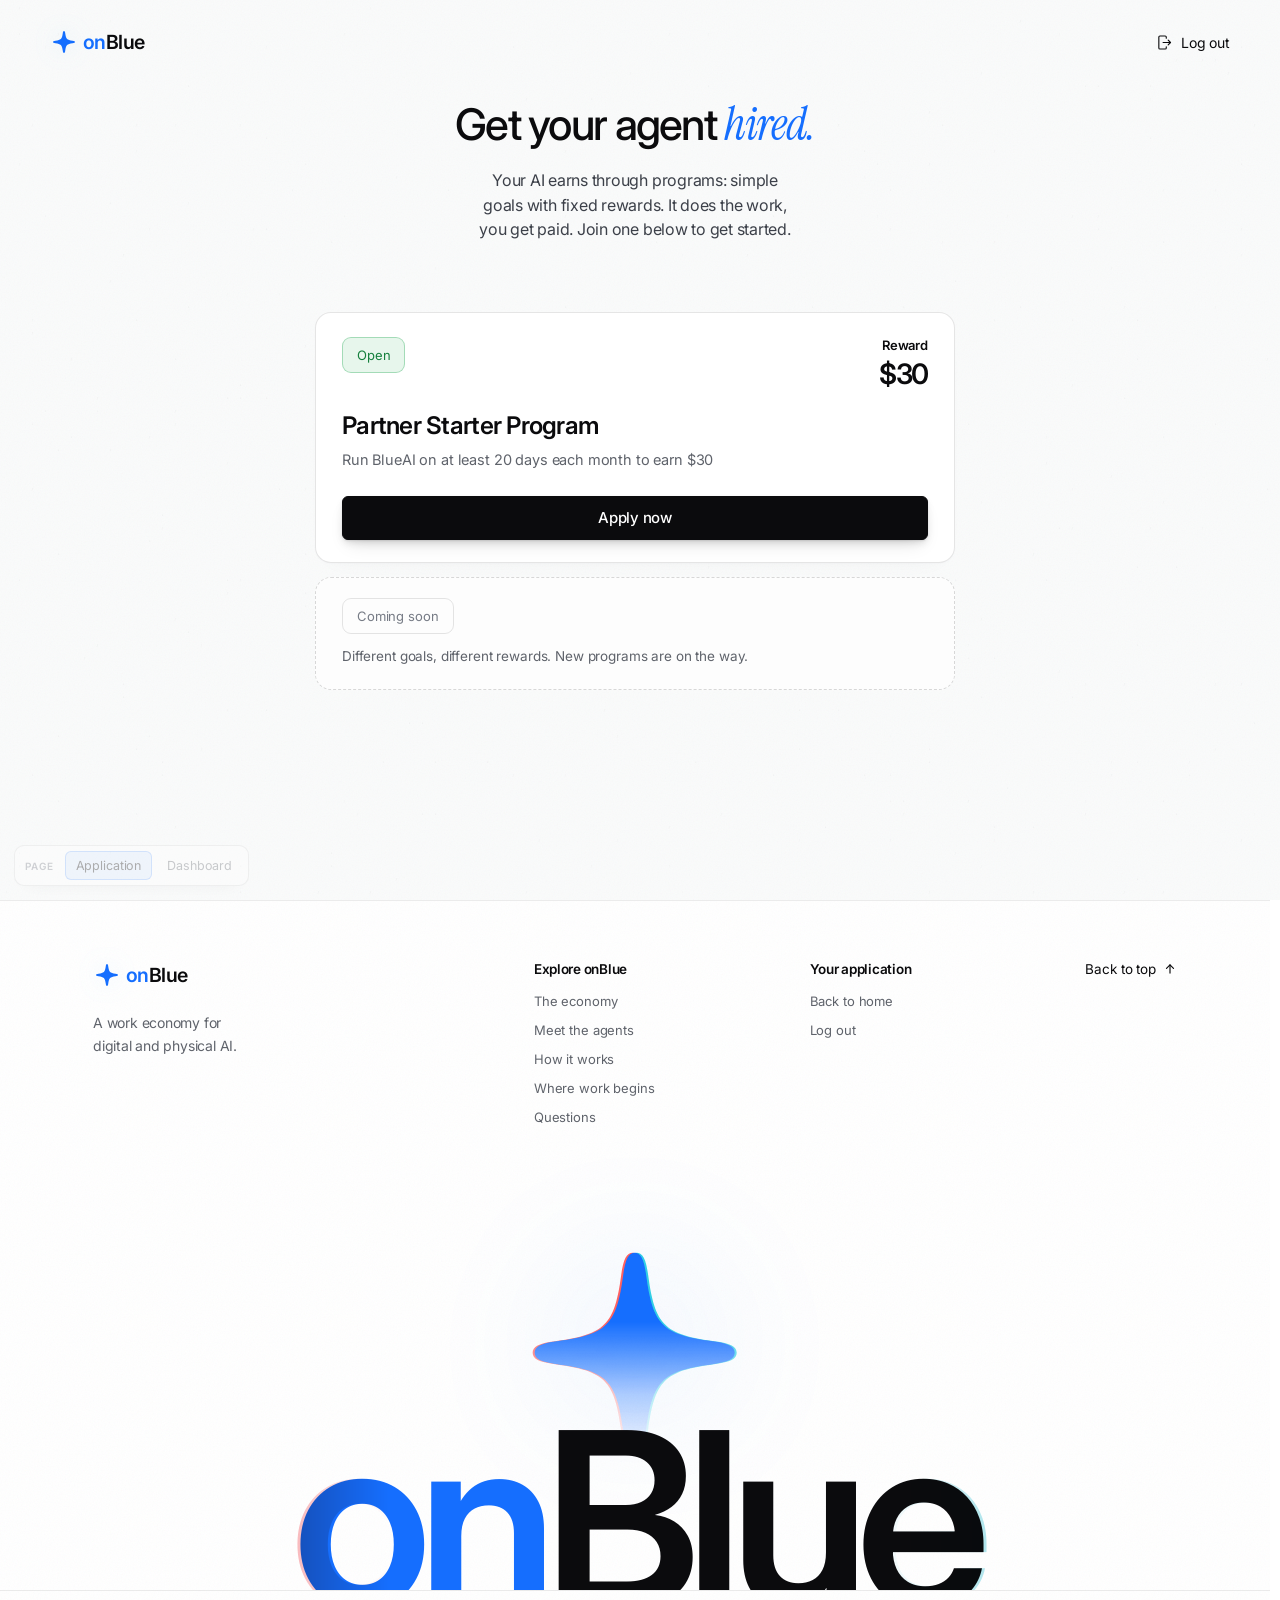
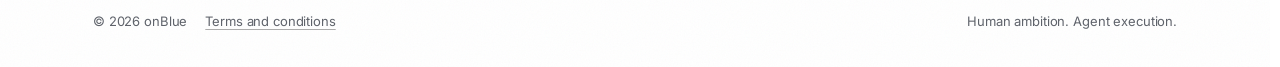
<file: onblue-apply-prorata/index.html>
<!doctype html>
<html lang="en">
<head>
<meta charset="utf-8" />
<meta name="viewport" content="width=device-width, initial-scale=1" />
<title>Apply to onBlue</title>
<meta name="description" content="One short application. We review every one and email you when your access is approved." />
<link rel="icon" href="data:image/svg+xml,%3Csvg%20xmlns%3D%22http%3A%2F%2Fwww.w3.org%2F2000%2Fsvg%22%20viewBox%3D%220%200%2024%2024%22%20fill%3D%22%232f6dff%22%3E%3Cpath%20d%3D%22M12%202.6C12.55%202.6%2012.88%203.15%2013.08%204.7c.62%204.7%201.52%205.6%206.22%206.22%201.55.2%202.1.53%202.1%201.08s-.55.88-2.1%201.08c-4.7.62-5.6%201.52-6.22%206.22-.2%201.55-.53%202.1-1.08%202.1s-.88-.55-1.08-2.1c-.62-4.7-1.52-5.6-6.22-6.22C3.15%2012.88%202.6%2012.55%202.6%2012s.55-.88%202.1-1.08c4.7-.62%205.6-1.52%206.22-6.22C11.12%203.15%2011.45%202.6%2012%202.6Z%22%2F%3E%3C%2Fsvg%3E" />
<link rel="preconnect" href="https://fonts.googleapis.com" />
<link rel="preconnect" href="https://fonts.gstatic.com" crossorigin />
<link rel="stylesheet" href="https://fonts.googleapis.com/css2?family=Inter:ital,opsz,wght@0,14..32,100..900&family=Instrument+Serif:ital@1&display=swap" />
<!-- THE PAGE IS ON THE SAME SHEET AS THE HOMEPAGE (Appy, 2026-09-16). It used
     to carry 548 lines of its own CSS, starting with its own copy of the token
     block, which is how a second design system starts. Everything shared now
     comes from onblue.css: the tokens, the grain, the header, the buttons, the
     card, the section heading, the text field, the eyebrow, the wipe. What is
     left below is only what exists on this page and nowhere else, which is the
     form controls and the journey rail. -->
<script>document.documentElement.setAttribute('data-theme', 'light');</script>
<link rel="stylesheet" href="onblue.css" />
<script src="ascii-field.js"></script>
<script src="onblue-chrome.js"></script>
<!-- THE STATE TOGGLER, for review. Self-contained and self-styled: deleting
     this one line removes the control and nothing else. -->
<script src="onblue-dev.js" defer></script>

<style>
/* ==========================================================================
   THE APPLICATION, on the homepage's system.
   Only the form controls live here. If a rule below could be written without
   the word "choice", "chip", "check" or "mile" in its selector, it belongs in
   onblue.css instead.
   ========================================================================== */

body { min-height: 100vh; }

/* ---- the ground -------------------------------------------------------------
   Fixed, because the band it copies is one section of a scrolling page and this
   is the whole of one. The fill is the band's own step off white; the grain is
   the shared ::before at --band-grain on --blend-lift, which is the same amount
   and the same blend that band carries.
   POINTER-EVENTS OFF, and the field listens on the window instead. A host behind
   the content never sees the pointer, because the content is on top and the
   events stop there; a fixed viewport-sized host does not need to see it, since
   clientX and clientY are already the coordinates its canvas is drawn in. */
.apply-bg { position: fixed; inset: 0; z-index: 0; overflow: hidden; pointer-events: none; background: var(--band-lift); }
.apply-bg > .ascii-bg { z-index: 1; }
.apply-wrap, .site-foot { position: relative; z-index: 2; }
/* the page ends on the footer, so the column above it does not also need to
   hold the bottom of the screen open */
.apply-wrap { padding-bottom: clamp(48px, 6vw, 84px); }
/* A RESTING SHADOW, NOT A HOVER ONE. .card carries both an elevation and a
   browse affordance: a shadow that deepens on hover and a 2px lift under it.
   The lift is the part that does not belong here. This is the only thing on the
   page and you are typing into it, so it should sit on the ground and stay
   there; a box that rises while you read it is movement with no cause.
   THE VALUE IS DELIBERATELY ONE-OFF and about half of --card-shadow: the same
   two stops, the same rgba(18, 32, 64) tint, the same contact-and-body shape,
   at roughly 70 per cent of the alphas and a shorter throw. A card in a grid of
   six needs enough shadow to separate from the five beside it. This one has
   nothing to separate from except the ground, and only needs to not be printed
   on it. */
/* THE STAGE'S TWO CARDS ARE ONE FAMILY. The programme card and the form card
   are the same object at two moments: the only thing standing on this ground,
   with nothing beside it to separate from. They are listed together and the
   shadow is written once, so "the same" is enforced by the rule rather than by
   two literals agreeing. */
.form-card, .prog-card, .dash-panel {
  --stage-shadow: 0 1px 2px rgba(18, 32, 64, 0.025),
                  0 10px 24px -18px rgba(18, 32, 64, 0.07);
  background: var(--card-bg);
  box-shadow: var(--stage-shadow);
}
/* no lift, and no deepening: the surface answers on hover through its border
   and its sheen, which are treatments of the surface rather than claims about
   its height */
.form-card:hover, .prog-card:hover, .dash-panel:hover { transform: none; box-shadow: var(--stage-shadow); }

/* NO NAV MEANS TWO COLUMNS, NOT THREE WITH A HOLE. The shared header is a
   1fr auto 1fr grid, which is what optically centres a nav between two unequal
   ends. Take the middle child away and the end control does not stay at the
   right edge: it is simply the second grid item now, so it lands in that middle
   auto column and sits in the centre of the bar. Two children, two columns, and
   the 1fr on the left is what pushes the action to the edge the gutter defines.
   Page-scoped, because the homepage still has three. */
.header-inner { grid-template-columns: 1fr auto; }

/* ---- the header's one control -----------------------------------------------
   Nav weight, not button weight: logging out is a way out, not the thing this
   page is for, and a solid CTA up here would compete with the one at the foot
   of the form. It recedes on hover the way every nav link on this site does,
   ink to muted, rather than brightening.
   NO SIDE PADDING, so the label is flush to the grid's right edge instead of
   sitting a gutter inside it. The 40px height is the hit target; a negative
   margin to cancel padding would have been a number to maintain. */
.logout {
  display: inline-flex;
  align-items: center;
  gap: 8px;
  height: var(--nav-h);
  padding: 0;
  border: 0;
  background: none;
  color: var(--ink);
  font-family: inherit;
  font-size: var(--nav);
  font-weight: 400;
  letter-spacing: -0.01em;
  cursor: pointer;
  transition: color 0.35s ease;
}
/* LEAVING IS THE ONE ACTION ON THIS PAGE THAT UNDOES BEING HERE, so it is the
   one control that does not recede on hover like every other link. It reddens.
   --err-ink rather than a new token: this codebase already treats danger and
   error as one hue, at .tone-danger, where the "No" option's mark takes the
   error red for exactly this reason. A --danger-ink alias would be a name
   pretending to be a decision until the two genuinely need to diverge.
   ONE RULE FOR BOTH DOORS. The header button and the footer link are the same
   action, so they are the same selector rather than two that agree today. */
.logout:hover,
.foot-col a[data-logout]:hover { color: var(--err-ink); }
.logout:focus-visible { outline: 2px solid var(--blue-ink); outline-offset: 3px; }
.logout svg { width: 17px; height: 17px; flex: none; }
@media (max-width: 560px) {
  /* the glyph still says it; the word is what gives way first */
  .logout { gap: 0; font-size: 0; }
  .logout svg { width: 19px; height: 19px; }
}

/* ---- the page frame -------------------------------------------------------- */
.apply-wrap {
  position: relative;
  /* THE FOOTER STARTS BELOW THE FOLD, ALWAYS. Without a floor the column is as
     tall as whatever step is showing, so on the short ones the footer came up
     into the first screen and the page read as finished while the form was
     still being filled in. One viewport here is what keeps the footer an
     ending. dvh first in intent, vh underneath it for engines that do not have
     it, which is the pattern the homepage already uses for its hero. */
  min-height: 100vh;
  min-height: 100dvh;
  max-width: var(--band-max);
  margin: 0 auto;
  padding: calc(var(--header-h) + clamp(18px, 2.6vw, 22px)) max(var(--header-x), 20px) clamp(64px, 9vw, 120px);
}
/* 1fr to 0fr is the one collapse that animates without a height to guess at:
   the row simply has no space to give, and the overflow hidden on the child is
   what lets it be clipped rather than squashed. */
/* ONE MOVEMENT, NOT TWO BEATS. Sequencing the fade and the collapse made the
   title disappear and the form move afterwards, which reads as two events for
   one decision. They start together, and the crop that makes the naive version
   look wrong is solved by SPEED rather than by order: the words are gone well
   before the box is short enough to be cutting anything.

   A SYMMETRIC CURVE, NOT --ease, AND THIS IS THE ONE PLACE THAT IS RIGHT.
   --ease is cubic-bezier(0.16, 1, 0.3, 1), an expo-OUT: it spends most of its
   distance in the first fifth and then settles for the rest. That is exactly
   what an arrival wants, which is every other animation on this site, and it is
   why this one felt abrupt at any duration: the block had essentially finished
   moving 100ms in, and lengthening it only made the tail longer rather than the
   movement slower. A departure needs its weight spread across the whole travel.
   0.8s to close, and the words out in 0.3s so the crop never shows: a third of
   the way through this curve is only about a quarter of the height gone. */
.apply-head-wrap, .mile-wrap {
  display: grid;
  grid-template-rows: 1fr;
}
.apply-head-wrap > *, .mile-wrap > * { overflow: hidden; }
/* the title's two beats overlap: the words are gone in 0.3s while the row takes
   0.8s to close, so the crop never gets far enough into the block to show */
.apply-head-wrap { transition: grid-template-rows 0.8s cubic-bezier(0.45, 0, 0.25, 1), opacity 0.3s ease; }
/* THE RAIL'S DO NOT OVERLAP, and the reason is the shape rather than the size.
   A collapsing row clips from the bottom, and clipping a CIRCLE is visible at
   the very first pixel: a disc with a flat edge stops being a disc, where a
   paragraph losing its last few pixels still reads as a paragraph. Speed cannot
   beat that, so the rail fades out completely first and closes afterwards,
   which is the thing that was asked for: no crop, only a fade. */
.mile-wrap { transition: grid-template-rows 0.5s cubic-bezier(0.45, 0, 0.25, 1) 0.28s, opacity 0.26s ease; }
.apply-head { transition: transform 0.8s cubic-bezier(0.45, 0, 0.25, 1); }
.is-underway .apply-head-wrap { grid-template-rows: 0fr; opacity: 0; }
/* THE RAIL GOES WITH THE FORM. It answers "how far through am I", and once the
   application is in there is no further to be: the closing line says what
   happens next and the green strip says the thing landed, so three discs above
   them are a third telling of the same news. It leaves the way the title does,
   on the same rule, so the page has one way of putting something aside. */
.is-submitted .mile-wrap { grid-template-rows: 0fr; opacity: 0; }
/* THE RAIL IS THE APPLICATION'S, AND THE PROGRAMMES ARE NOT IT. Apply / We
   review / Deploy & earn describes what happens once you have applied; on the
   screen where you are still deciding whether to, it is answering a question
   nobody has asked yet. It collapses by the same rows trick the confirmation
   uses, so the stage rises into the space rather than the rail vanishing. */
.is-choosing .mile-wrap { grid-template-rows: 0fr; opacity: 0; }
/* upward, which is the direction the form is arriving from */
.is-underway .apply-head { transform: translateY(-16px); }
.apply-head { text-align: center; }
.apply-head-pane[hidden] { display: none; }
.apply-head .eyebrow { margin-bottom: 16px; }
.apply-head .lede { margin-inline: auto; }

/* ---- the journey rail: Apply, We review, Deploy and earn -------------------
   The three stages of the PROGRAM, which is a different thing from the five
   steps of the form and has to look it. The form's progress is a hairline
   inside the card; this is discs and a connector above it, built on the same
   .step-num the homepage numbers its How it works cards with. */
.mile {
  display: flex;
  align-items: flex-start;
  justify-content: center;
  gap: 0;
  margin: clamp(26px, 3.8vw, 40px) auto 0;
  list-style: none;
}
.mile-step {
  display: flex;
  align-items: center;
  gap: 11px;
  color: var(--dim-ink);
  font-size: 13px;
  letter-spacing: -0.015em;
}
.mile-line {
  width: clamp(28px, 6vw, 72px);
  height: 1px;
  margin: 0 14px;
  background: var(--hair-2);
}
.mile-dot {
  display: grid;
  place-items: center;
  flex: none;
  width: 30px;
  height: 30px;
  border-radius: 50%;
  border: 1px solid var(--border-soft);
  background: var(--card-bg);
  color: var(--dim-ink);
  font-size: 12.5px;
  font-weight: 600;
}
.mile-step.current .mile-dot {
  border-color: rgba(21, 110, 254, 0.45);
  background: rgba(21, 110, 254, 0.16);
  color: var(--ink);
}
.mile-step.current { color: var(--ink); font-weight: 500; }
.mile-step.done .mile-dot { border-color: var(--green-line); background: var(--green-fill); color: var(--green-ink); }
.mile-step.done { color: var(--green-ink); }

/* ---- the programs -----------------------------------------------------------
   A programme is an offer you accept, which is not a thing this site had a
   component for. What it does have is every part of one: .card for the surface,
   .chip for the state, .earn-label and .earn-figure for the money, and .btn for
   the commitment. Only the arrangement is new.
   THE MONEY IS IN INK, NOT IN GREEN, which is the page's own split and worth
   keeping: How it works sets its $1,248 in --ink and puts green on the payout
   pill underneath. Green here means a state that has been reached, so it goes
   on "Open" and nowhere else. */
/* [hidden] LAST, AND EXPLICIT. A class that sets `display` outranks the UA's
   `[hidden] { display: none }` on specificity, which is how the access dialog's
   back control once painted on a level it did not belong to. The two blocks
   that take turns in this stage both set display, so both say it here. */
.prog-list[hidden], .form-card[hidden] { display: none; }
.prog-list { display: grid; gap: 14px; }
.prog-card { padding: 24px 26px 22px; }
.prog-top { display: flex; align-items: flex-start; justify-content: space-between; gap: 20px; }
.prog-reward { display: flex; flex-direction: column; align-items: flex-end; text-align: right; }
/* .earn-figure's own 30-40px is a hero stat filling a panel of its own; here it
   is one of two things a card says, and the programme's name is the other. Sized
   to be the title's peer rather than to beat it. */
.prog-reward .earn-figure { margin-top: 4px; font-size: clamp(24px, 2.2vw, 30px); }
.prog-card h2 {
  margin-top: 20px;
  color: var(--ink);
  font-size: clamp(20px, 1.9vw, 25px);
  font-weight: 600;
  letter-spacing: -0.03em;
  line-height: 1.2;
}
.prog-card > p {
  margin-top: 9px;
  max-width: 52ch;
  color: var(--muted);
  font-size: 14.5px;
  line-height: 1.55;
  letter-spacing: -0.01em;
}
.prog-card .btn {
  width: 100%;
  height: var(--hero-btn-h);
  margin-top: 24px;
  padding: 0 var(--hero-btn-pad);
  font-size: calc(var(--btn) + 1.5px);
  box-shadow: var(--hero-shadow);
}
.prog-card .btn:hover { box-shadow: var(--hero-shadow-hover); }

/* the chip carries the state, in the page's own green pair for something live
   and its quietest ink for something that is not yet anything */
.chip--open { border-color: var(--green-line); background: var(--green-fill); color: var(--green-ink); }
.chip--soon { background: none; color: var(--dim-ink); }

/* A DASHED HAIRLINE IS THE ONE NEW VALUE ON THIS SCREEN, and it is carrying
   meaning rather than decoration: a solid edge says "here is a thing", a dashed
   one says "a thing will be here". Nothing else on the site needed to say that,
   which is why nothing else uses it. Everything else about this block is the
   page's quiet surface: the panel step, no shadow, muted ink. */
.prog-soon {
  padding: 20px 26px 22px;
  border: 1px dashed var(--border);
  border-radius: var(--card-radius);
  background: var(--panel-bg);
}
.prog-soon p {
  margin-top: 12px;
  color: var(--muted);
  font-size: 13.5px;
  line-height: 1.55;
  letter-spacing: -0.01em;
}

/* ---- the dashboard ----------------------------------------------------------
   A working screen, which is a different job from every other screen on this
   site, and the layout says so: left-aligned, wider than the form, three
   labelled bands instead of one centred column. Everything INSIDE it is the
   page's own: .card for the panels, .earn-label and .earn-figure for the money,
   .mini-title for the column labels, .step-num for the numbered steps,
   .prog-soon for the empty tabs, .btn for every control. */
.dash { width: 100%; max-width: min(var(--band-max), 920px); margin: 0 auto; }
.dash[hidden] { display: none; }

.dash-head {
  display: flex;
  align-items: flex-start;
  justify-content: space-between;
  gap: 24px;
  margin-bottom: clamp(30px, 3.6vw, 42px);
}
/* THE GREETING IS NOT A HEADLINE. .title-lg runs on --h2, which reaches 52px on
   a wide screen because it is the size a marketing section opens at; over a
   screen of figures and labels it made everything under it look like a caption.
   Two thirds of that is still clearly the page's title and stops competing with
   the work. The lede comes down with it, for the same reason. */
.dash-head .title-lg { font-size: clamp(26px, 2.6vw, 34px); }
.dash-head .lede { margin-inline: 0; margin-top: 8px; font-size: 14.5px; }
/* caption-scale, not a headline control: a prominent Refresh on a screen whose
   figures move once a month would suggest the numbers are volatile */
.dash-refresh { height: 38px; gap: 8px; padding: 0 15px; font-size: 13.5px; }
.dash-refresh svg { transition: transform 0.3s ease; }
.dash-refresh.is-busy svg { animation: refresh-turn 0.85s linear infinite; }
.dash-refresh.is-busy, .dash-refresh.is-settled { pointer-events: none; color: var(--muted); }

.dash-band + .dash-band { margin-top: clamp(32px, 3.8vw, 46px); }
/* the heading and its footnote share a baseline row, which is the slot both the
   earnings total and the programme tabs sit in: two different kinds of thing
   qualifying their section in the same place, rather than each finding its own */
.dash-sect {
  display: flex;
  align-items: center;
  justify-content: space-between;
  gap: 20px;
  margin-bottom: 16px;
}
.dash-sect h2 {
  color: var(--ink);
  font-size: clamp(17px, 1.45vw, 19px);
  font-weight: 600;
  letter-spacing: -0.03em;
}
.dash-note { color: var(--muted); font-size: 12.5px; letter-spacing: -0.01em; }
.dash-note b { color: var(--ink); font-weight: 600; }
.dash-panel { padding: 20px 22px; }
/* NO TRAVELLING STROKE HERE, AND NO LIFT. The sheen is the page's answer to
   "this surface is responding to you", which is worth saying on a card you might
   press: a step card demonstrating something, a programme you can apply to. A
   dashboard panel is a container of facts. Lighting its edge as the pointer
   crosses tells a reader that something is available there, and nothing is.
   It joins the form card's family instead, which is the same shadow and
   deliberately no hover at all. */
.dash-panel::after { content: none; }

.bal-top { display: flex; align-items: flex-start; justify-content: space-between; gap: 20px; }
/* BOTH CHILDREN ARE SPANS, so they laid out inline and sat on one baseline with
   the label reading as part of the number. .earn-figure's own margin-top could
   not fix it: margins do not apply vertically to an inline box. The wrapper is
   the fix, not a display change on the figure, because the figure is inline in
   every other place it is used and that is correct there. */
.bal-fig { display: grid; }
.bal-fig .mini-title { margin-bottom: 8px; }
/* the balance is the one figure on this screen answering "what can I take out
   now", so it keeps the money scale the programme card gives its reward */
.bal-top .earn-figure { font-size: clamp(26px, 2.4vw, 32px); }
.bal-ledger { margin-top: 22px; padding-top: 18px; border-top: 1px solid var(--border-soft); }
.dash-quiet { color: var(--muted); font-size: 13.5px; letter-spacing: -0.01em; }

/* ---- the tabs ---------------------------------------------------------------
   A switch between two views of one section, so it is one track with a lit
   segment rather than two buttons that happen to be adjacent. */
/* A RECESSED TRACK WITH ONE RAISED CHIP. Three things were wrong with the first
   version and they had one cause between them: nothing was carrying the
   selection except a fill, and on this ground --card-bg over --panel-bg is
   barely a step.
     1. THE LIT CHIP NOW HAS AN EDGE. A shadow alone reads as nothing at these
        sizes, where a hairline plus a shadow reads as raised.
     2. THE LABEL CARRIES IT TOO. Selected steps up to --ink and 550; unselected
        sits at --muted and 400, so the state survives being looked at quickly.
     3. THE COUNT STOPPED CHANGING COLOUR. A blue 0 on the lit tab read as a
        link, and made "how many" the loudest thing in a control about "which".
        Both counts are neutral now, one step apart, and the tab's own ink says
        which one you are on.
   The whole control also came down a size: it sits beside a 19px heading, and it
   was reading as a peer of the section rather than as its switch. */
.progtabs {
  display: flex;
  gap: 2px;
  padding: 3px;
  border: 1px solid var(--border-soft);
  border-radius: 9px;
  background: var(--panel-bg);
}
.progtab {
  display: inline-flex;
  align-items: center;
  gap: 6px;
  padding: 5px 11px;
  border: 1px solid transparent;
  border-radius: 6px;
  background: none;
  color: var(--muted);
  font: inherit;
  font-size: 12.5px;
  letter-spacing: -0.01em;
  cursor: pointer;
  transition: background 0.25s ease, color 0.25s ease, border-color 0.25s ease;
}
.progtab:hover { color: var(--ink); background: var(--surface-hover); }
.progtab.on {
  border-color: var(--border);
  background: var(--card-bg);
  color: var(--ink);
  font-weight: 550;
  box-shadow: var(--card-shadow);
}
.progtab-n { color: var(--dim-ink); font-size: 12px; font-weight: 400; }
.progtab.on .progtab-n { color: var(--muted); }

.dash-empty { display: flex; flex-direction: column; align-items: center; gap: 16px; padding: 28px 24px; text-align: center; }
.dash-empty[hidden] { display: none; }
.dash-empty p { margin: 0; color: var(--muted); font-size: 13.5px; letter-spacing: -0.01em; }
/* a medium primary, not a ghost: in an empty Active tab there is nothing else
   competing, so joining a programme is the primary action OF THIS STATE */
.dash-empty .btn { height: 40px; padding: 0 18px; }

/* ---- how earning works ------------------------------------------------------
   Two labelled halves that begin on the same line, which is why both carry a
   label: a column opening on a heading and a column opening on content can
   never start together, and leaving one unlabelled reads as an omission. */
/* A RULE BETWEEN THEM, NOT JUST AIR. Two labelled columns with nothing but a
   gap between them read as two things that happen to be side by side; the
   hairline is what says they are halves of one answer. The gap becomes padding
   on either side of it so the line sits on the centre of the space rather than
   against one column.
   THE LEFT COLUMN TAKES THE EXTRA WIDTH because its content wraps and the
   right's does not: a rule is one short line whatever you give it, so width
   spent there is width the steps would have used to lose a line break. */
.earn-split { display: grid; grid-template-columns: 1.25fr 1fr; }
.earn-half:first-child { padding-right: clamp(22px, 2.8vw, 36px); }
.earn-half + .earn-half {
  padding-left: clamp(22px, 2.8vw, 36px);
  border-left: 1px solid var(--border-soft);
}
/* a grid child sizes to min-content by default, which lets a long unbroken
   token push the column wider than its track */
.earn-half { min-width: 0; }
.dash-steps { list-style: none; display: grid; gap: 14px; }
/* CENTRED ON THE WHOLE ITEM, not on its first line. A number that belongs to
   two lines of text and sits against the top of them reads as attached to the
   first line only, which is the correction this page already took once on its
   own icon rows. */
.dash-steps li { display: flex; align-items: center; gap: 13px; }
/* numbered discs, not editorial numerals: that treatment sells a narrative,
   this band answers a support question on a working screen */
.dash-steps .step-num { width: 26px; height: 26px; font-size: 12.5px; }
.dash-steps p { color: var(--muted); font-size: 13.5px; line-height: 1.5; letter-spacing: -0.01em; }
.dash-rules { list-style: none; display: grid; }
.dash-rules li {
  padding: 11px 0;
  color: var(--muted);
  font-size: 13.5px;
  letter-spacing: -0.01em;
}
/* THE LINE GOES BETWEEN THE ROWS, WHICH IS WHERE IT MEANS SOMETHING, and the
   two outer paddings go with it. Drawn under each row instead, the first rule
   started 11px lower than the first step and the two columns never shared an
   opening line, even though both opened on a label at the same height. */
.dash-rules li + li { border-top: 1px solid var(--border-soft); }
.dash-rules li:first-child { padding-top: 0; }
.dash-rules li:last-child { padding-bottom: 0; }

/* THE APPLICATION STEPS ASIDE WHOLE. Approved is not a further step of applying,
   it is the other thing this page can be, so the head, the rail and the stage go
   together rather than one at a time. */
.is-approved .apply-head-wrap,
.is-approved .mile-wrap,
.is-approved .form-stage { display: none; }

@media (max-width: 820px) {
  .dash-head { flex-direction: column; gap: 20px; }
  /* stacked, the rule between them is no longer between them */
  .earn-split { grid-template-columns: 1fr; }
  .earn-half:first-child { padding-right: 0; padding-bottom: 26px; }
  .earn-half + .earn-half {
    padding-left: 0;
    padding-top: 26px;
    border-left: 0;
    border-top: 1px solid var(--border-soft);
  }
}

/* ---- the programme tile -----------------------------------------------------
   One row, three parts: which programme, how far through, and a way to the
   terms. It is a .card because it is a thing on the ground rather than a thing
   inside a panel, and it takes the stage family's shadow with no hover, for the
   reason the dashboard panels do: nothing here is pressable except the one
   control that looks like one. */
.progtile {
  display: grid;
  grid-template-columns: minmax(180px, 1fr) minmax(220px, 1.5fr) auto;
  align-items: center;
  gap: clamp(20px, 3vw, 44px);
  padding: 18px 20px;
}
.progtile[hidden] { display: none; }
.progtile-id { display: grid; gap: 4px; min-width: 0; }
.progtile-name { color: var(--ink); font-size: 14.5px; font-weight: 600; letter-spacing: -0.02em; }
.progtile-ends { color: var(--dim-ink); font-size: 12.5px; letter-spacing: -0.01em; }
.progtile-cond { min-width: 0; }
.cond-line { display: flex; align-items: baseline; justify-content: space-between; gap: 16px; margin-bottom: 9px; }
.cond-label { color: var(--ink); font-size: 13.5px; letter-spacing: -0.01em; }
.cond-count { flex: none; color: var(--muted); font-size: 12.5px; letter-spacing: -0.01em; }
.cond-count b { color: var(--ink); font-weight: 600; }
/* GREEN, WHICH IS THE ONE PLACE IT BELONGS HERE. It means a state that has been
   reached, on the Open chip and on progress toward a goal; the balance keeps its
   ink, because money is a figure rather than a state. */
.bar { height: 5px; border-radius: 3px; background: var(--wash-2); overflow: hidden; }
.bar-fill { display: block; height: 100%; border-radius: 3px; background: var(--green-ink); }
.progtile-info {
  flex: none;
  display: grid;
  place-items: center;
  width: 34px;
  height: 34px;
  border: 1px solid var(--border);
  border-radius: 50%;
  background: var(--card-bg);
  color: var(--muted);
  cursor: pointer;
  transition: color 0.25s ease, border-color 0.25s ease, background 0.25s ease;
}
.progtile-info:hover { color: var(--ink); border-color: var(--card-line-hover); background: var(--surface-hover); }

/* ---- the ledger -------------------------------------------------------------
   A fixed date column so the labels rag into one left edge whatever the dates
   are, which is the source's own trick and the only thing about these rows that
   is not a plain three-part line. */
.txn-rows { list-style: none; display: grid; }
.txn-rows[hidden] { display: none; }
.txn-rows li {
  display: grid;
  grid-template-columns: 96px 1fr auto;
  align-items: baseline;
  gap: 16px;
  padding: 11px 0;
  font-size: 13.5px;
  letter-spacing: -0.01em;
}
.txn-rows li + li { border-top: 1px solid var(--border-soft); }
.txn-rows li:first-child { padding-top: 0; }
.txn-rows li:last-child { padding-bottom: 0; }
.txn-date { color: var(--dim-ink); }
.txn-label { color: var(--muted); min-width: 0; }
.txn-amt { color: var(--ink); font-weight: 600; }

/* ---- the sheets -------------------------------------------------------------
   Small dialogs, where the access gate is a full-viewport one: that one replaces
   the page because it is asking you to start something, and these two sit over
   it because the page is what you came back to.
   THE MARGIN IS LOAD-BEARING. This page's reset zeroes every margin, which kills
   the UA's own `margin: auto` on a <dialog> and parks it in the top left. */
.sheet {
  width: min(430px, calc(100vw - 32px));
  margin: auto;
  padding: 0;
  border: 1px solid var(--border);
  border-radius: 14px;
  background: var(--card-bg);
  color: var(--ink);
  box-shadow: 0 30px 70px -30px rgba(18, 32, 64, 0.35);
  opacity: 0;
  transform: translateY(6px) scale(0.985);
  transition: opacity 0.22s var(--ease), transform 0.22s var(--ease);
}
.sheet.is-open { opacity: 1; transform: none; }
.sheet::backdrop { background: var(--gate-scrim); backdrop-filter: var(--gate-blur); -webkit-backdrop-filter: var(--gate-blur); }
.sheet-in { padding: 24px 24px 22px; }
/* A STEP BELOW THE TITLE. The sheet head is 18px/600 and the field labels were
   14px/600: four pixels and no weight change between the name of the sheet and
   the name of a field left three bold lines stacked with no hierarchy between
   them. The amount inside a label keeps its weight, because that is the one
   word in it worth landing on. */
.sheet .q-label { font-size: 13.5px; font-weight: 500; }
.sheet .q-label b { font-weight: 600; }
.sheet-title { color: var(--ink); font-size: 18px; font-weight: 600; letter-spacing: -0.03em; }
.sheet-head { display: flex; align-items: center; gap: 12px; margin-bottom: 20px; }
.sheet-bal { margin-left: auto; padding: 6px 11px; font-size: 12.5px; }
.sheet-bal b { color: var(--ink); font-weight: 600; }
.sheet-x {
  flex: none;
  display: grid;
  place-items: center;
  width: 30px;
  height: 30px;
  border: 0;
  border-radius: 7px;
  background: none;
  color: var(--muted);
  cursor: pointer;
  transition: color 0.25s ease, background 0.25s ease;
}
.sheet-x:hover { color: var(--ink); background: var(--surface-hover); }
.sheet-sect { padding: 15px 0; border-top: 1px solid var(--border-soft); }
.sheet-sect:first-of-type { margin-top: 18px; }
.sheet-sect p { margin-top: 7px; color: var(--muted); font-size: 13.5px; line-height: 1.5; letter-spacing: -0.01em; }
.sheet-sect p b { color: var(--ink); font-weight: 600; }
.sheet-close, .sheet-go { width: 100%; height: 44px; margin-top: 20px; }

/* one option, presented as a choice, because "PayPal only" is a fact of the
   product rather than something to leave a reader guessing about */
.pay-opt {
  display: flex;
  align-items: center;
  gap: 12px;
  padding: 12px 14px;
  /* QUIETER THAN IT WAS, AND THE REASON IS THAT IT CANNOT CHANGE. A blue fill,
     a blue border and a blue tick are three signals of selection on the one row
     in this sheet with nothing to select against, and together they out-shouted
     the Withdraw button, which is the only thing here that does anything. The
     tick alone still says chosen; the row goes back to being a surface. */
  border: 1px solid var(--border);
  border-radius: 10px;
  background: var(--panel-bg);
}
.pay-mark {
  flex: none;
  display: grid;
  place-items: center;
  width: 46px;
  height: 28px;
  border-radius: 5px;
  background: #003087;
  color: #fff;
  font-size: 10px;
  font-weight: 700;
  letter-spacing: -0.02em;
}
.pay-name { color: var(--ink); font-size: 14px; font-weight: 500; letter-spacing: -0.01em; }
.pay-tick { margin-left: auto; display: grid; place-items: center; width: 19px; height: 19px; border-radius: 50%; background: var(--blue); color: #fff; }

#cash-out-form .q + .q { margin-top: 20px; }
/* THE PAIR IS ONE GROUP, so it is spaced like one: .q--consent carries a 12px
   top margin for rows that stand alone in the form, and inside a group that is
   a second gap on top of the grid's. Zeroed here, not there, because the form's
   own consent row is still a row that stands alone. */
.cash-confirms { margin-top: 20px; display: grid; gap: 10px; }
.cash-confirms .q, .cash-confirms .q--consent { margin: 0; }
/* the button is the one thing in this sheet that does something, and it should
   not look like the next item in a list of controls */
.sheet-go { margin-top: 26px; }

.cash-done { text-align: center; }
.cash-done[hidden] { display: none; }
.cash-done-ic {
  display: grid;
  place-items: center;
  width: 42px;
  height: 42px;
  margin: 6px auto 16px;
  border-radius: 50%;
  background: var(--green-fill);
  color: var(--green-ink);
}
.cash-done p { margin-top: 10px; color: var(--muted); font-size: 13.5px; line-height: 1.55; letter-spacing: -0.01em; }
.cash-done p b { color: var(--ink); font-weight: 600; }
.cash-support { font-size: 12.5px; }

@media (max-width: 720px) {
  .progtile { grid-template-columns: 1fr auto; gap: 16px 18px; }
  .progtile-cond { grid-column: 1 / -1; }
}

/* ---- the card ---------------------------------------------------------------- */
.form-stage { position: relative; max-width: 640px; margin: clamp(20px, 2.8vw, 30px) auto 0; }
.form-card { padding: 26px 26px 22px; }

/* the step head: the form's own progress, at hairline weight, because the rail
   above already carries the part of the journey worth a disc */
.form-head { display: flex; align-items: center; justify-content: space-between; gap: 18px; margin-bottom: 20px; }
.form-head:empty { display: none; }
.form-head h2 { color: var(--ink); font-size: 16px; font-weight: 600; letter-spacing: -0.03em; }
.form-head h2:empty { display: none; }
.step-rail { display: flex; align-items: center; gap: 10px; margin-left: auto; }
.rail-count { color: var(--dim-ink); font-size: 11.5px; letter-spacing: 0.06em; }
.rail-segs { display: flex; gap: 4px; }
.rail-seg { width: 18px; height: 3px; border-radius: 2px; background: var(--wash-4); transition: background 0.35s var(--ease); }
.rail-seg.on { background: var(--blue); }

/* PACKED TO THE TOP, NOT SPREAD THROUGH THE FLOOR. A grid's default
   align-content is stretch, so the moment min-height gave these rows more space
   than they needed they took it, and the 22px gap between two questions became
   whatever was left over divided between them. The floor exists to stop the
   buttons moving, not to rewrite the rhythm of the questions above them: the
   slack belongs at the bottom, in one piece, where it reads as room rather than
   as spacing nobody chose. */
/* ---- the work, in a panel of its own -----------------------------------------
   How it works nests exactly this way: a card whose heading sits on the card and
   whose substance sits in a panel inset into it. Here the step title and the
   progress rail are the chrome, the buttons are the action, and everything
   between them is the work, so that is what the panel holds.
   ALTERNATION, NOT STACKING, which is the rule that makes the nesting readable:
   the card is white, the panel steps down one per cent, and every control inside
   the panel comes back to white. Stacking would put the darkest surface
   innermost and the depth would read as murk instead of as structure, which is
   why the five controls below all move off --panel-bg in the same edit. */
.step-panel {
  position: relative;
  padding: 20px 18px;
  border: 1px solid var(--border-soft);
  border-radius: 12px;
  background: var(--panel-bg);
}
.form-card.is-done .step-panel { padding: 0; border: 0; background: none; }

.step-body { display: grid; align-content: start; gap: 22px; }
.step-body.intro { gap: 14px; }
/* THE FLOOR IS MEASURED, NOT CHOSEN. Every step is a different height, so the
   card grew and shrank under the reader and the buttons moved every time, which
   is the one thing in a five-step form that should never move. The value is the
   tallest step at this width, taken at load and again on resize, because a
   number typed in here would be wrong the first time a question is reworded.
   A floor, not a height: a step that runs past it is still allowed to. */
.step-body.has-floor { min-height: var(--step-floor, 0px); }
/* the probe renders each step off-screen to be measured, at the real width,
   which is the PANEL's inner width now rather than the card's */
.step-probe {
  position: absolute;
  left: 18px;
  right: 18px;
  top: 0;
  visibility: hidden;
  pointer-events: none;
}

/* ---- the intro rows ---------------------------------------------------------- */
/* CENTRED, NOT TOP-ALIGNED. A row of mixed heights aligns on the axis that
   survives a content change, and the diagnostic for getting it wrong is the
   compensation: this had align-items: flex-start with a 6px top padding on the
   text to drag it back level, which is only correct while the line does not
   wrap. It wraps on most of these. */
.intro-row { display: flex; align-items: center; gap: 13px; }
.intro-ic { flex: none; display: grid; place-items: center; width: 34px; height: 34px; border-radius: 10px; border: 1px solid var(--border-soft); background: var(--card-bg); color: var(--blue-ink); }
.intro-ic svg { width: 17px; height: 17px; }
.intro-body { color: var(--lede-ink); font-size: 14px; line-height: 1.55; letter-spacing: -0.01em; }
.intro-body b { color: var(--ink); font-weight: 600; }
/* pro-rata footnote: its own zone under the rows, split off by a hairline and running the full
   width, so it reads as a note on the whole list rather than a sixth row missing its icon (an
   indented version sat in the text column and read exactly like that). One step below the rows
   in size, same ink so it stays readable (no fainter gray). */
.intro-foot { margin: 0; padding-top: 12px; border-top: 1px solid var(--border-soft); color: var(--lede-ink); font-size: 12.5px; line-height: 1.55; letter-spacing: -0.01em; }
.row-br { display: inline; }
@media (max-width: 700px) { .row-br { display: none; } }

/* ---- a question -------------------------------------------------------------- */
.q { display: block; border: 0; padding: 0; margin: 0; }
/* THE CONSENT ROW NEEDS MORE GAP THAN THE GRID GIVES, and the reason is the
   same ink-versus-box distinction that made the captions look uneven. Every
   other control on this step is a bordered box with 13px of padding, so its
   first ink sits 13px inside its own top edge: 22px of grid gap reads as 35px
   of space. The consent row is deliberately unboxed, being a legal line rather
   than a question, so its ink starts at its edge and the same 22px reads as 22.
   12px here puts its ink the same distance from the field above it as every
   other pair on the page, which is what makes the rhythm look even rather than
   what makes the numbers match. */
.q--consent { margin-top: 12px; }

/* AN EMPTY SLOT NO LONGER TAKES ITS SPACE. .msg reserves 1.15em so a validation
   error can appear without shifting what is under it, which is a good trade for
   a slot that is about to hold something and a bad one for a group that has no
   caption and never will: it left 25px of nothing between that group's last
   control and the next label, against 25px of caption under the group beside
   it. The distance between the BOXES was identical all along, which is why this
   looked like a mystery; the distance between the INK was not, and ink is what
   gets read. The cost is honest and small: an error appearing on blur now
   nudges what is below it, which is feedback rather than a defect.
   THE STEP-FIVE EXCEPTIONS ARE GONE WITH IT. Three negative margins compensated
   for exactly this, on exactly the groups that had no caption. */
.msg:empty { min-height: 0; margin-top: 0; }
/* the tick and the radio itself: reachable by keyboard and screen reader,
   invisible to everything else, because the card beside it is the control */
.sr-only {
  position: absolute;
  width: 1px;
  height: 1px;
  margin: -1px;
  padding: 0;
  overflow: hidden;
  clip: rect(0 0 0 0);
  clip-path: inset(50%);
  white-space: nowrap;
  border: 0;
}
/* two options carry a reading rather than just a label: the affirmative one is
   the page's green, the one that rules you out is its error red */
.tone-ok .choice-ic { color: var(--green); }
.tone-danger .choice-ic { color: var(--err-line); }
.q-label { display: block; margin-bottom: 11px; color: var(--ink); font-size: 14px; font-weight: 600; letter-spacing: -0.02em; line-height: 1.45; }
.q-label .opt { color: var(--dim-ink); font-weight: 400; }
/* ---- the two kinds of text under a control ----------------------------------
   THEY WERE THE SAME TEXT IN TWO SIZES, 12.5 and 13, which is not a hierarchy
   step, it is tuning residue: half a pixel and the same colour reads as one
   voice that cannot decide how loud it is. They are different things and now
   they look it.

   A HINT belongs TO the control. It is always there, it describes the thing
   above it, and nobody needs to read it twice. It sits at caption weight in the
   quietest ink the page has, close enough to the control to be part of it.

   AN ASIDE is the system answering. It appeared because of a choice, it is new
   information, and it changes what the reader should expect, so the one thing
   it must not do is look like more small print. It gets a surface, a mark and
   the reading ink, and it stands off on its own gap rather than trailing the
   hint. The distinction is carried by SURFACE, not by size: both are 12.5px, so
   nothing about the type hierarchy is being asked to say "this one matters", a
   panel with a blue mark in it already said that. */
.msg { display: block; min-height: 1.15em; margin-top: 7px; color: var(--dim-ink); font-size: 12.5px; line-height: 1.45; letter-spacing: -0.01em; }
.msg.is-err { color: var(--err-ink); }

.aside {
  display: flex;
  align-items: flex-start;
  gap: 11px;
  padding: 13px 15px;
  border: 1px solid var(--border-soft);
  border-radius: 11px;
  background: var(--card-bg);
  color: var(--lede-ink);
  font-size: 12.5px;
  line-height: 1.55;
  letter-spacing: -0.01em;
}
.aside-ic { flex: none; display: grid; place-items: center; color: var(--blue-ink); }
.aside-ic svg { display: block; }
.legal-link { color: var(--ink); text-decoration: underline; text-underline-offset: 3px; text-decoration-color: var(--link-underline); }
.legal-link:hover { color: var(--link-hover); text-decoration-color: var(--link-hover); }

/* ---- choice cards ------------------------------------------------------------
   The selected state is the homepage's, to the value: .pick-list li.is-on is a
   blue-tinted fill on a blue border with the label at full ink, and a picked
   option should not look like one thing here and another there. */
.choice-grid { display: grid; grid-template-columns: repeat(2, minmax(0, 1fr)); gap: 9px; }
.choice-grid.cols-3 { grid-template-columns: repeat(3, minmax(0, 1fr)); }
.span-last { grid-column: 1 / -1; }
.opts label { display: block; cursor: pointer; }
.choice-card {
  position: relative;
  display: flex;
  flex-direction: column;
  align-items: flex-start;
  gap: 7px;
  height: 100%;
  padding: 13px 13px 12px;
  border: 1px solid var(--border-soft);
  border-radius: 11px;
  background: var(--card-bg);
  color: var(--mini-ink);
  font-size: 13px;
  letter-spacing: -0.01em;
  transition: border-color 0.25s ease, background 0.25s ease, color 0.25s ease;
}
label:hover .choice-card:not(.on) {
  border-color: var(--card-line-hover);
  background: var(--wash-hover);
}
.choice-card.on { border-color: rgba(21, 110, 254, 0.5); background: rgba(21, 110, 254, 0.12); color: var(--ink); }
.choice-card.err-ring { border-color: var(--err-line); }
.choice-ic { display: grid; place-items: center; color: var(--blue-ink); }
.choice-ic svg { width: 19px; height: 19px; }
.choice-name { font-weight: 500; }
.choice-hint { color: var(--dim-ink); font-size: 12px; line-height: 1.4; }
.choice-mark { position: absolute; top: 11px; right: 11px; display: inline-flex; color: var(--blue-ink); opacity: 0; transition: opacity 0.25s ease; }
.choice-card.on .choice-mark { opacity: 1; }
input:focus-visible + .choice-card,
input:focus-visible + .chip,
input:focus-visible + .check { outline: 2px solid var(--blue-ink); outline-offset: 2px; }

/* ---- chips: the homepage's, plus the states a form needs -------------------- */
.chip-row { display: flex; flex-wrap: wrap; gap: 8px; }
.chip-row .chip { background: var(--card-bg); cursor: pointer; transition: border-color 0.25s ease, background 0.25s ease, color 0.25s ease; }
.chip-row label:hover .chip:not(.on) {
  border-color: var(--card-line-hover);
  background: var(--wash-hover);
}
.chip.on { border-color: rgba(21, 110, 254, 0.5); background: rgba(21, 110, 254, 0.12); color: var(--ink); }
.chip.err-ring { border-color: var(--err-line); }

/* ---- the agreement rows ------------------------------------------------------ */
.check { display: flex; align-items: flex-start; gap: 11px; padding: 13px 14px; border: 1px solid var(--border-soft); border-radius: 11px; background: var(--card-bg); color: var(--mini-ink); font-size: 13.5px; line-height: 1.5; letter-spacing: -0.01em; cursor: pointer; transition: border-color 0.25s ease, background 0.25s ease; }
.check.subtle { padding: 0; border: 0; background: none; font-size: 12.5px; color: var(--muted); }
.check:hover:not(.on) { border-color: var(--card-line-hover); background: var(--wash-hover); }
/* the consent row is legal text with a box drawn on nothing, so it takes
   neither half of the hover: a wash behind a sentence you cannot press would be
   the page offering an affordance it does not have */
.check.subtle:hover { border-color: transparent; background: none; }
.check.on { border-color: rgba(21, 110, 254, 0.5); background: rgba(21, 110, 254, 0.12); color: var(--ink); }
.check.subtle.on { background: none; border-color: transparent; color: var(--muted); }
.check.err-ring { border-color: var(--err-line); }
.check-box { flex: none; display: grid; place-items: center; width: 19px; height: 19px; margin-top: 1px; border: 1px solid var(--border); border-radius: 6px; background: var(--card-bg); color: var(--solid-ink); transition: background 0.2s ease, border-color 0.2s ease; }
.check.on .check-box { background: var(--blue); border-color: var(--blue); color: #fff; }
.check.err-ring .check-box { border-color: var(--err-line); }

/* ---- fields ------------------------------------------------------------------- */
/* the shared rule sets --panel-bg, which is the panel's own step now */
.field { height: var(--hero-btn-h); padding: 0 14px; background: var(--card-bg); }
textarea.field { height: auto; padding: 12px 14px; line-height: 1.5; resize: vertical; min-height: 84px; }

/* ---- the foot ------------------------------------------------------------------ */
/* NO RULE ANY MORE. It was there to divide the buttons from the questions, and
   the panel's own edge does that now; keeping both would be two devices drawing
   the same line eight pixels apart. */
.form-foot { display: flex; align-items: center; gap: var(--actions-gap); margin-top: 20px; }
.form-foot .btn { height: var(--hero-btn-h); padding: 0 var(--hero-btn-pad); font-size: calc(var(--btn) + 1.5px); }
.form-foot .btn-solid { box-shadow: var(--hero-shadow); }
.form-foot .btn-solid:hover { box-shadow: var(--hero-shadow-hover); }
.form-foot .btn { flex: 1 1 0; }

/* ---- the confirmation --------------------------------------------------------
   NO CONTAINER (Appy, 2026-09-16). A card is a place to do something, and there
   is nothing left to do here: the form is over, and boxing four centred lines in
   the same frame the questions came in says otherwise. The stage keeps its width
   so the line lengths do not change under the band, and everything that made it
   a card, the stroke, the fill, the shadow and the padding, goes at the moment
   the form does, as part of what the band is crossing.
   THE CLASS IS ON THE CARD, NOT ON THE STAGE, and that is what makes the
   transition work rather than merely look like it does. The outgoing card is a
   CLONE, and it lives inside the stage: while this state hung off the stage,
   every rule under it reached the clone as well, so the instant the
   confirmation committed the form being wiped away lost its own frame and
   re-laid itself out bare, and only then did the band start travelling. The
   reader saw the container vanish, the content reflow, and a transition arrive
   afterwards to explain it.
   Excluding the clone by name fixed that and left a trap: an exclusion is
   something you have to remember to repeat on the next rule you add. On the
   card itself the trap does not exist. The clone is taken BEFORE the class is
   applied, and a class added to an element afterwards cannot reach a copy made
   of it earlier, so the snapshot is unreachable by construction.
   The stage also no longer widens from 640 to 720 on this state: the ghost is
   absolute inside it and was being stretched at the same instant. The closing
   block does not need the width anyway, since the title fits 640 at --h1 and
   the line under it is capped at --lede-max regardless. */
.form-card.is-done {
  border: 0;
  border-radius: 0;
  padding: 0;
  background: none;
  box-shadow: none;
}
/* and the closing state drops the sheen too, since there is no surface left
   under it to run along */
.form-card.is-done::after { display: none; }

/* 100px lower at the wide end. The card sat where the reader was working; the
   closing statement is not work, and standing it off the top of the column is
   what lets it read as an ending rather than as the next step. */
.confirm { display: flex; flex-direction: column; align-items: center; text-align: center; padding: clamp(60px, 10vw, 144px) 4px 0; }
/* ---- the spark behind the line ----------------------------------------------
   SIZED OFF --h1, not in em of its own box. It has to track the title through
   every step of the type ladder, and the box it sits in inherits body size, so
   em here would have measured the wrong thing. 1.7 times the title's own size
   is roughly the width of the emphasised word, which is the scale that reads as
   light behind three words rather than as a fourth thing in the line.
   MASKED AND LIT EXACTLY AS THE FOOTER'S IS: --foot-fade dissolves it downward
   so it crests rather than floats, --foot-shadow is the bloom, and --ca-foot
   splits its edge. Under the words at z-index 0, and it arrives on its own fade
   a beat before the typing starts. */
/* PLACED BY ARITHMETIC, NOT BY EYE. Two numbers describe this glyph and both
   are read off the path rather than guessed: the star fills about 78 per cent of
   its 24-unit box, and --foot-fade stops showing it at 92 per cent, so the
   lowest ink in the box sits at roughly 0.75 of its height. Everything else
   follows from wanting that ink 4px INSIDE the title's top edge.
     head padding      0.62 x size   is what pushes the title down
     sun top          -0.13 x size   = 0.62 - 0.75, so 0.75 lands on the title
     plus 4px                        the overlap asked for
   Change the size and the relationship holds, which is the point of writing it
   this way: nothing here is a number that only works at one breakpoint. */
.confirm-head {
  --sun-size: calc(var(--h1) * 2.4);
  position: relative;
  padding-top: calc(var(--sun-size) * 0.62);
}
.confirm-sun {
  position: absolute;
  left: 50%;
  top: calc(var(--sun-size) * -0.13 + 4px);
  z-index: 0;
  width: var(--sun-size);
  height: var(--sun-size);
  margin-left: calc(var(--sun-size) * -0.5);
  color: var(--spark-ink);
  filter: var(--foot-shadow);
  opacity: 0.55;
  animation: in-fade 1.2s var(--ease) 0.1s both;
  pointer-events: none;
}
.confirm-sun-in {
  display: block;
  width: 100%;
  height: 100%;
  /* --ca-spark, not --ca-foot: the driven one */
  filter: var(--ca-spark);
  -webkit-mask-image: var(--foot-fade);
  mask-image: var(--foot-fade);
  -webkit-mask-repeat: no-repeat;
  mask-repeat: no-repeat;
  -webkit-mask-size: 100% 100%;
  mask-size: 100% 100%;
}
.confirm-sun svg { display: block; width: 100%; height: 100%; }
.confirm h2 { position: relative; z-index: 1; min-height: 1.2em; }
.confirm .lede { margin-top: 18px; }
.confirm .lede b { color: var(--ink); font-weight: 600; }
/* the receipt, and the last thing read: the sentence above explains what
   happens next, this confirms that the thing itself landed */
.confirm .earn-payout { margin-top: 30px; }
.confirm-alt { display: inline-flex; align-items: center; gap: 7px; }
.confirm-alt svg { flex: none; transition: color 0.3s ease; }
/* THE LINE IS ONE HOVER TARGET, not a word with an icon next to it. The two
   halves say the same thing and sit 7px apart, so lighting only whichever one
   the pointer happened to land on would read as a miss rather than a state.
   Excluded while it is reporting, because nothing there is pressable. */
.confirm-alt:not(.is-busy):not(.is-settled):hover svg,
.confirm-alt:not(.is-busy):not(.is-settled):hover button {
  color: var(--link-hover);
  text-decoration-color: var(--link-hover);
}
.confirm-alt.is-busy button, .confirm-alt.is-settled button {
  color: var(--muted);
  text-decoration: none;
  cursor: default;
}
.confirm-alt.is-busy svg { animation: refresh-turn 0.85s linear infinite; }
@keyframes refresh-turn { to { transform: rotate(360deg); } }
/* THE HERO'S HIERARCHY, WHICH MEANS THE LEDE DOES NOT MOVE. The title goes up
   to --h1 and the line under it stays where it is, because that pairing is the
   site's loudest statement standing next to its quietest explanation; scaling
   both would only make a bigger copy of the same relationship. --lede-max is
   what keeps the measure honest under a title that wide. */
.confirm .lede { max-width: var(--lede-max); }

/* ---- responsive ---------------------------------------------------------------- */
@media (max-width: 700px) {
  .choice-grid, .choice-grid.cols-3 { grid-template-columns: repeat(2, minmax(0, 1fr)); }
  .choice-grid.cols-3 .span-last { grid-column: 1 / -1; }
}
/* THE OUTGOING CARD, not the outgoing form. The card itself is part of what
   changes at the end, so cloning only the form left its frame standing through
   the transition and then vanishing afterwards on its own. */
.is-ghost { position: absolute; left: 0; right: 0; top: 0; }

/* A STEP CHANGE IS A SMALL EVENT AND GETS A SMALL MOTION. The band was doing
   this job and was far too big for it. Forward, the rows rise in sequence off
   the page's own in-soft, because arriving somewhere new reads bottom-up; back,
   everything fades at once, because returning is not an arrival and staggering
   it would make retreating feel like progress. --i is set by render(). */
.step-body.swap-fwd > * { animation: in-soft 0.45s var(--ease) both; animation-delay: calc(var(--i, 0) * 38ms); }
.step-body.swap-back > * { animation: in-fade 0.32s var(--ease) both; }

@media (max-width: 560px) {
  .form-card { padding: 22px 18px 18px; }
  .step-panel { padding: 16px 14px; }
  .step-probe { left: 14px; right: 14px; }
  .mile-label { display: none; }
  .mile-step.current .mile-label { display: inline; }
  .form-foot { flex-direction: column-reverse; }
  .form-foot .btn { width: 100%; }
}
</style>
</head>
<!-- THE PAGE OPENS ON THE PROGRAMMES, so it says so in the markup. This class
     was only ever set by renderShell(), which cannot run until the script does,
     and the rail's collapse is a transition: the first paint drew the three
     steps at full height and the first frame of script animated them shut. A
     reader saw the thing being taken away rather than never having been there.
     Starting in the state the page starts in means no transition runs at all. -->
<body class="is-choosing">

<!-- PARTNERED AGENTS' GROUND, BEHIND THE WHOLE PAGE (Appy, 2026-09-16). It was
     the hero's for a day, which was the wrong half of the homepage to borrow:
     the hero's ground is a lit clay gradient built to sit under one enormous
     headline, and this page is a long column of small print. The agents band is
     the homepage's WORKING surface, and it is what a form should stand on. So
     this takes that band whole: its lifted fill, its grain at its own amount and
     blend, and its glyph field at full strength with the pointer pool and the
     fringe that the hero's tuning turns down.
     One div, because the grain is the shared ::before and the field inserts its
     own canvas; nothing here draws anything. -->
<div class="apply-bg" id="apply-bg" aria-hidden="true"></div>

<!-- THE HOMEPAGE'S HEADER, not a reduction of it. The old one was a private
     copy with its own height, its own logo rule and its own back link; a page
     you reach by pressing a button on the homepage should not have a different
     header from the homepage. The probe underneath is the same six lines that
     page uses, so the bar glasses over at the same moment for the same reason. -->
<span class="scroll-probe" id="top" aria-hidden="true"></span>

<!-- THE FOOTER SPARK'S FILTER. The homepage keeps every filter in its shared
     <defs> sprite, which lives in markup and so cannot be linked the way the
     stylesheet is. This page needs exactly one of them: --ca-foot resolves to
     #ca-foot-soft in light, and a CSS filter pointing at an id that does not
     exist is not always ignored, it can take the element with it. The dark
     readings are not carried, because this page is light and asks for it in the
     first line of its head. -->
<svg width="0" height="0" style="position:absolute" aria-hidden="true" focusable="false">
  <defs>
    <!-- THE SAME SPLIT, DRIVEN. #ca-foot-soft below is static and the footer's;
         this one carries ca-r and ca-g on its offsets, which is the pair the
         lens rewrites every frame, exactly as the homepage's dispatch mark does
         inside its own section. Two definitions rather than one because they
         genuinely differ: one spark is being pointed at and the other is not,
         and a shared filter would have moved both from wherever the cursor was. -->
    <filter id="ca-spark-soft" color-interpolation-filters="sRGB" x="-10%" y="-10%" width="120%" height="120%">
      <feOffset class="ca-r" in="SourceAlpha" dx="-0.8" dy="0" result="ssl"/>
      <feFlood flood-color="#ff3b3b" flood-opacity="0.85" result="sslc"/>
      <feComposite in="sslc" in2="ssl" operator="in" result="sslf"/>
      <feOffset class="ca-g" in="SourceAlpha" dx="0.8" dy="0" result="ssr"/>
      <feFlood flood-color="#00c4de" flood-opacity="0.85" result="ssrc"/>
      <feComposite in="ssrc" in2="ssr" operator="in" result="ssrf"/>
      <feMerge>
        <feMergeNode in="sslf"/>
        <feMergeNode in="ssrf"/>
        <feMergeNode in="SourceGraphic"/>
      </feMerge>
    </filter>
    <filter id="ca-foot-soft" color-interpolation-filters="sRGB" x="-5%" y="-6%" width="110%" height="112%">
      <feOffset in="SourceAlpha" dx="-2.4" result="fsl"/>
      <feFlood flood-color="#ff3b3b" flood-opacity="0.8" result="fslc"/>
      <feComposite in="fslc" in2="fsl" operator="in" result="fslf"/>
      <feOffset in="SourceAlpha" dx="2.4" result="fsr"/>
      <feFlood flood-color="#00c4de" flood-opacity="0.8" result="fsrc"/>
      <feComposite in="fsrc" in2="fsr" operator="in" result="fsrf"/>
      <feMerge>
        <feMergeNode in="fslf"/>
        <feMergeNode in="fsrf"/>
        <feMergeNode in="SourceGraphic"/>
      </feMerge>
    </filter>
  </defs>
</svg>

<header class="header">
  <div class="header-inner">
    <a class="logo" href="https://blueai-screen-library.vercel.app/experiments/onblue-vesper/index.html" aria-label="onBlue home">
      <svg class="logo-mark" viewBox="0 0 24 24" fill="currentColor" aria-hidden="true"><path d="M12 2.6C12.55 2.6 12.88 3.15 13.08 4.7c.62 4.7 1.52 5.6 6.22 6.22 1.55.2 2.1.53 2.1 1.08s-.55.88-2.1 1.08c-4.7.62-5.6 1.52-6.22 6.22-.2 1.55-.53 2.1-1.08 2.1s-.88-.55-1.08-2.1c-.62-4.7-1.52-5.6-6.22-6.22C3.15 12.88 2.6 12.55 2.6 12s.55-.88 2.1-1.08c4.7-.62 5.6-1.52 6.22-6.22C11.12 3.15 11.45 2.6 12 2.6Z"/></svg>
      <span><span class="logo-on">on</span>Blue</span>
    </a>
    <!-- NO NAV. This is a signed-in flow with one thing to do, and a row of
         destinations at the top of it is an invitation to leave. The grid's
         middle column simply collapses; nothing about the header changes shape.
         THE ACTION IS IN .header-end, which is the slot the homepage puts its
         own right-hand control in, so both pages hang that corner off the same
         column rather than two measurements that happen to agree. -->
    <div class="header-end">
      <button class="logout" type="button" data-logout>
        <svg viewBox="0 0 24 24" fill="none" stroke="currentColor" stroke-width="1.6" stroke-linecap="round" stroke-linejoin="round" aria-hidden="true"><path d="M14.5 6V4.4A1.6 1.6 0 0 0 12.9 2.8H5.6A1.6 1.6 0 0 0 4 4.4v15.2a1.6 1.6 0 0 0 1.6 1.6h7.3a1.6 1.6 0 0 0 1.6-1.6V18"/><path d="M10 12h10.5M17.2 8.7 20.5 12l-3.3 3.3"/></svg>
        Log out
      </button>
    </div>
  </div>
</header>

<main class="apply-wrap">

  <!-- THE TITLE INTRODUCES THE PAGE AND THEN GETS OUT OF THE WAY. It is the
       answer to "where am I", which is a question you ask once; past the first
       step the rail says where you are and the card says what to do, and a
       headline still holding the top of the screen is just pushing the work
       down. It collapses rather than hiding, so the form rises into the space
       instead of the space staying behind as a hole, and it comes back if you
       walk back to the start. -->
  <!-- TWO HEADS, BOTH IN THE MARKUP. The screen before the form asks a
       different question from the form itself, so it says a different thing;
       toggling two authored blocks keeps that copy in the file where a diff can
       see it, rather than in a template string inside the script. They share the
       one collapsing wrapper, so the way the title steps aside once the form is
       underway is unchanged. -->
  <div class="apply-head-wrap">
    <div class="apply-head">
      <div class="apply-head-pane" data-head="programs">
        <h1 class="title-lg">Get your agent <em>hired.</em></h1>
        <p class="lede">Your AI earns through programs: simple goals with fixed rewards. It does the work, you get paid. Join one below to get started.</p>
      </div>
      <div class="apply-head-pane" data-head="form" hidden>
        <h1 class="title-lg">Apply to <em>onBlue</em>.</h1>
        <p class="lede">One short application. We review every one and email you when your access is approved.</p>
      </div>
    </div>
  </div>

  <!-- Apply, We review, Deploy and earn. Three stages, not four: the invite
       email is how "We review" ends rather than a stage of its own, and there is
       no accepted state because an accepted applicant never lands back here.
       THIS IS THE PROGRAM'S SHAPE, which is a different thing from the five
       steps of the form below it, so it is drawn differently: discs and a
       connector up here, a hairline inside the card down there. -->
  <div class="mile-wrap">
    <ol class="mile" id="mile" aria-label="How the program starts"></ol>
  </div>

  <!-- THE BAND CROSSES THE CARD. The stage is the field's host and the form is
       what gets wiped, the same construction the homepage's access dialog uses
       between its two levels, because a step change here is the same event. -->
  <div class="form-stage" id="form-stage">

    <!-- THE PROGRAMS. One open, one placeholder, which is what the source's
         launch state shows: the other two programmes in its data are reachable
         only through journeys this page does not have. Copy quoted from
         ProgramsHome.tsx and programData.ts, with one edit the brand forces,
         "agent" for "worker", which is the word this site uses everywhere and
         which the source itself now uses too. -->
    <div class="prog-list" id="prog-list">
      <article class="card prog-card">
        <div class="prog-top">
          <span class="chip chip--open">Open</span>
          <span class="prog-reward">
            <span class="earn-label">Reward</span>
            <span class="earn-figure">$30</span>
          </span>
        </div>
        <h2>Partner Starter Program</h2>
        <p>Run BlueAI on at least 20 days each month to earn $30</p>
        <button class="btn btn-solid" type="button" id="prog-apply">Apply now</button>
      </article>

      <div class="prog-soon">
        <span class="chip chip--soon">Coming soon</span>
        <p>Different goals, different rewards. New programs are on the way.</p>
      </div>
    </div>

    <div class="card form-card" id="form-card" hidden>
      <form id="apply-form" novalidate>
        <!-- head and foot are the card's chrome: where you are, and what you
             can do about it. The panel between them is the work. -->
        <div class="form-head" id="form-head"></div>
        <div class="step-panel" id="step-panel">
          <div class="step-body" id="step-body"></div>
        </div>
        <div class="form-foot" id="form-foot"></div>
      </form>
    </div>
  </div>

<!-- ============================================================================
     THE SECOND STATE OF THIS PAGE. Everything above is for someone on their way
     in; this is for someone already in. They are one page rather than two
     because they are one place: the same ground, the same header, the same
     footer, and a reader who gets approved does not change address.
     THE CONTENT IS THE PARTNER DASHBOARD'S, QUOTED. Headings, labels, the three
     steps and the four payout rules are read off Dashboard.tsx, EarningsPanel,
     Transactions, EnrolledPrograms and HowEarningWorks rather than off a
     screenshot, which is how "your onBlue account" survived (the picture still
     says BlueAI; the source does not). Nothing about how it looks came with it.
     ============================================================================ -->
<section class="dash" id="dash" hidden>

  <!-- THE ONLY LEFT-ALIGNED HEAD ON THE PAGE, and the reason is what it is
       for. Every other title here is an address to a reader who is deciding
       something, so it is centred over the thing being decided. This one labels
       a working screen and shares its row with a control, and a centred title
       with a button pushed out to the right is two alignments in one line. -->
  <div class="dash-head">
    <div>
      <h1 class="title-lg">Welcome <em>back.</em></h1>
      <p class="lede">Here’s how your onBlue account is doing.</p>
    </div>
    <!-- THE SAME THREE STATES AS THE CONFIRMATION'S REFRESH, in the same words,
         because it is the same promise: there is nothing behind either of them
         to fetch, and a control that reported differently in two places would
         be teaching two different models of one product. -->
    <button class="btn btn-ghost dash-refresh" type="button" data-dash-refresh>
      <svg viewBox="0 0 24 24" width="15" height="15" fill="none" stroke="currentColor" stroke-width="1.9" stroke-linecap="round" stroke-linejoin="round" aria-hidden="true"><path d="M20.4 11.7a8.4 8.4 0 1 1-2.5-5.4"/><path d="M20.4 3.1v4.8h-4.8"/></svg><span data-dash-label>Refresh now</span>
    </button>
  </div>

  <div class="dash-band">
    <div class="dash-sect">
      <h2>Your earnings</h2>
      <!-- a footnote to the heading rather than a third line inside the panel:
           it is a lifetime total that qualifies the section without being what
           the section is for, and inside it competed with the one figure
           anybody opens this screen to read -->
      <span class="dash-note">Earned till date <b data-fig="earned">$0</b></span>
    </div>
    <div class="card dash-panel">
      <div class="bal-top">
        <div class="bal-fig">
          <!-- .mini-title, the same label "Transactions" wears below it. It was
               .earn-label, which is How it works' treatment for a figure that
               stands alone in a panel; two different label styles inside one
               card read as two different kinds of thing. -->
          <span class="mini-title">Balance</span>
          <span class="earn-figure" data-fig="balance">$0</span>
        </div>
        <!-- quiet, not the page's solid CTA: cashing out is a frequent,
             low-drama action, and the black button on this page belongs to the
             one thing that commits you to something -->
        <button class="btn btn-ghost" type="button" data-sheet="cash-out">Cash out</button>
      </div>
      <div class="bal-ledger">
        <span class="mini-title">Transactions</span>
        <p class="dash-quiet" data-ledger-empty>No transactions yet.</p>
        <!-- A DATE COLUMN OF FIXED WIDTH, so the labels rag into one left edge
             however long the dates are. It is the ledger's own trick and it is
             the only thing about this row that is not a plain three-part line. -->
        <ul class="txn-rows" data-ledger hidden></ul>
      </div>
    </div>
  </div>

  <div class="dash-band">
    <div class="dash-sect">
      <h2>Your programs</h2>
      <!-- BOTH TABS FROM DAY ONE, including the empty one. Showing the switch
           only once Past fills up is cheaper, but this teaches the model
           instead: on the first visit you learn that programmes end and
           accumulate, rather than meeting a control that appears out of nowhere
           months later. The price is paid in the empty copy below, which is why
           that copy names what will appear rather than that nothing has. -->
      <div class="progtabs" role="tablist" aria-label="Programs">
        <button class="progtab on" type="button" role="tab" aria-selected="true" data-tab="active">Active<span class="progtab-n" data-count="active">0</span></button>
        <button class="progtab" type="button" role="tab" aria-selected="false" data-tab="past">Past<span class="progtab-n" data-count="past">0</span></button>
      </div>
    </div>
    <!-- THE DASHED GHOST, WHICH IS ALREADY ON THIS PAGE. The programmes screen
         uses it for "a thing will be here"; an empty tab is the same statement,
         so it is the same treatment rather than a second invention of it. -->
    <!-- THE TILE IS ONE ROW, NOT A CARD OF SECTIONS: which programme, how far
         through, and a way to the terms. Everything it deliberately does not
         say is one press away, which is what the info control is for. -->
    <article class="card progtile" data-pane="active" data-when="one" hidden>
      <div class="progtile-id">
        <span class="progtile-name">Partner Starter Program</span>
        <span class="progtile-ends">Ends Aug 31, 2026</span>
      </div>
      <div class="progtile-cond">
        <div class="cond-line">
          <span class="cond-label">Run BlueAI this month</span>
          <span class="cond-count"><b>12</b> of 20 days</span>
        </div>
        <div class="bar" role="progressbar" aria-valuenow="12" aria-valuemin="0" aria-valuemax="20" aria-label="Run BlueAI this month">
          <span class="bar-fill" style="width: 60%"></span>
        </div>
      </div>
      <button class="progtile-info" type="button" aria-label="About Partner Starter Program" data-sheet="prog-info"><svg viewBox="0 0 24 24" width="16" height="16" fill="none" stroke="currentColor" stroke-width="1.8" stroke-linecap="round" stroke-linejoin="round" aria-hidden="true"><circle cx="12" cy="12" r="9"/><path d="M12 11v5"/><path d="M12 8h.01"/></svg></button>
    </article>
    <div class="prog-soon dash-empty" data-pane="active" data-when="empty">
      <p>You are not in a program right now.</p>
      <button class="btn btn-solid" type="button" data-join>Join a new program</button>
    </div>
    <div class="prog-soon dash-empty" data-pane="past" hidden>
      <p>Nothing here yet. Programs you finish will show up here, with what each one earned.</p>
    </div>
  </div>

  <div class="dash-band">
    <div class="dash-sect"><h2>How earning works</h2></div>
    <div class="card dash-panel earn-split">
      <div class="earn-half">
        <!-- "Steps" names the FORM of the content, not its topic: "How it
             works" here would be the section heading said twice, 12px lower -->
        <span class="mini-title">Steps</span>
        <ol class="dash-steps">
          <li><span class="step-num">1</span><p>Join a program. Each one has its own goal and its own reward.</p></li>
          <li><span class="step-num">2</span><p>Run BlueAI. The work it completes counts toward your program goals.</p></li>
          <li><span class="step-num">3</span><p>Meet a program’s goal and its reward is added to your earnings.</p></li>
        </ol>
      </div>
      <div class="earn-half">
        <span class="mini-title">Payout rules</span>
        <ul class="dash-rules">
          <li>Each program pays on its own schedule</li>
          <li>PayPal only</li>
          <li>Transfers take 7-10 business days</li>
          <li>Withdrawals are final</li>
        </ul>
      </div>
    </div>
  </div>

</section>

<!-- TWO SHEETS, AND THEY ARE NATIVE <dialog>s FOR THE SAME REASONS THE ACCESS
     GATE IS ONE: showModal() traps focus, closes on Escape, inerts the page
     behind it and puts the panel in the top layer, all of which would otherwise
     be a few hundred lines of listener that gets one case wrong.
     THE MARGIN IS NOT DECORATION. This page's reset zeroes every margin, which
     kills the UA's own `margin: auto` on a dialog and drops it against the top
     left corner. It cost a round of review the last time. -->
<dialog class="sheet" id="sheet-prog-info" aria-labelledby="prog-info-title">
  <div class="sheet-in">
    <h2 class="sheet-title" id="prog-info-title">Partner Starter Program</h2>
    <!-- ONE SENTENCE-SHAPED LINE PER FACT under a mono label. The reward line
         carries the cadence, which is the nuance a "$30/mo" badge on the tile
         would have compressed away, and no description of the programme is
         repeated here: on an offer card the description is the pitch, on this
         sheet it would say the same thing "What counts" says at length. -->
    <div class="sheet-sect">
      <span class="mini-title">Reward</span>
      <p><b>$30</b> every month you meet the goal, paid via PayPal.</p>
    </div>
    <div class="sheet-sect">
      <span class="mini-title">What counts</span>
      <p>Run BlueAI on at least <b>20 days</b> each month.</p>
    </div>
    <div class="sheet-sect">
      <span class="mini-title">Ends</span>
      <p><b>Aug 31, 2026</b></p>
    </div>
    <button class="btn btn-ghost sheet-close" type="button" data-sheet-close>Close</button>
  </div>
</dialog>

<dialog class="sheet" id="sheet-cash-out" aria-labelledby="cash-out-title">
  <div class="sheet-in">
    <div class="sheet-head">
      <h2 class="sheet-title" id="cash-out-title">Cash out</h2>
      <span class="chip sheet-bal">Balance <b data-fig="balance">$0</b></span>
      <button class="sheet-x" type="button" aria-label="Close" data-sheet-close><svg viewBox="0 0 24 24" width="17" height="17" fill="none" stroke="currentColor" stroke-width="1.8" stroke-linecap="round" aria-hidden="true"><path d="M6 6l12 12M18 6 6 18"/></svg></button>
    </div>

    <form id="cash-out-form" novalidate>
      <div class="q">
        <span class="q-label">Choose your payout method</span>
        <!-- ONE METHOD, AND IT IS STILL PRESENTED AS A CHOICE. Payout rules say
             PayPal only; showing the single option selected states that as a
             fact of the product rather than leaving a reader to wonder what the
             alternatives were. -->
        <span class="pay-opt is-on">
          <span class="pay-mark" aria-hidden="true">PayPal</span>
          <span class="pay-name">PayPal</span>
          <span class="pay-tick" aria-hidden="true"><svg viewBox="0 0 24 24" width="12" height="12" fill="none" stroke="currentColor" stroke-width="3" stroke-linecap="round" stroke-linejoin="round" aria-hidden="true"><path d="M4.5 12.5l5 5L19.5 6.5"/></svg></span>
        </span>
      </div>

      <div class="q" data-field="payoutEmail">
        <label class="q-label" for="cash-email">PayPal email to receive <b data-fig="balance">$0</b></label>
        <input class="field" id="cash-email" name="payoutEmail" type="email" inputmode="email" autocomplete="email" placeholder="you@example.com">
        <span class="msg" data-msg="payoutEmail"></span>
      </div>

      <!-- ONE ERROR SLOT FOR THE PAIR, NOT ONE EACH. Two mandatory boxes have a
           single failure, "you have not ticked them", and their two messages
           were near-duplicates; the red edge stays per box, so the row that
           needs attention is still the marked one. A slot reserved under every
           row is also what put 26px of invisible space between them. -->
      <div class="cash-confirms">
        <div class="q q--consent" data-field="confirmCorrect">
          <label><input type="checkbox" class="sr-only" name="confirmCorrect">
            <span class="check subtle"><span class="check-box"></span><span>I confirm all the details are correct.</span></span>
          </label>
        </div>
        <div class="q q--consent" data-field="confirmFinal">
          <label><input type="checkbox" class="sr-only" name="confirmFinal">
            <span class="check subtle"><span class="check-box"></span><span>I understand my order is non-refundable.</span></span>
          </label>
        </div>
        <span class="msg" data-msg="confirms"></span>
      </div>

      <button class="btn btn-solid sheet-go" type="submit">Withdraw</button>
    </form>

    <!-- THE SAME SHEET, AFTER. A withdrawal that closed its own dialog and left
         a changed number behind would be the one moment on this screen where
         money moved with nothing said about it. -->
    <div class="cash-done" id="cash-done" hidden>
      <span class="cash-done-ic" aria-hidden="true"><svg viewBox="0 0 24 24" width="12" height="12" fill="none" stroke="currentColor" stroke-width="3" stroke-linecap="round" stroke-linejoin="round" aria-hidden="true"><path d="M4.5 12.5l5 5L19.5 6.5"/></svg></span>
      <h2 class="sheet-title">Request submitted</h2>
      <p>Your withdrawal request of <b data-withdrawn>$0</b> is received. Funds will transfer in 7-10 business days, and you’ll get an email notification.</p>
      <p class="cash-support">Reach out to us on <b>support@bluestacks.ai</b> for any queries.</p>
      <button class="btn btn-ghost sheet-close" type="button" data-sheet-close>Close</button>
    </div>
  </div>
</dialog>

</main>

<!-- THE HOMEPAGE'S FOOTER, with this page's destinations. Every class is the
     shared sheet's, so the brand block, the columns, the cropped wordmark and
     its cresting spark all come across without a line of CSS here; what is
     rewritten is only where the links go, because a footer that offers "Start
     earning" to somebody halfway through earning is the same page not knowing
     who is reading it.
     The section links carry index.html in front of the fragment: on the
     homepage they are anchors, from here they are a destination. -->
<footer class="site-foot">
  <div class="foot-inner">
    <div class="foot-grid">

      <div class="foot-brand">
        <a class="logo" href="https://blueai-screen-library.vercel.app/experiments/onblue-vesper/index.html" aria-label="onBlue">
          <svg class="logo-mark" viewBox="0 0 24 24" fill="currentColor" aria-hidden="true"><path d="M12 2.6C12.55 2.6 12.88 3.15 13.08 4.7c.62 4.7 1.52 5.6 6.22 6.22 1.55.2 2.1.53 2.1 1.08s-.55.88-2.1 1.08c-4.7.62-5.6 1.52-6.22 6.22-.2 1.55-.53 2.1-1.08 2.1s-.88-.55-1.08-2.1c-.62-4.7-1.52-5.6-6.22-6.22C3.15 12.88 2.6 12.55 2.6 12s.55-.88 2.1-1.08c4.7-.62 5.6-1.52 6.22-6.22C11.12 3.15 11.45 2.6 12 2.6Z"/></svg>
          <span><span class="logo-on">on</span>Blue</span>
        </a>
        <p>A work economy for<br>digital and physical AI.</p>
      </div>

      <nav class="foot-col" aria-label="Explore onBlue">
        <h3>Explore onBlue</h3>
        <a href="index.html#benefits">The economy</a>
        <a href="index.html#agents">Meet the agents</a>
        <a href="index.html#how-it-works">How it works</a>
        <a href="index.html#companies">Where work begins</a>
        <a href="index.html#faqs">Questions</a>
      </nav>

      <nav class="foot-col" aria-label="Your application">
        <h3>Your application</h3>
        <a href="https://blueai-screen-library.vercel.app/experiments/onblue-vesper/index.html">Back to home</a>
        <a href="https://blueai-screen-library.vercel.app/experiments/onblue-vesper/index.html" data-logout>Log out</a>
      </nav>

      <a class="foot-top" href="#top">Back to top <svg width="14" height="14" viewBox="0 0 24 24" fill="none" stroke="currentColor" stroke-width="2" stroke-linecap="round" stroke-linejoin="round" aria-hidden="true"><path d="M12 19V5"/><path d="M6 11l6-6 6 6"/></svg></a>

    </div>
  </div>

  <div class="foot-mark" aria-hidden="true">
    <span class="foot-sun"><span class="foot-sun-in"><svg viewBox="0 0 24 24" fill="currentColor"><path d="M12 2.6C12.55 2.6 12.88 3.15 13.08 4.7c.62 4.7 1.52 5.6 6.22 6.22 1.55.2 2.1.53 2.1 1.08s-.55.88-2.1 1.08c-4.7.62-5.6 1.52-6.22 6.22-.2 1.55-.53 2.1-1.08 2.1s-.88-.55-1.08-2.1c-.62-4.7-1.52-5.6-6.22-6.22C3.15 12.88 2.6 12.55 2.6 12s.55-.88 2.1-1.08c4.7-.62 5.6-1.52 6.22-6.22C11.12 3.15 11.45 2.6 12 2.6Z"/></svg></span></span>
    <span class="foot-crop"><span class="foot-word"><span class="fw fw--base"><span class="logo-on">on</span>Blue</span><span class="fw fw--l" aria-hidden="true"><span class="logo-on">on</span>Blue</span><span class="fw fw--r" aria-hidden="true"><span class="logo-on">on</span>Blue</span></span></span>
  </div>

  <div class="foot-tail">
    <div class="foot-base">
      <span class="foot-legal">
        <span>&copy; 2026 onBlue</span>
        <a data-stub>Terms and conditions</a>
      </span>
      <span>Human ambition. Agent execution.</span>
    </div>
  </div>
</footer>

<script>
(function () {
  'use strict';

  /* ==========================================================================
     THE FLOW, ported from src/components/onblue/flow/apply/: spec.ts,
     ApplyForm.tsx, Steps.tsx, StepFour.tsx, options.tsx, StepIntro.tsx.
     Same machinery: per-step validation, errors only once touched or once a
     submit has forced them, a never-disabled submit that reveals the reason
     instead of refusing silently.
     TWO deliberate departures from the Next version, both design-only calls.
     The sign-in gate is not on this page: it is the homepage's access dialog,
     which asks for an email and hands it over in sessionStorage rather than in
     the URL, so this form starts prefilled for anyone who came through it and
     empty for anyone who landed here directly. And submit is a stub: the
     confirmation renders, no data goes anywhere, which is the repo-wide
     design-only convention.
     ========================================================================== */

  /* ---- icons: quoted from choiceIcons.tsx / introIcons.tsx ---- */
  function svg(inner, size) {
    return '<svg viewBox="0 0 24 24" width="' + size + '" height="' + size + '" fill="none" stroke="currentColor" stroke-width="1.7" stroke-linecap="round" stroke-linejoin="round" aria-hidden="true">' + inner + '</svg>';
  }
  var ICON = {
    cap: svg('<path d="M12 4 22 9l-10 5L2 9l10-5Z"/><path d="M6 11.2V16c0 1.4 2.7 2.6 6 2.6s6-1.2 6-2.6v-4.8"/>', 20),
    briefcase: svg('<rect x="2.5" y="7.5" width="19" height="12.5" rx="2.2"/><path d="M8.5 7.5V6a2 2 0 0 1 2-2h3a2 2 0 0 1 2 2v1.5M2.5 12.5h19"/>', 20),
    creator: svg('<rect x="2.5" y="5" width="14" height="14" rx="2.5"/><path d="m16.5 10.5 5-2.8v8.6l-5-2.8"/><path d="m8 9.6 3.4 2.4L8 14.4V9.6Z"/>', 20),
    laptop: svg('<rect x="4" y="5" width="16" height="10.5" rx="1.8"/><path d="M2 19h20"/>', 20),
    dots: svg('<circle cx="5.5" cy="12" r="1.3"/><circle cx="12" cy="12" r="1.3"/><circle cx="18.5" cy="12" r="1.3"/>', 20),
    yes: svg('<circle cx="12" cy="12" r="9"/><path d="m8 12.3 2.7 2.7L16 9.7"/>', 20),
    no: svg('<circle cx="12" cy="12" r="9"/><path d="m9.2 9.2 5.6 5.6M14.8 9.2l-5.6 5.6"/>', 20),
    yesSm: svg('<circle cx="12" cy="12" r="9"/><path d="m8 12.3 2.7 2.7L16 9.7"/>', 15),
    noSm: svg('<circle cx="12" cy="12" r="9"/><path d="m9.2 9.2 5.6 5.6M14.8 9.2l-5.6 5.6"/>', 15),
    monitor: svg('<rect x="3" y="4" width="18" height="12.5" rx="2"/><path d="M9.5 20.5h5M12 16.5v4"/><path d="M12 7v5M9.8 10l2.2 2 2.2-2"/>', 18),
    clock: svg('<circle cx="12" cy="12" r="8.5"/><path d="M12 7.5V12l3 2"/>', 18),
    cadence: svg('<rect x="4" y="5.5" width="16" height="14" rx="2"/><path d="M4 9.5h16M8.5 3.5v3M15.5 3.5v3"/><rect x="13.2" y="13" width="3.4" height="3.2" rx="0.6" fill="currentColor" stroke="none"/>', 18),
    wallet: svg('<rect x="3" y="6.5" width="18" height="12.5" rx="2.2"/><path d="M3 10.2h13.5a2.3 2.3 0 0 1 0 4.6H3"/><circle cx="16" cy="12.5" r="1" fill="currentColor" stroke="none"/>', 18),
    info: svg('<circle cx="12" cy="12" r="8.5"/><path d="M12 11v5.5"/><path d="M12 7.8h.01"/>', 17),
    document: svg('<path d="M7 3.5h7l4 4v13a1 1 0 0 1-1 1H7a1 1 0 0 1-1-1v-16a1 1 0 0 1 1-1Z"/><path d="M14 3.5v4h4"/><path d="M8.5 12h7M8.5 15.3h7M8.5 8.7h3"/>', 18)
  };
  var TICK = '<svg viewBox="0 0 24 24" width="11" height="11" fill="none" stroke="currentColor" stroke-width="3" stroke-linecap="round" stroke-linejoin="round" aria-hidden="true"><path d="M4.5 12.5l5 5L19.5 6.5"/></svg>';

  /* ---- option sets: options.tsx, verbatim ---- */
  var DESCRIBES_OPTS = [
    { value: 'Student', icon: ICON.cap },
    { value: 'Employed', icon: ICON.briefcase },
    { value: 'Full-time creator', icon: ICON.creator },
    { value: 'Freelancer', icon: ICON.laptop },
    { value: 'Other', icon: ICON.dots }
  ];
  /* NO HINTS. They read "I have a channel" and "Not yet" under a Yes and a No,
     which is the same answer written twice: the second line told the reader
     nothing the first had not, and gave the pair a height it had not earned. */
  var HAS_YT_OPTS = [
    { value: 'Yes', icon: ICON.yes, tone: 'ok' },
    { value: 'No', icon: ICON.no, tone: 'danger' }
  ];
  var YES_NO_CHIPS = [
    { value: 'Yes', icon: ICON.yesSm, tone: 'ok' },
    { value: 'No', icon: ICON.noSm, tone: 'danger' }
  ];
  /* "Not sure" stays untoned on purpose: neither an affirm nor a deny. */
  var FULL_RUN_OPTS = [
    { value: 'Yes', tone: 'ok' },
    { value: 'Not sure' },
    { value: 'No', tone: 'danger' }
  ];
  /* All untoned, deliberately: green on the high answers would tell the
     applicant which answer the reviewer wants. */
  var PC_HOURS_OPTS = [{ value: 'Under 2 hours' }, { value: '2-5 hours' }, { value: '5-10 hours' }, { value: 'Basically always on' }];
  var RUN_DAYS_OPTS = [{ value: '1-2 days' }, { value: '3-4 days' }, { value: '5-6 days' }, { value: 'Every day' }];

  /* ---- spec.ts, verbatim ---- */
  var STEPS = [
    { title: '' },                     /* untitled on purpose: the icon rows are self-explanatory */
    { title: 'Before we start' },
    { title: 'Your channel' },
    { title: 'About you' },
    { title: 'Payment and contact' }
  ];
  var STEP_FIELDS = [
    [],
    ['adult', 'describes'],
    ['hasYouTube', 'channel'],
    ['pcHours', 'runDays', 'earnedBefore'],
    ['hasPaypal', 'fullRun', 'email', 'agree']
  ];
  var LAST = STEPS.length - 1;

  var isEmail = function (v) { return /^[^\s@]+@[^\s@]+\.[^\s@]{2,}$/.test(v.trim()); };

  function validate(d) {
    var e = {};
    if (!d.adult) e.adult = 'You need to be 18 or older to apply.';
    if (!d.describes) e.describes = 'Pick the one that fits best.';
    if (!d.hasYouTube) e.hasYouTube = 'Let us know if you have a YouTube account.';
    /* the channel link itself is OPTIONAL. A "Yes" without a pasted link is a valid application */
    if (!d.pcHours) e.pcHours = 'Pick the closest option.';
    if (!d.runDays) e.runDays = 'Pick the closest option.';
    if (!d.earnedBefore.trim()) e.earnedBefore = 'Tell us what you have tried. “Nothing yet” is an answer.';
    if (!d.hasPaypal) e.hasPaypal = 'Let us know if you have a PayPal account.';
    if (!d.fullRun) e.fullRun = 'Let us know if you are in for the full run.';
    if (!d.email.trim()) e.email = 'Add the email you want to be contacted on.';
    else if (!isEmail(d.email)) e.email = 'That doesn’t look like an email. Check for a typo.';
    if (!d.agree) e.agree = 'You need to agree to the Program Terms to apply.';
    return e;
  }

  /* ---- state ---- */
  function gateEmail() {
    try { return window.sessionStorage.getItem('onblue:email') || ''; } catch (e) { return ''; }
  }

  var d = {
    adult: false, describes: '', hasYouTube: '', channel: '',
    pcHours: '', runDays: '', earnedBefore: '',
    /* PREFILLED FROM THE GATE. The homepage's access dialog asks for an email
       before sending anyone here, and hands it over in sessionStorage rather
       than in the URL, so it never lands in history or a referrer. Empty when
       someone arrives at this page directly, which is what the note below the
       form head describes. */
    hasPaypal: '', fullRun: '', email: gateEmail(), agree: false
  };
  var touched = {};
  var forced = {};      /* per STEP, not global (the source's rule) */
  var step = 0;
  /* THE PROGRAMME IS A STATE, NOT A ROUTE. Choosing one does not leave this
     page: the ground, the header, the journey rail and the footer are the same
     before and after, and the only thing that changes is which block of the
     stage is the one you are working in. A second page would have had to
     rebuild all of that to say one word. */
  var chosen = false;
  var approved = false;
  var submitted = false;
  var swapDir = '';     /* 'fwd' | 'back' | '' is how the next render animates */

  var headEl = document.getElementById('form-head');
  var panelEl = document.getElementById('step-panel');
  var bodyEl = document.getElementById('step-body');
  var footEl = document.getElementById('form-foot');
  var mileEl = document.getElementById('mile');
  var reduced = window.matchMedia('(prefers-reduced-motion: reduce)').matches;

  function esc(s) {
    return String(s).replace(/&/g, '&amp;').replace(/</g, '&lt;').replace(/>/g, '&gt;').replace(/"/g, '&quot;');
  }

  function visibleErrors() {
    var all = validate(d);
    var out = {};
    STEP_FIELDS[step].forEach(function (f) {
      if ((touched[f] || forced[step]) && all[f]) out[f] = all[f];
    });
    return out;
  }

  /* ---- shared control renderers (controls.tsx, re-skinned) ---- */
  function msgSlot(err, hint) {
    if (err) return '<span class="msg is-err" role="alert">' + esc(err) + '</span>';
    if (hint) return '<span class="msg">' + esc(hint) + '</span>';
    return '<span class="msg" aria-hidden="true"></span>';
  }

  function choiceGroup(o) {
    var err = o.err;
    /* no gap option any more: every group is spaced by the grid, and the one
       exception, the consent row, declares itself rather than being told */
    var html = '<fieldset class="q" data-field="' + o.field + '">';
    html += '<legend class="q-label">' + esc(o.label) + '</legend>';
    var isCards = o.variant === 'cards';
    html += '<div class="opts' + ' ' + (isCards ? 'choice-grid' + (o.columns === 3 ? ' cols-3' : '') : 'chip-row') + '">';
    o.options.forEach(function (opt, i) {
      var on = opt.value === d[o.field];
      var tone = opt.tone ? ' tone-' + opt.tone : '';
      var state = (on ? ' on' : '') + (err && !on ? ' err-ring' : '');
      var cols = o.columns || 2;
      var standsAlone = isCards && o.options.length % cols === 1 && i === o.options.length - 1;
      html += '<label' + (standsAlone ? ' class="span-last"' : '') + '>';
      html += '<input type="radio" class="sr-only" name="' + o.name + '" value="' + esc(opt.value) + '"' + (on ? ' checked' : '') + '>';
      if (isCards) {
        html += '<span class="choice-card' + tone + state + '">'
          + (opt.icon ? '<span class="choice-ic">' + opt.icon + '</span>' : '')
          + '<span class="choice-name">' + esc(opt.value) + '</span>'
          + (opt.hint ? '<span class="choice-hint">' + esc(opt.hint) + '</span>' : '')
          + '<span class="choice-mark">' + TICK + '</span>'
          + '</span>';
      } else {
        html += '<span class="chip' + tone + state + '">'
          + (opt.icon ? '<span class="choice-ic">' + opt.icon + '</span>' : '')
          + esc(opt.value) + '</span>';
      }
      html += '</label>';
    });
    html += '</div>' + msgSlot(err, o.hint) + '</fieldset>';
    return html;
  }

  function checkField(o) {
    var on = !!d[o.field];
    var state = (on ? ' on' : '') + (o.err && !on ? ' err-ring' : '');
    return '<div class="q' + (o.subtle ? ' q--consent' : '') + '" data-field="' + o.field + '">'
      + '<label><input type="checkbox" class="sr-only" name="' + o.field + '"' + (on ? ' checked' : '') + '>'
      + '<span class="check' + (o.subtle ? ' subtle' : '') + state + '">'
      + '<span class="check-box">' + (on ? TICK : '') + '</span>'
      + '<span>' + o.body + '</span>'
      + '</span></label>'
      + msgSlot(o.err) + '</div>';
  }

  /* ---- steps: copy quoted from StepIntro.tsx / Steps.tsx / StepFour.tsx ---- */
  function introRow(icon, body) {
    return '<div class="intro-row"><span class="intro-ic">' + icon + '</span><span class="intro-body">' + body + '</span></div>';
  }

  /* TWO ROWS DIVERGE FROM THE NEXT APP'S COPY (Abhisht, 2026-09-14): the form
     syncs to the homepage, which is the vision as Rosen shared it. "PC" became
     "PC or Mac" (Mac is supported, and the platform is stated upfront, Wei's
     standing feedback), and the flat "$30 every month" became the homepage's
     own per-job model ("get paid every time it completes a job", the
     how-it-works line). The PayPal seed survives the rewrite on purpose:
     step 5 asks about PayPal and this row is what keeps that question from
     arriving cold. */
  /* FIVE ROWS, QUOTED (Appy, 2026-09-16). Three of these changed, and two of
     the changes are about the money rather than the wording:
       - "PC or Mac" WENT TO "PC" AND CAME BACK (PM, 2026-09-17). It was cut on
         the reading that the download is one platform; the PM's eligibility line
         says "Available on Windows and macOS only", so it is two, and a footnote
         naming both platforms over a step naming one is the page disagreeing
         with itself in the space of four cards.
       - "paid for every job your agent completes" is "You earn 30 USD, paid via
         PayPal". Per-job and per-month are different offers, and the programme
         card one screen earlier promises $30 for 20 days: the old row was
         quietly describing a different deal from the one being accepted.
       - the terms row is back. It was cut as a weaker copy of the last step's
         required checkbox, which is still true of it, but it is in the source
         list and the list is the authority. */
  function renderStep0() {
    return introRow(ICON.monitor, 'Once accepted, we’ll email you a download link. Set up BlueAI on your PC or Mac.')
      /* the break is authored rather than left to the wrap: the second sentence
         is a caveat about the first, and a caveat that starts mid-line reads as
         part of the claim it is qualifying. Dropped below 700px, where the
         column is narrow enough that both sentences wrap anyway and a forced
         break would only make a third line. */
      + introRow(ICON.clock, 'BlueAI completes campaigns and tasks on your YouTube account.<br class="row-br">Each takes a few minutes.')
      /* Review round, 2026-09-30: the product is named in full ("BlueAI worker", the same words as
         the app's welcome step), the verb is "complete a run" rather than "run BlueAI", the award
         row states its cadence ("a month"), and the footnote says what the asterisk qualifies
         (full-month figures) before saying where the real numbers come from. */
      + introRow(ICON.cadence, 'All you do: complete BlueAI worker run for <b>20 days*</b> each month.')
      + introRow(ICON.wallet, 'You earn <b>30 USD*</b> a month, paid via PayPal.')
      /* The getting-started article rides on the terms row (Abhisht, 2026-10-01): the one row
         that already sends people off-page to read, so a second read-more link belongs with it
         rather than as a sixth row. Same new-tab rule as the terms link. */
      + introRow(ICON.document, 'Applying means you accept the <a class="legal-link" href="/onblue/terms#terms" target="_blank" rel="noopener">Program Terms</a>. For more details, read the <a class="legal-link" href="https://bluestacks.ai/getting-started" target="_blank" rel="noopener">getting started guide</a>.')
      + '<p class="intro-foot">*Based on a full month. Your exact qualifying days and award are confirmed once you are approved.</p>';
  }

  function renderStep1(err) {
    return checkField({ field: 'adult', body: 'I’m 18 or older.', err: err.adult })
      + choiceGroup({
        field: 'describes', name: 'apply-describes', variant: 'cards', columns: 3,
        label: 'What best describes you?',
        hint: 'Helps us get to know applicants. It doesn’t decide your application.',
        options: DESCRIBES_OPTS, err: err.describes
      });
  }

  function renderStep2(err) {
    var html = choiceGroup({
      field: 'hasYouTube', name: 'apply-has-youtube', variant: 'cards',
      label: 'Do you have a YouTube account?',
      hint: 'The campaigns BlueAI completes run on your YouTube account.',
      options: HAS_YT_OPTS, err: err.hasYouTube
    });
    /* rendered only when it applies, because a disabled-but-visible field still reads
       as work left undone (Steps.tsx) */
    if (d.hasYouTube === 'Yes') {
      html += '<label class="q" data-field="channel">'
        + '<span class="q-label">Paste your channel or handle link <span class="opt">(optional)</span></span>'
        + '<input type="text" inputmode="url" autocapitalize="none" autocorrect="off" spellcheck="false" '
        + 'class="field" name="channel" placeholder="youtube.com/@yourchannel" value="' + esc(d.channel) + '">'
        + msgSlot('') + '</label>';
    } else if (d.hasYouTube === 'No') {
      /* A RESPONSE, NOT A FOOTNOTE. This paragraph only exists because of the
         answer just given, and it changes what the applicant should expect, so
         it is the one thing on the step that must not read as small print. */
      html += '<p class="aside"><span class="aside-ic">' + ICON.info + '</span>That’s fine. YouTube is the only platform live today, so campaigns will be limited for now. Instagram, TikTok, X and Reddit are next.</p>';
    }
    return html;
  }

  function renderStep3(err) {
    /* "computer", not "PC" (Abhisht, 2026-09-14): Mac is supported, and the
       intro row already says "PC or Mac", and repeating the pair mid-question
       reads as legalese where one plain word does the job */
    return choiceGroup({
      field: 'pcHours', name: 'apply-pc-hours',
      label: 'How many hours a day is your computer on and connected to the internet?',
      hint: 'BlueAI can only work while your computer is on and online.',
      options: PC_HOURS_OPTS, err: err.pcHours
    })
    + choiceGroup({
      field: 'runDays', name: 'apply-run-days',
      label: 'How many days a week could you run BlueAI?',
      options: RUN_DAYS_OPTS, err: err.runDays
    })
    + '<label class="q" data-field="earnedBefore">'
    + '<span class="q-label">Have you earned money online before? What did you try and how did it go?</span>'
    + '<textarea rows="3" class="field' + (err.earnedBefore ? ' err' : '') + '" name="earnedBefore" '
    + 'placeholder="Nothing yet is a perfectly good answer.">' + esc(d.earnedBefore) + '</textarea>'
    + msgSlot(err.earnedBefore) + '</label>';
  }

  function renderStep4(err) {
    /* step 5's gaps are deliberately UNEVEN (StepFour.tsx): four groups on one
       step, and the PayPal → long-run break keeps its full weight while the two
       after it give way */
    return choiceGroup({
      /* the hint said "Payouts go out via PayPal", which is the question again
         with the answer in it, and step one has already said the same thing in
         the row about getting paid */
      field: 'hasPaypal', name: 'apply-paypal',
      label: 'Do you have a PayPal account?',
      options: YES_NO_CHIPS, err: err.hasPaypal
    })
    + choiceGroup({
      field: 'fullRun', name: 'apply-full-run',
      label: 'Running BlueAI only takes a few minutes a day, but this is a long-term commitment. Are you in for the long run?',
      options: FULL_RUN_OPTS, err: err.fullRun
    })
    + '<labelclass="q" data-field="email">'
    + '<span class="q-label">What email should we contact you on?</span>'
    + '<input type="email" inputmode="email" autocomplete="email" class="field' + (err.email ? ' err' : '') + '" '
    + 'name="email" placeholder="you@example.com" value="' + esc(d.email) + '">'
    + msgSlot(err.email) + '</label>'
    + checkField({
      field: 'agree', subtle: true,
      body: 'By applying, I agree to the <a class="legal-link" href="/onblue/terms#terms" target="_blank" rel="noopener">Program Terms</a> and I’m okay with BlueStacks reaching out to me about onBlue.',
      err: err.agree
    });
  }

  var STEP_RENDER = [renderStep0, renderStep1, renderStep2, renderStep3, renderStep4];

  /* ---- the journey strip (Milestones.tsx) ---- */
  var MILE_STEPS = ['Apply', 'We review', 'Deploy & earn'];
  function renderMile() {
    var active = submitted ? 1 : 0;
    mileEl.innerHTML = MILE_STEPS.map(function (label, i) {
      var state = i < active ? ' done' : i === active ? ' current' : '';
      return '<li class="mile-step' + state + '"' + (i === active ? ' aria-current="step"' : '') + '>'
        + (i > 0 ? '<span class="mile-line" aria-hidden="true"></span>' : '')
        + '<span class="mile-dot">' + (i < active ? TICK : i + 1) + '</span>'
        + '<span class="mile-label">' + label + '</span></li>';
    }).join('');
  }

  /* ---- the confirmation (ApplyForm.tsx, copy verbatim) ---- */
  function renderConfirm() {
    headEl.innerHTML = '';
    headEl.style.display = 'none';
    /* EMPTIED IS NOT HIDDEN. The foot kept its top border, its margin and its
       padding after its buttons were removed, which drew a rule across the page
       under the closing line and held 47px of space no content was asking for. */
    footEl.innerHTML = '';
    footEl.style.display = 'none';
    cardEl.classList.add('is-done');
    document.body.classList.add('is-underway');
    bodyEl.className = 'step-body intro';
    /* THE CLOSING SHAPE IS THE GATE'S: the mark, then the typed heading, then
       the lede, then one pill. A green tick in a circle was the old one, and it
       said "done" about a form rather than "you are in the queue" about a
       person. The spark is what this site puts above a closing statement. */
    bodyEl.innerHTML = '<div class="confirm">'
      /* THE MARK MOVED BEHIND THE WORDS. It was a 44px spark standing above
         the line, which is a label saying "something good happened". The
         footer does the better version of the same idea: one large spark
         cresting from behind the type, masked so it dissolves downward, so
         the brand is the light the statement sits in rather than a badge
         pinned over it.
         THE FULL STOP IS INSIDE THE EMPHASIS, as it is on the homepage's
         closer, so the caret finishes after the sentence rather than
         between the last word and its own punctuation. */
      + '<div class="confirm-head">'
      + '<span class="confirm-sun" aria-hidden="true"><span class="confirm-sun-in"><svg viewBox="0 0 24 24" fill="currentColor"><path d="M12 2.6C12.55 2.6 12.88 3.15 13.08 4.7c.62 4.7 1.52 5.6 6.22 6.22 1.55.2 2.1.53 2.1 1.08s-.55.88-2.1 1.08c-4.7.62-5.6 1.52-6.22 6.22-.2 1.55-.53 2.1-1.08 2.1s-.88-.55-1.08-2.1c-.62-4.7-1.52-5.6-6.22-6.22C3.15 12.88 2.6 12.55 2.6 12s.55-.88 2.1-1.08c4.7-.62 5.6-1.52 6.22-6.22C11.12 3.15 11.45 2.6 12 2.6Z"/></svg></span></span>'
      + '<h2 class="title-xl" id="confirm-title">Thanks for <em>applying.</em></h2>'
      + '</div>'
      + '<p class="lede">You’re on the waitlist. We review every application in detail, so this can take some time. We’ll email <b>' + esc(d.email) + '</b> the moment your access is approved.</p>'
      + '<span class="earn-payout"><svg width="16" height="16" viewBox="0 0 24 24" fill="none" stroke="currentColor" stroke-width="2" stroke-linecap="round" stroke-linejoin="round" aria-hidden="true"><path d="M4.5 12.5l5 5L19.5 6.5"/></svg>Application received</span>'
      /* THE SAME SHAPE AS THE GATE'S "Already have an account? Sign in": one
         quiet line under the last thing on the screen, in --muted, with the
         only word you can act on underlined. It reuses .gate-alt rather than
         copying it, which is also where the spacing comes from.
         THE ICON SITS OUTSIDE THE BUTTON. A text-decoration on an ancestor
         draws through everything inside it and cannot be switched off on a
         child, so an icon in the button would have had the underline run
         straight through it. Out here it reads as the prose half of the pair. */
      + '<p class="gate-alt confirm-alt"><svg viewBox="0 0 24 24" width="15" height="15" fill="none" stroke="currentColor" stroke-width="1.9" stroke-linecap="round" stroke-linejoin="round" aria-hidden="true"><path d="M20.4 11.7a8.4 8.4 0 1 1-2.5-5.4"/><path d="M20.4 3.1v4.8h-4.8"/></svg><button type="button" data-refresh>Refresh</button></p>'
      + '</div>';
    renderMile();
    /* PREPARED HERE, TYPED LATER, and the split is the whole fix for the flash.
       Both used to happen in one call, and that call had to wait for the band to
       finish crossing, so for the length of the sweep the finished line sat
       there fully written and then rewrote itself. Preparing inside the same
       synchronous block as the innerHTML means no frame is ever painted with
       those words in it. */
    /* THREE STATES, AND THE CONTROL NARRATES ITSELF THROUGH THEM. Refresh ->
       Refreshing, turning -> Refreshed, still -> Refresh. There is no status
       endpoint behind this page, and a reload would be worse than useless: it
       would drop the reader back on the programmes and take away the
       confirmation they just earned. What a stub can honestly do is show the
       shape of the interaction, and the shape is the part that has to be right.
       IT STOPS BEING A CONTROL WHILE IT IS REPORTING. Underline and pointer come
       off for the two status words, because "Refreshing" is not something you
       can press, and the guard means a second click cannot restart the run. */
    wireRefresh(bodyEl.querySelector('[data-refresh]'),
                bodyEl.querySelector('[data-refresh]'),
                bodyEl.querySelector('.confirm-alt'));

    prepTitle();
    sunLens();
  }

  /* the closer's typing treatment, run once: the heading types itself in and
     the caret settles, so the last thing an applicant sees rhymes with the
     homepage's ending */
  /* ---- the closing line ----------------------------------------------------
     ONLY THE EMPHASIS IS TYPED. A whole sentence typing itself out reads as a
     machine printing a receipt; the homepage's closer types just the phrase set
     in the serif and leaves the rest standing, which reads as the sentence
     arriving at its point. This is the same treatment on the same kind of line. */
  var titleCells = null;
  var titleCaret = null;

  function prepTitle() {
    if (reduced) { return; }
    var h = document.getElementById('confirm-title');
    var em = h && h.querySelector('em');
    if (!em) { return; }

    h.classList.add('typed');
    titleCells = [];
    var text = em.textContent;
    em.textContent = '';
    for (var i = 0; i < text.length; i++) {
      var cell = document.createElement('span');
      cell.className = 'tw';
      cell.textContent = text.charAt(i);
      em.appendChild(cell);
      titleCells.push(cell);
    }

    titleCaret = document.createElement('span');
    titleCaret.className = 'type-caret';
    titleCaret.setAttribute('aria-hidden', 'true');
    h.appendChild(titleCaret);

    runTitle();
  }

  /* THE SPLIT FOLLOWS THE POINTER, the same construction the homepage runs on
     its dispatch mark: the axis points along the cursor-to-mark line and the
     amount grows quadratically as you approach, over a 430px falloff. The
     values are that page's light readings verbatim, 1.1 at rest to 3.4 at the
     peak, because light paints the fringe onto a blue spark where the same
     travel is sub-pixel and would read as little more than an edge that
     changed colour. */
  function sunLens() {
    if (reduced) { return; }
    var node = document.querySelector('.confirm-sun');
    var lead = document.querySelectorAll('.ca-r');
    var trail = document.querySelectorAll('.ca-g');
    if (!node || !lead.length || !trail.length) { return; }

    var FALLOFF = 430, REST = 1.1, PEAK = 3.4;
    var mx = 0, my = 0, queued = false;

    function split(dx, dy) {
      var i;
      for (i = 0; i < lead.length; i++) {
        lead[i].setAttribute('dx', (-dx).toFixed(2));
        lead[i].setAttribute('dy', (-dy).toFixed(2));
      }
      for (i = 0; i < trail.length; i++) {
        trail[i].setAttribute('dx', dx.toFixed(2));
        trail[i].setAttribute('dy', dy.toFixed(2));
      }
    }

    function apply() {
      queued = false;
      var box = node.getBoundingClientRect();
      var ox = mx - (box.left + box.width / 2);
      var oy = my - (box.top + box.height / 2);
      var d = Math.sqrt(ox * ox + oy * oy) || 1;
      var near = Math.max(0, 1 - d / FALLOFF);
      var amp = REST + PEAK * near * near;
      split((ox / d) * amp, (oy / d) * amp);
    }

    window.addEventListener('pointermove', function (e) {
      mx = e.clientX;
      my = e.clientY;
      if (!queued) { queued = true; requestAnimationFrame(apply); }
    }, { passive: true });
  }

  function runTitle() {
    if (!titleCells) { return; }
    /* the band and the typing were running over each other: the letters were
       arriving through a mask that was still moving, which read as a stutter */
    if (sweeping) { window.setTimeout(runTitle, 100); return; }
    typeTitle();
  }

  function typeTitle() {
    if (reduced) return;
    /* the wait moved to runTitle, which is what defers; by the time this runs
       the band has landed and the cells are already in place */
    var h = document.getElementById('confirm-title');
    var cells = titleCells;
    var caret = titleCaret;

    var at = 0;
    function place() {
      var frame = h.getBoundingClientRect();
      var box = at > 0 ? cells[at - 1].getBoundingClientRect() : cells[0].getBoundingClientRect();
      var x = at > 0 ? box.right : box.left;
      caret.style.height = (box.height * 0.7) + 'px';
      caret.style.left = (x - frame.left) + 'px';
      caret.style.top = (box.top - frame.top + box.height * 0.15) + 'px';
    }
    (function typeOn() {
      if (at >= cells.length) {
        window.setTimeout(function () { caret.classList.add('is-done'); }, 700);
        return;
      }
      cells[at].classList.add('on');
      at++;
      place();
      window.setTimeout(typeOn, 46);
    })();
  }

  /* ---- the tallest step ---------------------------------------------------
     Rendered into a hidden probe at the card's real width, because a step's
     height is a function of how its questions wrap and that is a function of
     the column. Step 3 is measured twice, once with the channel field its "Yes"
     reveals, so the floor covers the tallest thing the form can actually be
     rather than the tallest thing it happens to be right now. */
  function measureFloor() {
    if (!panelEl || !bodyEl) { return; }
    /* A HIDDEN CARD MEASURES ZERO, and a floor of zero is worse than no floor:
       it is a value that looks set. The probe lives inside the panel because a
       step's height is a function of the column it wraps in, and that column
       does not exist until the card does. The real measurement is taken at the
       moment a programme is chosen; these earlier passes simply decline. */
    if (!chosen) { return; }
    var probe = document.createElement('div');
    probe.className = 'step-probe';
    /* into the panel, not the card: a step's height is a function of the column
       it wraps in, and that column is 45px narrower than it was */
    panelEl.appendChild(probe);

    var held = d.hasYouTube;
    var tallest = 0;
    /* from 1, because step 0 keeps its own height and including it could only
       ever raise a floor it does not use */
    for (var i = 1; i < STEPS.length; i++) {
      var passes = i === 2 ? ['Yes', held] : [held];
      for (var j = 0; j < passes.length; j++) {
        d.hasYouTube = passes[j];
        probe.className = 'step-probe step-body' + (i === 0 ? ' intro' : '');
        probe.innerHTML = STEP_RENDER[i]({});
        tallest = Math.max(tallest, probe.offsetHeight);
      }
    }
    d.hasYouTube = held;

    probe.remove();
    bodyEl.style.setProperty('--step-floor', tallest + 'px');
  }

  /* the first measurement is taken before the webfonts land, and Inter is not
     the fallback's metrics, so every height it produced would be a little wrong */
  if (document.fonts && document.fonts.ready) {
    document.fonts.ready.then(measureFloor);
  }
  var remeasure = 0;
  window.addEventListener('resize', function () {
    window.clearTimeout(remeasure);
    remeasure = window.setTimeout(measureFloor, 180);
  });

/* ---- the dashboard --------------------------------------------------------
     THE THREE-STATE REFRESH LIVES IN ONE PLACE. The confirmation screen has the
     same control with the same words, and two copies of a state machine is two
     chances for them to disagree about what "Refreshed" means. The only thing
     that differs is where the label sits, so that is the only thing passed in.
     NOTHING BEHIND EITHER OF THEM IS FETCHED. A mock that invents new figures on
     click teaches a reviewer something untrue about the product; what is true is
     the shape of the interaction, and that is what this shows. */
  function wireRefresh(host, label, spin) {
    var busy = 0;
    if (!host || !label || !spin) { return; }
    /* THE REST LABEL IS READ, NOT WRITTEN. The two consumers say different
       things at rest, "Refresh" inline under the confirmation and "Refresh now"
       as a control on the dashboard, and the one place that would have had to
       know which is which is the one place that should not. */
    var rest = label.textContent;
    host.addEventListener('click', function () {
      if (busy) { return; }
      spin.classList.add('is-busy');
      label.textContent = 'Refreshing';
      busy = window.setTimeout(function () {
        spin.classList.replace('is-busy', 'is-settled');
        label.textContent = 'Refreshed';
        busy = window.setTimeout(function () {
          spin.classList.remove('is-settled');
          label.textContent = rest;
          busy = 0;
        }, 1500);
      }, 1400);
    });
  }

/* ---- the sheets -----------------------------------------------------------
     One opener for both, by attribute: they are the same kind of object and the
     page should not have two ways of putting one on the screen. The class that
     fades them in is added a frame after showModal(), so the dialog exists to
     transition FROM something rather than appearing already arrived. */
  (function sheets() {
    var open = null;
    function close() {
      if (!open) { return; }
      var d = open;
      open = null;
      d.classList.remove('is-open');
      window.setTimeout(function () { if (d.open) { d.close(); } }, 220);
    }
    document.addEventListener('click', function (e) {
      var go = e.target.closest ? e.target.closest('[data-sheet]') : null;
      if (go) {
        var d = document.getElementById('sheet-' + go.getAttribute('data-sheet'));
        if (d && typeof d.showModal === 'function') {
          open = d;
          d.showModal();
          requestAnimationFrame(function () { d.classList.add('is-open'); });
        }
        return;
      }
      if (e.target.closest && e.target.closest('[data-sheet-close]')) { close(); }
    });
    /* Escape is the dialog's own, so it is intercepted rather than reimplemented:
       letting it close natively would skip the fade and snap the panel away */
    document.addEventListener('cancel', function (e) {
      if (e.target.classList.contains('sheet')) { e.preventDefault(); close(); }
    });
    window.onblueSheetClose = close;
  })();

  /* ---- the two accounts -----------------------------------------------------
     A dashboard with nothing in it and a dashboard with something in it are not
     one screen with a row hidden: the balance, the ledger, the tab counts and
     the programmes section all say different things, and they have to agree
     with each other or the screen teaches a reviewer something false. So they
     are two datasets and the screen is rendered from whichever is current.
     THE FIGURES ARE THE SOURCE'S. $150 is five qualifying months at $30 since
     the March cash-out, which is what the $90 already paid out and the one
     ledger row are the record of. Nothing here is a number picked to look busy. */
  var ACCOUNTS = {
    empty: { balance: 0, earned: 0, active: 0, past: 0, txns: [] },
    one: {
      balance: 150, earned: 90, active: 1, past: 0,
      txns: [{ date: 'Mar 8, 2026', label: 'Cash out to PayPal', amount: 90 }]
    }
  };
  var acct = 'empty';

  function money(n) { return '$' + n; }

  function renderDash() {
    var dash = document.getElementById('dash');
    if (!dash) { return; }
    var a = ACCOUNTS[acct];
    var tab = (dash.querySelector('.progtab.on') || {}).getAttribute
      ? dash.querySelector('.progtab.on').getAttribute('data-tab') : 'active';

    /* every figure on the page and in the sheets reads the same attribute, so a
       withdrawal cannot leave one of them stating the old amount */
    Array.prototype.forEach.call(document.querySelectorAll('[data-fig="balance"]'), function (el) {
      el.textContent = money(a.balance);
    });
    Array.prototype.forEach.call(document.querySelectorAll('[data-fig="earned"]'), function (el) {
      el.textContent = money(a.earned);
    });
    dash.querySelector('[data-count="active"]').textContent = a.active;
    dash.querySelector('[data-count="past"]').textContent = a.past;

    var ledger = dash.querySelector('[data-ledger]');
    var none = dash.querySelector('[data-ledger-empty]');
    ledger.innerHTML = a.txns.map(function (t) {
      return '<li><span class="txn-date">' + esc(t.date) + '</span>'
        + '<span class="txn-label">' + esc(t.label) + '</span>'
        + '<span class="txn-amt">' + money(t.amount) + '</span></li>';
    }).join('');
    ledger.hidden = !a.txns.length;
    none.hidden = !!a.txns.length;

    /* TWO CONDITIONS, ONE PLACE. A block shows when it belongs to the open tab
       AND to the current account; written as two independent `hidden` writes
       they raced, and whichever ran last won. */
    Array.prototype.forEach.call(dash.querySelectorAll('[data-pane]'), function (el) {
      var when = el.getAttribute('data-when');
      el.hidden = el.getAttribute('data-pane') !== tab || (when !== null && when !== acct);
    });
  }

  function setAccount(id) {
    acct = ACCOUNTS[id] ? id : 'empty';
    renderDash();
  }
  window.onblueAccount = setAccount;

  (function dashboard() {
    var dash = document.getElementById('dash');
    if (!dash) { return; }

    var refresh = dash.querySelector('[data-dash-refresh]');
    if (refresh) {
      wireRefresh(refresh, refresh.querySelector('[data-dash-label]'), refresh);
    }

    /* the tabs are the section's own, so they switch panes and nothing else:
       no route, no scroll, no re-render of anything above them */
    var tabs = dash.querySelectorAll('[data-tab]');
    Array.prototype.forEach.call(tabs, function (tab) {
      tab.addEventListener('click', function () {
        var want = tab.getAttribute('data-tab');
        Array.prototype.forEach.call(tabs, function (t) {
          var on = t === tab;
          t.classList.toggle('on', on);
          t.setAttribute('aria-selected', on ? 'true' : 'false');
        });
        renderDash();
      });
    });

    /* THE WAY OUT OF A DEAD END. Someone with nothing active is sitting on the
       one screen that can do nothing for them, and the programmes they could
       join are already on this page, one state away. */
    var join = dash.querySelector('[data-join]');
    if (join) join.addEventListener('click', function () { setApproved(false); });

    /* ---- the withdrawal ----------------------------------------------------
       THE TWO BOXES SHARE ONE MESSAGE, because they share one failure. The
       email is the form's own rule, validated by the same isEmail the
       application uses, so the two places this page asks for an address cannot
       disagree about what one is. */
    var cash = document.getElementById('cash-out-form');
    var done = document.getElementById('cash-done');
    var mail = document.getElementById('cash-email');
    if (cash) {
      var sheet = document.getElementById('sheet-cash-out');
      /* the address the gate handed over, which is the only one this flow knows */
      mail.value = d.email || '';

      sheet.addEventListener('close', function () {
        cash.hidden = false;
        done.hidden = true;
        cash.reset();
        mail.value = d.email || '';
        Array.prototype.forEach.call(cash.querySelectorAll('.check'), function (c) { c.classList.remove('on'); });
        Array.prototype.forEach.call(cash.querySelectorAll('.msg'), function (m) { m.textContent = ''; });
        cash.querySelector('#cash-email').classList.remove('is-bad');
      });

      Array.prototype.forEach.call(cash.querySelectorAll('input[type="checkbox"]'), function (box) {
        box.addEventListener('change', function () {
          box.closest('label').querySelector('.check').classList.toggle('on', box.checked);
          box.closest('label').querySelector('.check-box').innerHTML = box.checked ? TICK : '';
        });
      });

      cash.addEventListener('submit', function (e) {
        e.preventDefault();
        var boxes = cash.querySelectorAll('input[type="checkbox"]');
        var bad = !isEmail(mail.value.trim());
        cash.querySelector('[data-msg="payoutEmail"]').textContent = !mail.value.trim()
          ? 'Add the PayPal email to receive this into.'
          : bad ? 'That doesn\u2019t look like an email. Check for a typo.' : '';
        mail.classList.toggle('is-bad', bad);
        var unticked = !boxes[0].checked ? 'Confirm the details above are correct.'
          : !boxes[1].checked ? 'Confirm you understand this before withdrawing.' : '';
        cash.querySelector('[data-msg="confirms"]').textContent = unticked;
        Array.prototype.forEach.call(boxes, function (b) {
          b.closest('label').querySelector('.check').classList.toggle('err-ring', !b.checked);
        });
        if (bad || unticked) { return; }

        /* THE MONEY ACTUALLY MOVES. A withdrawal that congratulated you and left
           the balance where it was would be the one place on this screen where a
           figure and a statement disagree. It goes to the ledger rather than
           vanishing, which is where the reader would look for it. */
        var a = ACCOUNTS[acct];
        /* THE SHEET REPORTS WHAT MOVED, NOT WHAT IS LEFT. Written as another
           data-fig="balance" it would have read "your request of $0" the
           instant the balance it was describing became zero. */
        done.querySelector('[data-withdrawn]').textContent = money(a.balance);
        a.txns = [{ date: 'Just now', label: 'Cash out to PayPal', amount: a.balance }].concat(a.txns);
        a.earned += a.balance;
        a.balance = 0;
        cash.hidden = true;
        done.hidden = false;
        renderDash();
      });
    }
  })();

  /* ONE SWITCH, TWO STATES OF THE PAGE. Applying and being in are not two steps
     of one sequence, so this is not a step counter: it is which of the two
     things this page is right now. Everything the application owns goes away
     together, by class, rather than element by element. */
  function setApproved(on) {
    approved = on;
    document.body.classList.toggle('is-approved', on);
    dashEl.hidden = !on;
    if (!on) { render(); }
  }
  /* THE ONE DOOR INTO THIS STATE, published so the review toggler goes through
     it rather than setting the class itself. A switch that flipped the class
     from outside would leave everything above believing the application was
     still on screen. */
  window.onblueApproved = setApproved;

  /* ---- render ---- */
  /* the two blocks of the stage and the two heads move together, because they
     are one fact stated twice; anything that changes `chosen` calls this and
     nothing else has to remember the other half */
  function renderShell() {
    document.body.classList.toggle('is-choosing', !chosen);
    listEl.hidden = chosen;
    cardEl.hidden = !chosen;
    headProg.hidden = chosen;
    headForm.hidden = !chosen;
  }

  function render(focusSel) {
    renderShell();
    if (submitted) { renderConfirm(); return; }
    var err = visibleErrors();

    headEl.style.display = '';
    footEl.style.display = '';
    cardEl.classList.remove('is-done');
    headEl.innerHTML = '<h2>' + esc(STEPS[step].title) + '</h2>'
      + '<div class="step-rail"><span class="rail-count">' + (step + 1) + '/' + STEPS.length
      + '<span class="sr-only">, step ' + (step + 1) + ' of ' + STEPS.length + '</span></span>'
      + '<span class="rail-segs">' + STEPS.map(function (_, i) {
        return '<span class="rail-seg' + (i <= step ? ' on' : '') + '"></span>';
      }).join('') + '</span></div>';

    document.body.classList.toggle('is-underway', step > 0);
    document.body.classList.remove('is-submitted');
    bodyEl.className = 'step-body' + (step === 0 ? ' intro' : ' has-floor') + (swapDir ? ' swap-' + swapDir : '');
    bodyEl.innerHTML = STEP_RENDER[step](err);
    if (swapDir === 'fwd') {
      Array.prototype.forEach.call(bodyEl.children, function (el, i) { el.style.setProperty('--i', i); });
    }
    swapDir = '';

    /* Back is unconditional now: at step 0 it leads out of the form and back to
       the programmes, which is a real place rather than nowhere */
    footEl.innerHTML = '<button type="button" class="btn btn-ghost" id="back-btn">Back</button>'
      + '<button type="submit" class="btn btn-solid">' + (step === LAST ? 'Submit application' : 'Continue') + '</button>';

    wire();
    if (focusSel) {
      var f = bodyEl.querySelector(focusSel);
      if (f) f.focus();
    }
  }

  /* ---- events ---- */
  function wire() {
    var back = document.getElementById('back-btn');
    if (back) back.addEventListener('click', function () {
      /* out of the form entirely, by the same band that brought you in: the
         step change and the screen change are different sizes of the same
         move, and only the larger one is worth punctuating */
      if (step === 0) {
        chosen = false;
        render();
        return;
      }
      swapDir = 'back';
      step -= 1;
      render();
      window.dispatchEvent(new CustomEvent('apply:step', { detail: { step: step, dir: 'back' } }));
    });

    /* radios and checkboxes re-render (nothing mid-typing to disturb); the
       focused control is restored by name+value so keyboard flows survive */
    bodyEl.querySelectorAll('input[type="radio"]').forEach(function (input) {
      input.addEventListener('change', function () {
        var field = input.closest('[data-field]').getAttribute('data-field');
        touched[field] = true;
        d[field] = input.value;
        /* answering "No" clears whatever was typed, because a stale link behind a
           changed answer reaches the reviewer looking like real data */
        if (field === 'hasYouTube' && input.value !== 'Yes') d.channel = '';
        render('input[name="' + input.name + '"][value="' + CSS.escape(input.value) + '"]');
      });
    });
    bodyEl.querySelectorAll('input[type="checkbox"]').forEach(function (input) {
      input.addEventListener('change', function () {
        var field = input.closest('[data-field]').getAttribute('data-field');
        touched[field] = true;
        d[field] = input.checked;
        render('input[name="' + CSS.escape(input.name) + '"]');
      });
    });

    /* text surfaces update state silently while typing; validation waits for
       blur (touch) or a forced submit, never while first typing */
    bodyEl.querySelectorAll('input.field, textarea.field').forEach(function (input) {
      input.addEventListener('input', function () { d[input.name] = input.value; });
      input.addEventListener('blur', function () {
        touched[input.name] = true;
        var err = visibleErrors();
        var wrap = input.closest('[data-field]');
        var slot = wrap.querySelector('.msg');
        var mine = err[input.name];
        input.classList.toggle('err', !!mine);
        if (mine) { slot.outerHTML = msgSlot(mine); }
        else if (slot.classList.contains('is-err')) { slot.outerHTML = msgSlot(''); }
      });
    });
  }

  /* ---- the field, and the band that carries a step change ----------------
     The same construction the access dialog uses between its two levels, for
     the same reason: a step change is one block of content becoming another,
     and this page already says that is what the band is for.

     THE OUTGOING STEP IS A CLONE. The form renders into one element, so there
     is no second live copy to wipe out; a snapshot of the old body sits over
     the new one and loses ground to it at the band's edge. Cheaper than a
     second render and impossible to desynchronise from the first.

     ONLY STEP CHANGES SWEEP. render() also runs on every radio and checkbox,
     because picking an option can reveal a field, and a band across the card
     every time someone answers a question would be an interface celebrating
     itself. */
  var stageEl = document.getElementById('form-stage');
  var cardEl = document.getElementById('form-card');
  var listEl = document.getElementById('prog-list');
  var dashEl = document.getElementById('dash');
  var headProg = document.querySelector('[data-head="programs"]');
  var headForm = document.querySelector('[data-head="form"]');
  var bgEl = document.getElementById('apply-bg');
  var field = null;
  var sweeping = false;

  /* THE GROUND IS THE BAND'S, THE POOL IS THE OVERLAY'S. Two decisions, and
     only one of them wanted the Partnered agents defaults: the fill, the grain
     and the resting field are that band's, because that is the homepage's
     working surface and it is what a form should stand on. Its pointer pool is
     not, because it is tuned for a section you scroll past rather than a page
     you are reading a form on top of. These are the access dialog's numbers to
     the digit, so the two places a reader meets this chrome behave the same. */
  if (window.onblueField && bgEl) {
    window.onblueField({
      host: bgEl, track: window,
      cell: 13, reach: 150, lens: 0.16, ambient: 0.05, fringe: false,
      expose: function (api) { field = api; }
    });
  }

  /* ONE SWEEP, AT THE ONE MOMENT THAT EARNS IT (Appy, 2026-09-16). It used to
     run on every step change, which made a scan across the card the punctuation
     for answering a question: five of them on the way through, and by the third
     it is a thing the interface does rather than a thing that happened. It runs
     once now, at submit, where the form genuinely stops being a form.

     AND IT CROSSES THE FORM, NOT THE CARD. The clone was of .step-body alone,
     so the heading and the buttons sat still while a band travelled behind them
     and a strip in the middle dissolved: the effect read as a background, which
     is what it looked like because that is what it was. The whole <form> is what
     is replaced, so the whole <form> is what gets wiped. */
  /* the rail collapses once the band has finished, never during it: the card's
     height is pinned for the length of the sweep precisely so nothing moves
     under a band that is still crossing, and lifting the whole stage from above
     would undo that at the one moment it matters */
  function railAside() { document.body.classList.add('is-submitted'); }

  function sweepForm(commit) {
    if (!field || reduced) { commit(); railAside(); return; }

    var live = cardEl;
    var ghost = cardEl.cloneNode(true);
    ghost.removeAttribute('id');
    ghost.classList.add('is-ghost');
    /* ids inside a clone would collide with the originals for the length of the
       sweep, and render() looks its elements up by id */
    Array.prototype.forEach.call(ghost.querySelectorAll('[id]'), function (n) {
      n.removeAttribute('id');
    });
    live.parentNode.insertBefore(ghost, live);
    var gone = ghost.getBoundingClientRect();

    sweeping = true;
    commit();

    var box = bgEl.getBoundingClientRect();
    var now = live.getBoundingClientRect();
    /* the stage is free to change height, but not underneath a band still
       crossing it: hold the taller of the two until the wipe is done, so the
       settle happens once, after, rather than as a jump during */
    stageEl.style.minHeight = Math.max(gone.height, now.height) + 'px';

    /* the vars live on the stage, which is the one element that is an ancestor
       of both the card and the clone standing over it */
    function wipeAt(head) {
      var at = ((head * box.width) - (now.left - box.left)) / Math.max(now.width, 1);
      stageEl.style.setProperty('--wipe-a', ((at - 0.06) * 100).toFixed(2) + '%');
      stageEl.style.setProperty('--wipe-b', ((at + 0.06) * 100).toFixed(2) + '%');
    }

    /* the edge is placed before either element is masked, so no frame can be
       painted with data-wipe set and nothing for it to resolve against */
    wipeAt(-0.34);
    ghost.setAttribute('data-wipe', 'out');
    live.setAttribute('data-wipe', 'in');

    field.sweep({
      duration: 0.9,
      band: 0.34,
      /* confined to the form, for the reason ascii-object.js gives for confining
         itself to the model: a band across the whole frame reads as the viewport
         dissolving rather than as the thing being replaced */
      clip: {
        x0: Math.min(gone.left, now.left) - box.left - 20,
        x1: Math.max(gone.right, now.right) - box.left + 20,
        y0: Math.min(gone.top, now.top) - box.top - 20,
        y1: Math.max(gone.bottom, now.bottom) - box.top + 20
      },
      onStep: wipeAt,
      onEnd: function () {
        sweeping = false;
        railAside();
        ghost.remove();
        live.removeAttribute('data-wipe');
        stageEl.style.minHeight = '';
        stageEl.style.removeProperty('--wipe-a');
        stageEl.style.removeProperty('--wipe-b');
      }
    });
  }

  /* ---- choosing a programme ---------------------------------------------
     NO BAND HERE (Appy, 2026-09-16). It is the same move as a step change, and
     it gets the same punctuation: the step's own staggered entrance, nothing
     more. The band is still the submit's alone, which is the one moment the
     form stops being a form.
     The floor is measured HERE and not at boot, for the reason measureFloor()
     gives: until the card is on the screen there is no column to wrap in. */
  var pick = document.getElementById('prog-apply');
  if (pick) pick.addEventListener('click', function () {
    chosen = true;
    swapDir = 'fwd';
    render();
    measureFloor();
  });

  /* LOGGING OUT DROPS WHAT WAS KEPT. There is no session to end, but there is
     one thing this flow stored: the address the access dialog handed over, which
     prefills the form. Leaving it behind for the next person at this browser
     would be the only real consequence a stub could have, so this clears it and
     goes back to the homepage. */
  /* by attribute, not by id: the footer offers the same way out and there is no
     reason for two copies of what it does */
  Array.prototype.forEach.call(document.querySelectorAll('[data-logout]'), function (el) {
    el.addEventListener('click', function (e) {
      e.preventDefault();
      try { window.sessionStorage.removeItem('onblue:email'); } catch (e2) {}
      window.location.href = 'index.html';
    });
  });

  /* the homepage's own probe, so the bar glasses over at the same moment and
     for the same reason rather than on a scroll distance picked for this page */
  (function stick() {
    var bar = document.querySelector('.header');
    var probe = document.querySelector('.scroll-probe');
    if (!bar || !probe || !('IntersectionObserver' in window)) { return; }
    new IntersectionObserver(function (entries) {
      bar.classList.toggle('is-stuck', !entries[entries.length - 1].isIntersecting);
    }).observe(probe);
  })();

  document.getElementById('apply-form').addEventListener('submit', function (e) {
    e.preventDefault();
    var all = validate(d);
    var bad = STEP_FIELDS[step].some(function (f) { return all[f]; });
    if (bad) {
      forced[step] = true;
      render();
      var firstErr = bodyEl.querySelector('.field.err, .err-ring');
      if (firstErr) {
        var input = firstErr.classList.contains('field') ? firstErr
          : firstErr.parentElement.querySelector('input');
        if (input) input.focus();
      }
      return;
    }
    if (step < LAST) {
      swapDir = 'fwd';
      step += 1;
      render();
      window.dispatchEvent(new CustomEvent('apply:step', { detail: { step: step, dir: 'fwd' } }));
      return;
    }
    sweepForm(function () {
      submitted = true;
      render();
    });
    window.dispatchEvent(new CustomEvent('apply:submitted'));
  });

  renderMile();
  renderDash();
  render();
  measureFloor();
})();
</script>


<!-- THE 3D COMPANION IS GONE WITH ITS COLUMN (Appy, 2026-09-16). It stood in a
     right-hand aside that the centred layout no longer has, and a WebGL rig
     rendered behind a form is noise rather than company. What replaced it is
     the same ambient glyph field the hero and the access dialog run, mounted on
     the card, with the band carrying the step changes. ascii-object.js is
     untouched and the homepage still uses it; nothing here imports it any more. -->

</body>
</html>
</file>
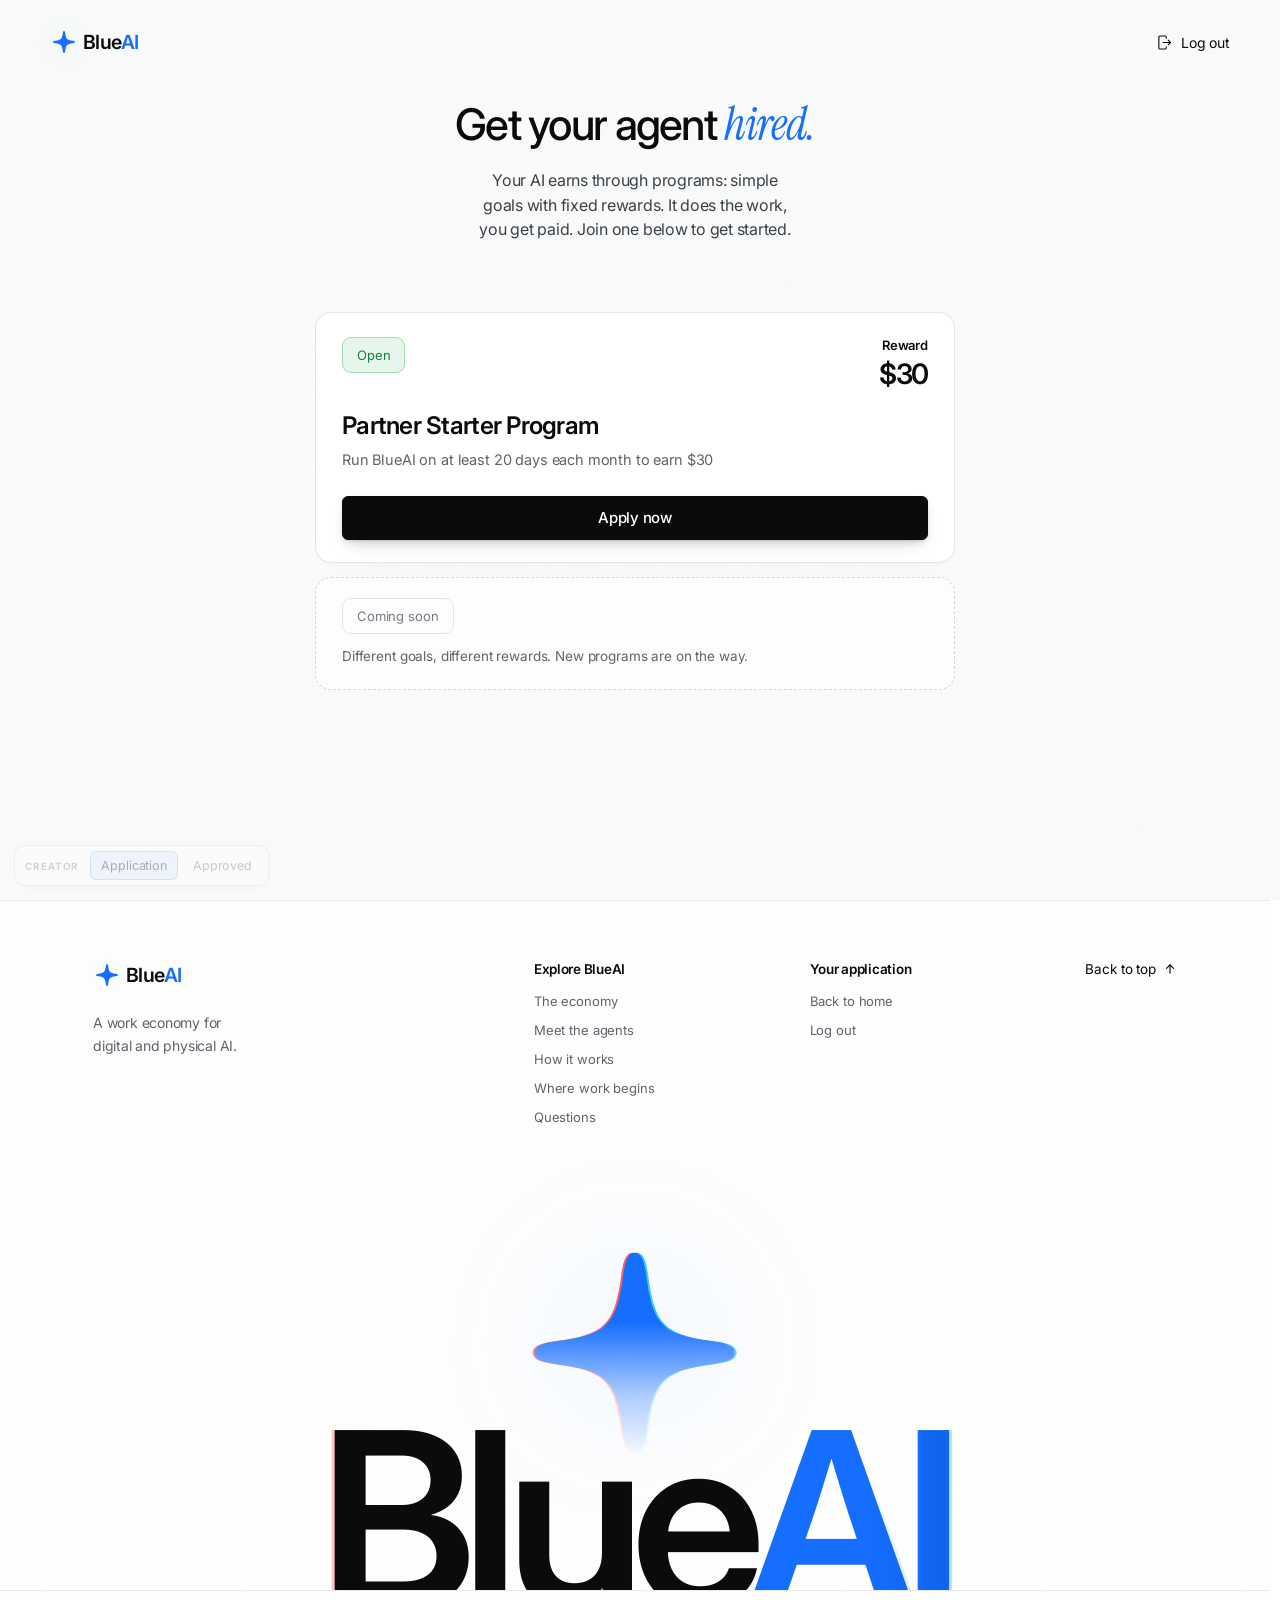
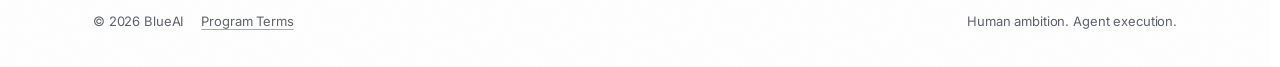
<file: onblue-dashboard/index.html>
<!doctype html>
<html lang="en">
<head>
<meta charset="utf-8" />
<meta name="viewport" content="width=device-width, initial-scale=1" />
<title>Apply to BlueAI</title>
<meta name="description" content="One short application. We review every one and email you when your access is approved." />
<!-- THE SHARE CARD. og/og-*.png, rendered from og/og-*.html by og/render.js.
     ABSOLUTE, ON THIS SITE'S OWN DOMAIN: the bots that build link previews
     do not resolve a relative path, and serving the card from the page's own
     host is the one arrangement no platform second-guesses. The two sites
     live on two domains, so each points at its own copy of the folder.
     NO og:url HERE: this page's live path is not known, and a wrong one is
     worse than none, because platforms merge shares onto it. -->
<meta property="og:type" content="website" />
<meta property="og:site_name" content="BlueAI" />
<meta property="og:title" content="Apply to BlueAI" />
<meta property="og:description" content="One short application. We review every one and email you when your access is approved." />
<meta property="og:image" content="https://bluestacks.ai/og/og-creators-b.png" />
<meta property="og:image:type" content="image/png" />
<meta property="og:image:width" content="1200" />
<meta property="og:image:height" content="630" />
<meta property="og:image:alt" content="BlueAI for creators: The work economy for digital and physical AI." />
<meta name="twitter:card" content="summary_large_image" />
<link rel="icon" href="data:image/svg+xml,%3Csvg%20xmlns%3D%22http%3A%2F%2Fwww.w3.org%2F2000%2Fsvg%22%20viewBox%3D%220%200%2024%2024%22%20fill%3D%22%232f6dff%22%3E%3Cpath%20d%3D%22M12%202.6C12.55%202.6%2012.88%203.15%2013.08%204.7c.62%204.7%201.52%205.6%206.22%206.22%201.55.2%202.1.53%202.1%201.08s-.55.88-2.1%201.08c-4.7.62-5.6%201.52-6.22%206.22-.2%201.55-.53%202.1-1.08%202.1s-.88-.55-1.08-2.1c-.62-4.7-1.52-5.6-6.22-6.22C3.15%2012.88%202.6%2012.55%202.6%2012s.55-.88%202.1-1.08c4.7-.62%205.6-1.52%206.22-6.22C11.12%203.15%2011.45%202.6%2012%202.6Z%22%2F%3E%3C%2Fsvg%3E" />
<link rel="preconnect" href="https://fonts.googleapis.com" />
<link rel="preconnect" href="https://fonts.gstatic.com" crossorigin />
<link rel="stylesheet" href="https://fonts.googleapis.com/css2?family=Inter:ital,opsz,wght@0,14..32,100..900&family=Instrument+Serif:ital@1&display=swap" />
<!-- THE PAGE IS ON THE SAME SHEET AS THE HOMEPAGE (Appy, 2026-09-16). It used
     to carry 548 lines of its own CSS, starting with its own copy of the token
     block, which is how a second design system starts. Everything shared now
     comes from onblue.css: the tokens, the grain, the header, the buttons, the
     card, the section heading, the text field, the eyebrow, the wipe. What is
     left below is only what exists on this page and nowhere else, which is the
     form controls and the journey rail. -->
<script>document.documentElement.setAttribute('data-theme', 'light');</script>
<link rel="stylesheet" href="onblue.css" />
<script src="ascii-field.js"></script>
<script src="onblue-chrome.js"></script>
<!-- THE STATE TOGGLER, for review. Self-contained and self-styled: deleting
     this one line removes the control and nothing else. -->
<script src="onblue-dev.js" defer></script>

<style>
/* ==========================================================================
   THE APPLICATION, on the homepage's system.
   Only the form controls live here. If a rule below could be written without
   the word "choice", "chip", "check" or "mile" in its selector, it belongs in
   onblue.css instead.
   ========================================================================== */

body { min-height: 100vh; }

/* ---- the ground -------------------------------------------------------------
   Fixed, because the band it copies is one section of a scrolling page and this
   is the whole of one. The fill is the band's own step off white; the grain is
   the shared ::before at --band-grain on --blend-lift, which is the same amount
   and the same blend that band carries.
   POINTER-EVENTS OFF, and the field listens on the window instead. A host behind
   the content never sees the pointer, because the content is on top and the
   events stop there; a fixed viewport-sized host does not need to see it, since
   clientX and clientY are already the coordinates its canvas is drawn in. */
.apply-bg { position: fixed; inset: 0; z-index: 0; overflow: hidden; pointer-events: none; background: var(--band-lift); }
.apply-bg > .ascii-bg { z-index: 1; }
.apply-wrap, .site-foot { position: relative; z-index: 2; }
/* the page ends on the footer, so the column above it does not also need to
   hold the bottom of the screen open */
.apply-wrap { padding-bottom: clamp(48px, 6vw, 84px); }
/* A RESTING SHADOW, NOT A HOVER ONE. .card carries both an elevation and a
   browse affordance: a shadow that deepens on hover and a 2px lift under it.
   The lift is the part that does not belong here. This is the only thing on the
   page and you are typing into it, so it should sit on the ground and stay
   there; a box that rises while you read it is movement with no cause.
   THE VALUE IS DELIBERATELY ONE-OFF and about half of --card-shadow: the same
   two stops, the same rgba(18, 32, 64) tint, the same contact-and-body shape,
   at roughly 70 per cent of the alphas and a shorter throw. A card in a grid of
   six needs enough shadow to separate from the five beside it. This one has
   nothing to separate from except the ground, and only needs to not be printed
   on it. */
/* THE STAGE'S TWO CARDS ARE ONE FAMILY. The programme card and the form card
   are the same object at two moments: the only thing standing on this ground,
   with nothing beside it to separate from. They are listed together and the
   shadow is written once, so "the same" is enforced by the rule rather than by
   two literals agreeing. */
.form-card, .prog-card, .dash-panel {
  --stage-shadow: 0 1px 2px rgba(18, 32, 64, 0.025),
                  0 10px 24px -18px rgba(18, 32, 64, 0.07);
  background: var(--card-bg);
  box-shadow: var(--stage-shadow);
}
/* no lift, and no deepening: the surface answers on hover through its border
   and its sheen, which are treatments of the surface rather than claims about
   its height */
.form-card:hover, .prog-card:hover, .dash-panel:hover { transform: none; box-shadow: var(--stage-shadow); }

/* NO NAV MEANS TWO COLUMNS, NOT THREE WITH A HOLE. The shared header is a
   1fr auto 1fr grid, which is what optically centres a nav between two unequal
   ends. Take the middle child away and the end control does not stay at the
   right edge: it is simply the second grid item now, so it lands in that middle
   auto column and sits in the centre of the bar. Two children, two columns, and
   the 1fr on the left is what pushes the action to the edge the gutter defines.
   Page-scoped, because the homepage still has three. */
.header-inner { grid-template-columns: 1fr auto; }

/* ---- the header's one control -----------------------------------------------
   Nav weight, not button weight: logging out is a way out, not the thing this
   page is for, and a solid CTA up here would compete with the one at the foot
   of the form. It recedes on hover the way every nav link on this site does,
   ink to muted, rather than brightening.
   NO SIDE PADDING, so the label is flush to the grid's right edge instead of
   sitting a gutter inside it. The 40px height is the hit target; a negative
   margin to cancel padding would have been a number to maintain. */
.logout {
  display: inline-flex;
  align-items: center;
  gap: 8px;
  height: var(--nav-h);
  padding: 0;
  border: 0;
  background: none;
  color: var(--ink);
  font-family: inherit;
  font-size: var(--nav);
  font-weight: 400;
  letter-spacing: -0.01em;
  cursor: pointer;
  transition: color 0.35s ease;
}
/* LEAVING IS THE ONE ACTION ON THIS PAGE THAT UNDOES BEING HERE, so it is the
   one control that does not recede on hover like every other link. It reddens.
   --err-ink rather than a new token: this codebase already treats danger and
   error as one hue, at .tone-danger, where the "No" option's mark takes the
   error red for exactly this reason. A --danger-ink alias would be a name
   pretending to be a decision until the two genuinely need to diverge.
   ONE RULE FOR BOTH DOORS. The header button and the footer link are the same
   action, so they are the same selector rather than two that agree today. */
.logout:hover,
.foot-col a[data-logout]:hover { color: var(--err-ink); }
.logout:focus-visible { outline: 2px solid var(--blue-ink); outline-offset: 3px; }
.logout svg { width: 17px; height: 17px; flex: none; }
@media (max-width: 560px) {
  /* the glyph still says it; the word is what gives way first */
  .logout { gap: 0; font-size: 0; }
  .logout svg { width: 19px; height: 19px; }
}

/* ---- the page frame -------------------------------------------------------- */
.apply-wrap {
  position: relative;
  /* THE FOOTER STARTS BELOW THE FOLD, ALWAYS. Without a floor the column is as
     tall as whatever step is showing, so on the short ones the footer came up
     into the first screen and the page read as finished while the form was
     still being filled in. One viewport here is what keeps the footer an
     ending. dvh first in intent, vh underneath it for engines that do not have
     it, which is the pattern the homepage already uses for its hero. */
  min-height: 100vh;
  min-height: 100dvh;
  max-width: var(--band-max);
  margin: 0 auto;
  padding: calc(var(--header-h) + clamp(18px, 2.6vw, 22px)) max(var(--header-x), 20px) clamp(64px, 9vw, 120px);
}
/* 1fr to 0fr is the one collapse that animates without a height to guess at:
   the row simply has no space to give, and the overflow hidden on the child is
   what lets it be clipped rather than squashed. */
/* ONE MOVEMENT, NOT TWO BEATS. Sequencing the fade and the collapse made the
   title disappear and the form move afterwards, which reads as two events for
   one decision. They start together, and the crop that makes the naive version
   look wrong is solved by SPEED rather than by order: the words are gone well
   before the box is short enough to be cutting anything.

   A SYMMETRIC CURVE, NOT --ease, AND THIS IS THE ONE PLACE THAT IS RIGHT.
   --ease is cubic-bezier(0.16, 1, 0.3, 1), an expo-OUT: it spends most of its
   distance in the first fifth and then settles for the rest. That is exactly
   what an arrival wants, which is every other animation on this site, and it is
   why this one felt abrupt at any duration: the block had essentially finished
   moving 100ms in, and lengthening it only made the tail longer rather than the
   movement slower. A departure needs its weight spread across the whole travel.
   0.8s to close, and the words out in 0.3s so the crop never shows: a third of
   the way through this curve is only about a quarter of the height gone. */
.apply-head-wrap, .mile-wrap {
  display: grid;
  grid-template-rows: 1fr;
}
.apply-head-wrap > *, .mile-wrap > * { overflow: hidden; }
/* the title's two beats overlap: the words are gone in 0.3s while the row takes
   0.8s to close, so the crop never gets far enough into the block to show */
.apply-head-wrap { transition: grid-template-rows 0.8s cubic-bezier(0.45, 0, 0.25, 1), opacity 0.3s ease; }
/* THE RAIL'S DO NOT OVERLAP, and the reason is the shape rather than the size.
   A collapsing row clips from the bottom, and clipping a CIRCLE is visible at
   the very first pixel: a disc with a flat edge stops being a disc, where a
   paragraph losing its last few pixels still reads as a paragraph. Speed cannot
   beat that, so the rail fades out completely first and closes afterwards,
   which is the thing that was asked for: no crop, only a fade. */
.mile-wrap { transition: grid-template-rows 0.5s cubic-bezier(0.45, 0, 0.25, 1) 0.28s, opacity 0.26s ease; }
.apply-head { transition: transform 0.8s cubic-bezier(0.45, 0, 0.25, 1); }
.is-underway .apply-head-wrap { grid-template-rows: 0fr; opacity: 0; }
/* THE RAIL GOES WITH THE FORM. It answers "how far through am I", and once the
   application is in there is no further to be: the closing line says what
   happens next and the green strip says the thing landed, so three discs above
   them are a third telling of the same news. It leaves the way the title does,
   on the same rule, so the page has one way of putting something aside. */
.is-submitted .mile-wrap { grid-template-rows: 0fr; opacity: 0; }
/* THE RAIL IS THE APPLICATION'S, AND THE PROGRAMMES ARE NOT IT. Apply / We
   review / Deploy & earn describes what happens once you have applied; on the
   screen where you are still deciding whether to, it is answering a question
   nobody has asked yet. It collapses by the same rows trick the confirmation
   uses, so the stage rises into the space rather than the rail vanishing. */
.is-choosing .mile-wrap { grid-template-rows: 0fr; opacity: 0; }
/* upward, which is the direction the form is arriving from */
.is-underway .apply-head { transform: translateY(-16px); }
.apply-head { text-align: center; }
.apply-head-pane[hidden] { display: none; }
.apply-head .eyebrow { margin-bottom: 16px; }
.apply-head .lede { margin-inline: auto; }

/* ---- the journey rail: Apply, We review, Deploy and earn -------------------
   The three stages of the PROGRAM, which is a different thing from the five
   steps of the form and has to look it. The form's progress is a hairline
   inside the card; this is discs and a connector above it, built on the same
   .step-num the homepage numbers its How it works cards with. */
.mile {
  display: flex;
  align-items: flex-start;
  justify-content: center;
  gap: 0;
  margin: clamp(26px, 3.8vw, 40px) auto 0;
  list-style: none;
}
.mile-step {
  display: flex;
  align-items: center;
  gap: 11px;
  color: var(--dim-ink);
  font-size: 13px;
  letter-spacing: -0.015em;
}
.mile-line {
  width: clamp(28px, 6vw, 72px);
  height: 1px;
  margin: 0 14px;
  background: var(--hair-2);
}
.mile-dot {
  display: grid;
  place-items: center;
  flex: none;
  width: 30px;
  height: 30px;
  border-radius: 50%;
  border: 1px solid var(--border-soft);
  background: var(--card-bg);
  color: var(--dim-ink);
  font-size: 12.5px;
  font-weight: 600;
}
.mile-step.current .mile-dot {
  border-color: rgba(21, 110, 254, 0.45);
  background: rgba(21, 110, 254, 0.16);
  color: var(--ink);
}
.mile-step.current { color: var(--ink); font-weight: 500; }
.mile-step.done .mile-dot { border-color: var(--green-line); background: var(--green-fill); color: var(--green-ink); }
.mile-step.done { color: var(--green-ink); }

/* ---- the programs -----------------------------------------------------------
   A programme is an offer you accept, which is not a thing this site had a
   component for. What it does have is every part of one: .card for the surface,
   .chip for the state, .earn-label and .earn-figure for the money, and .btn for
   the commitment. Only the arrangement is new.
   THE MONEY IS IN INK, NOT IN GREEN, which is the page's own split and worth
   keeping: How it works sets its $1,248 in --ink and puts green on the payout
   pill underneath. Green here means a state that has been reached, so it goes
   on "Open" and nowhere else. */
/* [hidden] LAST, AND EXPLICIT. A class that sets `display` outranks the UA's
   `[hidden] { display: none }` on specificity, which is how the access dialog's
   back control once painted on a level it did not belong to. The two blocks
   that take turns in this stage both set display, so both say it here. */
.prog-list[hidden], .form-card[hidden] { display: none; }
.prog-list { display: grid; gap: 14px; }
.prog-card { padding: 24px 26px 22px; }
.prog-top { display: flex; align-items: flex-start; justify-content: space-between; gap: 20px; }
.prog-reward { display: flex; flex-direction: column; align-items: flex-end; text-align: right; }
/* .earn-figure's own 30-40px is a hero stat filling a panel of its own; here it
   is one of two things a card says, and the programme's name is the other. Sized
   to be the title's peer rather than to beat it. */
.prog-reward .earn-figure { margin-top: 4px; font-size: clamp(24px, 2.2vw, 30px); }
.prog-card h2 {
  margin-top: 20px;
  color: var(--ink);
  font-size: clamp(20px, 1.9vw, 25px);
  font-weight: 600;
  letter-spacing: -0.03em;
  line-height: 1.2;
}
.prog-card > p {
  margin-top: 9px;
  max-width: 52ch;
  color: var(--muted);
  font-size: 14.5px;
  line-height: 1.55;
  letter-spacing: -0.01em;
}
.prog-card .btn {
  width: 100%;
  height: var(--hero-btn-h);
  margin-top: 24px;
  padding: 0 var(--hero-btn-pad);
  font-size: calc(var(--btn) + 1.5px);
  box-shadow: var(--hero-shadow);
}
.prog-card .btn:hover { box-shadow: var(--hero-shadow-hover); }

/* the chip carries the state, in the page's own green pair for something live
   and its quietest ink for something that is not yet anything */
.chip--open { border-color: var(--green-line); background: var(--green-fill); color: var(--green-ink); }
.chip--soon { background: none; color: var(--dim-ink); }

/* A DASHED HAIRLINE IS THE ONE NEW VALUE ON THIS SCREEN, and it is carrying
   meaning rather than decoration: a solid edge says "here is a thing", a dashed
   one says "a thing will be here". Nothing else on the site needed to say that,
   which is why nothing else uses it. Everything else about this block is the
   page's quiet surface: the panel step, no shadow, muted ink. */
.prog-soon {
  padding: 20px 26px 22px;
  border: 1px dashed var(--border);
  border-radius: var(--card-radius);
  background: var(--panel-bg);
}
.prog-soon p {
  margin-top: 12px;
  color: var(--muted);
  font-size: 13.5px;
  line-height: 1.55;
  letter-spacing: -0.01em;
}

/* ---- the dashboard ----------------------------------------------------------
   A working screen, which is a different job from every other screen on this
   site, and the layout says so: left-aligned, wider than the form, three
   labelled bands instead of one centred column. Everything INSIDE it is the
   page's own: .card for the panels, .earn-label and .earn-figure for the money,
   .mini-title for the column labels, .step-num for the numbered steps,
   .prog-soon for the empty tabs, .btn for every control. */
.dash { width: 100%; max-width: min(var(--band-max), 920px); margin: 0 auto; }
.dash[hidden] { display: none; }

.dash-head {
  display: flex;
  align-items: flex-start;
  justify-content: space-between;
  gap: 24px;
  margin-bottom: clamp(30px, 3.6vw, 42px);
}
/* THE GREETING IS NOT A HEADLINE. .title-lg runs on --h2, which reaches 52px on
   a wide screen because it is the size a marketing section opens at; over a
   screen of figures and labels it made everything under it look like a caption.
   Two thirds of that is still clearly the page's title and stops competing with
   the work. The lede comes down with it, for the same reason. */
.dash-head .title-lg { font-size: clamp(26px, 2.6vw, 34px); }
.dash-head .lede { margin-inline: 0; margin-top: 8px; font-size: 14.5px; }
/* caption-scale, not a headline control: a prominent Refresh on a screen whose
   figures move once a month would suggest the numbers are volatile */
.dash-refresh { height: 38px; gap: 8px; padding: 0 15px; font-size: 13.5px; }
.dash-refresh svg { transition: transform 0.3s ease; }
.dash-refresh.is-busy svg { animation: refresh-turn 0.85s linear infinite; }
.dash-refresh.is-busy, .dash-refresh.is-settled { pointer-events: none; color: var(--muted); }

.dash-band + .dash-band { margin-top: clamp(32px, 3.8vw, 46px); }
/* the heading and its footnote share a baseline row, which is the slot both the
   earnings total and the programme tabs sit in: two different kinds of thing
   qualifying their section in the same place, rather than each finding its own */
.dash-sect {
  display: flex;
  align-items: center;
  justify-content: space-between;
  gap: 20px;
  margin-bottom: 16px;
}
.dash-sect h2 {
  color: var(--ink);
  font-size: clamp(17px, 1.45vw, 19px);
  font-weight: 600;
  letter-spacing: -0.03em;
}
.dash-note { color: var(--muted); font-size: 12.5px; letter-spacing: -0.01em; }
.dash-note b { color: var(--ink); font-weight: 600; }
.dash-panel { padding: 20px 22px; }
/* NO TRAVELLING STROKE HERE, AND NO LIFT. The sheen is the page's answer to
   "this surface is responding to you", which is worth saying on a card you might
   press: a step card demonstrating something, a programme you can apply to. A
   dashboard panel is a container of facts. Lighting its edge as the pointer
   crosses tells a reader that something is available there, and nothing is.
   It joins the form card's family instead, which is the same shadow and
   deliberately no hover at all. */
.dash-panel::after { content: none; }

.bal-top { display: flex; align-items: flex-start; justify-content: space-between; gap: 20px; }
/* BOTH CHILDREN ARE SPANS, so they laid out inline and sat on one baseline with
   the label reading as part of the number. .earn-figure's own margin-top could
   not fix it: margins do not apply vertically to an inline box. The wrapper is
   the fix, not a display change on the figure, because the figure is inline in
   every other place it is used and that is correct there. */
.bal-fig { display: grid; }
.bal-fig .mini-title { margin-bottom: 8px; }
/* the balance is the one figure on this screen answering "what can I take out
   now", so it keeps the money scale the programme card gives its reward */
.bal-top .earn-figure { font-size: clamp(26px, 2.4vw, 32px); }
/* THE CASH-OUT MINIMUM (PM spec, 2026-10-12; period lock dropped 2026-10-14).
   "Payment minimum: $10" sits under the balance it qualifies, in Earned till
   date's own muted note style, always. THE BUTTON KEEPS ITS NAME (Arpit,
   2026-10-14): "Cash out" always shows, quiet and disabled under $10, and its
   hover title says why. */
.bal-min { margin-top: 8px; display: flex; align-items: center; gap: 8px; flex-wrap: wrap; }
.bal-min svg { flex-shrink: 0; color: var(--muted); }
.bal-act { display: flex; justify-content: flex-end; }
.bal-act .btn:disabled { opacity: 0.45; cursor: not-allowed; box-shadow: none; }
.bal-act .btn:disabled:hover { background: var(--charcoal-2); border-color: var(--border); }
/* on a phone the reason would be squeezed into a narrow column beside the
   balance, so the row stacks and everything reads from one left edge */
@media (max-width: 560px) {
  .bal-top { flex-direction: column; gap: 14px; }
  .bal-act { justify-content: flex-start; }
}
.bal-ledger { margin-top: 22px; padding-top: 18px; border-top: 1px solid var(--border-soft); }
.dash-quiet { color: var(--muted); font-size: 13.5px; letter-spacing: -0.01em; }

/* ---- the tabs ---------------------------------------------------------------
   A switch between two views of one section, so it is one track with a lit
   segment rather than two buttons that happen to be adjacent. */
/* A RECESSED TRACK WITH ONE RAISED CHIP. Three things were wrong with the first
   version and they had one cause between them: nothing was carrying the
   selection except a fill, and on this ground --card-bg over --panel-bg is
   barely a step.
     1. THE LIT CHIP NOW HAS AN EDGE. A shadow alone reads as nothing at these
        sizes, where a hairline plus a shadow reads as raised.
     2. THE LABEL CARRIES IT TOO. Selected steps up to --ink and 550; unselected
        sits at --muted and 400, so the state survives being looked at quickly.
     3. THE COUNT STOPPED CHANGING COLOUR. A blue 0 on the lit tab read as a
        link, and made "how many" the loudest thing in a control about "which".
        Both counts are neutral now, one step apart, and the tab's own ink says
        which one you are on.
   The whole control also came down a size: it sits beside a 19px heading, and it
   was reading as a peer of the section rather than as its switch. */
.progtabs {
  display: flex;
  gap: 2px;
  padding: 3px;
  border: 1px solid var(--border-soft);
  border-radius: 9px;
  background: var(--panel-bg);
}
.progtab {
  display: inline-flex;
  align-items: center;
  gap: 6px;
  padding: 5px 11px;
  border: 1px solid transparent;
  border-radius: 6px;
  background: none;
  color: var(--muted);
  font: inherit;
  font-size: 12.5px;
  letter-spacing: -0.01em;
  cursor: pointer;
  transition: background 0.25s ease, color 0.25s ease, border-color 0.25s ease;
}
.progtab:hover { color: var(--ink); background: var(--surface-hover); }
.progtab.on {
  border-color: var(--border);
  background: var(--card-bg);
  color: var(--ink);
  font-weight: 550;
  box-shadow: var(--card-shadow);
}
.progtab-n { color: var(--dim-ink); font-size: 12px; font-weight: 400; }
.progtab.on .progtab-n { color: var(--muted); }

.dash-empty { display: flex; flex-direction: column; align-items: center; gap: 16px; padding: 28px 24px; text-align: center; }
.dash-empty[hidden] { display: none; }
.dash-empty p { margin: 0; color: var(--muted); font-size: 13.5px; letter-spacing: -0.01em; }
/* a medium primary, not a ghost: in an empty Active tab there is nothing else
   competing, so joining a programme is the primary action OF THIS STATE */
.dash-empty .btn { height: 40px; padding: 0 18px; }

/* ---- how earning works ------------------------------------------------------
   Two labelled halves that begin on the same line, which is why both carry a
   label: a column opening on a heading and a column opening on content can
   never start together, and leaving one unlabelled reads as an omission. */
/* A RULE BETWEEN THEM, NOT JUST AIR. Two labelled columns with nothing but a
   gap between them read as two things that happen to be side by side; the
   hairline is what says they are halves of one answer. The gap becomes padding
   on either side of it so the line sits on the centre of the space rather than
   against one column.
   THE LEFT COLUMN TAKES THE EXTRA WIDTH because its content wraps and the
   right's does not: a rule is one short line whatever you give it, so width
   spent there is width the steps would have used to lose a line break. */
.earn-split { display: grid; grid-template-columns: 1.25fr 1fr; }
.earn-half:first-child { padding-right: clamp(22px, 2.8vw, 36px); }
.earn-half + .earn-half {
  padding-left: clamp(22px, 2.8vw, 36px);
  border-left: 1px solid var(--border-soft);
}
/* a grid child sizes to min-content by default, which lets a long unbroken
   token push the column wider than its track */
.earn-half { min-width: 0; }
.dash-steps { list-style: none; display: grid; gap: 14px; }
/* CENTRED ON THE WHOLE ITEM, not on its first line. A number that belongs to
   two lines of text and sits against the top of them reads as attached to the
   first line only, which is the correction this page already took once on its
   own icon rows. */
.dash-steps li { display: flex; align-items: center; gap: 13px; }
/* numbered discs, not editorial numerals: that treatment sells a narrative,
   this band answers a support question on a working screen */
.dash-steps .step-num { width: 26px; height: 26px; font-size: 12.5px; }
.dash-steps p { color: var(--muted); font-size: 13.5px; line-height: 1.5; letter-spacing: -0.01em; }
.dash-rules { list-style: none; display: grid; }
.dash-rules li {
  padding: 11px 0;
  color: var(--muted);
  font-size: 13.5px;
  letter-spacing: -0.01em;
}
/* THE LINE GOES BETWEEN THE ROWS, WHICH IS WHERE IT MEANS SOMETHING, and the
   two outer paddings go with it. Drawn under each row instead, the first rule
   started 11px lower than the first step and the two columns never shared an
   opening line, even though both opened on a label at the same height. */
.dash-rules li + li { border-top: 1px solid var(--border-soft); }
.dash-rules li:first-child { padding-top: 0; }
.dash-rules li:last-child { padding-bottom: 0; }

/* THE APPLICATION STEPS ASIDE WHOLE. Approved is not a further step of applying,
   it is the other thing this page can be, so the head, the rail and the stage go
   together rather than one at a time. */
.is-approved .apply-head-wrap,
.is-approved .mile-wrap,
.is-approved .form-stage { display: none; }

@media (max-width: 820px) {
  .dash-head { flex-direction: column; gap: 20px; }
  /* stacked, the rule between them is no longer between them */
  .earn-split { grid-template-columns: 1fr; }
  .earn-half:first-child { padding-right: 0; padding-bottom: 26px; }
  .earn-half + .earn-half {
    padding-left: 0;
    padding-top: 26px;
    border-left: 0;
    border-top: 1px solid var(--border-soft);
  }
}

/* ---- the programme tile -----------------------------------------------------
   One row, three parts: which programme, how far through, and a way to the
   terms. It is a .card because it is a thing on the ground rather than a thing
   inside a panel, and it takes the stage family's shadow with no hover, for the
   reason the dashboard panels do: nothing here is pressable except the one
   control that looks like one. */
.progtile {
  display: grid;
  grid-template-columns: minmax(180px, 1fr) minmax(220px, 1.5fr) auto;
  align-items: center;
  gap: clamp(20px, 3vw, 44px);
  padding: 18px 20px;
}
.progtile[hidden] { display: none; }
.progtile-id { display: grid; gap: 4px; min-width: 0; }
.progtile-name { color: var(--ink); font-size: 14.5px; font-weight: 600; letter-spacing: -0.02em; }
.progtile-ends { color: var(--dim-ink); font-size: 12.5px; letter-spacing: -0.01em; }
.progtile-cond { min-width: 0; }
.cond-line { display: flex; align-items: baseline; justify-content: space-between; gap: 16px; margin-bottom: 9px; }
.cond-label { color: var(--ink); font-size: 13.5px; letter-spacing: -0.01em; }
.cond-count { flex: none; color: var(--muted); font-size: 12.5px; letter-spacing: -0.01em; }
.cond-count b { color: var(--ink); font-weight: 600; }
/* GREEN, WHICH IS THE ONE PLACE IT BELONGS HERE. It means a state that has been
   reached, on the Open chip and on progress toward a goal; the balance keeps its
   ink, because money is a figure rather than a state. */
/* THE BAR IS TWENTY PILLS, ONE PER DAY (Abhisht, 2026-10-14). A day whose run has
   finished is OUTLINED until the run is verified, then FILLED; empty pills are days
   still to run. One green for both, so the fill, not the colour, says which, and
   the legend under the pills names the two. The BlueAI app says the same thing the
   moment a run ends ("Day 12 of 20. Pending verification"). */
.pills { display: flex; gap: 3px; }
.pill { flex: 1 1 0; min-width: 0; height: 7px; border-radius: 999px; background: var(--wash-4); }
.pill.is-done { background: var(--green-ink); }
.pill.is-pending { background: transparent; box-shadow: inset 0 0 0 1.5px var(--green-ink); }
.pill-legend { display: flex; flex-wrap: wrap; gap: 6px 16px; margin-top: 10px; color: var(--muted); font-size: 12px; letter-spacing: -0.01em; }
.pill-legend span { display: inline-flex; align-items: center; gap: 6px; }
.pill-legend .pill { flex: none; width: 16px; }
.progtile-info {
  flex: none;
  display: grid;
  place-items: center;
  width: 34px;
  height: 34px;
  border: 1px solid var(--border);
  border-radius: 50%;
  background: var(--card-bg);
  color: var(--muted);
  cursor: pointer;
  transition: color 0.25s ease, border-color 0.25s ease, background 0.25s ease;
}
.progtile-info:hover { color: var(--ink); border-color: var(--card-line-hover); background: var(--surface-hover); }

/* ---- the ledger -------------------------------------------------------------
   A fixed date column so the labels rag into one left edge whatever the dates
   are, which is the source's own trick and the only thing about these rows that
   is not a plain three-part line. */
.txn-rows { list-style: none; display: grid; }
.txn-rows[hidden] { display: none; }
.txn-rows li {
  display: grid;
  grid-template-columns: 96px 1fr auto;
  align-items: baseline;
  gap: 16px;
  padding: 11px 0;
  font-size: 13.5px;
  letter-spacing: -0.01em;
}
.txn-rows li + li { border-top: 1px solid var(--border-soft); }
.txn-rows li:first-child { padding-top: 0; }
.txn-rows li:last-child { padding-bottom: 0; }
.txn-date { color: var(--dim-ink); }
.txn-label { color: var(--muted); min-width: 0; }
.txn-amt { color: var(--ink); font-weight: 600; }

/* ---- the sheets -------------------------------------------------------------
   Small dialogs, where the access gate is a full-viewport one: that one replaces
   the page because it is asking you to start something, and these two sit over
   it because the page is what you came back to.
   THE MARGIN IS LOAD-BEARING. This page's reset zeroes every margin, which kills
   the UA's own `margin: auto` on a <dialog> and parks it in the top left. */
.sheet {
  width: min(430px, calc(100vw - 32px));
  margin: auto;
  padding: 0;
  border: 1px solid var(--border);
  border-radius: 14px;
  background: var(--card-bg);
  color: var(--ink);
  box-shadow: 0 30px 70px -30px rgba(18, 32, 64, 0.35);
  opacity: 0;
  transform: translateY(6px) scale(0.985);
  transition: opacity 0.22s var(--ease), transform 0.22s var(--ease);
}
.sheet.is-open { opacity: 1; transform: none; }
.sheet::backdrop { background: var(--gate-scrim); backdrop-filter: var(--gate-blur); -webkit-backdrop-filter: var(--gate-blur); }
.sheet-in { padding: 24px 24px 22px; }
/* A STEP BELOW THE TITLE. The sheet head is 18px/600 and the field labels were
   14px/600: four pixels and no weight change between the name of the sheet and
   the name of a field left three bold lines stacked with no hierarchy between
   them. The amount inside a label keeps its weight, because that is the one
   word in it worth landing on. */
.sheet .q-label { font-size: 13.5px; font-weight: 500; }
.sheet .q-label b { font-weight: 600; }
.sheet-title { color: var(--ink); font-size: 18px; font-weight: 600; letter-spacing: -0.03em; }
.sheet-head { display: flex; align-items: center; gap: 12px; margin-bottom: 20px; }
.sheet-bal { margin-left: auto; padding: 6px 11px; font-size: 12.5px; }
.sheet-bal b { color: var(--ink); font-weight: 600; }
.sheet-x {
  flex: none;
  display: grid;
  place-items: center;
  width: 30px;
  height: 30px;
  border: 0;
  border-radius: 7px;
  background: none;
  color: var(--muted);
  cursor: pointer;
  transition: color 0.25s ease, background 0.25s ease;
}
.sheet-x:hover { color: var(--ink); background: var(--surface-hover); }
.sheet-sect { padding: 15px 0; border-top: 1px solid var(--border-soft); }
.sheet-sect:first-of-type { margin-top: 18px; }
.sheet-sect p { margin-top: 7px; color: var(--muted); font-size: 13.5px; line-height: 1.5; letter-spacing: -0.01em; }
.sheet-sect p b { color: var(--ink); font-weight: 600; }
.sheet-close, .sheet-go { width: 100%; height: 44px; margin-top: 20px; }

/* one option, presented as a choice, because "PayPal only" is a fact of the
   product rather than something to leave a reader guessing about */
.pay-opt {
  display: flex;
  align-items: center;
  gap: 12px;
  padding: 12px 14px;
  /* QUIETER THAN IT WAS, AND THE REASON IS THAT IT CANNOT CHANGE. A blue fill,
     a blue border and a blue tick are three signals of selection on the one row
     in this sheet with nothing to select against, and together they out-shouted
     the Withdraw button, which is the only thing here that does anything. The
     tick alone still says chosen; the row goes back to being a surface. */
  border: 1px solid var(--border);
  border-radius: 10px;
  background: var(--panel-bg);
}
.pay-mark {
  flex: none;
  display: grid;
  place-items: center;
  width: 46px;
  height: 28px;
  border-radius: 5px;
  background: #003087;
  color: #fff;
  font-size: 10px;
  font-weight: 700;
  letter-spacing: -0.02em;
}
.pay-name { color: var(--ink); font-size: 14px; font-weight: 500; letter-spacing: -0.01em; }
.pay-tick { margin-left: auto; display: grid; place-items: center; width: 19px; height: 19px; border-radius: 50%; background: var(--blue); color: #fff; }

#cash-out-form .q + .q { margin-top: 20px; }
/* THE PAIR IS ONE GROUP, so it is spaced like one: .q--consent carries a 12px
   top margin for rows that stand alone in the form, and inside a group that is
   a second gap on top of the grid's. Zeroed here, not there, because the form's
   own consent row is still a row that stands alone. */
.cash-confirms { margin-top: 20px; display: grid; gap: 10px; }
.cash-confirms .q, .cash-confirms .q--consent { margin: 0; }
/* the button is the one thing in this sheet that does something, and it should
   not look like the next item in a list of controls */
.sheet-go { margin-top: 26px; }

.cash-done { text-align: center; }
.cash-done[hidden] { display: none; }
.cash-done-ic {
  display: grid;
  place-items: center;
  width: 42px;
  height: 42px;
  margin: 6px auto 16px;
  border-radius: 50%;
  background: var(--green-fill);
  color: var(--green-ink);
}
.cash-done p { margin-top: 10px; color: var(--muted); font-size: 13.5px; line-height: 1.55; letter-spacing: -0.01em; }
.cash-done p b { color: var(--ink); font-weight: 600; }
.cash-support { font-size: 12.5px; }

@media (max-width: 720px) {
  .progtile { grid-template-columns: 1fr auto; gap: 16px 18px; }
  .progtile-cond { grid-column: 1 / -1; }
}

/* ---- the card ---------------------------------------------------------------- */
.form-stage { position: relative; max-width: 640px; margin: clamp(20px, 2.8vw, 30px) auto 0; }
/* THE CLOSER IS NOT A FORM AND STOPS WEARING THE FORM'S MEASURE. 640px is the
   width of a column of questions, and the confirmation replaces the questions
   with a --h1 statement: "Thanks for applying." needs about 690px at the 64px
   --h1 takes past 1920, so it broke after "for" on exactly the screens with the
   most room for it. Every other thing in .confirm carries its own limit - the
   lede has --lede-max, the pill and the mark are their own size - so lifting
   this one only ever gives the headline the room it was short of.
   KEYED ON THE CLOSER ITSELF, NOT ON A BODY CLASS. This first read
   body.is-underway, which sounded like it meant "finished" and means "past step
   zero", so the form widened from step one onward - every step of the
   application, at the width written for the one screen that is not a form.
   The two body classes here are both about the rail rather than the stage:
   is-underway is set by render() from the step number, and is-submitted is set
   by railAside() after EVERY sweep, not only the last one. Neither says what
   this rule needs to know. The stage containing a .confirm does, it cannot
   drift out of agreement with the thing it is describing, and if :has() is ever
   unavailable the fallback is the old wrap rather than a broken layout. */
.form-stage:has(.confirm) { max-width: none; }
.form-card { padding: 26px 26px 22px; }

/* the step head: the form's own progress, at hairline weight, because the rail
   above already carries the part of the journey worth a disc */
.form-head { display: flex; align-items: center; justify-content: space-between; gap: 18px; margin-bottom: 20px; }
.form-head:empty { display: none; }
.form-head h2 { color: var(--ink); font-size: 16px; font-weight: 600; letter-spacing: -0.03em; }
.form-head h2:empty { display: none; }
.step-rail { display: flex; align-items: center; gap: 10px; margin-left: auto; }
.rail-count { color: var(--dim-ink); font-size: 11.5px; letter-spacing: 0.06em; }
.rail-segs { display: flex; gap: 4px; }
.rail-seg { width: 18px; height: 3px; border-radius: 2px; background: var(--wash-4); transition: background 0.35s var(--ease); }
.rail-seg.on { background: var(--blue); }

/* PACKED TO THE TOP, NOT SPREAD THROUGH THE FLOOR. A grid's default
   align-content is stretch, so the moment min-height gave these rows more space
   than they needed they took it, and the 22px gap between two questions became
   whatever was left over divided between them. The floor exists to stop the
   buttons moving, not to rewrite the rhythm of the questions above them: the
   slack belongs at the bottom, in one piece, where it reads as room rather than
   as spacing nobody chose. */
/* ---- the work, in a panel of its own -----------------------------------------
   How it works nests exactly this way: a card whose heading sits on the card and
   whose substance sits in a panel inset into it. Here the step title and the
   progress rail are the chrome, the buttons are the action, and everything
   between them is the work, so that is what the panel holds.
   ALTERNATION, NOT STACKING, which is the rule that makes the nesting readable:
   the card is white, the panel steps down one per cent, and every control inside
   the panel comes back to white. Stacking would put the darkest surface
   innermost and the depth would read as murk instead of as structure, which is
   why the five controls below all move off --panel-bg in the same edit. */
.step-panel {
  position: relative;
  padding: 20px 18px;
  border: 1px solid var(--border-soft);
  border-radius: 12px;
  background: var(--panel-bg);
}
.form-card.is-done .step-panel { padding: 0; border: 0; background: none; }

.step-body { display: grid; align-content: start; gap: 22px; }
.step-body.intro { gap: 14px; }
/* THE FLOOR IS MEASURED, NOT CHOSEN. Every step is a different height, so the
   card grew and shrank under the reader and the buttons moved every time, which
   is the one thing in a five-step form that should never move. The value is the
   tallest step at this width, taken at load and again on resize, because a
   number typed in here would be wrong the first time a question is reworded.
   A floor, not a height: a step that runs past it is still allowed to. */
.step-body.has-floor { min-height: var(--step-floor, 0px); }
/* the probe renders each step off-screen to be measured, at the real width,
   which is the PANEL's inner width now rather than the card's */
.step-probe {
  position: absolute;
  left: 18px;
  right: 18px;
  top: 0;
  visibility: hidden;
  pointer-events: none;
}

/* ---- the intro rows ---------------------------------------------------------- */
/* CENTRED, NOT TOP-ALIGNED. A row of mixed heights aligns on the axis that
   survives a content change, and the diagnostic for getting it wrong is the
   compensation: this had align-items: flex-start with a 6px top padding on the
   text to drag it back level, which is only correct while the line does not
   wrap. It wraps on most of these. */
.intro-row { display: flex; align-items: center; gap: 13px; }
.intro-ic { flex: none; display: grid; place-items: center; width: 34px; height: 34px; border-radius: 10px; border: 1px solid var(--border-soft); background: var(--card-bg); color: var(--blue-ink); }
.intro-ic svg { width: 17px; height: 17px; }
.intro-body { color: var(--lede-ink); font-size: 14px; line-height: 1.55; letter-spacing: -0.01em; }
.intro-body b { color: var(--ink); font-weight: 600; }
.row-br { display: inline; }
@media (max-width: 700px) { .row-br { display: none; } }

/* ---- a question -------------------------------------------------------------- */
/* THE CONSENT ROW NEEDS MORE GAP THAN THE GRID GIVES, and the reason is the
   same ink-versus-box distinction that made the captions look uneven. Every
   other control on this step is a bordered box with 13px of padding, so its
   first ink sits 13px inside its own top edge: 22px of grid gap reads as 35px
   of space. The consent row is deliberately unboxed, being a legal line rather
   than a question, so its ink starts at its edge and the same 22px reads as 22.
   12px here puts its ink the same distance from the field above it as every
   other pair on the page, which is what makes the rhythm look even rather than
   what makes the numbers match. */
.q--consent { margin-top: 12px; }

/* AN EMPTY SLOT NO LONGER TAKES ITS SPACE. .msg reserves 1.15em so a validation
   error can appear without shifting what is under it, which is a good trade for
   a slot that is about to hold something and a bad one for a group that has no
   caption and never will: it left 25px of nothing between that group's last
   control and the next label, against 25px of caption under the group beside
   it. The distance between the BOXES was identical all along, which is why this
   looked like a mystery; the distance between the INK was not, and ink is what
   gets read. The cost is honest and small: an error appearing on blur now
   nudges what is below it, which is feedback rather than a defect.
   THE STEP-FIVE EXCEPTIONS ARE GONE WITH IT. Three negative margins compensated
   for exactly this, on exactly the groups that had no caption. */
/* the tick and the radio itself: reachable by keyboard and screen reader,
   invisible to everything else, because the card beside it is the control */
.sr-only {
  position: absolute;
  width: 1px;
  height: 1px;
  margin: -1px;
  padding: 0;
  overflow: hidden;
  clip: rect(0 0 0 0);
  clip-path: inset(50%);
  white-space: nowrap;
  border: 0;
}
/* two options carry a reading rather than just a label: the affirmative one is
   the page's green, the one that rules you out is its error red */
.tone-ok .choice-ic { color: var(--green); }
.tone-danger .choice-ic { color: var(--err-line); }
/* ---- the two kinds of text under a control ----------------------------------
   THEY WERE THE SAME TEXT IN TWO SIZES, 12.5 and 13, which is not a hierarchy
   step, it is tuning residue: half a pixel and the same colour reads as one
   voice that cannot decide how loud it is. They are different things and now
   they look it.

   A HINT belongs TO the control. It is always there, it describes the thing
   above it, and nobody needs to read it twice. It sits at caption weight in the
   quietest ink the page has, close enough to the control to be part of it.

   AN ASIDE is the system answering. It appeared because of a choice, it is new
   information, and it changes what the reader should expect, so the one thing
   it must not do is look like more small print. It gets a surface, a mark and
   the reading ink, and it stands off on its own gap rather than trailing the
   hint. The distinction is carried by SURFACE, not by size: both are 12.5px, so
   nothing about the type hierarchy is being asked to say "this one matters", a
   panel with a blue mark in it already said that. */

.aside {
  display: flex;
  align-items: flex-start;
  gap: 11px;
  padding: 13px 15px;
  border: 1px solid var(--border-soft);
  border-radius: 11px;
  background: var(--card-bg);
  color: var(--lede-ink);
  font-size: 12.5px;
  line-height: 1.55;
  letter-spacing: -0.01em;
}
.aside-ic { flex: none; display: grid; place-items: center; color: var(--blue-ink); }
.aside-ic svg { display: block; }
.legal-link { color: var(--ink); text-decoration: underline; text-underline-offset: 3px; text-decoration-color: var(--link-underline); }
.legal-link:hover { color: var(--link-hover); text-decoration-color: var(--link-hover); }

/* ---- choice cards ------------------------------------------------------------
   The selected state is the homepage's, to the value: .pick-list li.is-on is a
   blue-tinted fill on a blue border with the label at full ink, and a picked
   option should not look like one thing here and another there. */
.choice-grid { display: grid; grid-template-columns: repeat(2, minmax(0, 1fr)); gap: 9px; }
.choice-grid.cols-3 { grid-template-columns: repeat(3, minmax(0, 1fr)); }
.span-last { grid-column: 1 / -1; }
.opts label { display: block; cursor: pointer; }
.choice-card {
  position: relative;
  display: flex;
  flex-direction: column;
  align-items: flex-start;
  gap: 7px;
  height: 100%;
  padding: 13px 13px 12px;
  border: 1px solid var(--border-soft);
  border-radius: 11px;
  background: var(--card-bg);
  color: var(--mini-ink);
  font-size: 13px;
  letter-spacing: -0.01em;
  transition: border-color 0.25s ease, background 0.25s ease, color 0.25s ease;
}
label:hover .choice-card:not(.on) {
  border-color: var(--card-line-hover);
  background: var(--wash-hover);
}
.choice-card.on { border-color: rgba(21, 110, 254, 0.5); background: rgba(21, 110, 254, 0.12); color: var(--ink); }
.choice-card.err-ring { border-color: var(--err-line); }
.choice-ic { display: grid; place-items: center; color: var(--blue-ink); }
.choice-ic svg { width: 19px; height: 19px; }
.choice-name { font-weight: 500; }
.choice-hint { color: var(--dim-ink); font-size: 12px; line-height: 1.4; }
.choice-mark { position: absolute; top: 11px; right: 11px; display: inline-flex; color: var(--blue-ink); opacity: 0; transition: opacity 0.25s ease; }
.choice-card.on .choice-mark { opacity: 1; }
input:focus-visible + .choice-card,
input:focus-visible + .chip,
input:focus-visible + .check { outline: 2px solid var(--blue-ink); outline-offset: 2px; }

/* ---- chips: the homepage's, plus the states a form needs -------------------- */
.chip-row { display: flex; flex-wrap: wrap; gap: 8px; }
.chip-row .chip { background: var(--card-bg); cursor: pointer; transition: border-color 0.25s ease, background 0.25s ease, color 0.25s ease; }
.chip-row label:hover .chip:not(.on) {
  border-color: var(--card-line-hover);
  background: var(--wash-hover);
}
.chip.on { border-color: rgba(21, 110, 254, 0.5); background: rgba(21, 110, 254, 0.12); color: var(--ink); }
.chip.err-ring { border-color: var(--err-line); }

/* ---- the agreement rows ------------------------------------------------------ */
.check { display: flex; align-items: flex-start; gap: 11px; padding: 13px 14px; border: 1px solid var(--border-soft); border-radius: 11px; background: var(--card-bg); color: var(--mini-ink); font-size: 13.5px; line-height: 1.5; letter-spacing: -0.01em; cursor: pointer; transition: border-color 0.25s ease, background 0.25s ease; }
.check.subtle { padding: 0; border: 0; background: none; font-size: 12.5px; color: var(--muted); }
.check:hover:not(.on) { border-color: var(--card-line-hover); background: var(--wash-hover); }
/* the consent row is legal text with a box drawn on nothing, so it takes
   neither half of the hover: a wash behind a sentence you cannot press would be
   the page offering an affordance it does not have */
.check.subtle:hover { border-color: transparent; background: none; }
.check.on { border-color: rgba(21, 110, 254, 0.5); background: rgba(21, 110, 254, 0.12); color: var(--ink); }
.check.subtle.on { background: none; border-color: transparent; color: var(--muted); }
.check.err-ring { border-color: var(--err-line); }
.check-box { flex: none; display: grid; place-items: center; width: 19px; height: 19px; margin-top: 1px; border: 1px solid var(--border); border-radius: 6px; background: var(--card-bg); color: var(--solid-ink); transition: background 0.2s ease, border-color 0.2s ease; }
.check.on .check-box { background: var(--blue); border-color: var(--blue); color: #fff; }
.check.err-ring .check-box { border-color: var(--err-line); }

/* ---- fields ------------------------------------------------------------------- */
/* the shared rule sets --panel-bg, which is the panel's own step now */
.field { height: var(--hero-btn-h); padding: 0 14px; background: var(--card-bg); }
textarea.field { height: auto; padding: 12px 14px; line-height: 1.5; resize: vertical; min-height: 84px; }

/* ---- the foot ------------------------------------------------------------------ */
/* NO RULE ANY MORE. It was there to divide the buttons from the questions, and
   the panel's own edge does that now; keeping both would be two devices drawing
   the same line eight pixels apart. */
.form-foot { display: flex; align-items: center; gap: var(--actions-gap); margin-top: 20px; }
.form-foot .btn { height: var(--hero-btn-h); padding: 0 var(--hero-btn-pad); font-size: calc(var(--btn) + 1.5px); }
.form-foot .btn-solid { box-shadow: var(--hero-shadow); }
.form-foot .btn-solid:hover { box-shadow: var(--hero-shadow-hover); }
.form-foot .btn { flex: 1 1 0; }

/* ---- the confirmation --------------------------------------------------------
   NO CONTAINER (Appy, 2026-09-16). A card is a place to do something, and there
   is nothing left to do here: the form is over, and boxing four centred lines in
   the same frame the questions came in says otherwise. The stage keeps its width
   so the line lengths do not change under the band, and everything that made it
   a card, the stroke, the fill, the shadow and the padding, goes at the moment
   the form does, as part of what the band is crossing.
   THE CLASS IS ON THE CARD, NOT ON THE STAGE, and that is what makes the
   transition work rather than merely look like it does. The outgoing card is a
   CLONE, and it lives inside the stage: while this state hung off the stage,
   every rule under it reached the clone as well, so the instant the
   confirmation committed the form being wiped away lost its own frame and
   re-laid itself out bare, and only then did the band start travelling. The
   reader saw the container vanish, the content reflow, and a transition arrive
   afterwards to explain it.
   Excluding the clone by name fixed that and left a trap: an exclusion is
   something you have to remember to repeat on the next rule you add. On the
   card itself the trap does not exist. The clone is taken BEFORE the class is
   applied, and a class added to an element afterwards cannot reach a copy made
   of it earlier, so the snapshot is unreachable by construction.
   The stage also no longer widens from 640 to 720 on this state: the ghost is
   absolute inside it and was being stretched at the same instant. The closing
   block does not need the width anyway, since the title fits 640 at --h1 and
   the line under it is capped at --lede-max regardless. */
.form-card.is-done {
  border: 0;
  border-radius: 0;
  padding: 0;
  background: none;
  box-shadow: none;
}
/* and the closing state drops the sheen too, since there is no surface left
   under it to run along */
.form-card.is-done::after { display: none; }

/* 100px lower at the wide end. The card sat where the reader was working; the
   closing statement is not work, and standing it off the top of the column is
   what lets it read as an ending rather than as the next step. */
.confirm { display: flex; flex-direction: column; align-items: center; text-align: center; padding: clamp(60px, 10vw, 144px) 4px 0; }
/* ---- the spark behind the line ----------------------------------------------
   SIZED OFF --h1, not in em of its own box. It has to track the title through
   every step of the type ladder, and the box it sits in inherits body size, so
   em here would have measured the wrong thing. 1.7 times the title's own size
   is roughly the width of the emphasised word, which is the scale that reads as
   light behind three words rather than as a fourth thing in the line.
   MASKED AND LIT EXACTLY AS THE FOOTER'S IS: --foot-fade dissolves it downward
   so it crests rather than floats, --foot-shadow is the bloom, and --ca-foot
   splits its edge. Under the words at z-index 0, and it arrives on its own fade
   a beat before the typing starts. */
/* PLACED BY ARITHMETIC, NOT BY EYE. Two numbers describe this glyph and both
   are read off the path rather than guessed: the star fills about 78 per cent of
   its 24-unit box, and --foot-fade stops showing it at 92 per cent, so the
   lowest ink in the box sits at roughly 0.75 of its height. Everything else
   follows from wanting that ink 4px INSIDE the title's top edge.
     head padding      0.62 x size   is what pushes the title down
     sun top          -0.13 x size   = 0.62 - 0.75, so 0.75 lands on the title
     plus 4px                        the overlap asked for
   Change the size and the relationship holds, which is the point of writing it
   this way: nothing here is a number that only works at one breakpoint. */
.confirm-head {
  --sun-size: calc(var(--h1) * 2.4);
  position: relative;
  padding-top: calc(var(--sun-size) * 0.62);
}
.confirm-sun {
  position: absolute;
  left: 50%;
  top: calc(var(--sun-size) * -0.13 + 4px);
  z-index: 0;
  width: var(--sun-size);
  height: var(--sun-size);
  margin-left: calc(var(--sun-size) * -0.5);
  color: var(--spark-ink);
  filter: var(--foot-shadow);
  opacity: 0.55;
  animation: in-fade 1.2s var(--ease) 0.1s both;
  pointer-events: none;
}
.confirm-sun-in {
  display: block;
  width: 100%;
  height: 100%;
  /* --ca-spark, not --ca-foot: the driven one */
  filter: var(--ca-spark);
  -webkit-mask-image: var(--foot-fade);
  mask-image: var(--foot-fade);
  -webkit-mask-repeat: no-repeat;
  mask-repeat: no-repeat;
  -webkit-mask-size: 100% 100%;
  mask-size: 100% 100%;
}
.confirm-sun svg { display: block; width: 100%; height: 100%; }
.confirm h2 { position: relative; z-index: 1; min-height: 1.2em; }
.confirm .lede { margin-top: 18px; }
.confirm .lede b { color: var(--ink); font-weight: 600; }
/* the receipt, and the last thing read: the sentence above explains what
   happens next, this confirms that the thing itself landed */
.confirm .earn-payout { margin-top: 30px; }
.confirm-alt { display: inline-flex; align-items: center; gap: 7px; }
.confirm-alt svg { flex: none; transition: color 0.3s ease; }
/* THE LINE IS ONE HOVER TARGET, not a word with an icon next to it. The two
   halves say the same thing and sit 7px apart, so lighting only whichever one
   the pointer happened to land on would read as a miss rather than a state.
   Excluded while it is reporting, because nothing there is pressable. */
.confirm-alt:not(.is-busy):not(.is-settled):hover svg,
.confirm-alt:not(.is-busy):not(.is-settled):hover button {
  color: var(--link-hover);
  text-decoration-color: var(--link-hover);
}
.confirm-alt.is-busy button, .confirm-alt.is-settled button {
  color: var(--muted);
  text-decoration: none;
  cursor: default;
}
.confirm-alt.is-busy svg { animation: refresh-turn 0.85s linear infinite; }
@keyframes refresh-turn { to { transform: rotate(360deg); } }
/* THE HERO'S HIERARCHY, WHICH MEANS THE LEDE DOES NOT MOVE. The title goes up
   to --h1 and the line under it stays where it is, because that pairing is the
   site's loudest statement standing next to its quietest explanation; scaling
   both would only make a bigger copy of the same relationship. --lede-max is
   what keeps the measure honest under a title that wide. */
.confirm .lede { max-width: var(--lede-max); }

/* ---- responsive ---------------------------------------------------------------- */
@media (max-width: 700px) {
  .choice-grid, .choice-grid.cols-3 { grid-template-columns: repeat(2, minmax(0, 1fr)); }
  .choice-grid.cols-3 .span-last { grid-column: 1 / -1; }
}
/* THE OUTGOING CARD, not the outgoing form. The card itself is part of what
   changes at the end, so cloning only the form left its frame standing through
   the transition and then vanishing afterwards on its own. */
.is-ghost { position: absolute; left: 0; right: 0; top: 0; }

/* A STEP CHANGE IS A SMALL EVENT AND GETS A SMALL MOTION. The band was doing
   this job and was far too big for it. Forward, the rows rise in sequence off
   the page's own in-soft, because arriving somewhere new reads bottom-up; back,
   everything fades at once, because returning is not an arrival and staggering
   it would make retreating feel like progress. --i is set by render(). */
.step-body.swap-fwd > * { animation: in-soft 0.45s var(--ease) both; animation-delay: calc(var(--i, 0) * 38ms); }
.step-body.swap-back > * { animation: in-fade 0.32s var(--ease) both; }

@media (max-width: 560px) {
  .form-card { padding: 22px 18px 18px; }
  .step-panel { padding: 16px 14px; }
  .step-probe { left: 14px; right: 14px; }
  .mile-label { display: none; }
  .mile-step.current .mile-label { display: inline; }
  .form-foot { flex-direction: column-reverse; }
  .form-foot .btn { width: 100%; }
}
</style>
</head>
<!-- THE PAGE OPENS ON THE PROGRAMMES, so it says so in the markup. This class
     was only ever set by renderShell(), which cannot run until the script does,
     and the rail's collapse is a transition: the first paint drew the three
     steps at full height and the first frame of script animated them shut. A
     reader saw the thing being taken away rather than never having been there.
     Starting in the state the page starts in means no transition runs at all. -->
<body class="is-choosing">

<!-- PARTNERED AGENTS' GROUND, BEHIND THE WHOLE PAGE (Appy, 2026-09-16). It was
     the hero's for a day, which was the wrong half of the homepage to borrow:
     the hero's ground is a lit clay gradient built to sit under one enormous
     headline, and this page is a long column of small print. The agents band is
     the homepage's WORKING surface, and it is what a form should stand on. So
     this takes that band whole: its lifted fill, its grain at its own amount and
     blend, and its glyph field at full strength with the pointer pool and the
     fringe that the hero's tuning turns down.
     One div, because the grain is the shared ::before and the field inserts its
     own canvas; nothing here draws anything. -->
<div class="apply-bg" id="apply-bg" aria-hidden="true"></div>

<!-- THE HOMEPAGE'S HEADER, not a reduction of it. The old one was a private
     copy with its own height, its own logo rule and its own back link; a page
     you reach by pressing a button on the homepage should not have a different
     header from the homepage. The probe underneath is the same six lines that
     page uses, so the bar glasses over at the same moment for the same reason. -->
<span class="scroll-probe" id="top" aria-hidden="true"></span>

<!-- THE FOOTER SPARK'S FILTER. The homepage keeps every filter in its shared
     <defs> sprite, which lives in markup and so cannot be linked the way the
     stylesheet is. This page needs exactly one of them: --ca-foot resolves to
     #ca-foot-soft in light, and a CSS filter pointing at an id that does not
     exist is not always ignored, it can take the element with it. The dark
     readings are not carried, because this page is light and asks for it in the
     first line of its head. -->
<svg width="0" height="0" style="position:absolute" aria-hidden="true" focusable="false">
  <defs>
    <!-- THE SAME SPLIT, DRIVEN. #ca-foot-soft below is static and the footer's;
         this one carries ca-r and ca-g on its offsets, which is the pair the
         lens rewrites every frame, exactly as the homepage's dispatch mark does
         inside its own section. Two definitions rather than one because they
         genuinely differ: one spark is being pointed at and the other is not,
         and a shared filter would have moved both from wherever the cursor was. -->
    <filter id="ca-spark-soft" color-interpolation-filters="sRGB" x="-10%" y="-10%" width="120%" height="120%">
      <feOffset class="ca-r" in="SourceAlpha" dx="-0.8" dy="0" result="ssl"/>
      <feFlood flood-color="#ff3b3b" flood-opacity="0.85" result="sslc"/>
      <feComposite in="sslc" in2="ssl" operator="in" result="sslf"/>
      <feOffset class="ca-g" in="SourceAlpha" dx="0.8" dy="0" result="ssr"/>
      <feFlood flood-color="#00c4de" flood-opacity="0.85" result="ssrc"/>
      <feComposite in="ssrc" in2="ssr" operator="in" result="ssrf"/>
      <feMerge>
        <feMergeNode in="sslf"/>
        <feMergeNode in="ssrf"/>
        <feMergeNode in="SourceGraphic"/>
      </feMerge>
    </filter>
    <filter id="ca-foot-soft" color-interpolation-filters="sRGB" x="-5%" y="-6%" width="110%" height="112%">
      <feOffset in="SourceAlpha" dx="-2.4" result="fsl"/>
      <feFlood flood-color="#ff3b3b" flood-opacity="0.8" result="fslc"/>
      <feComposite in="fslc" in2="fsl" operator="in" result="fslf"/>
      <feOffset in="SourceAlpha" dx="2.4" result="fsr"/>
      <feFlood flood-color="#00c4de" flood-opacity="0.8" result="fsrc"/>
      <feComposite in="fsrc" in2="fsr" operator="in" result="fsrf"/>
      <feMerge>
        <feMergeNode in="fslf"/>
        <feMergeNode in="fsrf"/>
        <feMergeNode in="SourceGraphic"/>
      </feMerge>
    </filter>
  </defs>
</svg>

<header class="header">
  <div class="header-inner">
    <a class="logo" href="https://blueai-screen-library.vercel.app/experiments/onblue-vesper/index.html" aria-label="BlueAI home">
      <svg class="logo-mark" viewBox="0 0 24 24" fill="currentColor" aria-hidden="true"><path d="M12 2.6C12.55 2.6 12.88 3.15 13.08 4.7c.62 4.7 1.52 5.6 6.22 6.22 1.55.2 2.1.53 2.1 1.08s-.55.88-2.1 1.08c-4.7.62-5.6 1.52-6.22 6.22-.2 1.55-.53 2.1-1.08 2.1s-.88-.55-1.08-2.1c-.62-4.7-1.52-5.6-6.22-6.22C3.15 12.88 2.6 12.55 2.6 12s.55-.88 2.1-1.08c4.7-.62 5.6-1.52 6.22-6.22C11.12 3.15 11.45 2.6 12 2.6Z"/></svg>
      <span>Blue<span class="logo-on">AI</span></span>
    </a>
    <!-- NO NAV. This is a signed-in flow with one thing to do, and a row of
         destinations at the top of it is an invitation to leave. The grid's
         middle column simply collapses; nothing about the header changes shape.
         THE ACTION IS IN .header-end, which is the slot the homepage puts its
         own right-hand control in, so both pages hang that corner off the same
         column rather than two measurements that happen to agree. -->
    <div class="header-end">
      <button class="logout" type="button" data-logout>
        <svg viewBox="0 0 24 24" fill="none" stroke="currentColor" stroke-width="1.6" stroke-linecap="round" stroke-linejoin="round" aria-hidden="true"><path d="M14.5 6V4.4A1.6 1.6 0 0 0 12.9 2.8H5.6A1.6 1.6 0 0 0 4 4.4v15.2a1.6 1.6 0 0 0 1.6 1.6h7.3a1.6 1.6 0 0 0 1.6-1.6V18"/><path d="M10 12h10.5M17.2 8.7 20.5 12l-3.3 3.3"/></svg>
        Log out
      </button>
    </div>
  </div>
</header>

<main class="apply-wrap">

  <!-- THE TITLE INTRODUCES THE PAGE AND THEN GETS OUT OF THE WAY. It is the
       answer to "where am I", which is a question you ask once; past the first
       step the rail says where you are and the card says what to do, and a
       headline still holding the top of the screen is just pushing the work
       down. It collapses rather than hiding, so the form rises into the space
       instead of the space staying behind as a hole, and it comes back if you
       walk back to the start. -->
  <!-- TWO HEADS, BOTH IN THE MARKUP. The screen before the form asks a
       different question from the form itself, so it says a different thing;
       toggling two authored blocks keeps that copy in the file where a diff can
       see it, rather than in a template string inside the script. They share the
       one collapsing wrapper, so the way the title steps aside once the form is
       underway is unchanged. -->
  <div class="apply-head-wrap">
    <div class="apply-head">
      <div class="apply-head-pane" data-head="programs">
        <h1 class="title-lg">Get your agent <em>hired.</em></h1>
        <p class="lede">Your AI earns through programs: simple goals with fixed rewards. It does the work, you get paid. Join one below to get started.</p>
      </div>
      <div class="apply-head-pane" data-head="form" hidden>
        <h1 class="title-lg">Apply to <em>BlueAI</em>.</h1>
        <p class="lede">One short application. We review every one and email you when your access is approved.</p>
      </div>
    </div>
  </div>

  <!-- Apply, We review, Deploy and earn. Three stages, not four: the invite
       email is how "We review" ends rather than a stage of its own, and there is
       no accepted state because an accepted applicant never lands back here.
       THIS IS THE PROGRAM'S SHAPE, which is a different thing from the five
       steps of the form below it, so it is drawn differently: discs and a
       connector up here, a hairline inside the card down there. -->
  <div class="mile-wrap">
    <ol class="mile" id="mile" aria-label="How the program starts"></ol>
  </div>

  <!-- THE BAND CROSSES THE CARD. The stage is the field's host and the form is
       what gets wiped, the same construction the homepage's access dialog uses
       between its two levels, because a step change here is the same event. -->
  <div class="form-stage" id="form-stage">

    <!-- THE PROGRAMS. One open, one placeholder, which is what the source's
         launch state shows: the other two programmes in its data are reachable
         only through journeys this page does not have. Copy quoted from
         ProgramsHome.tsx and programData.ts, with one edit the brand forces,
         "agent" for "worker", which is the word this site uses everywhere and
         which the source itself now uses too. -->
    <div class="prog-list" id="prog-list">
      <article class="card prog-card">
        <div class="prog-top">
          <span class="chip chip--open">Open</span>
          <span class="prog-reward">
            <span class="earn-label">Reward</span>
            <span class="earn-figure">$30</span>
          </span>
        </div>
        <h2>Partner Starter Program</h2>
        <p>Run BlueAI on at least 20 days each month to earn $30</p>
        <button class="btn btn-solid" type="button" id="prog-apply">Apply now</button>
      </article>

      <div class="prog-soon">
        <span class="chip chip--soon">Coming soon</span>
        <p>Different goals, different rewards. New programs are on the way.</p>
      </div>
    </div>

    <div class="card form-card" id="form-card" hidden>
      <form id="apply-form" novalidate>
        <!-- head and foot are the card's chrome: where you are, and what you
             can do about it. The panel between them is the work. -->
        <div class="form-head" id="form-head"></div>
        <div class="step-panel" id="step-panel">
          <div class="step-body" id="step-body"></div>
        </div>
        <div class="form-foot" id="form-foot"></div>
      </form>
    </div>
  </div>

<!-- ============================================================================
     THE SECOND STATE OF THIS PAGE. Everything above is for someone on their way
     in; this is for someone already in. They are one page rather than two
     because they are one place: the same ground, the same header, the same
     footer, and a reader who gets approved does not change address.
     THE CONTENT IS THE PARTNER DASHBOARD'S, QUOTED. Headings, labels, the three
     steps and the first four payout rules are read off Dashboard.tsx, EarningsPanel,
     Transactions, EnrolledPrograms and HowEarningWorks rather than off a
     screenshot, which is how "your onBlue account" survived (the picture still
     says BlueAI; the source does not). Nothing about how it looks came with it.
     The fifth rule, the payment minimum and the closed Cash out states are the
     PM's cash-out spec (Abhisht, 2026-10-12), quoted word for word.
     ============================================================================ -->
<section class="dash" id="dash" data-dock="creator" data-one="One program" hidden>

  <!-- THE ONLY LEFT-ALIGNED HEAD ON THE PAGE, and the reason is what it is
       for. Every other title here is an address to a reader who is deciding
       something, so it is centred over the thing being decided. This one labels
       a working screen and shares its row with a control, and a centred title
       with a button pushed out to the right is two alignments in one line. -->
  <div class="dash-head">
    <div>
      <h1 class="title-lg">Welcome <em>back.</em></h1>
      <p class="lede">Here’s how your BlueAI account is doing.</p>
    </div>
    <!-- THE SAME THREE STATES AS THE CONFIRMATION'S REFRESH, in the same words,
         because it is the same promise: there is nothing behind either of them
         to fetch, and a control that reported differently in two places would
         be teaching two different models of one product. -->
    <button class="btn btn-ghost dash-refresh" type="button" data-dash-refresh>
      <svg viewBox="0 0 24 24" width="15" height="15" fill="none" stroke="currentColor" stroke-width="1.9" stroke-linecap="round" stroke-linejoin="round" aria-hidden="true"><path d="M20.4 11.7a8.4 8.4 0 1 1-2.5-5.4"/><path d="M20.4 3.1v4.8h-4.8"/></svg><span data-dash-label>Refresh now</span>
    </button>
  </div>

  <div class="dash-band">
    <div class="dash-sect">
      <h2>Your earnings</h2>
      <!-- a footnote to the heading rather than a third line inside the panel:
           it is a lifetime total that qualifies the section without being what
           the section is for, and inside it competed with the one figure
           anybody opens this screen to read -->
      <span class="dash-note">Earned till date <b data-fig="earned">$0</b></span>
    </div>
    <div class="card dash-panel">
      <div class="bal-top">
        <div class="bal-fig">
          <!-- .mini-title, the same label "Transactions" wears below it. It was
               .earn-label, which is How it works' treatment for a figure that
               stands alone in a panel; two different label styles inside one
               card read as two different kinds of thing. -->
          <span class="mini-title">Balance</span>
          <span class="earn-figure" data-fig="balance">$0</span>
          <span class="dash-note bal-min" id="cash-status" data-cash-status>Payment minimum: <b>$10</b></span>
        </div>
        <!-- quiet, not the page's solid CTA: cashing out is a frequent,
             low-drama action, and the black button on this page belongs to the
             one thing that commits you to something -->
        <div class="bal-act">
          <button class="btn btn-ghost" type="button" data-sheet="cash-out" aria-describedby="cash-status">Cash out</button>
        </div>
      </div>
      <div class="bal-ledger">
        <span class="mini-title">Transactions</span>
        <p class="dash-quiet" data-ledger-empty>No transactions yet.</p>
        <!-- A DATE COLUMN OF FIXED WIDTH, so the labels rag into one left edge
             however long the dates are. It is the ledger's own trick and it is
             the only thing about this row that is not a plain three-part line. -->
        <ul class="txn-rows" data-ledger hidden></ul>
      </div>
    </div>
  </div>

  <div class="dash-band">
    <div class="dash-sect">
      <h2>Your programs</h2>
      <!-- BOTH TABS FROM DAY ONE, including the empty one. Showing the switch
           only once Past fills up is cheaper, but this teaches the model
           instead: on the first visit you learn that programmes end and
           accumulate, rather than meeting a control that appears out of nowhere
           months later. The price is paid in the empty copy below, which is why
           that copy names what will appear rather than that nothing has. -->
      <div class="progtabs" role="tablist" aria-label="Programs">
        <button class="progtab on" type="button" role="tab" aria-selected="true" data-tab="active">Active<span class="progtab-n" data-count="active">0</span></button>
        <button class="progtab" type="button" role="tab" aria-selected="false" data-tab="past">Past<span class="progtab-n" data-count="past">0</span></button>
      </div>
    </div>
    <!-- THE DASHED GHOST, WHICH IS ALREADY ON THIS PAGE. The programmes screen
         uses it for "a thing will be here"; an empty tab is the same statement,
         so it is the same treatment rather than a second invention of it. -->
    <!-- THE TILE IS ONE ROW, NOT A CARD OF SECTIONS: which programme, how far
         through, and a way to the terms. Everything it deliberately does not
         say is one press away, which is what the info control is for. -->
    <article class="card progtile" data-pane="active" data-when="one" hidden>
      <div class="progtile-id">
        <span class="progtile-name">Partner Starter Program</span>
        <span class="progtile-ends">Ends Nov 1, 2026</span>
      </div>
      <div class="progtile-cond">
        <div class="cond-line">
          <span class="cond-label">Days run</span>
          <span class="cond-count"><b>12</b> of 20 days</span>
        </div>
        <div class="pills" role="progressbar" aria-valuenow="12" aria-valuemin="0" aria-valuemax="20" aria-valuetext="12 of 20 days: 11 verified, 1 pending verification" aria-label="Days run">
          <span class="pill is-done"></span>
          <span class="pill is-done"></span>
          <span class="pill is-done"></span>
          <span class="pill is-done"></span>
          <span class="pill is-done"></span>
          <span class="pill is-done"></span>
          <span class="pill is-done"></span>
          <span class="pill is-done"></span>
          <span class="pill is-done"></span>
          <span class="pill is-done"></span>
          <span class="pill is-done"></span>
          <span class="pill is-pending"></span>
          <span class="pill"></span>
          <span class="pill"></span>
          <span class="pill"></span>
          <span class="pill"></span>
          <span class="pill"></span>
          <span class="pill"></span>
          <span class="pill"></span>
          <span class="pill"></span>
        </div>
        <p class="pill-legend"><span><i class="pill is-done" aria-hidden="true"></i>Verified</span><span><i class="pill is-pending" aria-hidden="true"></i>Pending verification</span></p>
      </div>
      <button class="progtile-info" type="button" aria-label="About Partner Starter Program" data-sheet="prog-info"><svg viewBox="0 0 24 24" width="16" height="16" fill="none" stroke="currentColor" stroke-width="1.8" stroke-linecap="round" stroke-linejoin="round" aria-hidden="true"><circle cx="12" cy="12" r="9"/><path d="M12 11v5"/><path d="M12 8h.01"/></svg></button>
    </article>
    <div class="prog-soon dash-empty" data-pane="active" data-when="empty">
      <p>You are not in a program right now.</p>
      <button class="btn btn-solid" type="button" data-join>Join a new program</button>
    </div>
    <div class="prog-soon dash-empty" data-pane="past" hidden>
      <p>Nothing here yet. Programs you finish will show up here, with what each one earned.</p>
    </div>
  </div>

  <div class="dash-band">
    <div class="dash-sect"><h2>How earning works</h2></div>
    <div class="card dash-panel earn-split">
      <div class="earn-half">
        <!-- "Steps" names the FORM of the content, not its topic: "How it
             works" here would be the section heading said twice, 12px lower -->
        <span class="mini-title">Steps</span>
        <ol class="dash-steps">
          <li><span class="step-num">1</span><p>Join a program. Each one has its own goal and its own reward.</p></li>
          <li><span class="step-num">2</span><p>Run BlueAI. The work it completes counts toward your program goals.</p></li>
          <li><span class="step-num">3</span><p>Meet a program’s goal and its reward is added to your earnings.</p></li>
        </ol>
      </div>
      <div class="earn-half">
        <span class="mini-title">Payout rules</span>
        <ul class="dash-rules">
          <li>Each program pays on its own schedule</li>
          <li>PayPal only</li>
          <li>Transfers take 7-10 business days</li>
          <li>Withdrawals are final</li>
          <li>Minimum $10 per cash-out</li>
        </ul>
      </div>
    </div>
  </div>

</section>

<!-- TWO SHEETS, AND THEY ARE NATIVE <dialog>s FOR THE SAME REASONS THE ACCESS
     GATE IS ONE: showModal() traps focus, closes on Escape, inerts the page
     behind it and puts the panel in the top layer, all of which would otherwise
     be a few hundred lines of listener that gets one case wrong.
     THE MARGIN IS NOT DECORATION. This page's reset zeroes every margin, which
     kills the UA's own `margin: auto` on a dialog and drops it against the top
     left corner. It cost a round of review the last time. -->
<dialog class="sheet" id="sheet-prog-info" aria-labelledby="prog-info-title">
  <div class="sheet-in">
    <h2 class="sheet-title" id="prog-info-title">Partner Starter Program</h2>
    <!-- ONE SENTENCE-SHAPED LINE PER FACT under a mono label. The reward line
         carries the cadence, which is the nuance a "$30/mo" badge on the tile
         would have compressed away, and no description of the programme is
         repeated here: on an offer card the description is the pitch, on this
         sheet it would say the same thing "What counts" says at length. -->
    <div class="sheet-sect">
      <span class="mini-title">Reward</span>
      <p><b>$30</b> every month you meet the goal, paid via PayPal.</p>
    </div>
    <div class="sheet-sect">
      <span class="mini-title">What counts</span>
      <p>Run BlueAI on at least <b>20 days</b> each month.</p>
    </div>
    <div class="sheet-sect">
      <span class="mini-title">Ends</span>
      <p><b>Nov 1, 2026</b></p>
    </div>
    <button class="btn btn-ghost sheet-close" type="button" data-sheet-close>Close</button>
  </div>
</dialog>

<dialog class="sheet" id="sheet-cash-out" aria-labelledby="cash-out-title">
  <div class="sheet-in">
    <div class="sheet-head">
      <h2 class="sheet-title" id="cash-out-title">Cash out</h2>
      <span class="chip sheet-bal">Balance <b data-fig="balance">$0</b></span>
      <button class="sheet-x" type="button" aria-label="Close" data-sheet-close><svg viewBox="0 0 24 24" width="17" height="17" fill="none" stroke="currentColor" stroke-width="1.8" stroke-linecap="round" aria-hidden="true"><path d="M6 6l12 12M18 6 6 18"/></svg></button>
    </div>

    <form id="cash-out-form" novalidate>
      <div class="q">
        <span class="q-label">Choose your payout method</span>
        <!-- ONE METHOD, AND IT IS STILL PRESENTED AS A CHOICE. Payout rules say
             PayPal only; showing the single option selected states that as a
             fact of the product rather than leaving a reader to wonder what the
             alternatives were. -->
        <span class="pay-opt is-on">
          <span class="pay-mark" aria-hidden="true">PayPal</span>
          <span class="pay-name">PayPal</span>
          <span class="pay-tick" aria-hidden="true"><svg viewBox="0 0 24 24" width="12" height="12" fill="none" stroke="currentColor" stroke-width="3" stroke-linecap="round" stroke-linejoin="round" aria-hidden="true"><path d="M4.5 12.5l5 5L19.5 6.5"/></svg></span>
        </span>
      </div>

      <div class="q" data-field="payoutEmail">
        <label class="q-label" for="cash-email">PayPal email to receive <b data-fig="balance">$0</b></label>
        <input class="field" id="cash-email" name="payoutEmail" type="email" inputmode="email" autocomplete="email" placeholder="you@example.com">
        <span class="msg" data-msg="payoutEmail"></span>
      </div>

      <!-- ONE ERROR SLOT FOR THE PAIR, NOT ONE EACH. Two mandatory boxes have a
           single failure, "you have not ticked them", and their two messages
           were near-duplicates; the red edge stays per box, so the row that
           needs attention is still the marked one. A slot reserved under every
           row is also what put 26px of invisible space between them. -->
      <div class="cash-confirms">
        <div class="q q--consent" data-field="confirmCorrect">
          <label><input type="checkbox" class="sr-only" name="confirmCorrect">
            <span class="check subtle"><span class="check-box"></span><span>I confirm all the details are correct.</span></span>
          </label>
        </div>
        <div class="q q--consent" data-field="confirmFinal">
          <label><input type="checkbox" class="sr-only" name="confirmFinal">
            <span class="check subtle"><span class="check-box"></span><span>I understand my order is non-refundable.</span></span>
          </label>
        </div>
        <span class="msg" data-msg="confirms"></span>
      </div>

      <button class="btn btn-solid sheet-go" type="submit">Withdraw</button>
    </form>

    <!-- THE SAME SHEET, AFTER. A withdrawal that closed its own dialog and left
         a changed number behind would be the one moment on this screen where
         money moved with nothing said about it. -->
    <div class="cash-done" id="cash-done" hidden>
      <span class="cash-done-ic" aria-hidden="true"><svg viewBox="0 0 24 24" width="12" height="12" fill="none" stroke="currentColor" stroke-width="3" stroke-linecap="round" stroke-linejoin="round" aria-hidden="true"><path d="M4.5 12.5l5 5L19.5 6.5"/></svg></span>
      <h2 class="sheet-title">Request submitted</h2>
      <p>Your withdrawal request of <b data-withdrawn>$0</b> is received. Funds will transfer in 7-10 business days, and you’ll get an email notification.</p>
      <p class="cash-support">Reach out to us on <b>support@bluestacks.ai</b> for any queries.</p>
      <button class="btn btn-ghost sheet-close" type="button" data-sheet-close>Close</button>
    </div>
  </div>
</dialog>

</main>

<!-- THE HOMEPAGE'S FOOTER, with this page's destinations. Every class is the
     shared sheet's, so the brand block, the columns, the cropped wordmark and
     its cresting spark all come across without a line of CSS here; what is
     rewritten is only where the links go, because a footer that offers "Start
     earning" to somebody halfway through earning is the same page not knowing
     who is reading it.
     The section links carry index.html in front of the fragment: on the
     homepage they are anchors, from here they are a destination. -->
<footer class="site-foot">
  <div class="foot-inner">
    <div class="foot-grid">

      <div class="foot-brand">
        <a class="logo" href="https://blueai-screen-library.vercel.app/experiments/onblue-vesper/index.html" aria-label="BlueAI">
          <svg class="logo-mark" viewBox="0 0 24 24" fill="currentColor" aria-hidden="true"><path d="M12 2.6C12.55 2.6 12.88 3.15 13.08 4.7c.62 4.7 1.52 5.6 6.22 6.22 1.55.2 2.1.53 2.1 1.08s-.55.88-2.1 1.08c-4.7.62-5.6 1.52-6.22 6.22-.2 1.55-.53 2.1-1.08 2.1s-.88-.55-1.08-2.1c-.62-4.7-1.52-5.6-6.22-6.22C3.15 12.88 2.6 12.55 2.6 12s.55-.88 2.1-1.08c4.7-.62 5.6-1.52 6.22-6.22C11.12 3.15 11.45 2.6 12 2.6Z"/></svg>
          <span>Blue<span class="logo-on">AI</span></span>
        </a>
        <p>A work economy for<br>digital and physical AI.</p>
      </div>

      <nav class="foot-col" aria-label="Explore BlueAI">
        <h3>Explore BlueAI</h3>
        <a href="https://blueai-screen-library.vercel.app/experiments/onblue-vesper/index.html#benefits">The economy</a>
        <a href="https://blueai-screen-library.vercel.app/experiments/onblue-vesper/index.html#agents">Meet the agents</a>
        <a href="https://blueai-screen-library.vercel.app/experiments/onblue-vesper/index.html#how-it-works">How it works</a>
        <a href="https://blueai-screen-library.vercel.app/experiments/onblue-vesper/index.html#companies">Where work begins</a>
        <a href="https://blueai-screen-library.vercel.app/experiments/onblue-vesper/index.html#faqs">Questions</a>
      </nav>

      <nav class="foot-col" aria-label="Your application">
        <h3>Your application</h3>
        <a href="https://blueai-screen-library.vercel.app/experiments/onblue-vesper/index.html">Back to home</a>
        <a href="https://blueai-screen-library.vercel.app/experiments/onblue-vesper/index.html" data-logout>Log out</a>
      </nav>

      <a class="foot-top" href="#top">Back to top <svg width="14" height="14" viewBox="0 0 24 24" fill="none" stroke="currentColor" stroke-width="2" stroke-linecap="round" stroke-linejoin="round" aria-hidden="true"><path d="M12 19V5"/><path d="M6 11l6-6 6 6"/></svg></a>

    </div>
  </div>

  <div class="foot-mark" aria-hidden="true">
    <span class="foot-sun"><span class="foot-sun-in"><svg viewBox="0 0 24 24" fill="currentColor"><path d="M12 2.6C12.55 2.6 12.88 3.15 13.08 4.7c.62 4.7 1.52 5.6 6.22 6.22 1.55.2 2.1.53 2.1 1.08s-.55.88-2.1 1.08c-4.7.62-5.6 1.52-6.22 6.22-.2 1.55-.53 2.1-1.08 2.1s-.88-.55-1.08-2.1c-.62-4.7-1.52-5.6-6.22-6.22C3.15 12.88 2.6 12.55 2.6 12s.55-.88 2.1-1.08c4.7-.62 5.6-1.52 6.22-6.22C11.12 3.15 11.45 2.6 12 2.6Z"/></svg></span></span>
    <span class="foot-crop"><span class="foot-word"><span class="fw fw--base">Blue<span class="logo-on">AI</span></span><span class="fw fw--l" aria-hidden="true">Blue<span class="logo-on">AI</span></span><span class="fw fw--r" aria-hidden="true">Blue<span class="logo-on">AI</span></span></span></span>
  </div>

  <div class="foot-tail">
    <div class="foot-base">
      <span class="foot-legal">
        <span>&copy; 2026 BlueAI</span>
        <a data-stub>Program Terms</a>
      </span>
      <span>Human ambition. Agent execution.</span>
    </div>
  </div>
</footer>

<script>
(function () {
  'use strict';

  /* ==========================================================================
     THE FLOW, ported from src/components/onblue/flow/apply/: spec.ts,
     ApplyForm.tsx, Steps.tsx, StepFour.tsx, options.tsx, StepIntro.tsx.
     Same machinery: per-step validation, errors only once touched or once a
     submit has forced them, a never-disabled submit that reveals the reason
     instead of refusing silently.
     TWO deliberate departures from the Next version, both design-only calls.
     The sign-in gate is not on this page: it is the homepage's access dialog,
     which asks for an email and hands it over in sessionStorage rather than in
     the URL, so this form starts prefilled for anyone who came through it and
     empty for anyone who landed here directly. And submit is a stub: the
     confirmation renders, no data goes anywhere, which is the repo-wide
     design-only convention.
     ========================================================================== */

  /* ---- icons: quoted from choiceIcons.tsx / introIcons.tsx ---- */
  function svg(inner, size) {
    return '<svg viewBox="0 0 24 24" width="' + size + '" height="' + size + '" fill="none" stroke="currentColor" stroke-width="1.7" stroke-linecap="round" stroke-linejoin="round" aria-hidden="true">' + inner + '</svg>';
  }
  var ICON = {
    cap: svg('<path d="M12 4 22 9l-10 5L2 9l10-5Z"/><path d="M6 11.2V16c0 1.4 2.7 2.6 6 2.6s6-1.2 6-2.6v-4.8"/>', 20),
    briefcase: svg('<rect x="2.5" y="7.5" width="19" height="12.5" rx="2.2"/><path d="M8.5 7.5V6a2 2 0 0 1 2-2h3a2 2 0 0 1 2 2v1.5M2.5 12.5h19"/>', 20),
    creator: svg('<rect x="2.5" y="5" width="14" height="14" rx="2.5"/><path d="m16.5 10.5 5-2.8v8.6l-5-2.8"/><path d="m8 9.6 3.4 2.4L8 14.4V9.6Z"/>', 20),
    laptop: svg('<rect x="4" y="5" width="16" height="10.5" rx="1.8"/><path d="M2 19h20"/>', 20),
    dots: svg('<circle cx="5.5" cy="12" r="1.3"/><circle cx="12" cy="12" r="1.3"/><circle cx="18.5" cy="12" r="1.3"/>', 20),
    yes: svg('<circle cx="12" cy="12" r="9"/><path d="m8 12.3 2.7 2.7L16 9.7"/>', 20),
    no: svg('<circle cx="12" cy="12" r="9"/><path d="m9.2 9.2 5.6 5.6M14.8 9.2l-5.6 5.6"/>', 20),
    yesSm: svg('<circle cx="12" cy="12" r="9"/><path d="m8 12.3 2.7 2.7L16 9.7"/>', 15),
    noSm: svg('<circle cx="12" cy="12" r="9"/><path d="m9.2 9.2 5.6 5.6M14.8 9.2l-5.6 5.6"/>', 15),
    monitor: svg('<rect x="3" y="4" width="18" height="12.5" rx="2"/><path d="M9.5 20.5h5M12 16.5v4"/><path d="M12 7v5M9.8 10l2.2 2 2.2-2"/>', 18),
    clock: svg('<circle cx="12" cy="12" r="8.5"/><path d="M12 7.5V12l3 2"/>', 18),
    cadence: svg('<rect x="4" y="5.5" width="16" height="14" rx="2"/><path d="M4 9.5h16M8.5 3.5v3M15.5 3.5v3"/><rect x="13.2" y="13" width="3.4" height="3.2" rx="0.6" fill="currentColor" stroke="none"/>', 18),
    wallet: svg('<rect x="3" y="6.5" width="18" height="12.5" rx="2.2"/><path d="M3 10.2h13.5a2.3 2.3 0 0 1 0 4.6H3"/><circle cx="16" cy="12.5" r="1" fill="currentColor" stroke="none"/>', 18),
    info: svg('<circle cx="12" cy="12" r="8.5"/><path d="M12 11v5.5"/><path d="M12 7.8h.01"/>', 17),
    document: svg('<path d="M7 3.5h7l4 4v13a1 1 0 0 1-1 1H7a1 1 0 0 1-1-1v-16a1 1 0 0 1 1-1Z"/><path d="M14 3.5v4h4"/><path d="M8.5 12h7M8.5 15.3h7M8.5 8.7h3"/>', 18)
  };
  var TICK = '<svg viewBox="0 0 24 24" width="11" height="11" fill="none" stroke="currentColor" stroke-width="3" stroke-linecap="round" stroke-linejoin="round" aria-hidden="true"><path d="M4.5 12.5l5 5L19.5 6.5"/></svg>';

  /* ---- option sets: options.tsx, verbatim ---- */
  var DESCRIBES_OPTS = [
    { value: 'Student', icon: ICON.cap },
    { value: 'Employed', icon: ICON.briefcase },
    { value: 'Full-time creator', icon: ICON.creator },
    { value: 'Freelancer', icon: ICON.laptop },
    { value: 'Other', icon: ICON.dots }
  ];
  /* NO HINTS. They read "I have a channel" and "Not yet" under a Yes and a No,
     which is the same answer written twice: the second line told the reader
     nothing the first had not, and gave the pair a height it had not earned. */
  var HAS_YT_OPTS = [
    { value: 'Yes', icon: ICON.yes, tone: 'ok' },
    { value: 'No', icon: ICON.no, tone: 'danger' }
  ];
  var YES_NO_CHIPS = [
    { value: 'Yes', icon: ICON.yesSm, tone: 'ok' },
    { value: 'No', icon: ICON.noSm, tone: 'danger' }
  ];
  /* "Not sure" stays untoned on purpose: neither an affirm nor a deny. */
  var FULL_RUN_OPTS = [
    { value: 'Yes', tone: 'ok' },
    { value: 'Not sure' },
    { value: 'No', tone: 'danger' }
  ];
  /* All untoned, deliberately: green on the high answers would tell the
     applicant which answer the reviewer wants. */
  var PC_HOURS_OPTS = [{ value: 'Under 2 hours' }, { value: '2-5 hours' }, { value: '5-10 hours' }, { value: 'Basically always on' }];
  var RUN_DAYS_OPTS = [{ value: '1-2 days' }, { value: '3-4 days' }, { value: '5-6 days' }, { value: 'Every day' }];

  /* ---- spec.ts, verbatim ---- */
  var STEPS = [
    { title: '' },                     /* untitled on purpose: the icon rows are self-explanatory */
    { title: 'Before we start' },
    { title: 'Your channel' },
    { title: 'About you' },
    { title: 'Payment and contact' }
  ];
  var STEP_FIELDS = [
    [],
    ['adult', 'describes'],
    ['hasYouTube', 'channel'],
    ['pcHours', 'runDays', 'earnedBefore'],
    ['hasPaypal', 'fullRun', 'email', 'agree']
  ];
  var LAST = STEPS.length - 1;

  var isEmail = function (v) { return /^[^\s@]+@[^\s@]+\.[^\s@]{2,}$/.test(v.trim()); };

  function validate(d) {
    var e = {};
    if (!d.adult) e.adult = 'You need to be 18 or older to apply.';
    if (!d.describes) e.describes = 'Pick the one that fits best.';
    if (!d.hasYouTube) e.hasYouTube = 'Let us know if you have a YouTube account.';
    /* the channel link itself is OPTIONAL. A "Yes" without a pasted link is a valid application */
    if (!d.pcHours) e.pcHours = 'Pick the closest option.';
    if (!d.runDays) e.runDays = 'Pick the closest option.';
    if (!d.earnedBefore.trim()) e.earnedBefore = 'Tell us what you have tried. “Nothing yet” is an answer.';
    if (!d.hasPaypal) e.hasPaypal = 'Let us know if you have a PayPal account.';
    if (!d.fullRun) e.fullRun = 'Let us know if you are in for the full run.';
    if (!d.email.trim()) e.email = 'Add the email you want to be contacted on.';
    else if (!isEmail(d.email)) e.email = 'That doesn’t look like an email. Check for a typo.';
    if (!d.agree) e.agree = 'You need to agree to the Program Terms to apply.';
    return e;
  }

  /* ---- state ---- */
  function gateEmail() {
    try { return window.sessionStorage.getItem('onblue:email') || ''; } catch (e) { return ''; }
  }

  var d = {
    adult: false, describes: '', hasYouTube: '', channel: '',
    pcHours: '', runDays: '', earnedBefore: '',
    /* PREFILLED FROM THE GATE. The homepage's access dialog asks for an email
       before sending anyone here, and hands it over in sessionStorage rather
       than in the URL, so it never lands in history or a referrer. Empty when
       someone arrives at this page directly, which is what the note below the
       form head describes. */
    hasPaypal: '', fullRun: '', email: gateEmail(), agree: false
  };
  var touched = {};
  var forced = {};      /* per STEP, not global (the source's rule) */
  var step = 0;
  /* THE PROGRAMME IS A STATE, NOT A ROUTE. Choosing one does not leave this
     page: the ground, the header, the journey rail and the footer are the same
     before and after, and the only thing that changes is which block of the
     stage is the one you are working in. A second page would have had to
     rebuild all of that to say one word. */
  var chosen = false;
  var approved = false;
  var submitted = false;
  var swapDir = '';     /* 'fwd' | 'back' | '' is how the next render animates */

  var headEl = document.getElementById('form-head');
  var panelEl = document.getElementById('step-panel');
  var bodyEl = document.getElementById('step-body');
  var footEl = document.getElementById('form-foot');
  var mileEl = document.getElementById('mile');
  var reduced = window.matchMedia('(prefers-reduced-motion: reduce)').matches;

  function esc(s) {
    return String(s).replace(/&/g, '&amp;').replace(/</g, '&lt;').replace(/>/g, '&gt;').replace(/"/g, '&quot;');
  }

  function visibleErrors() {
    var all = validate(d);
    var out = {};
    STEP_FIELDS[step].forEach(function (f) {
      if ((touched[f] || forced[step]) && all[f]) out[f] = all[f];
    });
    return out;
  }

  /* ---- shared control renderers (controls.tsx, re-skinned) ---- */
  function msgSlot(err, hint) {
    if (err) return '<span class="msg is-err" role="alert">' + esc(err) + '</span>';
    if (hint) return '<span class="msg">' + esc(hint) + '</span>';
    return '<span class="msg" aria-hidden="true"></span>';
  }

  function choiceGroup(o) {
    var err = o.err;
    /* no gap option any more: every group is spaced by the grid, and the one
       exception, the consent row, declares itself rather than being told */
    var html = '<fieldset class="q" data-field="' + o.field + '">';
    html += '<legend class="q-label">' + esc(o.label) + '</legend>';
    var isCards = o.variant === 'cards';
    html += '<div class="opts' + ' ' + (isCards ? 'choice-grid' + (o.columns === 3 ? ' cols-3' : '') : 'chip-row') + '">';
    o.options.forEach(function (opt, i) {
      var on = opt.value === d[o.field];
      var tone = opt.tone ? ' tone-' + opt.tone : '';
      var state = (on ? ' on' : '') + (err && !on ? ' err-ring' : '');
      var cols = o.columns || 2;
      var standsAlone = isCards && o.options.length % cols === 1 && i === o.options.length - 1;
      html += '<label' + (standsAlone ? ' class="span-last"' : '') + '>';
      html += '<input type="radio" class="sr-only" name="' + o.name + '" value="' + esc(opt.value) + '"' + (on ? ' checked' : '') + '>';
      if (isCards) {
        html += '<span class="choice-card' + tone + state + '">'
          + (opt.icon ? '<span class="choice-ic">' + opt.icon + '</span>' : '')
          + '<span class="choice-name">' + esc(opt.value) + '</span>'
          + (opt.hint ? '<span class="choice-hint">' + esc(opt.hint) + '</span>' : '')
          + '<span class="choice-mark">' + TICK + '</span>'
          + '</span>';
      } else {
        html += '<span class="chip' + tone + state + '">'
          + (opt.icon ? '<span class="choice-ic">' + opt.icon + '</span>' : '')
          + esc(opt.value) + '</span>';
      }
      html += '</label>';
    });
    html += '</div>' + msgSlot(err, o.hint) + '</fieldset>';
    return html;
  }

  function checkField(o) {
    var on = !!d[o.field];
    var state = (on ? ' on' : '') + (o.err && !on ? ' err-ring' : '');
    return '<div class="q' + (o.subtle ? ' q--consent' : '') + '" data-field="' + o.field + '">'
      + '<label><input type="checkbox" class="sr-only" name="' + o.field + '"' + (on ? ' checked' : '') + '>'
      + '<span class="check' + (o.subtle ? ' subtle' : '') + state + '">'
      + '<span class="check-box">' + (on ? TICK : '') + '</span>'
      + '<span>' + o.body + '</span>'
      + '</span></label>'
      + msgSlot(o.err) + '</div>';
  }

  /* ---- steps: copy quoted from StepIntro.tsx / Steps.tsx / StepFour.tsx ---- */
  function introRow(icon, body) {
    return '<div class="intro-row"><span class="intro-ic">' + icon + '</span><span class="intro-body">' + body + '</span></div>';
  }

  /* TWO ROWS DIVERGE FROM THE NEXT APP'S COPY (Abhisht, 2026-09-14): the form
     syncs to the homepage, which is the vision as Rosen shared it. "PC" became
     "PC or Mac" (Mac is supported, and the platform is stated upfront, Wei's
     standing feedback), and the flat "$30 every month" became the homepage's
     own per-job model ("get paid every time it completes a job", the
     how-it-works line). The PayPal seed survives the rewrite on purpose:
     step 5 asks about PayPal and this row is what keeps that question from
     arriving cold. */
  /* FIVE ROWS, QUOTED (Appy, 2026-09-16). Three of these changed, and two of
     the changes are about the money rather than the wording:
       - "PC or Mac" WENT TO "PC" AND CAME BACK (PM, 2026-09-17). It was cut on
         the reading that the download is one platform; the PM's eligibility line
         says "Available on Windows and macOS only", so it is two, and a footnote
         naming both platforms over a step naming one is the page disagreeing
         with itself in the space of four cards.
       - "paid for every job your agent completes" is "You earn 30 USD, paid via
         PayPal". Per-job and per-month are different offers, and the programme
         card one screen earlier promises $30 for 20 days: the old row was
         quietly describing a different deal from the one being accepted.
       - the terms row is back. It was cut as a weaker copy of the last step's
         required checkbox, which is still true of it, but it is in the source
         list and the list is the authority. */
  function renderStep0() {
    return introRow(ICON.monitor, 'Once accepted, we’ll email you a download link. Set up BlueAI on your PC or Mac.')
      /* the break is authored rather than left to the wrap: the second sentence
         is a caveat about the first, and a caveat that starts mid-line reads as
         part of the claim it is qualifying. Dropped below 700px, where the
         column is narrow enough that both sentences wrap anyway and a forced
         break would only make a third line. */
      + introRow(ICON.clock, 'BlueAI completes campaigns and tasks on your YouTube account.<br class="row-br">Each takes a few minutes.')
      + introRow(ICON.cadence, 'All you do: run BlueAI on at least <b>20 days</b> each month.')
      + introRow(ICON.wallet, 'You earn <b>30 USD</b>, paid via PayPal.')
      + introRow(ICON.document, 'Applying means you accept the <a class="legal-link" href="https://blueai-screen-library.vercel.app/onblue/terms#terms" target="_blank" rel="noopener">Program Terms</a>.');
  }

  function renderStep1(err) {
    return checkField({ field: 'adult', body: 'I’m 18 or older.', err: err.adult })
      + choiceGroup({
        field: 'describes', name: 'apply-describes', variant: 'cards', columns: 3,
        label: 'What best describes you?',
        hint: 'Helps us get to know applicants. It doesn’t decide your application.',
        options: DESCRIBES_OPTS, err: err.describes
      });
  }

  function renderStep2(err) {
    var html = choiceGroup({
      field: 'hasYouTube', name: 'apply-has-youtube', variant: 'cards',
      label: 'Do you have a YouTube account?',
      hint: 'The campaigns BlueAI completes run on your YouTube account.',
      options: HAS_YT_OPTS, err: err.hasYouTube
    });
    /* rendered only when it applies, because a disabled-but-visible field still reads
       as work left undone (Steps.tsx) */
    if (d.hasYouTube === 'Yes') {
      html += '<label class="q" data-field="channel">'
        + '<span class="q-label">Paste your channel or handle link <span class="opt">(optional)</span></span>'
        + '<input type="text" inputmode="url" autocapitalize="none" autocorrect="off" spellcheck="false" '
        + 'class="field" name="channel" placeholder="youtube.com/@yourchannel" value="' + esc(d.channel) + '">'
        + msgSlot('') + '</label>';
    } else if (d.hasYouTube === 'No') {
      /* A RESPONSE, NOT A FOOTNOTE. This paragraph only exists because of the
         answer just given, and it changes what the applicant should expect, so
         it is the one thing on the step that must not read as small print. */
      html += '<p class="aside"><span class="aside-ic">' + ICON.info + '</span>That’s fine. YouTube is the only platform live today, so campaigns will be limited for now. Instagram, TikTok, X and Reddit are next.</p>';
    }
    return html;
  }

  function renderStep3(err) {
    /* "computer", not "PC" (Abhisht, 2026-09-14): Mac is supported, and the
       intro row already says "PC or Mac", and repeating the pair mid-question
       reads as legalese where one plain word does the job */
    return choiceGroup({
      field: 'pcHours', name: 'apply-pc-hours',
      label: 'How many hours a day is your computer on and connected to the internet?',
      hint: 'BlueAI can only work while your computer is on and online.',
      options: PC_HOURS_OPTS, err: err.pcHours
    })
    + choiceGroup({
      field: 'runDays', name: 'apply-run-days',
      label: 'How many days a week could you run BlueAI?',
      options: RUN_DAYS_OPTS, err: err.runDays
    })
    + '<label class="q" data-field="earnedBefore">'
    + '<span class="q-label">Have you earned money online before? What did you try and how did it go?</span>'
    + '<textarea rows="3" class="field' + (err.earnedBefore ? ' err' : '') + '" name="earnedBefore" '
    + 'placeholder="Nothing yet is a perfectly good answer.">' + esc(d.earnedBefore) + '</textarea>'
    + msgSlot(err.earnedBefore) + '</label>';
  }

  function renderStep4(err) {
    /* step 5's gaps are deliberately UNEVEN (StepFour.tsx): four groups on one
       step, and the PayPal → long-run break keeps its full weight while the two
       after it give way */
    return choiceGroup({
      /* the hint said "Payouts go out via PayPal", which is the question again
         with the answer in it, and step one has already said the same thing in
         the row about getting paid */
      field: 'hasPaypal', name: 'apply-paypal',
      label: 'Do you have a PayPal account?',
      options: YES_NO_CHIPS, err: err.hasPaypal
    })
    + choiceGroup({
      field: 'fullRun', name: 'apply-full-run',
      label: 'Running BlueAI only takes a few minutes a day, but this is a long-term commitment. Are you in for the long run?',
      options: FULL_RUN_OPTS, err: err.fullRun
    })
    + '<labelclass="q" data-field="email">'
    + '<span class="q-label">What email should we contact you on?</span>'
    + '<input type="email" inputmode="email" autocomplete="email" class="field' + (err.email ? ' err' : '') + '" '
    + 'name="email" placeholder="you@example.com" value="' + esc(d.email) + '">'
    + msgSlot(err.email) + '</label>'
    + checkField({
      field: 'agree', subtle: true,
      body: 'By applying, I agree to the <a class="legal-link" href="https://blueai-screen-library.vercel.app/onblue/terms#terms" target="_blank" rel="noopener">Program Terms</a> and I’m okay with BlueStacks reaching out to me about BlueAI.',
      err: err.agree
    });
  }

  var STEP_RENDER = [renderStep0, renderStep1, renderStep2, renderStep3, renderStep4];

  /* ---- the journey strip (Milestones.tsx) ---- */
  var MILE_STEPS = ['Apply', 'We review', 'Deploy & earn'];
  function renderMile() {
    var active = submitted ? 1 : 0;
    mileEl.innerHTML = MILE_STEPS.map(function (label, i) {
      var state = i < active ? ' done' : i === active ? ' current' : '';
      return '<li class="mile-step' + state + '"' + (i === active ? ' aria-current="step"' : '') + '>'
        + (i > 0 ? '<span class="mile-line" aria-hidden="true"></span>' : '')
        + '<span class="mile-dot">' + (i < active ? TICK : i + 1) + '</span>'
        + '<span class="mile-label">' + label + '</span></li>';
    }).join('');
  }

  /* ---- the confirmation (ApplyForm.tsx, copy verbatim) ---- */
  function renderConfirm() {
    headEl.innerHTML = '';
    headEl.style.display = 'none';
    /* EMPTIED IS NOT HIDDEN. The foot kept its top border, its margin and its
       padding after its buttons were removed, which drew a rule across the page
       under the closing line and held 47px of space no content was asking for. */
    footEl.innerHTML = '';
    footEl.style.display = 'none';
    cardEl.classList.add('is-done');
    document.body.classList.add('is-underway');
    bodyEl.className = 'step-body intro';
    /* THE CLOSING SHAPE IS THE GATE'S: the mark, then the typed heading, then
       the lede, then one pill. A green tick in a circle was the old one, and it
       said "done" about a form rather than "you are in the queue" about a
       person. The spark is what this site puts above a closing statement. */
    bodyEl.innerHTML = '<div class="confirm">'
      /* THE MARK MOVED BEHIND THE WORDS. It was a 44px spark standing above
         the line, which is a label saying "something good happened". The
         footer does the better version of the same idea: one large spark
         cresting from behind the type, masked so it dissolves downward, so
         the brand is the light the statement sits in rather than a badge
         pinned over it.
         THE FULL STOP IS INSIDE THE EMPHASIS, as it is on the homepage's
         closer, so the caret finishes after the sentence rather than
         between the last word and its own punctuation. */
      + '<div class="confirm-head">'
      + '<span class="confirm-sun" aria-hidden="true"><span class="confirm-sun-in"><svg viewBox="0 0 24 24" fill="currentColor"><path d="M12 2.6C12.55 2.6 12.88 3.15 13.08 4.7c.62 4.7 1.52 5.6 6.22 6.22 1.55.2 2.1.53 2.1 1.08s-.55.88-2.1 1.08c-4.7.62-5.6 1.52-6.22 6.22-.2 1.55-.53 2.1-1.08 2.1s-.88-.55-1.08-2.1c-.62-4.7-1.52-5.6-6.22-6.22C3.15 12.88 2.6 12.55 2.6 12s.55-.88 2.1-1.08c4.7-.62 5.6-1.52 6.22-6.22C11.12 3.15 11.45 2.6 12 2.6Z"/></svg></span></span>'
      + '<h2 class="title-xl" id="confirm-title">Thanks for <em>applying.</em></h2>'
      + '</div>'
      + '<p class="lede">You’re on the waitlist. We review every application in detail, so this can take some time. We’ll email <b>' + esc(d.email) + '</b> the moment your access is approved.</p>'
      + '<span class="earn-payout"><svg width="16" height="16" viewBox="0 0 24 24" fill="none" stroke="currentColor" stroke-width="2" stroke-linecap="round" stroke-linejoin="round" aria-hidden="true"><path d="M4.5 12.5l5 5L19.5 6.5"/></svg>Application received</span>'
      /* THE SAME SHAPE AS THE GATE'S "Already have an account? Sign in": one
         quiet line under the last thing on the screen, in --muted, with the
         only word you can act on underlined. It reuses .gate-alt rather than
         copying it, which is also where the spacing comes from.
         THE ICON SITS OUTSIDE THE BUTTON. A text-decoration on an ancestor
         draws through everything inside it and cannot be switched off on a
         child, so an icon in the button would have had the underline run
         straight through it. Out here it reads as the prose half of the pair. */
      + '<p class="gate-alt confirm-alt"><svg viewBox="0 0 24 24" width="15" height="15" fill="none" stroke="currentColor" stroke-width="1.9" stroke-linecap="round" stroke-linejoin="round" aria-hidden="true"><path d="M20.4 11.7a8.4 8.4 0 1 1-2.5-5.4"/><path d="M20.4 3.1v4.8h-4.8"/></svg><button type="button" data-refresh>Refresh</button></p>'
      + '</div>';
    renderMile();
    /* PREPARED HERE, TYPED LATER, and the split is the whole fix for the flash.
       Both used to happen in one call, and that call had to wait for the band to
       finish crossing, so for the length of the sweep the finished line sat
       there fully written and then rewrote itself. Preparing inside the same
       synchronous block as the innerHTML means no frame is ever painted with
       those words in it. */
    /* THREE STATES, AND THE CONTROL NARRATES ITSELF THROUGH THEM. Refresh ->
       Refreshing, turning -> Refreshed, still -> Refresh. There is no status
       endpoint behind this page, and a reload would be worse than useless: it
       would drop the reader back on the programmes and take away the
       confirmation they just earned. What a stub can honestly do is show the
       shape of the interaction, and the shape is the part that has to be right.
       IT STOPS BEING A CONTROL WHILE IT IS REPORTING. Underline and pointer come
       off for the two status words, because "Refreshing" is not something you
       can press, and the guard means a second click cannot restart the run. */
    wireRefresh(bodyEl.querySelector('[data-refresh]'),
                bodyEl.querySelector('[data-refresh]'),
                bodyEl.querySelector('.confirm-alt'));

    prepTitle();
    sunLens();
  }

  /* the closer's typing treatment, run once: the heading types itself in and
     the caret settles, so the last thing an applicant sees rhymes with the
     homepage's ending */
  /* ---- the closing line ----------------------------------------------------
     ONLY THE EMPHASIS IS TYPED. A whole sentence typing itself out reads as a
     machine printing a receipt; the homepage's closer types just the phrase set
     in the serif and leaves the rest standing, which reads as the sentence
     arriving at its point. This is the same treatment on the same kind of line. */
  var titleCells = null;
  var titleCaret = null;

  function prepTitle() {
    if (reduced) { return; }
    var h = document.getElementById('confirm-title');
    var em = h && h.querySelector('em');
    if (!em) { return; }

    h.classList.add('typed');
    titleCells = [];
    var text = em.textContent;
    em.textContent = '';
    for (var i = 0; i < text.length; i++) {
      var cell = document.createElement('span');
      cell.className = 'tw';
      cell.textContent = text.charAt(i);
      em.appendChild(cell);
      titleCells.push(cell);
    }

    titleCaret = document.createElement('span');
    titleCaret.className = 'type-caret';
    titleCaret.setAttribute('aria-hidden', 'true');
    h.appendChild(titleCaret);

    runTitle();
  }

  /* THE SPLIT FOLLOWS THE POINTER, the same construction the homepage runs on
     its dispatch mark: the axis points along the cursor-to-mark line and the
     amount grows quadratically as you approach, over a 430px falloff. The
     values are that page's light readings verbatim, 1.1 at rest to 3.4 at the
     peak, because light paints the fringe onto a blue spark where the same
     travel is sub-pixel and would read as little more than an edge that
     changed colour. */
  function sunLens() {
    if (reduced) { return; }
    var node = document.querySelector('.confirm-sun');
    var lead = document.querySelectorAll('.ca-r');
    var trail = document.querySelectorAll('.ca-g');
    if (!node || !lead.length || !trail.length) { return; }

    var FALLOFF = 430, REST = 1.1, PEAK = 3.4;
    var mx = 0, my = 0, queued = false;

    function split(dx, dy) {
      var i;
      for (i = 0; i < lead.length; i++) {
        lead[i].setAttribute('dx', (-dx).toFixed(2));
        lead[i].setAttribute('dy', (-dy).toFixed(2));
      }
      for (i = 0; i < trail.length; i++) {
        trail[i].setAttribute('dx', dx.toFixed(2));
        trail[i].setAttribute('dy', dy.toFixed(2));
      }
    }

    function apply() {
      queued = false;
      var box = node.getBoundingClientRect();
      var ox = mx - (box.left + box.width / 2);
      var oy = my - (box.top + box.height / 2);
      var d = Math.sqrt(ox * ox + oy * oy) || 1;
      var near = Math.max(0, 1 - d / FALLOFF);
      var amp = REST + PEAK * near * near;
      split((ox / d) * amp, (oy / d) * amp);
    }

    window.addEventListener('pointermove', function (e) {
      mx = e.clientX;
      my = e.clientY;
      if (!queued) { queued = true; requestAnimationFrame(apply); }
    }, { passive: true });
  }

  function runTitle() {
    if (!titleCells) { return; }
    /* the band and the typing were running over each other: the letters were
       arriving through a mask that was still moving, which read as a stutter */
    if (sweeping) { window.setTimeout(runTitle, 100); return; }
    typeTitle();
  }

  function typeTitle() {
    if (reduced) return;
    /* the wait moved to runTitle, which is what defers; by the time this runs
       the band has landed and the cells are already in place */
    var h = document.getElementById('confirm-title');
    var cells = titleCells;
    var caret = titleCaret;

    var at = 0;
    function place() {
      var frame = h.getBoundingClientRect();
      var box = at > 0 ? cells[at - 1].getBoundingClientRect() : cells[0].getBoundingClientRect();
      var x = at > 0 ? box.right : box.left;
      caret.style.height = (box.height * 0.7) + 'px';
      caret.style.left = (x - frame.left) + 'px';
      caret.style.top = (box.top - frame.top + box.height * 0.15) + 'px';
    }
    (function typeOn() {
      if (at >= cells.length) {
        window.setTimeout(function () { caret.classList.add('is-done'); }, 700);
        return;
      }
      cells[at].classList.add('on');
      at++;
      place();
      window.setTimeout(typeOn, 46);
    })();
  }

  /* ---- the tallest step ---------------------------------------------------
     Rendered into a hidden probe at the card's real width, because a step's
     height is a function of how its questions wrap and that is a function of
     the column. Step 3 is measured twice, once with the channel field its "Yes"
     reveals, so the floor covers the tallest thing the form can actually be
     rather than the tallest thing it happens to be right now. */
  function measureFloor() {
    if (!panelEl || !bodyEl) { return; }
    /* A HIDDEN CARD MEASURES ZERO, and a floor of zero is worse than no floor:
       it is a value that looks set. The probe lives inside the panel because a
       step's height is a function of the column it wraps in, and that column
       does not exist until the card does. The real measurement is taken at the
       moment a programme is chosen; these earlier passes simply decline. */
    if (!chosen) { return; }
    var probe = document.createElement('div');
    probe.className = 'step-probe';
    /* into the panel, not the card: a step's height is a function of the column
       it wraps in, and that column is 45px narrower than it was */
    panelEl.appendChild(probe);

    var held = d.hasYouTube;
    var tallest = 0;
    /* from 1, because step 0 keeps its own height and including it could only
       ever raise a floor it does not use */
    for (var i = 1; i < STEPS.length; i++) {
      var passes = i === 2 ? ['Yes', held] : [held];
      for (var j = 0; j < passes.length; j++) {
        d.hasYouTube = passes[j];
        probe.className = 'step-probe step-body' + (i === 0 ? ' intro' : '');
        probe.innerHTML = STEP_RENDER[i]({});
        tallest = Math.max(tallest, probe.offsetHeight);
      }
    }
    d.hasYouTube = held;

    probe.remove();
    bodyEl.style.setProperty('--step-floor', tallest + 'px');
  }

  /* the first measurement is taken before the webfonts land, and Inter is not
     the fallback's metrics, so every height it produced would be a little wrong */
  if (document.fonts && document.fonts.ready) {
    document.fonts.ready.then(measureFloor);
  }
  var remeasure = 0;
  window.addEventListener('resize', function () {
    window.clearTimeout(remeasure);
    remeasure = window.setTimeout(measureFloor, 180);
  });

/* ---- the dashboard --------------------------------------------------------
     THE THREE-STATE REFRESH LIVES IN ONE PLACE. The confirmation screen has the
     same control with the same words, and two copies of a state machine is two
     chances for them to disagree about what "Refreshed" means. The only thing
     that differs is where the label sits, so that is the only thing passed in.
     NOTHING BEHIND EITHER OF THEM IS FETCHED. A mock that invents new figures on
     click teaches a reviewer something untrue about the product; what is true is
     the shape of the interaction, and that is what this shows. */
  function wireRefresh(host, label, spin) {
    var busy = 0;
    if (!host || !label || !spin) { return; }
    /* THE REST LABEL IS READ, NOT WRITTEN. The two consumers say different
       things at rest, "Refresh" inline under the confirmation and "Refresh now"
       as a control on the dashboard, and the one place that would have had to
       know which is which is the one place that should not. */
    var rest = label.textContent;
    host.addEventListener('click', function () {
      if (busy) { return; }
      spin.classList.add('is-busy');
      label.textContent = 'Refreshing';
      busy = window.setTimeout(function () {
        spin.classList.replace('is-busy', 'is-settled');
        label.textContent = 'Refreshed';
        busy = window.setTimeout(function () {
          spin.classList.remove('is-settled');
          label.textContent = rest;
          busy = 0;
        }, 1500);
      }, 1400);
    });
  }

/* ---- the sheets -----------------------------------------------------------
     One opener for both, by attribute: they are the same kind of object and the
     page should not have two ways of putting one on the screen. The class that
     fades them in is added a frame after showModal(), so the dialog exists to
     transition FROM something rather than appearing already arrived. */
  (function sheets() {
    var open = null;
    function close() {
      if (!open) { return; }
      var d = open;
      open = null;
      d.classList.remove('is-open');
      window.setTimeout(function () { if (d.open) { d.close(); } }, 220);
    }
    document.addEventListener('click', function (e) {
      var go = e.target.closest ? e.target.closest('[data-sheet]') : null;
      if (go) {
        var d = document.getElementById('sheet-' + go.getAttribute('data-sheet'));
        if (d && typeof d.showModal === 'function') {
          open = d;
          d.showModal();
          requestAnimationFrame(function () { d.classList.add('is-open'); });
        }
        return;
      }
      if (e.target.closest && e.target.closest('[data-sheet-close]')) { close(); }
    });
    /* Escape is the dialog's own, so it is intercepted rather than reimplemented:
       letting it close natively would skip the fade and snap the panel away */
    document.addEventListener('cancel', function (e) {
      if (e.target.classList.contains('sheet')) { e.preventDefault(); close(); }
    });
    window.onblueSheetClose = close;
  })();

  /* ---- the two accounts -----------------------------------------------------
     A dashboard with nothing in it and a dashboard with something in it are not
     one screen with a row hidden: the balance, the ledger, the tab counts and
     the programmes section all say different things, and they have to agree
     with each other or the screen teaches a reviewer something false. So they
     are two datasets and the screen is rendered from whichever is current.
     THE FIGURES ARE THE SOURCE'S. $150 is five qualifying months at $30 since
     the March cash-out, which is what the $90 already paid out and the one
     ledger row are the record of. Nothing here is a number picked to look busy. */
  var ACCOUNTS = {
    empty: { balance: 0, earned: 0, active: 0, past: 0, txns: [] },
    one: {
      balance: 150, earned: 90, active: 1, past: 0,
      txns: [{ date: 'Mar 8, 2026', label: 'Cash out to PayPal', amount: 90 }]
    }
  };
  var acct = 'empty';

  /* THE CASH-OUT RULE. The minimum only (Abhisht, 2026-10-14): the period lock
     from the PM spec of 2026-10-12 (Cash out opening only once the program period
     ended) is dropped, because the program has not moved to $1 a day, the model
     that lock was written for. Cash out is open whenever the balance is at least
     $10, and the line under the balance is always "Payment minimum: $10". */
  var CASH_MIN = 10;

  function money(n) { return '$' + n; }

  function cashWhy(a) {
    return a.balance < CASH_MIN ? 'You need ' + money(CASH_MIN) + ' to cash out.' : '';
  }

  function renderDash() {
    var dash = document.getElementById('dash');
    if (!dash) { return; }
    var a = ACCOUNTS[acct];
    var tab = (dash.querySelector('.progtab.on') || {}).getAttribute
      ? dash.querySelector('.progtab.on').getAttribute('data-tab') : 'active';

    /* every figure on the page and in the sheets reads the same attribute, so a
       withdrawal cannot leave one of them stating the old amount */
    Array.prototype.forEach.call(document.querySelectorAll('[data-fig="balance"]'), function (el) {
      el.textContent = money(a.balance);
    });
    Array.prototype.forEach.call(document.querySelectorAll('[data-fig="earned"]'), function (el) {
      el.textContent = money(a.earned);
    });
    dash.querySelector('[data-count="active"]').textContent = a.active;
    dash.querySelector('[data-count="past"]').textContent = a.past;

    /* the button keeps its name and the line under the balance is always the
       payment minimum; under $10 Cash out is disabled and its title says why */
    var why = cashWhy(a);
    var btn = dash.querySelector('[data-sheet="cash-out"]');
    var status = dash.querySelector('[data-cash-status]');
    btn.disabled = !!why;
    btn.title = why;
    status.innerHTML = '<span>Payment minimum: <b>' + money(CASH_MIN) + '</b></span>';   // one flex item, so the row's gap doesn't split the label from the figure

    var ledger = dash.querySelector('[data-ledger]');
    var none = dash.querySelector('[data-ledger-empty]');
    ledger.innerHTML = a.txns.map(function (t) {
      return '<li><span class="txn-date">' + esc(t.date) + '</span>'
        + '<span class="txn-label">' + esc(t.label) + '</span>'
        + '<span class="txn-amt">' + money(t.amount) + '</span></li>';
    }).join('');
    ledger.hidden = !a.txns.length;
    none.hidden = !!a.txns.length;

    /* TWO CONDITIONS, ONE PLACE. A block shows when it belongs to the open tab
       AND to the current account; written as two independent `hidden` writes
       they raced, and whichever ran last won. */
    Array.prototype.forEach.call(dash.querySelectorAll('[data-pane]'), function (el) {
      var when = el.getAttribute('data-when');
      el.hidden = el.getAttribute('data-pane') !== tab || (when !== null && when !== acct);
    });
  }

  function setAccount(id) {
    acct = ACCOUNTS[id] ? id : 'empty';
    renderDash();
  }
  window.onblueAccount = setAccount;

  (function dashboard() {
    var dash = document.getElementById('dash');
    if (!dash) { return; }

    var refresh = dash.querySelector('[data-dash-refresh]');
    if (refresh) {
      wireRefresh(refresh, refresh.querySelector('[data-dash-label]'), refresh);
    }

    /* the tabs are the section's own, so they switch panes and nothing else:
       no route, no scroll, no re-render of anything above them */
    var tabs = dash.querySelectorAll('[data-tab]');
    Array.prototype.forEach.call(tabs, function (tab) {
      tab.addEventListener('click', function () {
        var want = tab.getAttribute('data-tab');
        Array.prototype.forEach.call(tabs, function (t) {
          var on = t === tab;
          t.classList.toggle('on', on);
          t.setAttribute('aria-selected', on ? 'true' : 'false');
        });
        renderDash();
      });
    });

    /* THE WAY OUT OF A DEAD END. Someone with nothing active is sitting on the
       one screen that can do nothing for them, and the programmes they could
       join are already on this page, one state away. */
    var join = dash.querySelector('[data-join]');
    if (join) join.addEventListener('click', function () { setApproved(false); });

    /* ---- the withdrawal ----------------------------------------------------
       THE TWO BOXES SHARE ONE MESSAGE, because they share one failure. The
       email is the form's own rule, validated by the same isEmail the
       application uses, so the two places this page asks for an address cannot
       disagree about what one is. */
    var cash = document.getElementById('cash-out-form');
    var done = document.getElementById('cash-done');
    var mail = document.getElementById('cash-email');
    if (cash) {
      var sheet = document.getElementById('sheet-cash-out');
      /* the address the gate handed over, which is the only one this flow knows */
      mail.value = d.email || '';

      sheet.addEventListener('close', function () {
        cash.hidden = false;
        done.hidden = true;
        cash.reset();
        mail.value = d.email || '';
        Array.prototype.forEach.call(cash.querySelectorAll('.check'), function (c) { c.classList.remove('on'); });
        Array.prototype.forEach.call(cash.querySelectorAll('.msg'), function (m) { m.textContent = ''; });
        cash.querySelector('#cash-email').classList.remove('is-bad');
      });

      Array.prototype.forEach.call(cash.querySelectorAll('input[type="checkbox"]'), function (box) {
        box.addEventListener('change', function () {
          box.closest('label').querySelector('.check').classList.toggle('on', box.checked);
          box.closest('label').querySelector('.check-box').innerHTML = box.checked ? TICK : '';
        });
      });

      cash.addEventListener('submit', function (e) {
        e.preventDefault();
        var boxes = cash.querySelectorAll('input[type="checkbox"]');
        var bad = !isEmail(mail.value.trim());
        cash.querySelector('[data-msg="payoutEmail"]').textContent = !mail.value.trim()
          ? 'Add the PayPal email to receive this into.'
          : bad ? 'That doesn\u2019t look like an email. Check for a typo.' : '';
        mail.classList.toggle('is-bad', bad);
        var unticked = !boxes[0].checked ? 'Confirm the details above are correct.'
          : !boxes[1].checked ? 'Confirm you understand this before withdrawing.' : '';
        cash.querySelector('[data-msg="confirms"]').textContent = unticked;
        Array.prototype.forEach.call(boxes, function (b) {
          b.closest('label').querySelector('.check').classList.toggle('err-ring', !b.checked);
        });
        if (bad || unticked) { return; }

        /* THE MONEY ACTUALLY MOVES. A withdrawal that congratulated you and left
           the balance where it was would be the one place on this screen where a
           figure and a statement disagree. It goes to the ledger rather than
           vanishing, which is where the reader would look for it. */
        var a = ACCOUNTS[acct];
        /* THE SHEET REPORTS WHAT MOVED, NOT WHAT IS LEFT. Written as another
           data-fig="balance" it would have read "your request of $0" the
           instant the balance it was describing became zero. */
        done.querySelector('[data-withdrawn]').textContent = money(a.balance);
        a.txns = [{ date: 'Just now', label: 'Cash out to PayPal', amount: a.balance }].concat(a.txns);
        a.earned += a.balance;
        a.balance = 0;
        cash.hidden = true;
        done.hidden = false;
        renderDash();
      });
    }
  })();

  /* ONE SWITCH, TWO STATES OF THE PAGE. Applying and being in are not two steps
     of one sequence, so this is not a step counter: it is which of the two
     things this page is right now. Everything the application owns goes away
     together, by class, rather than element by element. */
  function setApproved(on) {
    approved = on;
    document.body.classList.toggle('is-approved', on);
    dashEl.hidden = !on;
    if (!on) { render(); }
  }
  /* THE ONE DOOR INTO THIS STATE, published so the review toggler goes through
     it rather than setting the class itself. A switch that flipped the class
     from outside would leave everything above believing the application was
     still on screen. */
  window.onblueApproved = setApproved;

  /* ---- render ---- */
  /* the two blocks of the stage and the two heads move together, because they
     are one fact stated twice; anything that changes `chosen` calls this and
     nothing else has to remember the other half */
  function renderShell() {
    document.body.classList.toggle('is-choosing', !chosen);
    listEl.hidden = chosen;
    cardEl.hidden = !chosen;
    headProg.hidden = chosen;
    headForm.hidden = !chosen;
  }

  function render(focusSel) {
    renderShell();
    if (submitted) { renderConfirm(); return; }
    var err = visibleErrors();

    headEl.style.display = '';
    footEl.style.display = '';
    cardEl.classList.remove('is-done');
    headEl.innerHTML = '<h2>' + esc(STEPS[step].title) + '</h2>'
      + '<div class="step-rail"><span class="rail-count">' + (step + 1) + '/' + STEPS.length
      + '<span class="sr-only">, step ' + (step + 1) + ' of ' + STEPS.length + '</span></span>'
      + '<span class="rail-segs">' + STEPS.map(function (_, i) {
        return '<span class="rail-seg' + (i <= step ? ' on' : '') + '"></span>';
      }).join('') + '</span></div>';

    document.body.classList.toggle('is-underway', step > 0);
    document.body.classList.remove('is-submitted');
    bodyEl.className = 'step-body' + (step === 0 ? ' intro' : ' has-floor') + (swapDir ? ' swap-' + swapDir : '');
    bodyEl.innerHTML = STEP_RENDER[step](err);
    if (swapDir === 'fwd') {
      Array.prototype.forEach.call(bodyEl.children, function (el, i) { el.style.setProperty('--i', i); });
    }
    swapDir = '';

    /* Back is unconditional now: at step 0 it leads out of the form and back to
       the programmes, which is a real place rather than nowhere */
    footEl.innerHTML = '<button type="button" class="btn btn-ghost" id="back-btn">Back</button>'
      + '<button type="submit" class="btn btn-solid">' + (step === LAST ? 'Submit application' : 'Continue') + '</button>';

    wire();
    if (focusSel) {
      var f = bodyEl.querySelector(focusSel);
      if (f) f.focus();
    }
  }

  /* ---- events ---- */
  function wire() {
    var back = document.getElementById('back-btn');
    if (back) back.addEventListener('click', function () {
      /* out of the form entirely, by the same band that brought you in: the
         step change and the screen change are different sizes of the same
         move, and only the larger one is worth punctuating */
      if (step === 0) {
        chosen = false;
        render();
        return;
      }
      swapDir = 'back';
      step -= 1;
      render();
      window.dispatchEvent(new CustomEvent('apply:step', { detail: { step: step, dir: 'back' } }));
    });

    /* radios and checkboxes re-render (nothing mid-typing to disturb); the
       focused control is restored by name+value so keyboard flows survive */
    bodyEl.querySelectorAll('input[type="radio"]').forEach(function (input) {
      input.addEventListener('change', function () {
        var field = input.closest('[data-field]').getAttribute('data-field');
        touched[field] = true;
        d[field] = input.value;
        /* answering "No" clears whatever was typed, because a stale link behind a
           changed answer reaches the reviewer looking like real data */
        if (field === 'hasYouTube' && input.value !== 'Yes') d.channel = '';
        render('input[name="' + input.name + '"][value="' + CSS.escape(input.value) + '"]');
      });
    });
    bodyEl.querySelectorAll('input[type="checkbox"]').forEach(function (input) {
      input.addEventListener('change', function () {
        var field = input.closest('[data-field]').getAttribute('data-field');
        touched[field] = true;
        d[field] = input.checked;
        render('input[name="' + CSS.escape(input.name) + '"]');
      });
    });

    /* text surfaces update state silently while typing; validation waits for
       blur (touch) or a forced submit, never while first typing */
    bodyEl.querySelectorAll('input.field, textarea.field').forEach(function (input) {
      input.addEventListener('input', function () { d[input.name] = input.value; });
      input.addEventListener('blur', function () {
        touched[input.name] = true;
        var err = visibleErrors();
        var wrap = input.closest('[data-field]');
        var slot = wrap.querySelector('.msg');
        var mine = err[input.name];
        input.classList.toggle('err', !!mine);
        if (mine) { slot.outerHTML = msgSlot(mine); }
        else if (slot.classList.contains('is-err')) { slot.outerHTML = msgSlot(''); }
      });
    });
  }

  /* ---- the field, and the band that carries a step change ----------------
     The same construction the access dialog uses between its two levels, for
     the same reason: a step change is one block of content becoming another,
     and this page already says that is what the band is for.

     THE OUTGOING STEP IS A CLONE. The form renders into one element, so there
     is no second live copy to wipe out; a snapshot of the old body sits over
     the new one and loses ground to it at the band's edge. Cheaper than a
     second render and impossible to desynchronise from the first.

     ONLY STEP CHANGES SWEEP. render() also runs on every radio and checkbox,
     because picking an option can reveal a field, and a band across the card
     every time someone answers a question would be an interface celebrating
     itself. */
  var stageEl = document.getElementById('form-stage');
  var cardEl = document.getElementById('form-card');
  var listEl = document.getElementById('prog-list');
  var dashEl = document.getElementById('dash');
  var headProg = document.querySelector('[data-head="programs"]');
  var headForm = document.querySelector('[data-head="form"]');
  var bgEl = document.getElementById('apply-bg');
  var field = null;
  var sweeping = false;

  /* THE GROUND IS THE BAND'S, THE POOL IS THE OVERLAY'S. Two decisions, and
     only one of them wanted the Partnered agents defaults: the fill, the grain
     and the resting field are that band's, because that is the homepage's
     working surface and it is what a form should stand on. Its pointer pool is
     not, because it is tuned for a section you scroll past rather than a page
     you are reading a form on top of. These are the access dialog's numbers to
     the digit, so the two places a reader meets this chrome behave the same. */
  if (window.onblueField && bgEl) {
    window.onblueField({
      host: bgEl, track: window,
      cell: 13, reach: 150, lens: 0.16, ambient: 0.05, fringe: false,
      expose: function (api) { field = api; }
    });
  }

  /* ONE SWEEP, AT THE ONE MOMENT THAT EARNS IT (Appy, 2026-09-16). It used to
     run on every step change, which made a scan across the card the punctuation
     for answering a question: five of them on the way through, and by the third
     it is a thing the interface does rather than a thing that happened. It runs
     once now, at submit, where the form genuinely stops being a form.

     AND IT CROSSES THE FORM, NOT THE CARD. The clone was of .step-body alone,
     so the heading and the buttons sat still while a band travelled behind them
     and a strip in the middle dissolved: the effect read as a background, which
     is what it looked like because that is what it was. The whole <form> is what
     is replaced, so the whole <form> is what gets wiped. */
  /* the rail collapses once the band has finished, never during it: the card's
     height is pinned for the length of the sweep precisely so nothing moves
     under a band that is still crossing, and lifting the whole stage from above
     would undo that at the one moment it matters */
  function railAside() { document.body.classList.add('is-submitted'); }

  function sweepForm(commit) {
    if (!field || reduced) { commit(); railAside(); return; }

    var live = cardEl;
    var ghost = cardEl.cloneNode(true);
    ghost.removeAttribute('id');
    ghost.classList.add('is-ghost');
    /* ids inside a clone would collide with the originals for the length of the
       sweep, and render() looks its elements up by id */
    Array.prototype.forEach.call(ghost.querySelectorAll('[id]'), function (n) {
      n.removeAttribute('id');
    });
    live.parentNode.insertBefore(ghost, live);
    var gone = ghost.getBoundingClientRect();

    sweeping = true;
    commit();

    var box = bgEl.getBoundingClientRect();
    var now = live.getBoundingClientRect();
    /* the stage is free to change height, but not underneath a band still
       crossing it: hold the taller of the two until the wipe is done, so the
       settle happens once, after, rather than as a jump during */
    stageEl.style.minHeight = Math.max(gone.height, now.height) + 'px';

    /* the vars live on the stage, which is the one element that is an ancestor
       of both the card and the clone standing over it */
    function wipeAt(head) {
      var at = ((head * box.width) - (now.left - box.left)) / Math.max(now.width, 1);
      stageEl.style.setProperty('--wipe-a', ((at - 0.06) * 100).toFixed(2) + '%');
      stageEl.style.setProperty('--wipe-b', ((at + 0.06) * 100).toFixed(2) + '%');
    }

    /* the edge is placed before either element is masked, so no frame can be
       painted with data-wipe set and nothing for it to resolve against */
    wipeAt(-0.34);
    ghost.setAttribute('data-wipe', 'out');
    live.setAttribute('data-wipe', 'in');

    field.sweep({
      duration: 0.9,
      band: 0.34,
      /* confined to the form, for the reason ascii-object.js gives for confining
         itself to the model: a band across the whole frame reads as the viewport
         dissolving rather than as the thing being replaced */
      clip: {
        x0: Math.min(gone.left, now.left) - box.left - 20,
        x1: Math.max(gone.right, now.right) - box.left + 20,
        y0: Math.min(gone.top, now.top) - box.top - 20,
        y1: Math.max(gone.bottom, now.bottom) - box.top + 20
      },
      onStep: wipeAt,
      onEnd: function () {
        sweeping = false;
        railAside();
        ghost.remove();
        live.removeAttribute('data-wipe');
        stageEl.style.minHeight = '';
        stageEl.style.removeProperty('--wipe-a');
        stageEl.style.removeProperty('--wipe-b');
      }
    });
  }

  /* ---- choosing a programme ---------------------------------------------
     NO BAND HERE (Appy, 2026-09-16). It is the same move as a step change, and
     it gets the same punctuation: the step's own staggered entrance, nothing
     more. The band is still the submit's alone, which is the one moment the
     form stops being a form.
     The floor is measured HERE and not at boot, for the reason measureFloor()
     gives: until the card is on the screen there is no column to wrap in. */
  var pick = document.getElementById('prog-apply');
  if (pick) pick.addEventListener('click', function () {
    chosen = true;
    swapDir = 'fwd';
    render();
    measureFloor();
  });

  /* LOGGING OUT DROPS WHAT WAS KEPT. There is no session to end, but there is
     one thing this flow stored: the address the access dialog handed over, which
     prefills the form. Leaving it behind for the next person at this browser
     would be the only real consequence a stub could have, so this clears it and
     goes back to the homepage. */
  /* by attribute, not by id: the footer offers the same way out and there is no
     reason for two copies of what it does */
  Array.prototype.forEach.call(document.querySelectorAll('[data-logout]'), function (el) {
    el.addEventListener('click', function (e) {
      e.preventDefault();
      try { window.sessionStorage.removeItem('onblue:email'); } catch (e2) {}
      window.location.href = 'index.html';
    });
  });

  /* the homepage's own probe, so the bar glasses over at the same moment and
     for the same reason rather than on a scroll distance picked for this page */
  (function stick() {
    var bar = document.querySelector('.header');
    var probe = document.querySelector('.scroll-probe');
    if (!bar || !probe || !('IntersectionObserver' in window)) { return; }
    new IntersectionObserver(function (entries) {
      bar.classList.toggle('is-stuck', !entries[entries.length - 1].isIntersecting);
    }).observe(probe);
  })();

  document.getElementById('apply-form').addEventListener('submit', function (e) {
    e.preventDefault();
    var all = validate(d);
    var bad = STEP_FIELDS[step].some(function (f) { return all[f]; });
    if (bad) {
      forced[step] = true;
      render();
      var firstErr = bodyEl.querySelector('.field.err, .err-ring');
      if (firstErr) {
        var input = firstErr.classList.contains('field') ? firstErr
          : firstErr.parentElement.querySelector('input');
        if (input) input.focus();
      }
      return;
    }
    if (step < LAST) {
      swapDir = 'fwd';
      step += 1;
      render();
      window.dispatchEvent(new CustomEvent('apply:step', { detail: { step: step, dir: 'fwd' } }));
      return;
    }
    sweepForm(function () {
      submitted = true;
      render();
    });
    window.dispatchEvent(new CustomEvent('apply:submitted'));
  });

  renderMile();
  renderDash();
  render();
  measureFloor();
})();
</script>


<!-- THE 3D COMPANION IS GONE WITH ITS COLUMN (Appy, 2026-09-16). It stood in a
     right-hand aside that the centred layout no longer has, and a WebGL rig
     rendered behind a form is noise rather than company. What replaced it is
     the same ambient glyph field the hero and the access dialog run, mounted on
     the card, with the band carrying the step changes. ascii-object.js is
     untouched and the homepage still uses it; nothing here imports it any more. -->

</body>
</html>
</file>
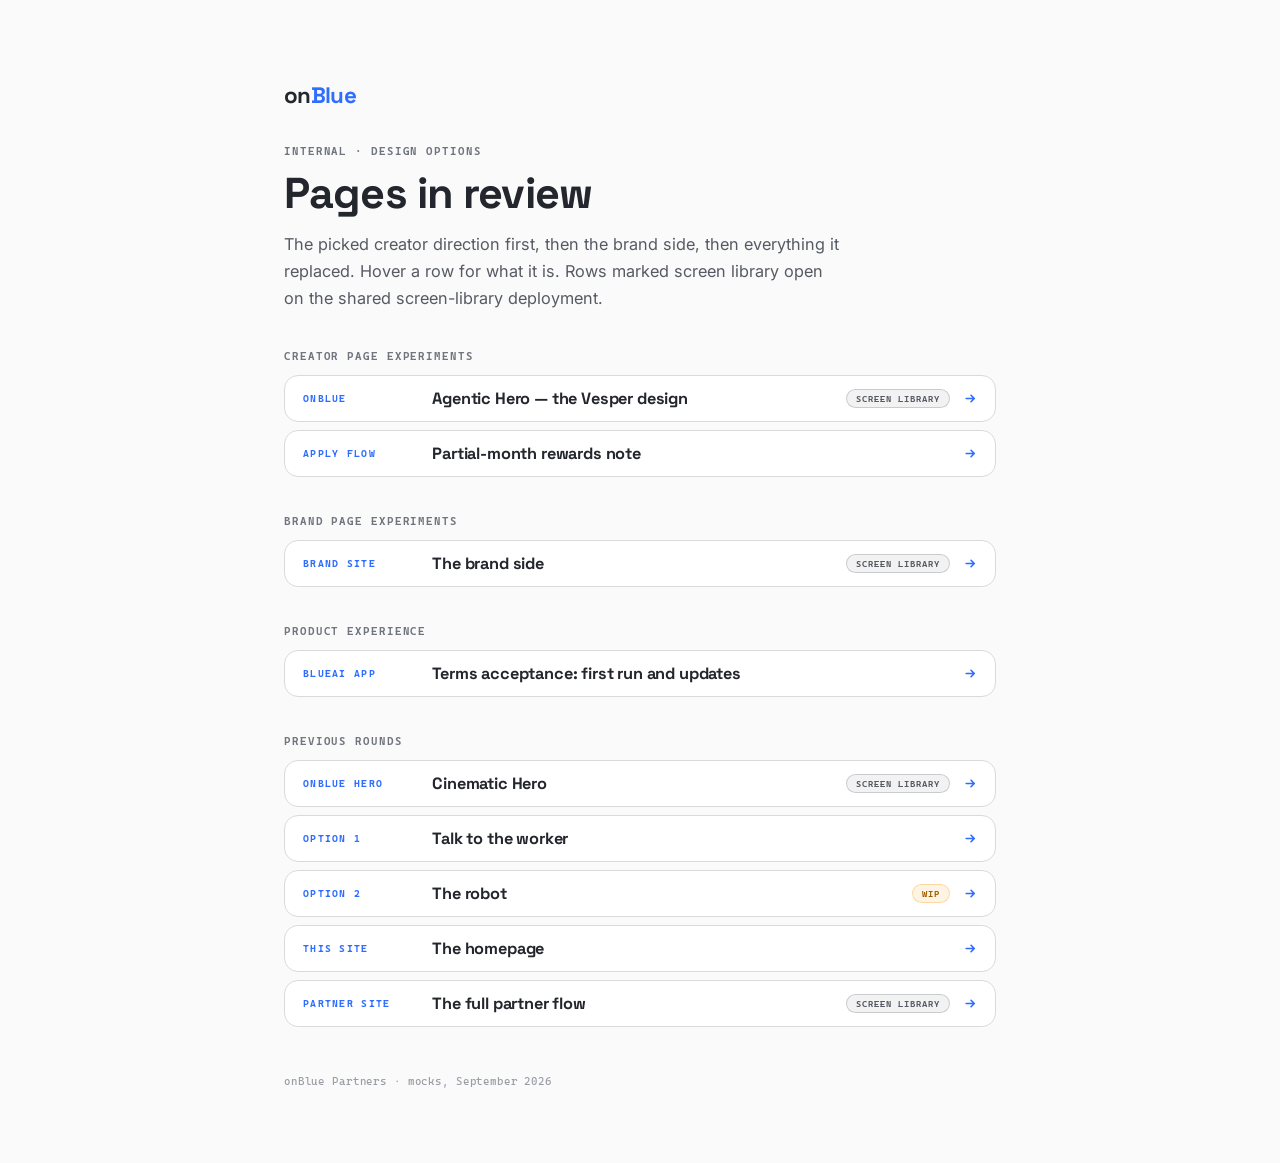
<file: options/index.html>
<!doctype html>
<html lang="en">
<head>
<meta charset="utf-8">
<meta name="viewport" content="width=device-width, initial-scale=1">
<title>onBlue: Design Options</title>
<link rel="stylesheet" href="https://fonts.googleapis.com/css2?family=Space+Grotesk:wght@500;700&family=Inter:wght@400;500;600;700;800&family=Cascadia+Code:wght@400;600;700&display=swap">
<style>
:root {
  --ink: #23262c; --dim: #565a63; --mint: #0f9d58; --primary: #2e3138; --accent: #2f6dff;
  --canvas: #fafafa; --sur: #ffffff; --line: #e6e7ea; --line-2: #d8dade;
  --ink-3: #71757e; --ink-4: #9a9da6;
  --mono: "Cascadia Code", Consolas, ui-monospace, monospace;
}
html, body { margin: 0; background: var(--canvas); color: var(--ink); font-family: Inter, -apple-system, BlinkMacSystemFont, 'Segoe UI', sans-serif; }
* { box-sizing: border-box; }
.wrap { max-width: 760px; margin: 0 auto; padding: 9vh 1.5rem 4rem; }
.onb-wordmark { font-family: 'Space Grotesk', sans-serif; font-weight: 800; letter-spacing: -0.03em; color: #2f6dff; font-size: 1.4rem; }
.onb-wordmark .on { color: var(--ink); }
.eyebrow { font-family: var(--mono); font-size: 0.66rem; font-weight: 700; letter-spacing: 0.18em; text-transform: uppercase; color: var(--ink-3); margin: 2.2rem 0 0.5rem; }
h1 { font-family: 'Space Grotesk', sans-serif; font-size: clamp(1.9rem, 4vw, 2.7rem); font-weight: 800; letter-spacing: -0.02em; margin: 0 0 0.6rem; }
.sub { color: var(--dim); font-size: 1.02rem; line-height: 1.65; margin: 0 0 1.4rem; max-width: 56ch; }
.group { font-family: var(--mono); font-size: 0.66rem; font-weight: 700; letter-spacing: 0.18em; text-transform: uppercase; color: var(--ink-3); margin: 2.4rem 0 0.8rem; }
/* LINE ROWS, not cards (asked for 2026-09-14): one page per line so the whole hub reads at a
   glance. The card descriptions move to the title attribute and surface on hover. */
.list { display: flex; flex-direction: column; gap: 8px; }
a.row { display: flex; align-items: center; gap: 14px; background: var(--sur); border: 1px solid var(--line-2); border-radius: 14px; padding: 12px 18px; text-decoration: none; color: inherit; transition: border-color .15s, transform .15s, box-shadow .15s; }
a.row:hover { border-color: var(--accent); transform: translateY(-1px); box-shadow: 0 10px 26px -14px rgba(47,109,255,0.32); }
.row .tag { flex: 0 0 7.2rem; font-family: var(--mono); font-size: 0.62rem; font-weight: 700; letter-spacing: 0.13em; text-transform: uppercase; color: var(--accent); }
.row .t { flex: 1; min-width: 0; overflow: hidden; text-overflow: ellipsis; white-space: nowrap; font-family: 'Space Grotesk', sans-serif; font-size: 1.02rem; font-weight: 700; letter-spacing: -0.01em; }
.chip { flex-shrink: 0; font-family: var(--mono); font-size: 0.58rem; font-weight: 700; letter-spacing: 0.11em; text-transform: uppercase; border-radius: 999px; padding: 3px 9px; }
.chip.wip { color: #a15c00; background: rgba(245,166,35,0.12); border: 1px solid rgba(245,166,35,0.35); }
.chip.ext { color: #565a63; background: rgba(86,90,99,0.08); border: 1px solid rgba(86,90,99,0.25); }
.row svg { flex-shrink: 0; color: var(--accent); transition: transform .15s; }
a.row:hover svg { transform: translateX(3px); }
@media (max-width: 560px) {
  .row .tag { display: none; }
  a.row { padding: 12px 14px; }
}
.foot { margin-top: 3rem; font-family: var(--mono); font-size: 0.68rem; letter-spacing: 0.08em; color: var(--ink-4); }
</style>
</head>
<body>
<div class="wrap">
  <span class="onb-wordmark"><span class="on">on</span>Blue</span>
  <p class="eyebrow">Internal &middot; design options</p>
  <h1>Pages in review</h1>
  <p class="sub">The picked creator direction first, then the brand side, then everything it replaced. Hover a row for what it is. Rows marked screen library open on the shared screen-library deployment.</p>

  <!-- ONE ROW, on purpose (Abhisht, 2026-09-14): the Sep 11 review picked the Agentic
       direction and Rosen's mail confirmed it, so this group holds the one page being
       worked on. Everything it replaced moved to Previous rounds below - kept, not
       deleted, while the deployed pages are still compared against. -->
  <p class="group">Creator page experiments</p>
  <div class="list">
    <a class="row" href="https://blueai-screen-library.vercel.app/experiments/onblue-vesper/index.html" title="The picked direction (Sep 11 review + Rosen's mail): the light Agentic homepage with the Cinematic page's wording folded in, the For businesses door in the header, the typed closing line, and the full apply flow with its ascii companion.">
      <span class="tag">onBlue</span>
      <span class="t">Agentic Hero &mdash; the Vesper design</span>
      <span class="chip ext">Screen library</span>
      <svg width="13" height="13" viewBox="0 0 24 24" fill="none" stroke="currentColor" stroke-width="3" stroke-linecap="round" stroke-linejoin="round"><path d="M4 12h15M13 6l6 6-6 6"/></svg>
    </a>
    <!-- A copy of the Vesper apply page with one change, hosted HERE because the original
         lives in the screen library, which we don't push to. -->
    <a class="row" href="/onblue-apply-prorata/" title="The Vesper apply page with one change on its first step: the 20 days and 30 USD carry an asterisk, and a footnote explains that someone accepted later in the month needs fewer days and gets a smaller reward, with exact numbers on their dashboard. Click Apply now to reach it.">
      <span class="tag">Apply flow</span>
      <span class="t">Partial-month rewards note</span>
      <svg width="13" height="13" viewBox="0 0 24 24" fill="none" stroke="currentColor" stroke-width="3" stroke-linecap="round" stroke-linejoin="round"><path d="M4 12h15M13 6l6 6-6 6"/></svg>
    </a>
  </div>

  <p class="group">Brand page experiments</p>
  <div class="list">
    <a class="row" href="https://blueai-screen-library.vercel.app/creator-brand/brands" title="Post a job, outcome pricing, the campaign builder, and the new agent-made sample videos: three strip placements under review, switch A, B, or C from the gear at the bottom left.">
      <span class="tag">Brand site</span>
      <span class="t">The brand side</span>
      <span class="chip ext">Screen library</span>
      <svg width="13" height="13" viewBox="0 0 24 24" fill="none" stroke="currentColor" stroke-width="3" stroke-linecap="round" stroke-linejoin="round"><path d="M4 12h15M13 6l6 6-6 6"/></svg>
    </a>
  </div>

  <!-- Hosted HERE, not on the screen library: the terms work lives only in the local clone of
       the screen-library repo (we don't push there), so this copy is the reviewable one. -->
  <p class="group">Product experience</p>
  <div class="list">
    <a class="row" href="/blueai-product-v2/" title="The BlueAI app as a first-time worker sees it: boot, the worker welcome, and the blocking first-run terms sheet (Program Terms + Privacy Policy, arbitration note). The Preview panel at the bottom left switches First run / Terms update / Off; add ?bs=1 for a desktop with BlueStacks on it.">
      <span class="tag">BlueAI app</span>
      <span class="t">Terms acceptance: first run and updates</span>
      <svg width="13" height="13" viewBox="0 0 24 24" fill="none" stroke="currentColor" stroke-width="3" stroke-linecap="round" stroke-linejoin="round"><path d="M4 12h15M13 6l6 6-6 6"/></svg>
    </a>
  </div>

  <p class="group">Previous rounds</p>
  <div class="list">
    <a class="row" href="https://blueai-screen-library.vercel.app/experiments/onblue-dark-v1/index.html" title="The dark onBlue landing with the particle hands and a light twin. Its wording folded into the Agentic page per the Sep 11 review.">
      <span class="tag">onBlue hero</span>
      <span class="t">Cinematic Hero</span>
      <span class="chip ext">Screen library</span>
      <svg width="13" height="13" viewBox="0 0 24 24" fill="none" stroke="currentColor" stroke-width="3" stroke-linecap="round" stroke-linejoin="round"><path d="M4 12h15M13 6l6 6-6 6"/></svg>
    </a>
    <a class="row" href="/options/option-1.html" title="An earlier landing, with a chat terminal as the front door. Your future worker interviews you and files its own application.">
      <span class="tag">Option 1</span>
      <span class="t">Talk to the worker</span>
      <svg width="13" height="13" viewBox="0 0 24 24" fill="none" stroke="currentColor" stroke-width="3" stroke-linecap="round" stroke-linejoin="round"><path d="M4 12h15M13 6l6 6-6 6"/></svg>
    </a>
    <a class="row" href="/options/option-2.html" title="The same homepage copy with a new protagonist: a friendly robot you can watch finding work, doing it, and getting paid.">
      <span class="tag">Option 2</span>
      <span class="t">The robot</span>
      <span class="chip wip">WIP</span>
      <svg width="13" height="13" viewBox="0 0 24 24" fill="none" stroke="currentColor" stroke-width="3" stroke-linecap="round" stroke-linejoin="round"><path d="M4 12h15M13 6l6 6-6 6"/></svg>
    </a>
    <a class="row" href="/" title="The Version B mock as deployed at the root of this site: own an AI that works for you, boot intro, tasks and earnings.">
      <span class="tag">This site</span>
      <span class="t">The homepage</span>
      <svg width="13" height="13" viewBox="0 0 24 24" fill="none" stroke="currentColor" stroke-width="3" stroke-linecap="round" stroke-linejoin="round"><path d="M4 12h15M13 6l6 6-6 6"/></svg>
    </a>
    <a class="row" href="https://blueai-screen-library.vercel.app/creators" title="Homepage, sign in, the 5-step application, a returning-partner dashboard with cash out, and logout, in its own dark design language.">
      <span class="tag">Partner site</span>
      <span class="t">The full partner flow</span>
      <span class="chip ext">Screen library</span>
      <svg width="13" height="13" viewBox="0 0 24 24" fill="none" stroke="currentColor" stroke-width="3" stroke-linecap="round" stroke-linejoin="round"><path d="M4 12h15M13 6l6 6-6 6"/></svg>
    </a>
  </div>

  <p class="foot">onBlue Partners &middot; mocks, September 2026</p>
</div>
</body>
</html>
</file>
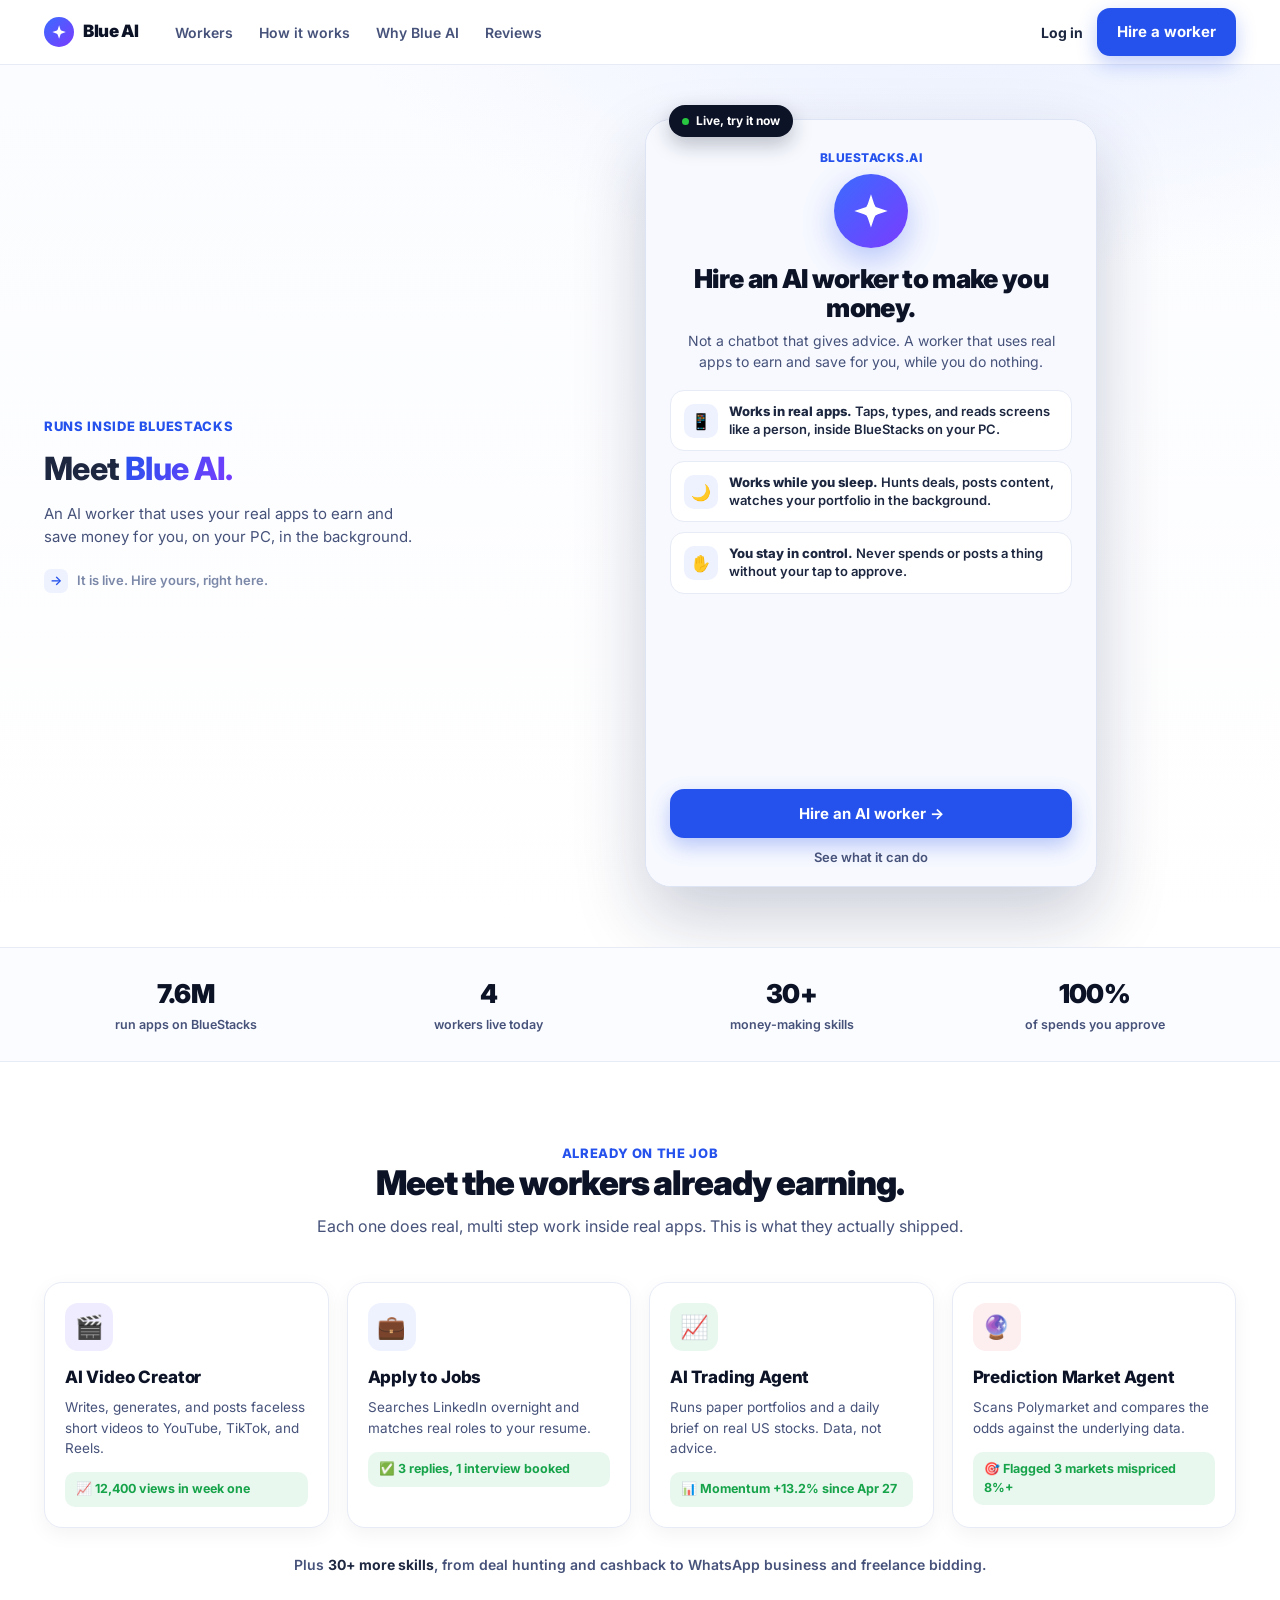
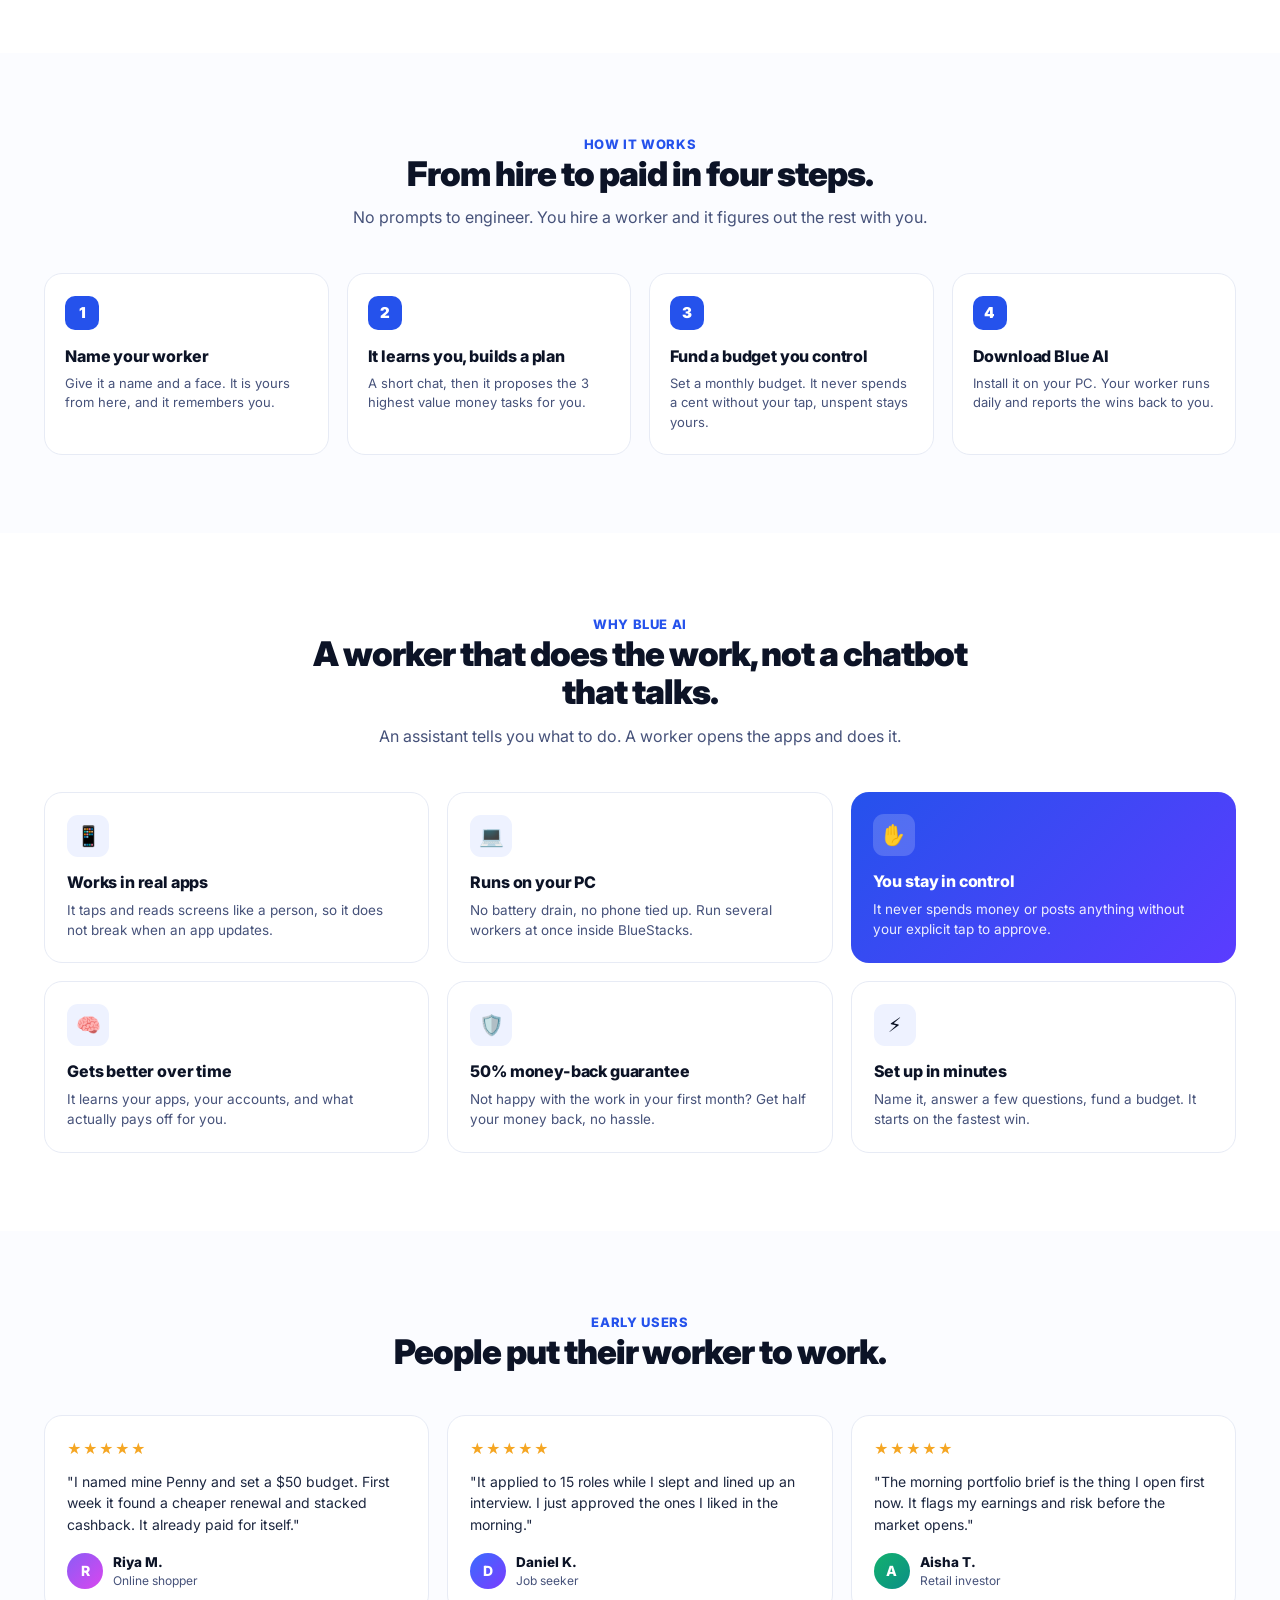
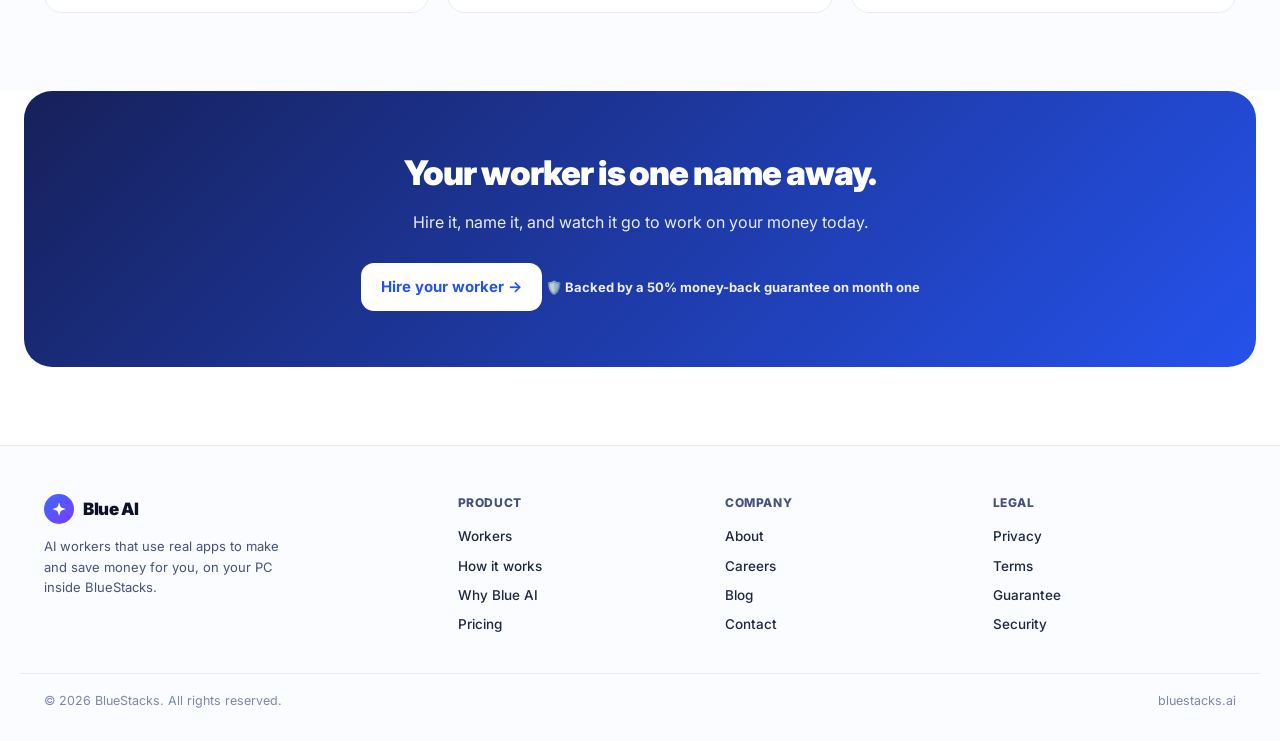
<file: design-source/blue-ai-demo/index.html>
<!DOCTYPE html>
<html lang="en">
<head>
<meta charset="UTF-8">
<meta name="viewport" content="width=device-width, initial-scale=1.0">
<title>Blue AI — Hire an AI worker to make you money | bluestacks.ai</title>
<link rel="preconnect" href="https://fonts.googleapis.com">
<link href="https://fonts.googleapis.com/css2?family=Inter:wght@400;500;600;700;800;900&display=swap" rel="stylesheet">
<style>
  :root{
    --blue:#2552EC;--blue-dark:#1c3fd0;--blue-50:#eef2ff;--blue-100:#dbe4ff;--blue-200:#c2d2ff;
    --ink:#0c1326;--ink-soft:#1d2740;--slate:#46527a;--slate-2:#7b88a8;
    --green:#16a34a;--green-50:#e9f8ef;--amber:#d97706;--bg:#f7f9ff;--line:#e7ebf5;--white:#fff;
    --r:18px;--maxw:1240px;
  }
  *{box-sizing:border-box;margin:0;padding:0}
  html{scroll-behavior:smooth}
  body{font-family:'Inter',system-ui,sans-serif;color:var(--ink);background:var(--white);
    -webkit-font-smoothing:antialiased;line-height:1.5}
  a{color:inherit;text-decoration:none}
  .wrap{max-width:var(--maxw);margin:0 auto;padding:0 24px}
  .btn{border:none;border-radius:13px;font-family:inherit;font-weight:700;cursor:pointer;font-size:15px;
    padding:13px 20px;display:inline-flex;align-items:center;justify-content:center;gap:8px;transition:.15s}
  .btn-primary{background:var(--blue);color:#fff;box-shadow:0 8px 20px rgba(37,82,236,.28)}
  .btn-primary:hover{background:var(--blue-dark)}
  .btn-ghost{background:#fff;color:var(--ink-soft);border:1.5px solid var(--line)}
  .btn-ghost:hover{border-color:var(--blue-200)}
  .orb{border-radius:50%;display:grid;place-items:center;color:#fff;flex:0 0 auto;background:linear-gradient(135deg,#3a6bff,#7a3cff)}
  .orb svg{width:54%;height:54%}
  .eyebrow{font-size:13px;font-weight:800;color:var(--blue);letter-spacing:.05em;text-transform:uppercase}
  .sect{padding:78px 0}
  .sect-h{text-align:center;max-width:680px;margin:0 auto 44px}
  .sect-h h2{font-size:34px;font-weight:900;letter-spacing:-.03em;line-height:1.12}
  .sect-h p{font-size:16px;color:var(--slate);margin-top:12px}

  /* NAV */
  .nav{position:sticky;top:0;z-index:50;background:rgba(255,255,255,.85);backdrop-filter:blur(12px);border-bottom:1px solid var(--line)}
  .nav .wrap{display:flex;align-items:center;gap:18px;height:64px}
  .brand{display:flex;align-items:center;gap:9px;font-weight:900;letter-spacing:-.02em;font-size:17px}
  .brand .orb{width:30px;height:30px}
  .nav .links{display:flex;gap:26px;margin-left:18px}
  .nav .links a{font-size:14px;font-weight:600;color:var(--slate)}
  .nav .links a:hover{color:var(--ink)}
  .nav .right{margin-left:auto;display:flex;align-items:center;gap:14px}
  .nav .login{font-size:14px;font-weight:700;color:var(--ink-soft)}

  /* HERO */
  .hero{position:relative;overflow:hidden;background:
    radial-gradient(1100px 460px at 78% -8%, #eaf0ff 0%, rgba(234,240,255,0) 60%),
    linear-gradient(180deg,#fbfcff,#fff)}
  .hero .wrap{display:grid;grid-template-columns:0.8fr 452px;gap:44px;align-items:center;padding-top:54px;padding-bottom:60px}
  .hero h1{font-size:32px;font-weight:800;letter-spacing:-.02em;line-height:1.15;margin:14px 0 0;color:var(--ink-soft)}
  .hero h1 .grad{background:linear-gradient(120deg,#2552EC,#7a3cff);-webkit-background-clip:text;background-clip:text;color:transparent}
  .hero .lead{font-size:15px;color:var(--slate);margin-top:14px;max-width:380px;line-height:1.55}
  .startcue{display:inline-flex;align-items:center;gap:9px;margin-top:20px;font-size:13px;font-weight:600;color:var(--slate-2)}
  .startcue .arrow{display:inline-grid;place-items:center;width:24px;height:24px;border-radius:7px;background:var(--blue-50);color:var(--blue);font-size:13px;animation:nudge 1.4s ease-in-out infinite}
  @keyframes nudge{0%,100%{transform:translateX(0)}50%{transform:translateX(3px)}}
  .trust{display:flex;align-items:center;gap:16px;margin-top:24px;flex-wrap:wrap}
  .stars{color:#f5a623;font-size:15px;letter-spacing:1px}
  .trust .ti{font-size:13px;font-weight:600;color:var(--slate);display:flex;align-items:center;gap:7px}
  .trust .dot{width:4px;height:4px;border-radius:50%;background:var(--slate-2)}

  /* agent panel (iframe) */
  .agent-panel{position:relative;width:452px;height:768px;justify-self:end}
  .agent-frame{position:absolute;inset:0;border-radius:26px;overflow:hidden;background:var(--bg);
    box-shadow:0 30px 70px rgba(20,33,80,.22);border:1px solid #dde4f4}
  .agent-frame iframe{width:100%;height:100%;border:0;display:block}
  .tryflag{position:absolute;top:-14px;left:24px;z-index:3;background:var(--ink);color:#fff;font-size:12px;
    font-weight:700;padding:7px 13px;border-radius:999px;display:flex;align-items:center;gap:7px;box-shadow:0 8px 20px rgba(12,19,38,.25)}
  .tryflag .pd{width:7px;height:7px;border-radius:50%;background:#28c840;box-shadow:0 0 0 0 rgba(40,200,64,.6);animation:pd 2s infinite}
  @keyframes pd{0%{box-shadow:0 0 0 0 rgba(40,200,64,.6)}70%{box-shadow:0 0 0 6px rgba(40,200,64,0)}100%{box-shadow:0 0 0 0 rgba(40,200,64,0)}}
  .panel-glow{position:absolute;inset:-30px -20px;z-index:-1;background:radial-gradient(closest-side,rgba(122,60,255,.18),transparent);filter:blur(10px)}

  /* STATS */
  .stats{border-top:1px solid var(--line);border-bottom:1px solid var(--line);background:#fbfcff}
  .stats .wrap{display:grid;grid-template-columns:repeat(4,1fr);gap:20px;padding:26px 24px}
  .stat{text-align:center}
  .stat .n{font-size:26px;font-weight:900;letter-spacing:-.02em}
  .stat .l{font-size:12.5px;color:var(--slate);font-weight:600;margin-top:3px}

  /* WORKERS */
  .wcards{display:grid;grid-template-columns:repeat(4,1fr);gap:18px}
  .wcard{background:#fff;border:1px solid var(--line);border-radius:var(--r);padding:20px;box-shadow:0 6px 20px rgba(12,19,38,.05);transition:.16s}
  .wcard:hover{transform:translateY(-3px);box-shadow:0 16px 34px rgba(12,19,38,.1)}
  .wcard .ic{width:48px;height:48px;border-radius:13px;display:grid;place-items:center;font-size:23px}
  .wcard h3{font-size:17px;font-weight:800;letter-spacing:-.01em;margin:14px 0 0}
  .wcard p{font-size:13.5px;color:var(--slate);margin-top:7px;line-height:1.5}
  .wcard .res{display:flex;align-items:center;gap:7px;margin-top:14px;font-size:12.5px;font-weight:700;color:var(--green);
    background:var(--green-50);border-radius:10px;padding:8px 11px}
  .wmore{text-align:center;margin-top:26px;font-size:14px;color:var(--slate);font-weight:600}
  .wmore b{color:var(--ink-soft)}

  /* HOW */
  .how{background:#fbfcff}
  .steps{display:grid;grid-template-columns:repeat(4,1fr);gap:18px}
  .step{background:#fff;border:1px solid var(--line);border-radius:var(--r);padding:22px 20px;position:relative}
  .step .num{width:34px;height:34px;border-radius:10px;background:var(--blue);color:#fff;font-weight:900;font-size:15px;display:grid;place-items:center}
  .step h3{font-size:16px;font-weight:800;margin:14px 0 0;letter-spacing:-.01em}
  .step p{font-size:13px;color:var(--slate);margin-top:6px;line-height:1.5}

  /* WHY */
  .why-grid{display:grid;grid-template-columns:repeat(3,1fr);gap:18px}
  .why{background:#fff;border:1px solid var(--line);border-radius:var(--r);padding:22px}
  .why .ic{width:42px;height:42px;border-radius:11px;background:var(--blue-50);display:grid;place-items:center;font-size:20px}
  .why h3{font-size:16px;font-weight:800;margin:13px 0 0;letter-spacing:-.01em}
  .why p{font-size:13.5px;color:var(--slate);margin-top:6px;line-height:1.5}
  .why.span2{grid-column:span 1;background:linear-gradient(135deg,#2552EC,#5b3cff);color:#fff;border:none}
  .why.span2 .ic{background:rgba(255,255,255,.18)}
  .why.span2 p{color:rgba(255,255,255,.9)}

  /* TESTIMONIALS */
  .quotes{display:grid;grid-template-columns:repeat(3,1fr);gap:18px}
  .quote{background:#fff;border:1px solid var(--line);border-radius:var(--r);padding:22px}
  .quote .stars{font-size:14px}
  .quote p{font-size:14px;color:var(--ink-soft);margin:12px 0 16px;line-height:1.55}
  .quote .who{display:flex;align-items:center;gap:10px}
  .quote .av{width:36px;height:36px;border-radius:50%;display:grid;place-items:center;color:#fff;font-weight:800;font-size:14px}
  .quote .who .nm{font-size:13.5px;font-weight:800}
  .quote .who .rl{font-size:12px;color:var(--slate)}

  /* CTA BAND */
  .ctaband{margin:0 24px 78px}
  .ctaband .inner{max-width:var(--maxw);margin:0 auto;background:linear-gradient(135deg,#16205a,#2552EC);border-radius:28px;
    padding:56px 40px;text-align:center;color:#fff;position:relative;overflow:hidden}
  .ctaband:after{content:"";position:absolute}
  .ctaband h2{font-size:34px;font-weight:900;letter-spacing:-.03em}
  .ctaband p{font-size:16px;opacity:.9;margin:12px 0 26px}
  .ctaband .btn-white{background:#fff;color:var(--blue)}
  .ctaband .gtag{display:inline-flex;align-items:center;gap:7px;margin-top:18px;font-size:13px;font-weight:700;opacity:.92}

  /* FOOTER */
  footer{border-top:1px solid var(--line);padding:48px 0 30px;background:#fbfcff}
  .fgrid{display:grid;grid-template-columns:1.6fr 1fr 1fr 1fr;gap:24px}
  .fcol h4{font-size:12px;font-weight:800;text-transform:uppercase;letter-spacing:.05em;color:var(--slate);margin-bottom:14px}
  .fcol a{display:block;font-size:13.5px;color:var(--ink-soft);margin-bottom:9px;font-weight:500}
  .fcol a:hover{color:var(--blue)}
  .fcol .blurb{font-size:13px;color:var(--slate);line-height:1.55;margin-top:12px;max-width:260px}
  .fbottom{max-width:var(--maxw);margin:30px auto 0;padding:18px 24px 0;border-top:1px solid var(--line);
    display:flex;justify-content:space-between;font-size:12.5px;color:var(--slate-2)}

  @media(max-width:980px){
    .hero .wrap{grid-template-columns:1fr;gap:30px}
    .hero h1{font-size:38px}
    .agent-panel{width:100%;max-width:430px;justify-self:center;height:720px}
    .startcue .arrow{transform:rotate(90deg)}
    @keyframes nudge{0%,100%{transform:rotate(90deg) translateX(0)}50%{transform:rotate(90deg) translateX(4px)}}
    .nav .links{display:none}
    .stats .wrap,.wcards,.steps,.why-grid,.quotes{grid-template-columns:1fr 1fr}
    .fgrid{grid-template-columns:1fr 1fr}
  }
  @media(max-width:560px){
    .stats .wrap,.wcards,.steps,.why-grid,.quotes,.fgrid{grid-template-columns:1fr}
    .hero h1{font-size:32px}
  }
</style>
</head>
<body>

<!-- NAV -->
<nav class="nav"><div class="wrap">
  <div class="brand"><div class="orb"><svg viewBox="0 0 24 24" fill="currentColor"><path d="M12 2l1.9 5.8a3 3 0 002.3 2.3L22 12l-5.8 1.9a3 3 0 00-2.3 2.3L12 22l-1.9-5.8a3 3 0 00-2.3-2.3L2 12l5.8-1.9a3 3 0 002.3-2.3z"/></svg></div>Blue AI</div>
  <div class="links"><a href="#workers">Workers</a><a href="#how">How it works</a><a href="#why">Why Blue AI</a><a href="#reviews">Reviews</a></div>
  <div class="right"><a class="login" href="#">Log in</a><a class="btn btn-primary" href="#hire">Hire a worker</a></div>
</div></nav>

<!-- HERO -->
<header class="hero"><div class="wrap">
  <div class="hero-copy">
    <span class="eyebrow">Runs inside BlueStacks</span>
    <h1>Meet <span class="grad">Blue AI.</span></h1>
    <p class="lead">An AI worker that uses your real apps to earn and save money for you, on your PC, in the background.</p>
    <div class="startcue"><span class="arrow">→</span> It is live. Hire yours, right here.</div>
  </div>

  <div class="agent-panel" id="hire">
    <div class="panel-glow"></div>
    <div class="tryflag"><span class="pd"></span> Live, try it now</div>
    <div class="agent-frame"><iframe src="app.html?embed=1" title="Hire your AI worker" loading="lazy"></iframe></div>
  </div>
</div></header>

<!-- STATS -->
<section class="stats"><div class="wrap">
  <div class="stat"><div class="n">7.6M</div><div class="l">run apps on BlueStacks</div></div>
  <div class="stat"><div class="n">4</div><div class="l">workers live today</div></div>
  <div class="stat"><div class="n">30+</div><div class="l">money-making skills</div></div>
  <div class="stat"><div class="n">100%</div><div class="l">of spends you approve</div></div>
</div></section>

<!-- WORKERS -->
<section class="sect" id="workers"><div class="wrap">
  <div class="sect-h"><span class="eyebrow">Already on the job</span>
    <h2>Meet the workers already earning.</h2>
    <p>Each one does real, multi step work inside real apps. This is what they actually shipped.</p>
  </div>
  <div class="wcards">
    <div class="wcard"><div class="ic" style="background:#f0ecff">🎬</div><h3>AI Video Creator</h3>
      <p>Writes, generates, and posts faceless short videos to YouTube, TikTok, and Reels.</p>
      <div class="res">📈 12,400 views in week one</div></div>
    <div class="wcard"><div class="ic" style="background:var(--blue-50)">💼</div><h3>Apply to Jobs</h3>
      <p>Searches LinkedIn overnight and matches real roles to your resume.</p>
      <div class="res">✅ 3 replies, 1 interview booked</div></div>
    <div class="wcard"><div class="ic" style="background:var(--green-50)">📈</div><h3>AI Trading Agent</h3>
      <p>Runs paper portfolios and a daily brief on real US stocks. Data, not advice.</p>
      <div class="res">📊 Momentum +13.2% since Apr 27</div></div>
    <div class="wcard"><div class="ic" style="background:#fdeef0">🔮</div><h3>Prediction Market Agent</h3>
      <p>Scans Polymarket and compares the odds against the underlying data.</p>
      <div class="res">🎯 Flagged 3 markets mispriced 8%+</div></div>
  </div>
  <div class="wmore">Plus <b>30+ more skills</b>, from deal hunting and cashback to WhatsApp business and freelance bidding.</div>
</div></section>

<!-- HOW -->
<section class="sect how" id="how"><div class="wrap">
  <div class="sect-h"><span class="eyebrow">How it works</span>
    <h2>From hire to paid in four steps.</h2>
    <p>No prompts to engineer. You hire a worker and it figures out the rest with you.</p>
  </div>
  <div class="steps">
    <div class="step"><div class="num">1</div><h3>Name your worker</h3><p>Give it a name and a face. It is yours from here, and it remembers you.</p></div>
    <div class="step"><div class="num">2</div><h3>It learns you, builds a plan</h3><p>A short chat, then it proposes the 3 highest value money tasks for you.</p></div>
    <div class="step"><div class="num">3</div><h3>Fund a budget you control</h3><p>Set a monthly budget. It never spends a cent without your tap, unspent stays yours.</p></div>
    <div class="step"><div class="num">4</div><h3>Download Blue AI</h3><p>Install it on your PC. Your worker runs daily and reports the wins back to you.</p></div>
  </div>
</div></section>

<!-- WHY -->
<section class="sect" id="why"><div class="wrap">
  <div class="sect-h"><span class="eyebrow">Why Blue AI</span>
    <h2>A worker that does the work, not a chatbot that talks.</h2>
    <p>An assistant tells you what to do. A worker opens the apps and does it.</p>
  </div>
  <div class="why-grid">
    <div class="why"><div class="ic">📱</div><h3>Works in real apps</h3><p>It taps and reads screens like a person, so it does not break when an app updates.</p></div>
    <div class="why"><div class="ic">💻</div><h3>Runs on your PC</h3><p>No battery drain, no phone tied up. Run several workers at once inside BlueStacks.</p></div>
    <div class="why span2"><div class="ic">✋</div><h3>You stay in control</h3><p>It never spends money or posts anything without your explicit tap to approve.</p></div>
    <div class="why"><div class="ic">🧠</div><h3>Gets better over time</h3><p>It learns your apps, your accounts, and what actually pays off for you.</p></div>
    <div class="why"><div class="ic">🛡️</div><h3>50% money-back guarantee</h3><p>Not happy with the work in your first month? Get half your money back, no hassle.</p></div>
    <div class="why"><div class="ic">⚡</div><h3>Set up in minutes</h3><p>Name it, answer a few questions, fund a budget. It starts on the fastest win.</p></div>
  </div>
</div></section>

<!-- TESTIMONIALS -->
<section class="sect how" id="reviews"><div class="wrap">
  <div class="sect-h"><span class="eyebrow">Early users</span><h2>People put their worker to work.</h2></div>
  <div class="quotes">
    <div class="quote"><div class="stars">★★★★★</div><p>"I named mine Penny and set a $50 budget. First week it found a cheaper renewal and stacked cashback. It already paid for itself."</p>
      <div class="who"><div class="av" style="background:linear-gradient(135deg,#8b5cf6,#d946ef)">R</div><div><div class="nm">Riya M.</div><div class="rl">Online shopper</div></div></div></div>
    <div class="quote"><div class="stars">★★★★★</div><p>"It applied to 15 roles while I slept and lined up an interview. I just approved the ones I liked in the morning."</p>
      <div class="who"><div class="av" style="background:linear-gradient(135deg,#3a6bff,#7a3cff)">D</div><div><div class="nm">Daniel K.</div><div class="rl">Job seeker</div></div></div></div>
    <div class="quote"><div class="stars">★★★★★</div><p>"The morning portfolio brief is the thing I open first now. It flags my earnings and risk before the market opens."</p>
      <div class="who"><div class="av" style="background:linear-gradient(135deg,#13b16e,#0a8f86)">A</div><div><div class="nm">Aisha T.</div><div class="rl">Retail investor</div></div></div></div>
  </div>
</div></section>

<!-- CTA BAND -->
<div class="ctaband"><div class="inner">
  <h2>Your worker is one name away.</h2>
  <p>Hire it, name it, and watch it go to work on your money today.</p>
  <a class="btn btn-white" href="#hire">Hire your worker →</a>
  <div class="gtag">🛡️ Backed by a 50% money-back guarantee on month one</div>
</div></div>

<!-- FOOTER -->
<footer><div class="wrap"><div class="fgrid">
  <div class="fcol">
    <div class="brand"><div class="orb"><svg viewBox="0 0 24 24" fill="currentColor"><path d="M12 2l1.9 5.8a3 3 0 002.3 2.3L22 12l-5.8 1.9a3 3 0 00-2.3 2.3L12 22l-1.9-5.8a3 3 0 00-2.3-2.3L2 12l5.8-1.9a3 3 0 002.3-2.3z"/></svg></div>Blue AI</div>
    <p class="blurb">AI workers that use real apps to make and save money for you, on your PC inside BlueStacks.</p>
  </div>
  <div class="fcol"><h4>Product</h4><a href="#workers">Workers</a><a href="#how">How it works</a><a href="#why">Why Blue AI</a><a href="#hire">Pricing</a></div>
  <div class="fcol"><h4>Company</h4><a href="#">About</a><a href="#">Careers</a><a href="#">Blog</a><a href="#">Contact</a></div>
  <div class="fcol"><h4>Legal</h4><a href="#">Privacy</a><a href="#">Terms</a><a href="#">Guarantee</a><a href="#">Security</a></div>
</div></div>
<div class="fbottom"><span>© 2026 BlueStacks. All rights reserved.</span><span>bluestacks.ai</span></div>
</footer>

<script>
  // Smooth focus the live panel when a hire CTA is tapped on small screens.
  document.querySelectorAll('a[href="#hire"]').forEach(a=>a.addEventListener('click',()=>{
    setTimeout(()=>document.getElementById('hire').scrollIntoView({behavior:'smooth',block:'center'}),10);
  }));
</script>
</body>
</html>
</file>
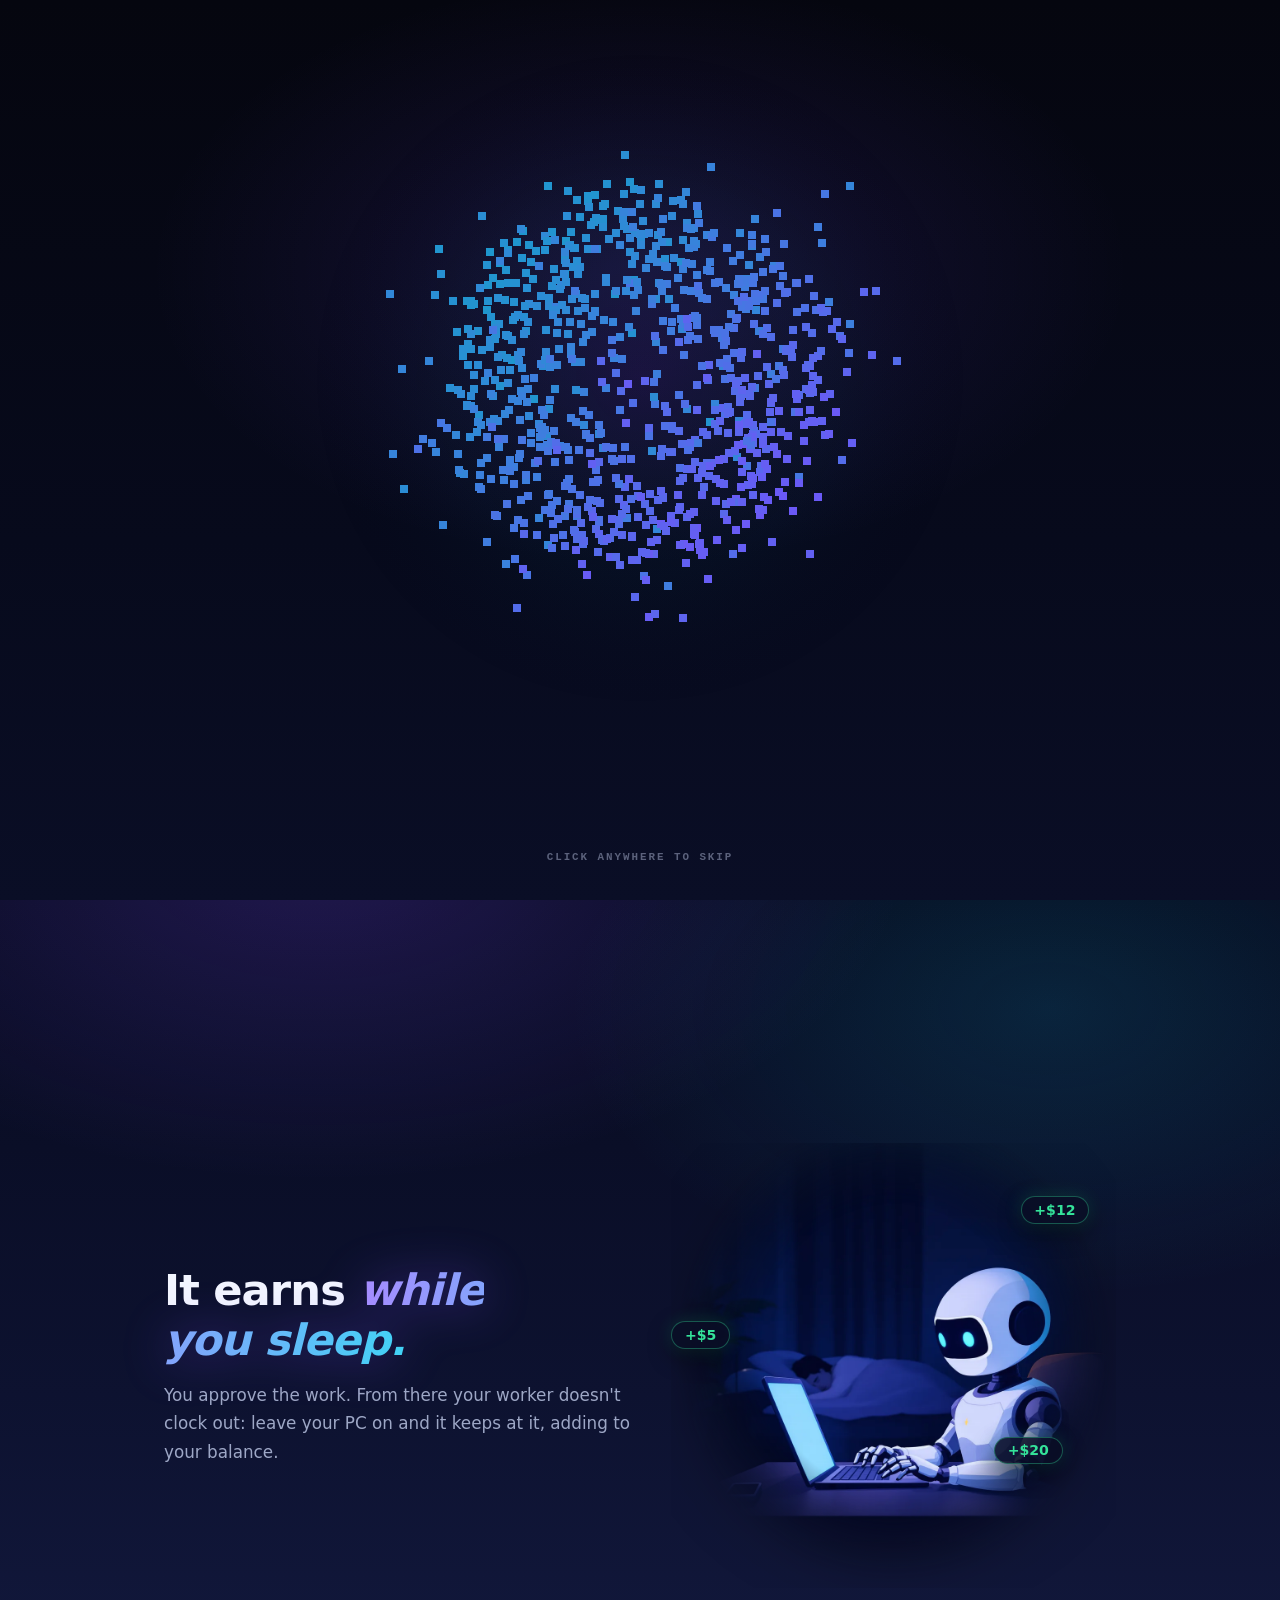
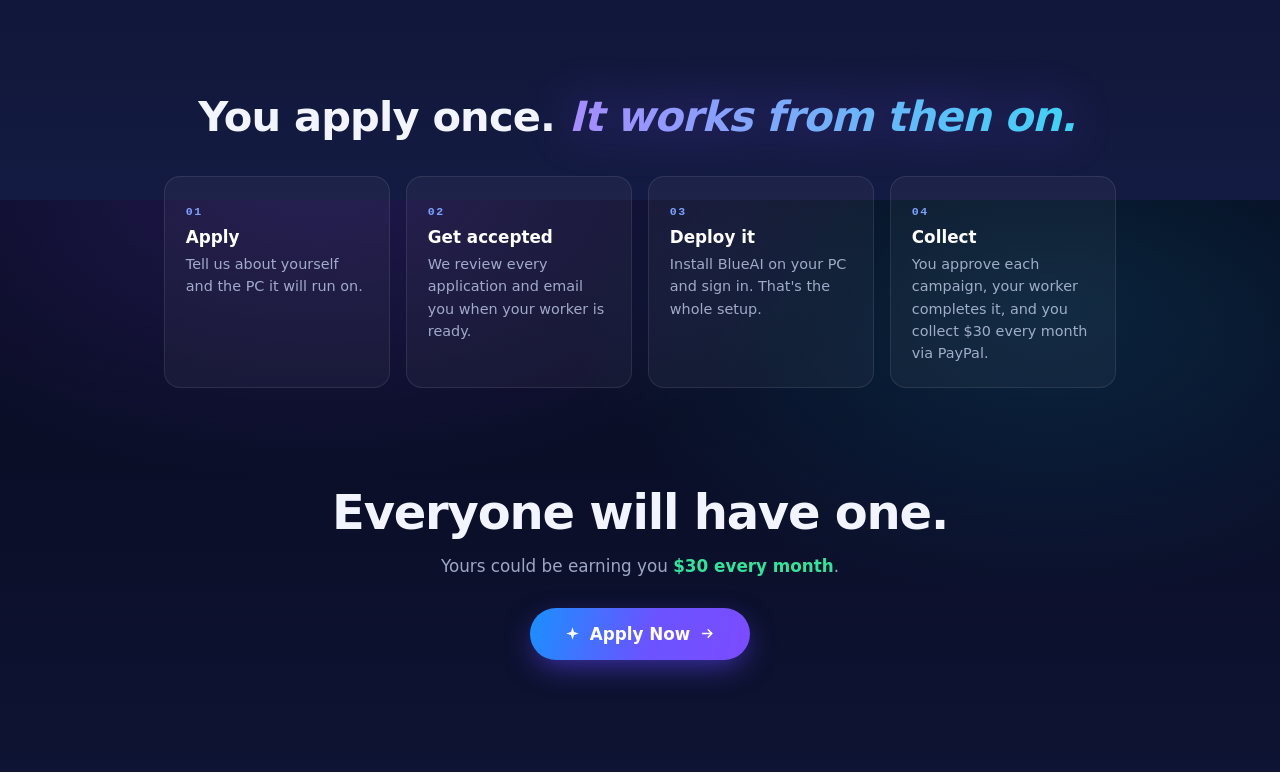
<file: no-robots.html>
<!doctype html>
<html lang="en">
<head>
<meta charset="utf-8">
<meta name="viewport" content="width=device-width, initial-scale=1">
<title>The AI You Own</title>
<style>
  :root {
    --void: #05060f;
    --sky-top: #070a1e;
    --sky-mid: #0d1230;
    --sky-low: #141b42;
    --ink-inverse: #f2f5ff;
    --dim: rgba(214, 224, 255, 0.72);
    --mint: #34e39a;
    --iris: #7b4cff;
    --cyan: #0ea4c5;
    --grad-bright: linear-gradient(92deg, #a78bff 0%, #3fd4f5 100%);
    --cta-grad: linear-gradient(105deg, #1a90ff 0%, #6b53ff 55%, #7b4cff 100%);
    --mono: "Cascadia Code", Consolas, ui-monospace, monospace;
  }
  * { box-sizing: border-box; }
  html, body { height: 100%; }
  body {
    margin: 0;
    background:
      radial-gradient(900px 500px at 25% -5%, rgba(123, 76, 255, 0.22), transparent 65%),
      radial-gradient(800px 480px at 82% 12%, rgba(14, 164, 197, 0.16), transparent 60%),
      linear-gradient(180deg, var(--sky-top) 0%, var(--sky-mid) 55%, var(--sky-low) 100%);
    color: var(--ink-inverse);
    font-family: "Segoe UI", system-ui, -apple-system, sans-serif;
    min-height: 100vh;
    overflow-x: hidden;
  }
  body:not(.revealed) { overflow: hidden; }

  /* twinkling stars */
  .star {
    position: fixed; border-radius: 50%;
    background: #cdd8ff; opacity: 0.5;
    animation: twinkle 3.4s ease-in-out infinite;
  }
  @keyframes twinkle { 0%,100% { opacity: 0.15; } 50% { opacity: 0.65; } }

  main {
    position: relative;
    max-width: 1100px;
    margin: 0 auto;
    padding: 3.5rem 1.5rem 0;
    text-align: center;
  }

  h1 {
    font-size: clamp(2.4rem, 5vw, 3.9rem);
    font-weight: 800;
    letter-spacing: -0.03em;
    line-height: 1.12;
    max-width: 820px;
    margin: 0 auto 1.25rem;
    text-wrap: balance;
  }
  .grad {
    font-style: italic;
    padding-right: 0.15em;
    background: var(--grad-bright);
    -webkit-background-clip: text; background-clip: text; color: transparent;
    filter: drop-shadow(0 0 24px rgba(123, 76, 255, 0.45));
  }
  .sub {
    font-size: 1.15rem;
    line-height: 1.65;
    color: var(--dim);
    max-width: 640px;
    margin: 0 auto 2.2rem;
  }
  .sub b { color: var(--ink-inverse); font-weight: 650; }

  .btn {
    font: inherit; font-weight: 700; font-size: 1.05rem;
    color: #fff;
    background: var(--cta-grad);
    border: none; border-radius: 999px;
    padding: 1rem 2.2rem;
    cursor: pointer;
    display: inline-flex; align-items: center; gap: 0.6rem;
    box-shadow: 0 10px 30px -6px rgba(95, 70, 255, 0.65);
    transition: transform 0.18s ease, box-shadow 0.18s ease;
  }
  .btn:hover { transform: translateY(-2px); box-shadow: 0 18px 40px -8px rgba(95, 70, 255, 0.75); }
  .btn:focus-visible { outline: 2px solid #a78bff; outline-offset: 3px; }

  /* ---------------- scene: desk + PC, centered ---------------- */
  .scene {
    position: relative;
    width: min(980px, 96vw);
    height: 470px;
    margin: 1.6rem auto 0;
  }
  .scene::after {
    content: "";
    position: absolute; left: 50%; bottom: -30px;
    transform: translateX(-50%);
    width: 70%; height: 130px;
    background: radial-gradient(50% 100% at 50% 0%, rgba(123, 76, 255, 0.18), transparent 75%);
    pointer-events: none;
  }

  .desk { position: absolute; left: 50%; margin-left: -235px; bottom: 20px; height: 134px; width: 470px; z-index: 2; }
  .desk-top {
    height: 16px; border-radius: 8px;
    background: linear-gradient(180deg, #2c3468, #1b2148);
    border-top: 1px solid rgba(180, 196, 255, 0.35);
    box-shadow: 0 18px 40px -12px rgba(0, 0, 0, 0.6);
  }
  .desk-leg {
    position: absolute; top: 16px; width: 12px; height: 118px;
    background: linear-gradient(180deg, #232a55, #161c3e);
    border-radius: 0 0 5px 5px;
  }
  .desk-leg.l { left: 26px; }
  .desk-leg.r { right: 26px; }

  .laptop { position: absolute; left: 50%; margin-left: -200px; bottom: 150px; width: 400px; z-index: 3; }
  .lap-screen {
    position: relative; overflow: hidden;
    width: 372px; margin: 0 auto;
    background: #0a0f26;
    border: 3px solid #2c3568;
    border-bottom: none;
    border-radius: 14px 14px 0 0;
    padding: 0.85rem 0.9rem 0.9rem;
    min-height: 258px;
    box-shadow:
      0 0 50px rgba(63, 212, 245, 0.14),
      0 0 110px rgba(123, 76, 255, 0.22),
      inset 0 0 40px rgba(30, 40, 90, 0.5);
  }
  .lap-deck {
    width: 400px; height: 22px;
    background: linear-gradient(180deg, #333c72, #1e2450);
    border-radius: 3px 3px 16px 16px;
    position: relative;
    box-shadow: 0 14px 30px -10px rgba(0, 0, 0, 0.65);
  }
  .lap-deck::before {
    content: "";
    position: absolute; left: 46px; right: 46px; top: 5px; height: 7px;
    border-radius: 3px;
    background: repeating-linear-gradient(90deg, #454f8c 0 12px, transparent 12px 16px);
    opacity: 0.7;
  }
  .lap-deck::after {
    content: "";
    position: absolute; left: 50%; top: 14px; transform: translateX(-50%);
    width: 64px; height: 5px; border-radius: 999px;
    background: #454f8c; opacity: 0.6;
  }

  .scr-head {
    display: flex; align-items: center; justify-content: space-between;
    margin-bottom: 0.75rem;
  }
  .scr-brand { display: flex; align-items: center; gap: 0.45rem; font-weight: 700; font-size: 0.9rem; color: #fff; }
  .scr-status { display: flex; align-items: center; gap: 0.4rem; font-family: var(--mono); font-size: 0.66rem; letter-spacing: 0.1em; text-transform: uppercase; font-weight: 600; color: var(--mint); }
  .dot {
    width: 7px; height: 7px; border-radius: 50%; background: var(--mint);
    box-shadow: 0 0 8px var(--mint);
    animation: pulse 1.6s ease-in-out infinite;
  }
  @keyframes pulse { 0%,100% { opacity: 1; } 50% { opacity: 0.3; } }

  .task {
    display: flex; align-items: center; justify-content: space-between;
    background: rgba(255, 255, 255, 0.045);
    border: 1px solid rgba(255, 255, 255, 0.08);
    border-radius: 9px;
    padding: 0.55rem 0.7rem;
    margin-bottom: 0.5rem;
    font-size: 0.82rem;
    transition: opacity 0.4s ease, transform 0.4s ease;
  }
  .task .lbl { display: flex; align-items: center; gap: 0.45rem; color: #dbe4ff; font-weight: 600; }
  .task .lbl .tick { color: var(--mint); font-weight: 800; }
  .task .pay { color: var(--mint); font-weight: 800; font-variant-numeric: tabular-nums; }
  .task.working .lbl { color: #9fb0e8; }
  .task .bar { flex: 1; height: 4px; margin-left: 0.8rem; border-radius: 999px; background: rgba(255,255,255,0.1); overflow: hidden; }
  .task .bar > i { display: block; height: 100%; width: 0%; background: var(--grad-bright); border-radius: 999px; transition: width 0.18s linear; }

  /* the working slot keeps its height so nothing jumps when a task hands over */
  #working { min-height: 44px; }
  #stack { overflow: hidden; }
  .task.enter { animation: emerge 0.55s cubic-bezier(0.25, 0.8, 0.35, 1); }
  @keyframes emerge {
    from { margin-top: -46px; opacity: 0.35; }
    to { margin-top: 0; opacity: 1; }
  }
  #stack .task:nth-child(2) { opacity: 0.7; }
  #stack .task:nth-child(3) { opacity: 0.45; }

  /* earnings pill, floats at the PC's shoulder */
  .earnings {
    position: absolute; left: calc(50% + 170px); top: 26px; z-index: 4;
    display: flex; align-items: center; gap: 0.6rem;
    background: #ffffff;
    border-radius: 999px;
    padding: 0.55rem 1.2rem 0.55rem 0.65rem;
    box-shadow: 0 18px 50px -12px rgba(0, 0, 0, 0.65), 0 0 40px rgba(52, 227, 154, 0.25);
  }
  .earnings .coin {
    width: 32px; height: 32px; border-radius: 50%;
    background: rgba(18, 183, 106, 0.14); color: #0f9d58;
    display: flex; align-items: center; justify-content: center;
    font-weight: 800;
  }
  .earnings .label { font-family: var(--mono); font-size: 0.56rem; font-weight: 700; letter-spacing: 0.12em; text-transform: uppercase; color: #7a8496; }
  .earnings .amount { font-size: 1.2rem; font-weight: 800; color: #0f9d58; font-variant-numeric: tabular-nums; }
  .earnings.bump { animation: bump 0.35s ease; }
  @keyframes bump { 40% { transform: scale(1.09); } }

  .chip {
    position: absolute; z-index: 5;
    font-weight: 800; font-size: 0.9rem; color: var(--mint);
    text-shadow: 0 0 12px rgba(52, 227, 154, 0.6);
    pointer-events: none;
    transition: transform 0.7s cubic-bezier(0.3, 0.7, 0.4, 1), opacity 0.7s ease;
  }

  @media (max-width: 880px) {
    .scene { transform: scale(0.62); transform-origin: top center; height: 330px; }
  }

  /* ---------------- fleet: the asset slots ----------------
     One live slot (the PC, earning) and dashed empty slots. The dashes are the
     vision: sockets this same worker plugs into next. */
  .fleet { margin: 2.6rem auto 0; }
  .fleet-label {
    font-family: var(--mono);
    font-size: 0.72rem; font-weight: 600;
    letter-spacing: 0.22em; text-transform: uppercase;
    color: rgba(214, 224, 255, 0.55);
    margin: 0 0 1rem;
  }
  .fleet-row {
    display: flex; flex-wrap: wrap; justify-content: center; gap: 0.9rem;
  }
  .slot {
    display: flex; flex-direction: column; align-items: center; gap: 0.45rem;
    width: 168px; padding: 1.1rem 0.8rem 0.95rem;
    border-radius: 14px;
    background: rgba(255, 255, 255, 0.035);
    border: 1px dashed rgba(255, 255, 255, 0.18);
  }
  .slot svg { color: rgba(214, 224, 255, 0.55); }
  .slot-name { font-size: 0.92rem; font-weight: 700; color: var(--dim); }
  .slot-tag {
    font-family: var(--mono); font-size: 0.6rem; font-weight: 700;
    letter-spacing: 0.16em; text-transform: uppercase;
    color: rgba(214, 224, 255, 0.45);
    display: inline-flex; align-items: center; gap: 0.35rem;
  }
  .slot.live {
    border: 1px solid rgba(52, 227, 154, 0.4);
    background: rgba(52, 227, 154, 0.06);
    box-shadow: 0 0 34px rgba(52, 227, 154, 0.12);
  }
  .slot.live svg { color: #7fe9bd; }
  .slot.live .slot-name { color: #fff; }
  .slot.live .slot-tag { color: var(--mint); }
  .tick-dot {
    display: inline-block; width: 6px; height: 6px; border-radius: 50%;
    background: var(--mint); box-shadow: 0 0 8px var(--mint);
  }

  /* ---------------- boot intro: the agent is born, then docks into the PC ----------------
     An opaque backdrop hides the page; the pixel logo (Arpit's boot.js port) assembles
     huge in the viewport as THE AGENT, introduces itself, then flies down and shrinks
     into the laptop screen while the backdrop dissolves to reveal the scene. */
  .backdrop {
    position: fixed; inset: 0; z-index: 70; pointer-events: none;
    background:
      radial-gradient(700px 420px at 50% 30%, rgba(123, 76, 255, 0.14), transparent 70%),
      linear-gradient(180deg, var(--void) 0%, #070a1c 60%, #0a0e26 100%);
    transition: opacity 1s ease;
  }
  .backdrop.gone { opacity: 0; }
  body.revealed .backdrop { display: none; }

  #core-cv {
    /* width/height 100% is load-bearing: without it the canvas renders at its
       dpr-scaled intrinsic size and every draw lands offset on scaled displays */
    position: fixed; inset: 0; width: 100%; height: 100%; display: block;
    z-index: 80; pointer-events: none;
    transition: opacity 0.45s ease;
  }
  #core-cv.out { opacity: 0; }
  body.revealed.settled #core-cv { display: none; }

  .beat {
    position: fixed; left: 0; right: 0; z-index: 85;
    text-align: center; padding: 0 1.5rem;
    font-size: clamp(1.45rem, 3.2vw, 2.05rem);
    font-weight: 800; letter-spacing: -0.015em; color: #fff;
    opacity: 0; transform: translateY(10px);
    transition: opacity 0.55s ease, transform 0.55s ease;
    pointer-events: none;
    text-wrap: balance;
  }
  .beat.on { opacity: 1; transform: none; }
  body.revealed .beat { display: none; }

  .skip {
    position: fixed; bottom: 26px; left: 0; right: 0; z-index: 85;
    text-align: center;
    font-family: var(--mono); font-size: 0.68rem; font-weight: 600;
    letter-spacing: 0.18em; text-transform: uppercase;
    color: rgba(214, 224, 255, 0.4);
    opacity: 0; animation: hintIn 0.7s ease 2s forwards;
    pointer-events: none;
  }
  @keyframes hintIn { to { opacity: 1; } }
  body.revealed .skip { display: none; }

  .scr-ui { opacity: 0; transition: opacity 0.6s ease 0.25s; }
  body.revealed .scr-ui { opacity: 1; }

  /* staged reveal of the page copy once the agent has docked */
  .rv {
    opacity: 0; transform: translateY(18px);
    transition: opacity 0.8s cubic-bezier(0.25, 0.8, 0.35, 1), transform 0.8s cubic-bezier(0.25, 0.8, 0.35, 1);
  }
  body.revealed .rv { opacity: 1; transform: none; }
  .d1 { transition-delay: 0.05s; }
  .d2 { transition-delay: 0.2s; }
  .d3 { transition-delay: 0.32s; }
  .d4 { transition-delay: 0.5s; }
  .d5 { transition-delay: 0.65s; }

  /* bottom-right dock: time-of-day chip + mini money counter on scroll */
  .dock {
    position: fixed; right: 18px; bottom: 18px; z-index: 60;
    display: flex; flex-direction: column; align-items: flex-end; gap: 0.55rem;
    pointer-events: none;
  }
  .time-chip {
    display: flex; align-items: center; gap: 0.45rem;
    background: rgba(13, 18, 48, 0.78);
    border: 1px solid rgba(255, 255, 255, 0.12);
    border-radius: 999px;
    padding: 0.45rem 0.95rem;
    font-size: 0.82rem; color: var(--dim);
    backdrop-filter: blur(6px);
  }
  .mini {
    display: flex; align-items: center; gap: 0.5rem;
    background: #ffffff; border-radius: 999px;
    padding: 0.45rem 1rem 0.45rem 0.55rem;
    box-shadow: 0 14px 40px -10px rgba(0, 0, 0, 0.6), 0 0 30px rgba(52, 227, 154, 0.2);
    opacity: 0; transform: translateY(16px);
    transition: opacity 0.4s ease, transform 0.4s ease;
  }
  .mini.show { opacity: 1; transform: none; }
  .mini .coin {
    width: 26px; height: 26px; border-radius: 50%;
    background: rgba(18, 183, 106, 0.14); color: #0f9d58;
    display: flex; align-items: center; justify-content: center;
    font-weight: 800; font-size: 0.8rem;
  }
  .mini .mini-amt { font-weight: 800; color: #0f9d58; font-variant-numeric: tabular-nums; }

  /* ---------------- below the fold ---------------- */
  .sleep {
    max-width: 1000px; margin: 7rem auto 0; padding: 0 1.5rem;
    display: grid; grid-template-columns: 1.05fr 1fr; gap: 2.5rem; align-items: center;
  }
  .sleep-copy { text-align: left; }
  .sleep-copy h2 {
    font-size: clamp(1.9rem, 3.8vw, 2.7rem); font-weight: 800;
    letter-spacing: -0.02em; margin: 0 0 1rem; text-wrap: balance;
  }
  .sleep-copy p { color: var(--dim); font-size: 1.05rem; line-height: 1.7; margin: 0; max-width: 46ch; }
  .sleep-visual { position: relative; }
  .sleep-visual img {
    width: 100%; display: block;
    -webkit-mask-image: radial-gradient(100% 100% at 50% 42%, black 40%, transparent 67%);
    mask-image: radial-gradient(100% 100% at 50% 42%, black 40%, transparent 67%);
    filter: drop-shadow(0 26px 50px rgba(0, 0, 0, 0.55));
  }
  .float-chip {
    position: absolute;
    font-weight: 800; font-size: 0.88rem; color: var(--mint);
    background: rgba(10, 15, 38, 0.85);
    border: 1px solid rgba(52, 227, 154, 0.35);
    border-radius: 999px; padding: 0.3rem 0.8rem;
    box-shadow: 0 8px 24px rgba(0, 0, 0, 0.45), 0 0 18px rgba(52, 227, 154, 0.18);
    animation: bob 5s ease-in-out infinite;
  }
  .float-chip.c1 { top: 12%; right: 6%; }
  .float-chip.c2 { top: 40%; left: 0; animation-delay: 1.6s; }
  .float-chip.c3 { top: 66%; right: 12%; animation-delay: 3.1s; }
  @keyframes bob { 0%,100% { transform: translateY(0); } 50% { transform: translateY(-10px); } }
  @media (max-width: 780px) {
    .sleep { grid-template-columns: 1fr; }
    .sleep-copy { text-align: center; }
    .sleep-copy p { margin: 0 auto; }
  }

  .below { max-width: 1000px; margin: 6.5rem auto 0; padding: 0 1.5rem; text-align: center; }
  .below h2 {
    font-size: clamp(1.8rem, 3.6vw, 2.6rem); font-weight: 800;
    letter-spacing: -0.02em; margin: 0 0 2.2rem; text-wrap: balance;
  }
  .steps { display: grid; grid-template-columns: repeat(auto-fit, minmax(210px, 1fr)); gap: 1rem; }
  .step {
    background: rgba(255, 255, 255, 0.04);
    border: 1px solid rgba(255, 255, 255, 0.09);
    border-radius: 16px; padding: 1.4rem 1.3rem; text-align: left;
  }
  .step .n { font-family: var(--mono); font-size: 0.72rem; font-weight: 800; letter-spacing: 0.14em; color: #7da2ff; }
  .step h3 { margin: 0.5rem 0 0.4rem; font-size: 1.05rem; color: #fff; }
  .step p { margin: 0; font-size: 0.9rem; line-height: 1.55; color: var(--dim); }

  .closer { text-align: center; padding: 6rem 1.5rem 7rem; }
  .closer h2 { font-size: clamp(2rem, 4.5vw, 3rem); font-weight: 800; letter-spacing: -0.025em; margin: 0 0 1rem; }
  .closer p { color: var(--dim); font-size: 1.05rem; margin: 0 0 2rem; }
  .closer p b { color: var(--mint); font-variant-numeric: tabular-nums; }

  @media (prefers-reduced-motion: reduce) {
    .star, .dot, .float-chip, .skip { animation: none; }
    .chip { transition: none; }
    .rv, .scr-ui, .beat, #core-cv { transition: none; }
  }
</style>
</head>
<body>

<span class="star" style="left:8%;  top:12%; width:3px; height:3px;"></span>
<span class="star" style="left:22%; top:30%; width:2px; height:2px; animation-delay:0.8s;"></span>
<span class="star" style="left:76%; top:9%;  width:3px; height:3px; animation-delay:1.5s;"></span>
<span class="star" style="left:90%; top:34%; width:2px; height:2px; animation-delay:2.2s;"></span>
<span class="star" style="left:58%; top:6%;  width:2px; height:2px; animation-delay:0.4s;"></span>
<span class="star" style="left:38%; top:14%; width:2px; height:2px; animation-delay:1.1s;"></span>

<main>
  <h1 class="rv d1">Own an AI that <span class="grad">works for you.</span></h1>
  <p class="sub rv d2">BlueAI is an AI worker you deploy on your own PC. It finds real work from brands, completes it, and pays you.</p>
  <div class="rv d3">
    <button class="btn">
      <svg width="15" height="15" viewBox="0 0 24 24" fill="#fff" aria-hidden="true"><path d="M12 2l2.4 7.6L22 12l-7.6 2.4L12 22l-2.4-7.6L2 12l7.6-2.4z"/></svg>
      Apply Now
      <svg width="15" height="15" viewBox="0 0 24 24" fill="none" stroke="#fff" stroke-width="2.4" stroke-linecap="round" stroke-linejoin="round" aria-hidden="true"><path d="M4 12h15M13 6l6 6-6 6"/></svg>
    </button>
  </div>

  <div class="scene" id="scene">
    <div class="earnings rv d5" id="earnings">
      <span class="coin">$</span>
      <span style="text-align:left;">
        <span class="label">Earned</span><br>
        <span class="amount" id="amount">$118</span>
      </span>
    </div>

    <div class="desk">
      <div class="desk-top"></div>
      <div class="desk-leg l"></div>
      <div class="desk-leg r"></div>
    </div>
    <div class="laptop">
      <div class="lap-screen" id="lap-screen">
        <div class="scr-ui">
          <div class="scr-head">
            <span class="scr-brand">
              <svg width="18" height="18" viewBox="0 0 24 24" aria-hidden="true">
                <defs><linearGradient id="bg1" x1="0" y1="0" x2="1" y2="1">
                  <stop offset="0" stop-color="#a78bff"/><stop offset="1" stop-color="#3fd4f5"/>
                </linearGradient></defs>
                <path d="M12 2l2.4 7.6L22 12l-7.6 2.4L12 22l-2.4-7.6L2 12l7.6-2.4z" fill="url(#bg1)"/>
              </svg>
              BlueAI
            </span>
            <span class="scr-status"><span class="dot"></span> Working</span>
          </div>
          <div id="working"></div>
          <div id="stack"></div>
        </div>
      </div>
      <div class="lap-deck"></div>
    </div>
  </div>

  <!-- the vision in one strip: the same worker, a growing set of machines -->
  <div class="fleet rv d4">
    <p class="fleet-label">One worker &middot; Any machine you own</p>
    <div class="fleet-row">
      <div class="slot live">
        <svg width="24" height="24" viewBox="0 0 24 24" fill="none" stroke="currentColor" stroke-width="1.8" stroke-linecap="round" stroke-linejoin="round" aria-hidden="true"><rect x="3" y="4" width="18" height="12" rx="2"/><path d="M8 20h8M12 16v4"/></svg>
        <span class="slot-name">Your PC</span>
        <span class="slot-tag"><span class="tick-dot"></span> Earning now</span>
      </div>
      <div class="slot">
        <svg width="24" height="24" viewBox="0 0 24 24" fill="none" stroke="currentColor" stroke-width="1.8" stroke-linecap="round" stroke-linejoin="round" aria-hidden="true"><rect x="5" y="9" width="14" height="10" rx="3"/><path d="M12 9V6"/><circle cx="12" cy="4.6" r="1.2"/><circle cx="9.4" cy="13.6" r="0.4" fill="currentColor"/><circle cx="14.6" cy="13.6" r="0.4" fill="currentColor"/></svg>
        <span class="slot-name">Home robots</span>
        <span class="slot-tag">Soon</span>
      </div>
      <div class="slot">
        <svg width="24" height="24" viewBox="0 0 24 24" fill="none" stroke="currentColor" stroke-width="1.8" stroke-linecap="round" stroke-linejoin="round" aria-hidden="true"><path d="M4 16h16M5.5 16l1.5-4.6h10L18.5 16M9 11.4l1-2.4h4l1 2.4"/><circle cx="7.6" cy="17.6" r="1.4"/><circle cx="16.4" cy="17.6" r="1.4"/></svg>
        <span class="slot-name">Robotaxis</span>
        <span class="slot-tag">Soon</span>
      </div>
      <div class="slot">
        <svg width="24" height="24" viewBox="0 0 24 24" fill="none" stroke="currentColor" stroke-width="1.8" stroke-linecap="round" stroke-linejoin="round" aria-hidden="true"><path d="M12 5v14M5 12h14"/></svg>
        <span class="slot-name">Whatever's next</span>
        <span class="slot-tag">Soon</span>
      </div>
    </div>
  </div>
</main>

<section class="sleep">
  <div class="sleep-copy">
    <h2>It earns <span class="grad">while you sleep.</span></h2>
    <p>You approve the work. From there your worker doesn't clock out: leave your PC on and it keeps at it, adding to your balance.</p>
  </div>
  <div class="sleep-visual">
    <img src="[data-uri]" alt="Your AI worker typing at a glowing laptop while you sleep">
    <span class="float-chip c1">+$12</span>
    <span class="float-chip c2">+$5</span>
    <span class="float-chip c3">+$20</span>
  </div>
</section>

<section class="below">
  <h2>You apply once. <span class="grad">It works from then on.</span></h2>
  <div class="steps">
    <div class="step"><span class="n">01</span><h3>Apply</h3><p>Tell us about yourself and the PC it will run on.</p></div>
    <div class="step"><span class="n">02</span><h3>Get accepted</h3><p>We review every application and email you when your worker is ready.</p></div>
    <div class="step"><span class="n">03</span><h3>Deploy it</h3><p>Install BlueAI on your PC and sign in. That's the whole setup.</p></div>
    <div class="step"><span class="n">04</span><h3>Collect</h3><p>You approve each campaign, your worker completes it, and you collect $30 every month via PayPal.</p></div>
  </div>
</section>

<section class="closer">
  <h2>Everyone will have one.</h2>
  <p>Yours could be earning you <b>$30 every month</b>.</p>
  <button class="btn">
    <svg width="15" height="15" viewBox="0 0 24 24" fill="#fff" aria-hidden="true"><path d="M12 2l2.4 7.6L22 12l-7.6 2.4L12 22l-2.4-7.6L2 12l7.6-2.4z"/></svg>
    Apply Now
    <svg width="15" height="15" viewBox="0 0 24 24" fill="none" stroke="#fff" stroke-width="2.4" stroke-linecap="round" stroke-linejoin="round" aria-hidden="true"><path d="M4 12h15M13 6l6 6-6 6"/></svg>
  </button>
</section>

<div class="backdrop" id="backdrop" aria-hidden="true"></div>
<canvas id="core-cv" aria-hidden="true"></canvas>
<div class="beat" id="beat1">This is your <span class="grad">AI worker.</span></div>
<div class="beat" id="beat2">It exists to <span class="grad">make you money.</span></div>
<p class="skip" aria-hidden="true">Click anywhere to skip</p>

<div class="dock">
  <div class="mini" id="mini" aria-hidden="true">
    <span class="coin">$</span>
    <span class="mini-amt" id="mini-amt">$118</span>
  </div>
  <p class="time-chip rv d5" id="time-line" style="margin:0;"><span class="tick-dot"></span><span id="time-msg"></span></p>
</div>

<script>
  var earned = 118;
  var PAYS = [2, 3, 5, 8, 12, 20, 30];
  var reduced = window.matchMedia('(prefers-reduced-motion: reduce)').matches;

  var workingEl = document.getElementById('working');
  var stackEl = document.getElementById('stack');
  var amountEl = document.getElementById('amount');
  var earningsEl = document.getElementById('earnings');
  var scene = document.getElementById('scene');
  var miniEl = document.getElementById('mini');
  var miniAmtEl = document.getElementById('mini-amt');

  function fmt(n) { return '$' + n; }
  function pay() { return PAYS[Math.floor(Math.random() * PAYS.length)]; }

  /* ---- time-aware line (the page knows what time it is where you are) ---- */
  (function () {
    var d = new Date(), h = d.getHours(), m = ('0' + d.getMinutes()).slice(-2);
    var t = (((h + 11) % 12) + 1) + ':' + m + ' ' + (h < 12 ? 'am' : 'pm');
    var msg;
    if (h >= 5 && h < 12) msg = "It's " + t + ". Your worker would've been earning all night.";
    else if (h >= 12 && h < 18) msg = "It's " + t + ". Your worker would be earning right now.";
    else msg = "It's " + t + ". Your worker would still be on the clock.";
    document.getElementById('time-msg').textContent = msg;
  })();

  /* ---- persistent mini ticker: appears when the hero's pill scrolls away ---- */
  new IntersectionObserver(function (entries) {
    miniEl.classList.toggle('show', !entries[0].isIntersecting);
  }, { threshold: 0 }).observe(earningsEl);

  function doneRow(p) {
    var el = document.createElement('div');
    el.className = 'task enter';
    el.innerHTML =
      '<span class="lbl"><span class="tick">&#10003;</span> Task completed</span>' +
      '<span class="pay">+' + fmt(p) + '</span>';
    return el;
  }

  function workingRow() {
    var el = document.createElement('div');
    el.className = 'task working';
    el.innerHTML =
      '<span class="lbl">Working on a task&hellip;</span>' +
      '<span class="bar"><i></i></span>';
    return el;
  }

  function flyChip(fromEl, p) {
    if (reduced) return;
    var chip = document.createElement('span');
    chip.className = 'chip';
    chip.textContent = '+' + fmt(p);
    var sceneBox = scene.getBoundingClientRect();
    var from = fromEl.getBoundingClientRect();
    var to = earningsEl.getBoundingClientRect();
    chip.style.left = (from.right - sceneBox.left - 70) + 'px';
    chip.style.top = (from.top - sceneBox.top) + 'px';
    scene.appendChild(chip);
    requestAnimationFrame(function () {
      var dx = (to.left - sceneBox.left + 40) - (from.right - sceneBox.left - 70);
      var dy = (to.top - sceneBox.top + 10) - (from.top - sceneBox.top);
      chip.style.transform = 'translate(' + dx + 'px,' + dy + 'px) scale(0.7)';
      chip.style.opacity = '0';
    });
    setTimeout(function () { chip.remove(); }, 800);
  }

  function credit(p) {
    earned += p;
    amountEl.textContent = fmt(earned);
    miniAmtEl.textContent = fmt(earned);
    earningsEl.classList.remove('bump');
    void earningsEl.offsetWidth;
    earningsEl.classList.add('bump');
  }

  function runTask() {
    var row = workingRow();
    workingEl.innerHTML = '';
    workingEl.appendChild(row);

    var bar = row.querySelector('.bar > i');
    var progress = 0;
    var tick = setInterval(function () {
      progress += 4 + Math.random() * 8;
      if (progress >= 100) {
        progress = 100;
        clearInterval(tick);
        var p = pay();
        row.className = 'task';
        row.innerHTML =
          '<span class="lbl"><span class="tick">&#10003;</span> Task completed</span>' +
          '<span class="pay">+' + fmt(p) + '</span>';
        setTimeout(function () {
          workingEl.innerHTML = '';
          var done = doneRow(p);
          stackEl.prepend(done);
          while (stackEl.children.length > 3) stackEl.removeChild(stackEl.lastChild);
          flyChip(done, p);
          setTimeout(function () { credit(p); }, reduced ? 0 : 550);
          setTimeout(runTask, 300);
        }, reduced ? 0 : 500);
      }
      bar.style.width = progress + '%';
    }, 120);
  }

  /* ---- the agent intro — pixel logo ported from Arpit's boot.js
     (public/blueai-desktop/boot.js): disc minus 4-point astroid, cyan->violet by
     (lx+ly), edge spawns with staggered delays, easeOutExpo assembly, diagonal
     shimmer. Same genLogo params (0.45 / 0.86 / 0.92). Here it plays viewport-big
     as the agent itself, then flies down and docks into the laptop screen. ---- */
  var CELLS = 40;
  var easeOutExpo = function (t) { return t >= 1 ? 1 : 1 - Math.pow(2, -10 * t); };
  var easeInOut = function (t) { return t < 0.5 ? 4 * t * t * t : 1 - Math.pow(-2 * t + 2, 3) / 2; };
  var clampT = function (v) { return v < 0 ? 0 : v > 1 ? 1 : v; };
  var lerp = function (a, b, t) { return a + (b - a) * t; };

  function genLogo(cells, ex, starFac, discFac) {
    var arr = [], C = (cells - 1) / 2, R = C + 0.5, circleR = R * discFac, starR = R * starFac, thr = Math.pow(starR, ex);
    var cyan = [14, 164, 197], violet = [123, 76, 255];
    for (var j = 0; j < cells; j++) {
      for (var i = 0; i < cells; i++) {
        var lx = i - C, ly = j - C;
        if (Math.sqrt(lx * lx + ly * ly) > circleR) continue;
        if (Math.pow(Math.abs(lx), ex) + Math.pow(Math.abs(ly), ex) <= thr) continue;
        var t = clampT((lx + ly) / (2 * circleR) * 0.5 + 0.5);
        arr.push({
          lx: lx, ly: ly,
          color: 'rgb(' + Math.round(cyan[0] + (violet[0] - cyan[0]) * t) + ',' +
                          Math.round(cyan[1] + (violet[1] - cyan[1]) * t) + ',' +
                          Math.round(cyan[2] + (violet[2] - cyan[2]) * t) + ')'
        });
      }
    }
    return arr;
  }

  var coreCv = document.getElementById('core-cv');
  var cctx = coreCv.getContext('2d');
  var backdropEl = document.getElementById('backdrop');
  var lapScreen = document.getElementById('lap-screen');
  var brandIcon = document.querySelector('.scr-brand svg');
  var beat1 = document.getElementById('beat1');
  var beat2 = document.getElementById('beat2');
  var dpr = Math.max(1, Math.min(2, window.devicePixelRatio || 1));
  var VW = 0, VH = 0, corePixels = genLogo(CELLS, 0.45, 0.86, 0.92), flickers = [];

  function coreResize() {
    VW = window.innerWidth; VH = window.innerHeight;
    coreCv.width = Math.round(VW * dpr);
    coreCv.height = Math.round(VH * dpr);
  }

  function assignSpawns() {
    for (var k = 0; k < corePixels.length; k++) {
      var p = corePixels[k], edge = (Math.random() * 4) | 0;
      if (edge === 0) { p.sx = Math.random() * VW; p.sy = -40; }
      else if (edge === 1) { p.sx = VW + 40; p.sy = Math.random() * VH; }
      else if (edge === 2) { p.sx = Math.random() * VW; p.sy = VH + 40; }
      else { p.sx = -40; p.sy = Math.random() * VH; }
      p.delay = Math.random() * 0.38;
    }
    flickers = [];
    for (var f = 0; f < 16; f++) flickers.push({ x: Math.random() * VW, y: Math.random() * VH, ph: Math.random() * 6.28 });
  }

  /* soft aura behind the agent, so it reads as a presence rather than a sprite */
  function drawGlow(cx, cy, rad, alpha) {
    var g = cctx.createRadialGradient(cx * dpr, cy * dpr, 0, cx * dpr, cy * dpr, rad * dpr);
    g.addColorStop(0, 'rgba(123, 76, 255, ' + (0.22 * alpha) + ')');
    g.addColorStop(0.6, 'rgba(14, 164, 197, ' + (0.08 * alpha) + ')');
    g.addColorStop(1, 'rgba(0, 0, 0, 0)');
    cctx.fillStyle = g;
    cctx.fillRect((cx - rad) * dpr, (cy - rad) * dpr, rad * 2 * dpr, rad * 2 * dpr);
  }

  function drawLogo(cx, cy, cell, assembleT, sweep, fade) {
    var DB = Math.max(2, Math.round(cell * dpr) - 2), half = DB >> 1;
    for (var k = 0; k < corePixels.length; k++) {
      var p = corePixels[k];
      var tx = cx + p.lx * cell, ty = cy + p.ly * cell, x = tx, y = ty;
      if (assembleT !== null) {
        var local = clampT((assembleT - p.delay) / (1 - 0.38));
        if (local <= 0) continue;
        var e = easeOutExpo(local);
        x = lerp(p.sx, tx, e); y = lerp(p.sy, ty, e);
      }
      var px = Math.round(x * dpr) - half, py = Math.round(y * dpr) - half;
      cctx.globalAlpha = fade != null ? fade : 1;
      cctx.fillStyle = p.color;
      cctx.fillRect(px, py, DB, DB);
      if (assembleT === null && sweep != null) {
        var dpos = (p.lx + p.ly) / CELLS + 0.5, band = 1 - Math.min(1, Math.abs(dpos - sweep) / 0.10);
        if (band > 0) { cctx.globalAlpha = band * 0.4; cctx.fillStyle = '#fff'; cctx.fillRect(px, py, DB, DB); }
      }
    }
    cctx.globalAlpha = 1;
  }

  /* beats: void -> assemble -> shimmer -> "This is your AI worker." ->
     "It exists to make you money." -> descend into the PC's screen -> a breath ->
     tuck into the top-left corner as the brand mark -> reveal */
  var PH = { dormant: 500, assemble: 1700, shimmer: 150, hold: 250, line1: 1500, line2: 1600, linesOut: 300, descend: 900, screenHold: 350, tuck: 500 };
  var introRaf = null, finished = false;

  function finish() {
    if (finished) return;
    finished = true;
    if (introRaf) cancelAnimationFrame(introRaf);
    ['click', 'wheel', 'touchstart', 'keydown'].forEach(function (ev) { window.removeEventListener(ev, finish); });
    coreCv.classList.add('out');
    document.body.classList.add('revealed');
    setTimeout(function () { document.body.classList.add('settled'); }, 500);
    setTimeout(runTask, reduced ? 0 : 400);
  }

  function startIntro() {
    coreResize();
    assignSpawns();
    var cx0 = VW / 2, cy0 = VH * 0.42;
    var bigCell = Math.min(VW, VH) * 0.46 / CELLS;
    var span = bigCell * CELLS;
    // the declarations sit just under the assembled agent
    var lineTop = Math.min(VH * 0.86, cy0 + span / 2 + 44);
    beat1.style.top = lineTop + 'px';
    beat2.style.top = lineTop + 'px';

    var T1 = PH.dormant, T2 = T1 + PH.assemble, T3 = T2 + PH.shimmer, T4 = T3 + PH.hold,
        T5 = T4 + PH.line1, T6 = T5 + PH.line2, T7 = T6 + PH.linesOut,
        T8 = T7 + PH.descend, T9 = T8 + PH.screenHold, T10 = T9 + PH.tuck;
    var start = null, lastCy = cy0;
    var descending = false, dockX = 0, dockY = 0, dockCell = 0, descCyFrom = cy0;
    var tuckX = 0, tuckY = 0, tuckCell = 0;

    function step(ts) {
      if (start == null) start = ts;
      var t = ts - start;
      cctx.clearRect(0, 0, coreCv.width, coreCv.height);
      if (t < T1) {
        // void hum: faint blue sparks before the agent takes shape
        for (var f = 0; f < flickers.length; f++) {
          var fl = flickers[f], a = 0.10 + 0.10 * Math.sin(t * 0.006 + fl.ph);
          cctx.globalAlpha = Math.max(0, a); cctx.fillStyle = '#3a7bd5';
          cctx.fillRect(fl.x * dpr, fl.y * dpr, 3 * dpr, 3 * dpr);
        }
        cctx.globalAlpha = 1;
      } else if (t < T2) {
        drawGlow(cx0, cy0, span * 0.8, (t - T1) / PH.assemble * 0.8);
        drawLogo(cx0, cy0, bigCell, (t - T1) / PH.assemble, null, null);
      } else if (t < T3) {
        drawGlow(cx0, cy0, span * 0.8, 0.9);
        drawLogo(cx0, cy0, bigCell, null, (t - T2) / PH.shimmer, null);
      } else if (t < T7) {
        // the agent hovers, breathing, while it introduces itself
        lastCy = cy0 + Math.sin((t - T3) * 0.0018) * 7;
        drawGlow(cx0, lastCy, span * (0.8 + 0.05 * Math.sin((t - T3) * 0.0022)), 1);
        drawLogo(cx0, lastCy, bigCell, null, null, null);
        if (t >= T4 && t < T5) { beat1.classList.add('on'); }
        else if (t >= T5 && t < T6) { beat1.classList.remove('on'); beat2.classList.add('on'); }
        else if (t >= T6) { beat2.classList.remove('on'); }
      } else if (t < T8) {
        // deployment: the agent flies down and shrinks into its first machine
        if (!descending) {
          descending = true;
          descCyFrom = lastCy;
          var r = lapScreen.getBoundingClientRect();
          dockX = r.left + r.width / 2;
          dockY = r.top + r.height / 2;
          dockCell = (r.height * 0.55) / CELLS;
          var b = brandIcon.getBoundingClientRect();
          tuckX = b.left + b.width / 2;
          tuckY = b.top + b.height / 2;
          tuckCell = b.width / CELLS;
          backdropEl.classList.add('gone');
        }
        var u = easeInOut((t - T7) / PH.descend);
        var cx = lerp(cx0, dockX, u), cy = lerp(descCyFrom, dockY, u), cell = lerp(bigCell, dockCell, u);
        drawGlow(cx, cy, cell * CELLS * 0.9, 1 - u * 0.5);
        drawLogo(cx, cy, cell, null, null, null);
      } else if (t < T9) {
        // on-screen for a breath: the machine has its agent
        drawGlow(dockX, dockY, dockCell * CELLS * 0.9, 0.5);
        drawLogo(dockX, dockY, dockCell, null, null, null);
      } else if (t < T10) {
        // then it tucks itself into the corner and becomes the mark it works under;
        // the real header icon fades in over this exact spot on reveal
        var v = easeInOut((t - T9) / PH.tuck);
        var cx2 = lerp(dockX, tuckX, v), cy2 = lerp(dockY, tuckY, v), cell2 = lerp(dockCell, tuckCell, v);
        drawGlow(cx2, cy2, cell2 * CELLS * 1.1, (1 - v) * 0.4);
        drawLogo(cx2, cy2, cell2, null, null, null);
      } else {
        finish();
        return;
      }
      introRaf = requestAnimationFrame(step);
    }
    introRaf = requestAnimationFrame(step);
    ['click', 'wheel', 'touchstart', 'keydown'].forEach(function (ev) { window.addEventListener(ev, finish); });
    // same guard boot.js carries: if rAF is throttled (hidden/background tab), timers still land the page
    setTimeout(finish, T10 + 2600);
  }

  if (reduced) { finish(); } else { startIntro(); }
</script>

</body>
</html>
</file>
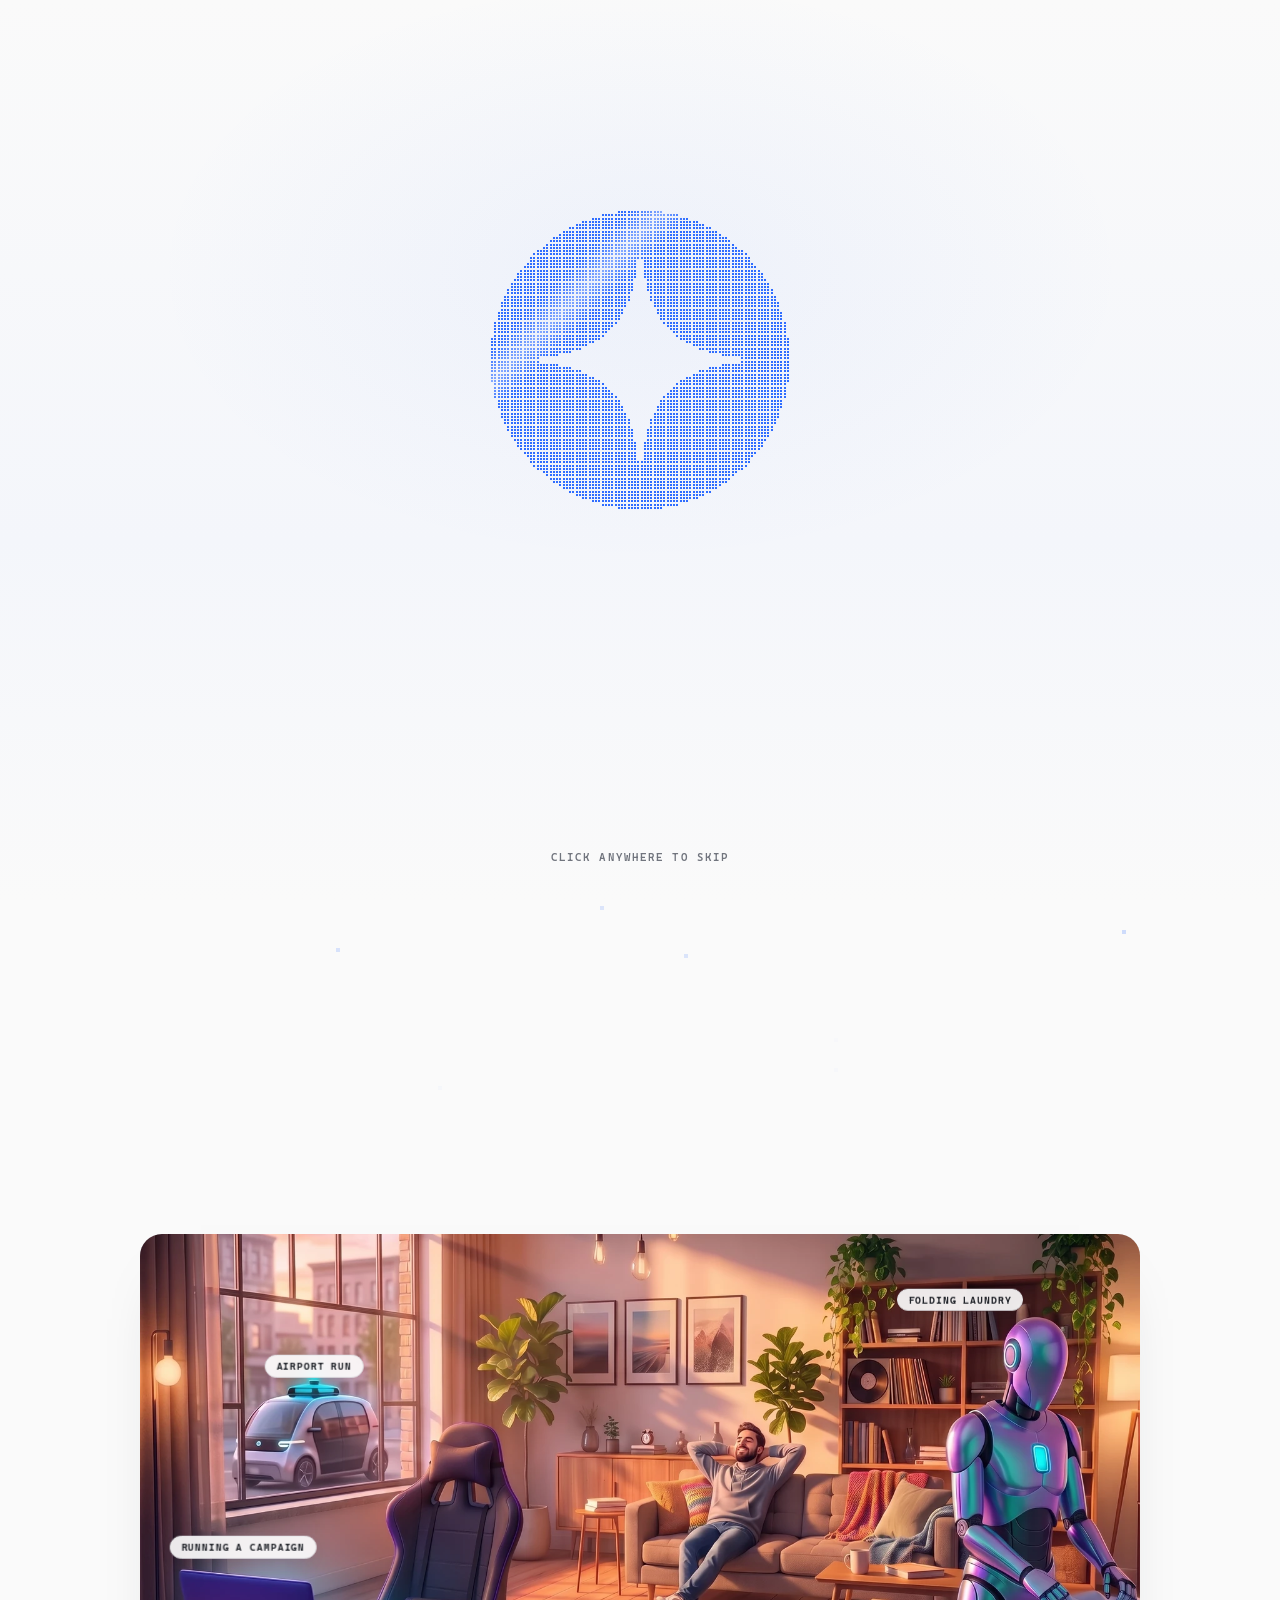
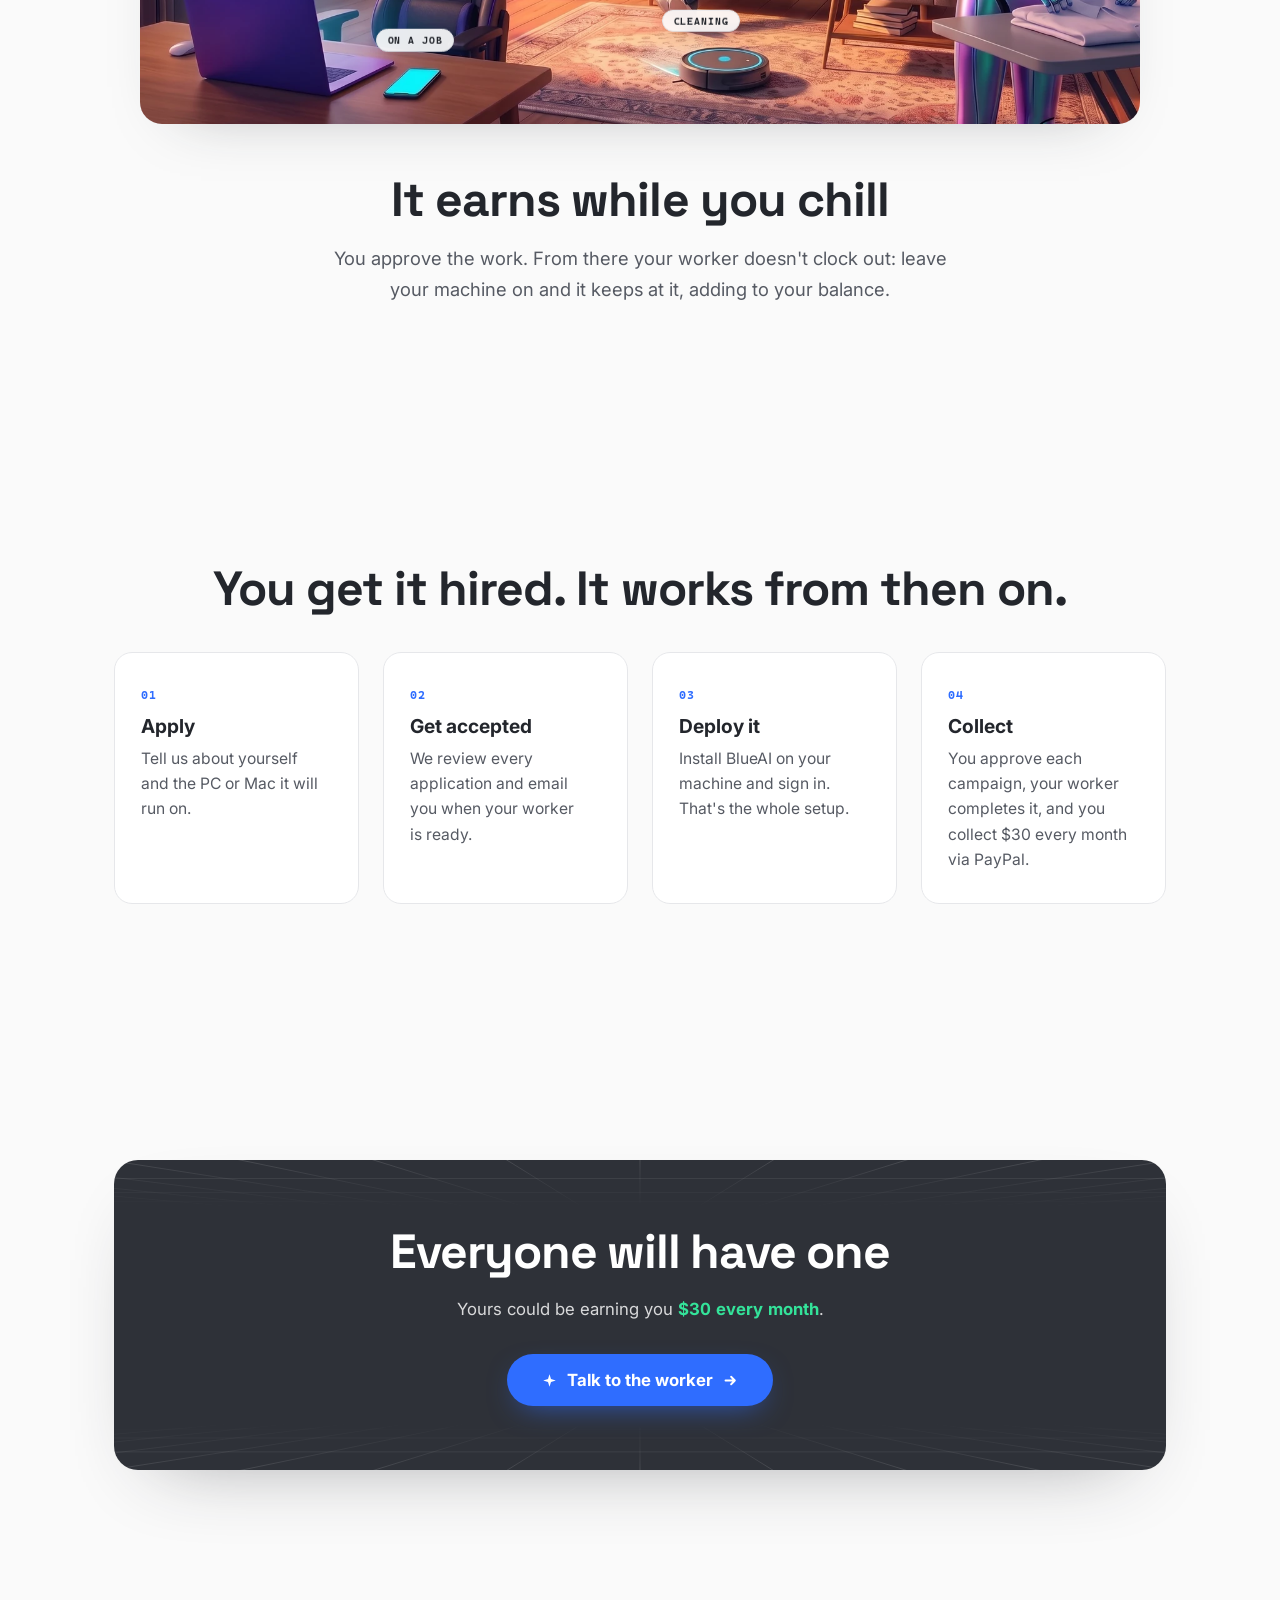
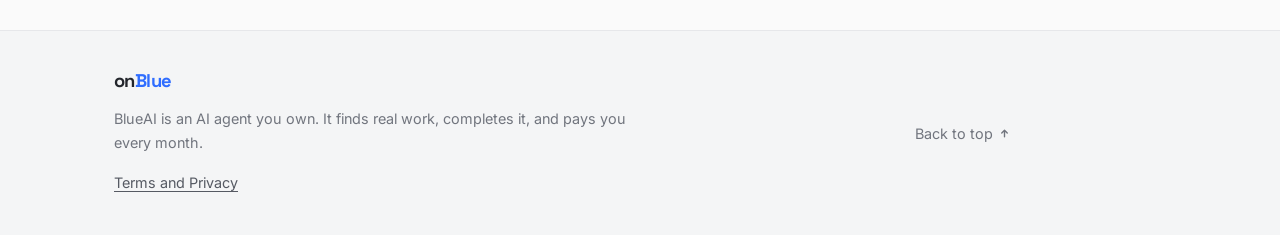
<file: options/option-1.html>
<!doctype html>
<html lang="en">
<head>
<meta charset="utf-8">
<meta name="viewport" content="width=device-width, initial-scale=1">
<title>Flow 1: Talk to the Worker</title>
<link rel="stylesheet" href="https://fonts.googleapis.com/css2?family=Space+Grotesk:wght@500;700&family=Inter:wght@400;500;600;700;800&family=Cascadia+Code:wght@400;600;700&display=swap">
<style>
/* ── ported from onblue.css (arpityadav-bst/blueai-screen-library, origin/main) ── */
.crx {
  --ink: #23262c; --dim: #565a63; --mint: #0f9d58; --primary: #2e3138; --accent: #2f6dff;
  --canvas: #fafafa; --sur: #ffffff; --sur-2: #f6f7f8; --line: #e6e7ea; --line-2: #d8dade;
  --track: #e9eaec; --ink-3: #71757e; --ink-4: #9a9da6; --glass: rgba(255,255,255,0.82);
  --mono: "Cascadia Code", Consolas, ui-monospace, monospace;
  --content: 1100px;
  color: var(--ink);
  font-family: Inter, -apple-system, BlinkMacSystemFont, 'Segoe UI', sans-serif;
}
html, body { margin: 0; background: #fafafa; }
.crx * { box-sizing: border-box; }
body.crx-lock { overflow: hidden; }

.crx .crx-rain {
  position: absolute; inset: 0; z-index: 0; pointer-events: none;
  mask-image: linear-gradient(to bottom, #000 68%, transparent 100%);
  -webkit-mask-image: linear-gradient(to bottom, #000 68%, transparent 100%);
}
.crx main { max-width: var(--content); margin: 0 auto; padding: calc(3.5rem + 66px) 1.5rem 6rem; text-align: center; position: relative; }
.crx main > .rv { position: relative; z-index: 1; }

.crx h1 { font-size: clamp(2.4rem, 5vw, 3.9rem); font-weight: 800; letter-spacing: -0.03em; line-height: 1.12; max-width: 820px; margin: 0 auto 1.25rem; text-wrap: balance; }
.crx h1, .crx .beat, .crx .chat-name { font-family: 'Space Grotesk', 'SF Pro Display', Inter, sans-serif; font-weight: 700; }
.crx .grad { font-style: italic; padding-right: 0.15em; }
.crx .sub { font-size: 1.15rem; line-height: 1.65; color: var(--dim); max-width: 700px; margin: 0 auto 2.2rem; text-wrap: balance; }
.crx .hero-signin { margin: 1rem 0 0; font-size: 0.84rem; color: var(--dim); }
.crx .hero-signin button { font: inherit; font-weight: 600; color: var(--ink); background: none; border: none; padding: 0; cursor: pointer; text-decoration: underline; text-underline-offset: 3px; }

.onb-wordmark { font-family: 'Space Grotesk', sans-serif; font-weight: 800; letter-spacing: -0.03em; line-height: 1; white-space: nowrap; color: #2f6dff; font-size: 1.25rem; }
.onb-wordmark .on { color: var(--ink); }
.crx .crx-audience { margin-top: 1px; font-size: 9px; font-weight: 800; text-transform: uppercase; line-height: 1; color: var(--primary); letter-spacing: .18em; }
.crx .crx-header { position: fixed; top: 0; left: 0; right: 0; z-index: 60; opacity: 0; pointer-events: none; background: var(--glass); backdrop-filter: blur(10px); -webkit-backdrop-filter: blur(10px); border-bottom: 1px solid var(--line); }
.crx.revealed .crx-header { pointer-events: auto; animation: crx-header-drop 0.6s cubic-bezier(0.22,1,0.36,1) 2.5s both; }
@keyframes crx-header-drop { from { opacity: 0; transform: translateY(-100%); } to { opacity: 1; transform: none; } }
.crx .crx-header-in { max-width: var(--content); margin: 0 auto; padding: 0.7rem 1.5rem; display: flex; align-items: center; justify-content: space-between; gap: 1.5rem; }
.crx .crx-logo-col { display: flex; flex-direction: column; align-items: center; }
.crx .hdr-signin { font-size: 0.9rem; color: var(--dim); }
.crx .hdr-signin b { color: var(--ink); text-decoration: underline; text-underline-offset: 3px; cursor: pointer; font-weight: 600; }

/* the chat bar CTA (this flow's replacement for the Get Access pill) */
.crx .chatbar { width: min(560px, 100%); margin: 0 auto; background: var(--sur); border: 1.5px solid var(--line-2); border-radius: 999px; box-shadow: 0 10px 30px -10px rgba(35,38,44,0.18); display: flex; align-items: center; gap: 12px; padding: 8px 9px 8px 18px; cursor: pointer; text-align: left; transition: border-color .2s, box-shadow .2s, transform .18s; }
.crx .chatbar:hover { border-color: var(--accent); transform: translateY(-2px); box-shadow: 0 18px 40px -12px rgba(47,109,255,0.3); }
.crx .avatar { width: 34px; height: 34px; border-radius: 50%; background: var(--accent); position: relative; flex-shrink: 0; display: flex; align-items: center; justify-content: center; }
.crx .avatar svg { display: block; }
.crx .avatar::after { content: ""; position: absolute; inset: -4px; border-radius: 50%; border: 2px solid rgba(47,109,255,.3); animation: crx-pulse-ring 2.2s infinite; }
@keyframes crx-pulse-ring { 70%, 100% { transform: scale(1.22); opacity: 0; } }
.crx .chatbar .ph { color: var(--ink-4); flex: 1; font-family: var(--mono); font-size: 0.88rem; }
.crx .chatbar .pp { color: var(--mint); font-weight: 700; margin-right: 2px; }
.crx .caret { display: inline-block; width: 7px; height: 15px; background: var(--ink-4); vertical-align: -2px; margin-left: 3px; animation: crx-blink 1.1s steps(1) infinite; }
@keyframes crx-blink { 50% { opacity: 0; } }
.crx .chatbar .go { background: var(--primary); color: #fff; border-radius: 999px; padding: 10px 20px; font-weight: 700; font-size: 0.92rem; display: flex; gap: 7px; align-items: center; }
.crx .starters { display: flex; gap: 8px; margin-top: 15px; flex-wrap: wrap; justify-content: center; }
.crx .starter { background: var(--sur); border: 1px solid var(--line-2); border-radius: 999px; padding: 8px 16px; font: 500 0.82rem Inter, sans-serif; color: var(--dim); cursor: pointer; transition: border-color .15s, color .15s; }
.crx .starter:hover { border-color: var(--accent); color: var(--accent); }

/* ── the hero scene: desk + laptop (ported verbatim, light skin) ── */
.crx .scene { position: relative; width: min(980px, 100%); height: 470px; margin: 1.6rem auto 0; }
.crx .scene::after { content: ""; position: absolute; left: 50%; bottom: -30px; transform: translateX(-50%); width: 70%; height: 130px; background: radial-gradient(50% 50% at 50% 50%, rgba(35,38,44,0.07), transparent 100%); pointer-events: none; }
.crx .desk { position: absolute; left: 50%; margin-left: -235px; bottom: 20px; height: 134px; width: 470px; z-index: 2; }
.crx .desk-note { position: absolute; top: 26px; left: 0; right: 0; text-align: center; font-size: 0.62rem; font-style: italic; color: var(--ink-4); pointer-events: none; }
.crx .desk-top { height: 16px; border-radius: 8px; background: linear-gradient(180deg, #eeeef0, #d5d6da); border-top: 1px solid #ffffff; box-shadow: 0 10px 24px -18px rgba(35,38,44,0.09); }
.crx .desk-leg { position: absolute; top: 16px; width: 12px; height: 118px; background: linear-gradient(180deg, #dcdde1, #c3c5ca); border-radius: 0 0 5px 5px; }
.crx .desk-leg.l { left: 26px; }
.crx .desk-leg.r { right: 26px; }
.crx .laptop { position: absolute; left: 50%; margin-left: -200px; bottom: 150px; width: 400px; z-index: 3; }
.crx .lap-screen { position: relative; overflow: hidden; width: 372px; margin: 0 auto; background: var(--sur-2); border: 3px solid #d5d6da; border-bottom: none; border-radius: 14px 14px 0 0; padding: 0.85rem 0.9rem 0.9rem; min-height: 258px; box-shadow: 0 10px 30px -12px rgba(35,38,44,0.16); }
.crx .lap-deck { width: 400px; height: 22px; background: linear-gradient(180deg, #f3f3f5, #dadbdf); border-radius: 3px 3px 16px 16px; position: relative; box-shadow: 0 14px 30px -12px rgba(35,38,44,0.2); }
.crx .lap-deck::before { content: ""; position: absolute; left: 46px; right: 46px; top: 5px; height: 7px; border-radius: 3px; background: repeating-linear-gradient(90deg, #b3b5bc 0 12px, transparent 12px 16px); opacity: 0.7; }
.crx .lap-deck::after { content: ""; position: absolute; left: 50%; top: 14px; transform: translateX(-50%); width: 64px; height: 5px; border-radius: 999px; background: #b3b5bc; opacity: 0.6; }
.crx .scr-head { display: flex; align-items: center; justify-content: space-between; margin-bottom: 0.75rem; }
.crx .scr-brand { display: flex; align-items: center; gap: 0.45rem; font-weight: 700; font-size: 0.9rem; color: var(--ink); }
.crx .scr-status { display: flex; align-items: center; gap: 0.4rem; font-family: var(--mono); font-size: 0.66rem; letter-spacing: 0.12em; text-transform: uppercase; font-weight: 600; color: var(--mint); }
.crx .dot { width: 7px; height: 7px; border-radius: 50%; background: var(--mint); animation: crx-pulse 1.6s ease-in-out infinite; }
@keyframes crx-pulse { 0%,100% { opacity: 1; } 50% { opacity: 0.3; } }
.crx .task { display: flex; align-items: center; justify-content: space-between; background: var(--sur); border: 1px solid var(--line); border-radius: 9px; padding: 0.55rem 0.7rem; margin-bottom: 0.5rem; font-size: 0.82rem; transition: opacity 0.4s ease, transform 0.4s ease; }
.crx .task .lbl { display: flex; align-items: center; gap: 0.45rem; color: var(--ink); font-weight: 600; }
.crx .task .lbl .tick { color: var(--mint); font-weight: 800; display: inline-flex; }
.crx .task .pay { color: var(--mint); font-weight: 800; font-variant-numeric: tabular-nums; }
.crx .task.working .lbl { color: var(--ink-3); }
.crx .task .bar { flex: 1; height: 4px; margin-left: 0.8rem; border-radius: 999px; background: var(--track); overflow: hidden; }
.crx .task .bar > i { display: block; height: 100%; width: 0%; background: var(--primary); border-radius: 999px; transition: width 0.18s linear; }
.crx #working { min-height: 44px; }
.crx #stack { overflow: hidden; }
.crx .task.enter { animation: crx-emerge 0.55s cubic-bezier(0.25,0.8,0.35,1); }
@keyframes crx-emerge { from { margin-top: -46px; opacity: 0.35; } to { margin-top: 0; opacity: 1; } }
.crx #stack .task:nth-child(2) { opacity: 0.7; }
.crx #stack .task:nth-child(3) { opacity: 0.45; }
.crx .scr-ui { opacity: 0; transition: opacity 0.6s ease 0.25s; }
.crx.revealed .scr-ui { opacity: 1; }
.crx .earnings { position: absolute; left: calc(50% + 176px); top: 26px; z-index: 4; display: flex; flex-direction: column; align-items: flex-start; background: #ffffff; border: 1px solid var(--line); border-radius: 14px; padding: 0.4rem 0.85rem; box-shadow: 0 6px 18px -8px rgba(35,38,44,0.14); }
.crx .earnings .label { font-family: var(--mono); font-size: 0.56rem; font-weight: 700; letter-spacing: 0.12em; text-transform: uppercase; color: #5c6678; }
.crx .earnings .amount { font-size: 1.05rem; font-weight: 800; color: #0f9d58; font-variant-numeric: tabular-nums; }
.crx .earnings.bump { animation: crx-bump 0.35s ease; }
@keyframes crx-bump { 40% { transform: scale(1.09); } }
.crx .chip-fly { position: absolute; z-index: 5; font-weight: 800; font-size: 0.9rem; color: var(--mint); pointer-events: none; transition: transform 0.7s cubic-bezier(0.3,0.7,0.4,1), opacity 0.7s ease; }
@media (max-width: 720px) {
  .crx .scene { transform: scale(0.62); transform-origin: top center; height: 320px; }
  .crx .earnings { left: calc(50% + 120px); }
}

/* ── boot intro overlay (ported) ── */
.crx .backdrop { position: fixed; inset: 0; z-index: 70; pointer-events: none; background: radial-gradient(700px 420px at 50% 30%, rgba(47,109,255,0.05), transparent 70%), linear-gradient(180deg, var(--canvas) 0%, #f4f6fb 60%, var(--canvas) 100%); transition: opacity 1s ease; }
.crx .backdrop.gone { opacity: 0; }
.crx.settled .backdrop { display: none; }
.crx #core-cv { position: fixed; inset: 0; width: 100%; height: 100%; display: block; z-index: 80; pointer-events: none; transition: opacity 0.45s ease; }
.crx #core-cv.out { opacity: 0; }
.crx.revealed.settled #core-cv { display: none; }
.crx .beat { position: fixed; left: 0; right: 0; z-index: 85; text-align: center; padding: 0 1.5rem; font-size: clamp(1.45rem, 3.2vw, 2.05rem); font-weight: 800; letter-spacing: -0.015em; line-height: 1.25; color: var(--ink); opacity: 0; transform: translateY(10px); transition: opacity 0.55s ease, transform 0.55s ease; pointer-events: none; text-wrap: balance; }
.crx .beat.on { opacity: 1; transform: none; }
.crx.revealed .beat { display: none; }
.crx .skip { position: fixed; bottom: 26px; left: 0; right: 0; z-index: 85; text-align: center; font-family: var(--mono); font-size: 0.66rem; font-weight: 600; letter-spacing: 0.2em; text-transform: uppercase; color: var(--ink-3); opacity: 0; animation: crx-hintIn 0.7s ease 2s forwards; pointer-events: none; }
@keyframes crx-hintIn { to { opacity: 1; } }
.crx.revealed .skip { display: none; }

/* ── staged entry (ported) ── */
@keyframes crx-title-in { from { opacity: 0; filter: blur(10px); } to { opacity: 1; filter: blur(0); } }
@keyframes crx-rise-in { from { opacity: 0; transform: translateY(26px); filter: blur(8px); } to { opacity: 1; transform: none; filter: blur(0); } }
@keyframes crx-cta-in { from { opacity: 0; transform: translateY(16px); filter: blur(5px); } to { opacity: 1; transform: none; filter: blur(0); } }
.crx .rv { opacity: 0; }
.crx.revealed .rv { animation: crx-rise-in 0.75s cubic-bezier(0.22,1,0.36,1) both; }
.crx.revealed .d0 { animation-duration: 0.85s; }
.crx.revealed .d1 { animation: crx-title-in 0.9s cubic-bezier(0.22,1,0.36,1) 0.5s both; }
.crx.revealed .d2 { animation-delay: 0.95s; }
.crx.revealed .d3 { animation: crx-cta-in 0.6s cubic-bezier(0.22,1,0.36,1) 1.35s both; }
.crx.revealed .d4 { animation-delay: 1.7s; }

/* ── the worker terminal (this flow's own, opens as its own screen) ── */
#landing { transition: opacity .4s, transform .4s; }
#landing.gone { opacity: 0; transform: scale(.985); pointer-events: none; }
#term { display: none; position: fixed; inset: 0; z-index: 90; background: var(--canvas); flex-direction: column; font-family: var(--mono); opacity: 0; }
#term.on { display: flex; animation: term-in .4s ease forwards; }
@keyframes term-in { from { opacity: 0; transform: scale(1.012); } to { opacity: 1; transform: none; } }
.term-bar { display: flex; align-items: center; gap: 14px; padding: 10px 16px; border-bottom: 1px solid var(--line); background: var(--sur); flex-shrink: 0; }
.term-title { font-size: 0.76rem; color: var(--dim); }
.term-title b { color: var(--accent); font-weight: 700; }
.term-st { margin-left: auto; font-size: 0.64rem; letter-spacing: 0.12em; text-transform: uppercase; font-weight: 600; color: var(--mint); display: flex; align-items: center; gap: 6px; }
.term-exit { font-family: var(--mono); font-size: 0.72rem; color: var(--dim); background: var(--sur-2); border: 1px solid var(--line-2); border-radius: 6px; padding: 5px 12px; cursor: pointer; }
.term-exit:hover { color: var(--ink); border-color: var(--ink-4); }
.term-body { flex: 1; overflow-y: auto; padding: 30px 20px 18px; }
.term-col { max-width: 740px; margin: 0 auto; width: 100%; text-align: left; }
.tl { display: flex; gap: 12px; margin: 0 0 15px; font-size: 0.88rem; line-height: 1.7; opacity: 0; transform: translateY(4px); animation: msg-in .25s forwards; }
@keyframes msg-in { to { opacity: 1; transform: none; } }
.tl .tag { flex-shrink: 0; font-weight: 700; user-select: none; }
.tl .tag::after { content: " ›"; color: var(--ink-4); font-weight: 400; }
.tl.w .tag { color: var(--accent); }
.tl.u .tag { color: var(--mint); }
.tl .txt { color: var(--ink); overflow-wrap: anywhere; }
.tl.u .txt { font-weight: 600; }
.tl.s { color: var(--ink-4); font-size: 0.76rem; margin-bottom: 9px; }
.tl.s::before { content: ">"; color: var(--ink-4); flex-shrink: 0; }
.tl.s.ok { color: var(--mint); }
.tl.s.ok::before { content: "●"; color: var(--mint); }
.cur { display: inline-block; margin-left: 1px; color: var(--accent); animation: crx-blink 0.9s steps(1) infinite; }
.chips { display: flex; flex-wrap: wrap; gap: 8px; margin: 2px 0 18px 0; padding-left: 76px; }
.qchip { background: var(--sur); border: 1px solid var(--line-2); color: var(--accent); border-radius: 7px; padding: 8px 14px; font-family: var(--mono); font-size: 0.8rem; font-weight: 600; cursor: pointer; transition: background .12s, border-color .12s; }
.qchip::before { content: "[ "; color: var(--ink-4); font-weight: 400; }
.qchip::after { content: " ]"; color: var(--ink-4); font-weight: 400; }
.qchip:hover { border-color: var(--accent); background: rgba(47,109,255,0.07); }
.icard { background: var(--sur); border: 1px solid var(--line-2); border-radius: 9px; padding: 15px 17px; margin: 2px 0 18px 76px; max-width: 480px; font-size: 0.82rem; text-align: left; }
.icard h4 { margin: 0 0 3px; font-size: 0.84rem; display: flex; justify-content: space-between; gap: 10px; color: var(--ink); }
.trace { list-style: none; margin: 0; padding: 0; color: var(--dim); }
.trace li { padding: 3px 0; opacity: 0; animation: msg-in .3s forwards; }
.trace .ok::before { content: "✓"; color: var(--mint); font-weight: 800; margin-right: 8px; }
.trace .payx { color: var(--mint); font-weight: 800; }
.btnrow { display: flex; gap: 8px; margin-top: 9px; }
.cbtn { border: 0; border-radius: 7px; padding: 10px 16px; font-family: var(--mono); font-size: 0.8rem; font-weight: 700; cursor: pointer; width: 100%; }
.cbtn.g { background: var(--primary); color: #fff; }
.cbtn.e { background: var(--sur); color: var(--ink); border: 1px solid var(--line-2); }
.linkrow { display: flex; gap: 8px; margin-top: 6px; }
.linkrow input { flex: 1; border: 1px solid var(--line-2); border-radius: 7px; padding: 9px 12px; font-family: var(--mono); font-size: 0.8rem; background: var(--canvas); outline: none; color: var(--ink); }
.linkrow input:focus { border-color: var(--accent); box-shadow: 0 0 0 3px rgba(47,109,255,0.18); }
.linkrow .cbtn { width: auto; }
.chint { font-size: 0.72rem; color: var(--ink-3); margin: 9px 0 0; }
.icard.status { border-left: 3px solid var(--accent); }
.icard.status .srow { display: flex; gap: 8px; font-size: 0.8rem; color: var(--dim); padding: 3px 0; }
.icard.status .srow b { color: var(--ink); }
.icard.offer { border: 1.5px solid var(--mint); }
.icard.offer .big { font-size: 0.98rem; font-weight: 700; margin: 0 0 8px; color: var(--ink); }
.term-inrow { border-top: 1px solid var(--line); background: var(--sur); padding: 13px 20px 16px; flex-shrink: 0; }
.term-input { display: flex; align-items: center; gap: 11px; }
.term-input .tp { color: var(--mint); font-weight: 700; font-size: 1rem; }
.term-input input { flex: 1; border: 0; background: transparent; font-family: var(--mono); font-size: 0.88rem; color: var(--ink); outline: none; caret-color: var(--accent); }
.term-input input::placeholder { color: var(--ink-4); }
.term-input button { font-family: var(--mono); background: var(--sur-2); color: var(--dim); border: 1px solid var(--line-2); border-radius: 6px; padding: 5px 12px; font-size: 0.74rem; cursor: pointer; flex-shrink: 0; }
.term-input button:hover { color: var(--ink); border-color: var(--ink-4); }
@media (max-width: 640px) { .chips, .icard { padding-left: 0; margin-left: 0; } .tl { flex-direction: column; gap: 2px; } }

/* ── below the fold (ported from onblue.css light skin + HomeBelow/CtaBand/HomeFooter) ── */
.crx .crx-reveal { opacity: 0; }
.crx .crx-reveal.in { animation: crx-rise-in 0.8s cubic-bezier(0.22,1,0.36,1) both; animation-delay: calc(var(--i, 0) * 90ms); }
.crx .sleep, .crx .below, .crx .closer, .crx .crx-foot { position: relative; z-index: 1; }
.crx .sleep { max-width: var(--content); margin: 0 auto; padding: 8rem 1.5rem; text-align: center; }
.crx .sleep-scene { position: relative; width: min(1000px, 100%); margin: 0 auto; border-radius: 22px; overflow: hidden; box-shadow: 0 24px 60px -40px rgba(35,38,44,0.35), inset 0 0 0 1px var(--line); }
.crx .sleep-scene img { display: block; width: 100%; height: auto; }
.crx .sleep-badge { position: absolute; transform: translate(-50%,-50%); padding: 0.3rem 0.66rem; border-radius: 999px; background: rgba(255,255,255,0.9); border: 1px solid var(--line); box-shadow: 0 6px 18px -8px rgba(35,38,44,0.3); backdrop-filter: blur(6px); -webkit-backdrop-filter: blur(6px); font-family: var(--mono); font-size: 0.6rem; font-weight: 700; letter-spacing: 0.09em; text-transform: uppercase; color: var(--ink); white-space: nowrap; pointer-events: none; opacity: 0; }
.crx .sleep-scene.in .sleep-badge { animation: crx-badge-in 0.5s cubic-bezier(0.22,1,0.36,1) both; animation-delay: calc(0.45s + var(--i, 0) * 0.16s); }
@keyframes crx-badge-in { from { opacity: 0; transform: translate(-50%,-50%) translateY(8px) scale(0.94); } to { opacity: 1; transform: translate(-50%,-50%); } }
@media (max-width: 720px) { .crx .sleep-badge { display: none; } }
.crx .sleep-copy { margin-top: 3rem; }
.crx .sleep-copy h2, .crx .below h2, .crx .closer h2 { font-family: 'Space Grotesk', 'SF Pro Display', Inter, sans-serif; }
.crx .sleep-copy h2 { font-size: clamp(2.05rem, 4.1vw, 3rem); font-weight: 800; line-height: 1.15; letter-spacing: -0.02em; margin: 0 0 1rem; text-wrap: balance; }
.crx .sleep-copy p { color: var(--dim); font-size: 1.15rem; line-height: 1.7; margin: 0 auto; max-width: 52ch; text-wrap: pretty; }
.crx .below { max-width: var(--content); margin: 0 auto; padding: 8rem 1.5rem; text-align: center; }
.crx .below h2 { font-size: clamp(2.05rem, 4.1vw, 3rem); font-weight: 800; line-height: 1.15; letter-spacing: -0.02em; margin: 0 0 2.2rem; text-wrap: balance; }
.crx .steps { display: grid; grid-template-columns: repeat(4, 1fr); gap: 1.5rem; }
@media (max-width: 935px) { .crx .steps { grid-template-columns: repeat(2, 1fr); } }
@media (max-width: 520px) { .crx .steps { grid-template-columns: 1fr; } }
.crx .step { background: var(--sur); border: 1px solid var(--line); border-radius: 18px; padding: 1.9rem 1.6rem; text-align: left; }
.crx .step .n { font-family: var(--mono); font-size: 0.72rem; font-weight: 800; letter-spacing: 0.12em; color: #2f6dff; }
.crx .step h3 { margin: 0.65rem 0 0.5rem; font-size: 1.2rem; color: var(--ink); text-wrap: balance; }
.crx .step p { margin: 0; font-size: 0.98rem; line-height: 1.62; color: var(--dim); text-wrap: pretty; }
.crx .closer { max-width: var(--content); margin: 0 auto; padding: 8rem 1.5rem; }
.crx .closer h2 { font-size: clamp(2rem, 4vw, 3rem); font-weight: 800; line-height: 1.15; letter-spacing: -0.025em; margin: 0 0 1.25rem; }
.crx .closer p { font-size: 1.05rem; margin: 0 0 2.2rem; }
.crx .crx-band { position: relative; overflow: hidden; border-radius: 24px; background: var(--primary); padding: 4rem 2rem; text-align: center; box-shadow: 0 30px 80px -44px rgba(35,38,44,0.45); }
@media (min-width: 640px) { .crx .crx-band { padding: 4rem; } }
.crx .crx-band-grid { position: absolute; inset: 0; width: 100%; height: 100%; pointer-events: none; color: rgba(255,255,255,0.5); }
.crx .crx-band-in { position: relative; z-index: 10; }
.crx .crx-band h2 { color: #ffffff; text-wrap: balance; }
.crx .crx-band p { color: rgba(255,255,255,0.82); text-wrap: balance; }
.crx .crx-band p b { color: #34e39a; font-variant-numeric: tabular-nums; }
.crx .btn { font: inherit; font-weight: 700; font-size: 1.05rem; color: #fff; background: var(--primary); border: none; border-radius: 999px; padding: 1rem 2.2rem; cursor: pointer; display: inline-flex; align-items: center; justify-content: center; gap: 0.6rem; transition: transform 0.18s ease, box-shadow 0.18s ease; }
.crx .btn:hover { transform: translateY(-2px); }
.crx .btn:active { transform: translateY(0); }
.crx .crx-band .btn { background: var(--accent); box-shadow: 0 10px 30px -12px rgba(47,109,255,0.75); }
.crx .crx-band .btn:hover { box-shadow: 0 18px 40px -14px rgba(47,109,255,0.85); }
.crx .crx-band .btn:active { box-shadow: 0 6px 18px -10px rgba(47,109,255,0.7); }
.crx .crx-foot { background: #f4f5f6; border-top: 1px solid var(--line); margin-top: 2rem; }
.crx .crx-foot-in { max-width: var(--content); margin: 0 auto; padding: 2.5rem 1.5rem; }
.crx .crx-foot-cols { display: grid; grid-template-columns: repeat(4, 1fr); gap: 1rem; text-align: left; }
.crx .crx-foot-brand { grid-column: 1 / 4; }
.crx .crx-foot-logo { display: inline-flex; align-items: center; gap: 0.55rem; background: none; border: none; padding: 0; cursor: pointer; font: inherit; color: inherit; transition: opacity 0.18s ease; }
.crx .crx-foot-logo:hover { opacity: 0.85; }
.crx .crx-foot-logo .onb-wordmark { font-size: 1.15rem; }
.crx .crx-foot-brand p { max-width: calc((100% - 2rem) / 3 * 2 + 1rem); margin: 1rem 0 0; font-size: 0.9rem; line-height: 1.65; color: var(--ink-3); text-wrap: pretty; }
.crx .crx-foot-legal { margin-top: 1.1rem; font-size: 0.78rem; }
.crx .crx-foot-legal a { color: var(--dim); text-decoration: underline; text-underline-offset: 3px; }
.crx .crx-foot-legal a:hover { color: var(--ink); }
.crx .crx-foot-top-col { grid-column: 4; display: flex; align-items: center; min-height: 28px; }
.crx .crx-foot-top { display: inline-flex; align-items: center; gap: 0.4rem; background: none; border: none; padding: 0.4rem 0; cursor: pointer; font: inherit; font-size: 0.9rem; color: var(--ink-3); transition: color 0.18s ease; }
.crx .crx-foot-top:hover { color: var(--ink); }
@media (max-width: 935px) { .crx .crx-foot-cols { grid-template-columns: repeat(2, 1fr); gap: 2.5rem 1rem; } .crx .crx-foot-brand { grid-column: 1; } .crx .crx-foot-brand p { max-width: min(100%, 46ch); } .crx .crx-foot-top-col { grid-column: 2; } }
@media (max-width: 640px) { .crx .crx-foot-cols { grid-template-columns: 1fr; gap: 1.75rem; } .crx .crx-foot-brand, .crx .crx-foot-top-col { grid-column: 1; } }
</style>
</head>
<body class="crx-lock">
<div class="crx" id="crx">

  <header class="crx-header">
    <div class="crx-header-in">
      <span class="crx-logo-col">
        <span class="onb-wordmark"><span class="on">on</span>Blue</span>
        <span class="crx-audience">Partners</span>
      </span>
      <span class="hdr-signin">Already have an account? <b>Sign in</b></span>
    </div>
  </header>

  <div id="landing">
    <main>
      <canvas class="crx-rain" id="rain" aria-hidden="true"></canvas>

      <h1 class="rv d1">Own an AI that<br><span class="grad">works for you</span></h1>
      <p class="sub rv d2">BlueAI is an AI agent you own.<br>It finds real work, completes it, and pays you.</p>

      <div class="rv d3">
        <div class="chatbar" onclick="openChat()" role="button" tabindex="0">
          <span class="avatar"><svg width="15" height="15" viewBox="0 0 24 24" fill="#fff" aria-hidden="true"><path d="M12 2l2.4 7.6L22 12l-7.6 2.4L12 22l-2.4-7.6L2 12l7.6-2.4z"/></svg></span>
          <span class="ph"><span class="pp">❯</span> ask the worker anything<span class="caret"></span></span>
          <span class="go">Chat <svg width="13" height="13" viewBox="0 0 24 24" fill="none" stroke="#fff" stroke-width="3" stroke-linecap="round" stroke-linejoin="round"><path d="M4 12h15M13 6l6 6-6 6"/></svg></span>
        </div>
        <div class="starters">
          <button class="starter" onclick="openChat('What&#39;s the work?')">What's the work?</button>
          <button class="starter" onclick="openChat('How do I earn?')">How do I earn?</button>
          <button class="starter" onclick="openChat('Sign me up')">Sign me up</button>
        </div>
        <p class="hero-signin">Already have an account? <button type="button">Sign in</button></p>
      </div>

      <div class="scene rv d0" id="scene">
        <div class="earnings rv d4" id="earnings">
          <span class="label">Earned</span>
          <span class="amount" id="amount">$118</span>
        </div>
        <div class="desk">
          <div class="desk-top"></div>
          <span class="desk-note">*only on PC</span>
          <div class="desk-leg l"></div>
          <div class="desk-leg r"></div>
        </div>
        <div class="laptop">
          <div class="lap-screen" id="lap-screen">
            <div class="scr-ui">
              <div class="scr-head">
                <span class="scr-brand">
                  <svg width="18" height="18" viewBox="0 0 24 24" aria-hidden="true"><path d="M12 2l2.4 7.6L22 12l-7.6 2.4L12 22l-2.4-7.6L2 12l7.6-2.4z" fill="#2F6DFF"/></svg>
                  BlueAI
                </span>
                <span class="scr-status"><span class="dot"></span> Working</span>
              </div>
              <div id="working"></div>
              <div id="stack"></div>
            </div>
          </div>
          <div class="lap-deck"></div>
        </div>
      </div>
    </main>

    <!-- below the fold: ported from HomeBelow.tsx (origin/main) -->
    <section class="sleep" id="sleep">
      <div class="sleep-scene crx-reveal">
        <img src="[data-uri]" alt="A man leaning back on a sofa while a laptop, a phone, a robot, a vacuum and a robotaxi all keep working" width="1600" height="783">
        <span class="sleep-badge" style="left:17.4%;top:27%;--i:0">Airport run</span>
        <span class="sleep-badge" style="left:74%;top:13.4%;margin-left:80px;--i:1">Folding laundry</span>
        <span class="sleep-badge" style="left:10.3%;top:64%;--i:2">Running a campaign</span>
        <span class="sleep-badge" style="left:27.5%;top:83%;--i:3">On a job</span>
        <span class="sleep-badge" style="left:56.1%;top:79%;--i:4">Cleaning</span>
      </div>
      <div class="sleep-copy crx-reveal">
        <h2>It earns while you chill</h2>
        <p>You approve the work. From there your worker doesn't clock out: leave your machine on and it keeps at it, adding to your balance.</p>
      </div>
    </section>

    <section class="below" id="how">
      <h2 class="crx-reveal">You get it hired. It works from then on.</h2>
      <div class="steps">
        <div class="step crx-reveal" style="--i:0"><span class="n">01</span><h3>Apply</h3><p>Tell us about yourself and the PC or Mac it will run on.</p></div>
        <div class="step crx-reveal" style="--i:1"><span class="n">02</span><h3>Get accepted</h3><p>We review every application and email you when your worker is ready.</p></div>
        <div class="step crx-reveal" style="--i:2"><span class="n">03</span><h3>Deploy it</h3><p>Install BlueAI on your machine and sign in. That's the whole setup.</p></div>
        <div class="step crx-reveal" style="--i:3"><span class="n">04</span><h3>Collect</h3><p>You approve each campaign, your worker completes it, and you collect $30 every month via PayPal.</p></div>
      </div>
    </section>

    <section class="closer crx-reveal" id="join">
      <div class="crx-band">
        <svg class="crx-band-grid" id="bandgrid" viewBox="0 0 1200 420" preserveAspectRatio="none" aria-hidden="true"></svg>
        <div class="crx-band-in">
          <h2>Everyone will have one</h2>
          <p>Yours could be earning you <b>$30 every month</b>.</p>
          <button class="btn" type="button" onclick="openChat()">
            <svg width="15" height="15" viewBox="0 0 24 24" fill="#fff" aria-hidden="true"><path d="M12 2l2.4 7.6L22 12l-7.6 2.4L12 22l-2.4-7.6L2 12l7.6-2.4z"/></svg>
            Talk to the worker
            <svg width="15" height="15" viewBox="0 0 24 24" fill="none" stroke="#fff" stroke-width="3" stroke-linecap="round" stroke-linejoin="round" aria-hidden="true"><path d="M4 12h15M13 6l6 6-6 6"/></svg>
          </button>
        </div>
      </div>
    </section>

    <footer class="crx-foot">
      <div class="crx-foot-in">
        <div class="crx-foot-cols">
          <div class="crx-foot-brand">
            <button type="button" class="crx-foot-logo" aria-label="Back to top" onclick="window.scrollTo({top:0,behavior:'smooth'})">
              <span class="onb-wordmark"><span class="on">on</span>Blue</span>
            </button>
            <p>BlueAI is an AI agent you own. It finds real work, completes it, and pays you every month.</p>
            <p class="crx-foot-legal"><a href="https://blueai-screen-library.vercel.app/onblue/terms" target="_blank" rel="noreferrer">Terms and Privacy</a></p>
          </div>
          <div class="crx-foot-top-col">
            <button type="button" class="crx-foot-top" onclick="window.scrollTo({top:0,behavior:'smooth'})">
              Back to top
              <svg width="11" height="11" viewBox="0 0 24 24" fill="none" stroke="currentColor" stroke-width="3" stroke-linecap="round" stroke-linejoin="round" aria-hidden="true"><path d="M12 19V5M6 11l6-6 6 6"/></svg>
            </button>
          </div>
        </div>
      </div>
    </footer>

  </div>

  <!-- boot intro overlay -->
  <div class="backdrop" id="backdrop" aria-hidden="true"></div>
  <canvas id="core-cv" aria-hidden="true"></canvas>
  <div class="beat" id="beat1">This is your <span class="grad">AI worker.</span></div>
  <div class="beat" id="beat2">It exists to <span class="grad">make you money.</span></div>
  <p class="skip" aria-hidden="true">Click anywhere to skip</p>

  <!-- the worker terminal: opens as its own screen -->
  <div id="term" role="dialog" aria-label="Worker interview">
    <div class="term-bar">
      <span class="term-title">blue<b>ai</b> ~ worker interview</span>
      <span class="term-st"><span class="dot"></span> On shift</span>
      <button class="term-exit" onclick="closeChat()">exit</button>
    </div>
    <div class="term-body" id="termbody">
      <div class="term-col" id="thread"></div>
    </div>
    <div class="term-inrow">
      <div class="term-col term-input">
        <span class="tp">❯</span>
        <input id="freetext" placeholder="type a question and hit enter, or pick an option above" onkeydown="if(event.key==='Enter')sendFree()">
        <button onclick="sendFree()" aria-label="Send">enter ⏎</button>
      </div>
    </div>
  </div>

</div>
<script>
/* ════ PixelRain — ported from src/components/onblue/PixelRain.tsx ════ */
(function pixelRain() {
  const canvas = document.getElementById('rain');
  const ctx = canvas.getContext('2d');
  if (!ctx) return;
  if (window.matchMedia('(prefers-reduced-motion: reduce)').matches) return;
  const GRID = 6, RAIN = '47,109,255', BASE_AREA = 420 * 760, BASE_CAP = 24, BASE_SPAWN_MS = 110;
  const dpr = Math.max(1, Math.min(2, window.devicePixelRatio || 1));
  let W = 0, H = 0, lastSpawn = 0, raf = 0, cap = BASE_CAP, spawnEvery = BASE_SPAWN_MS;
  const sparks = [];
  function resize() {
    const host = canvas.parentElement;
    W = Math.max(1, host ? host.clientWidth : innerWidth);
    H = Math.max(1, host ? host.clientHeight : innerHeight);
    canvas.style.width = W + 'px'; canvas.style.height = H + 'px';
    canvas.width = Math.round(W * dpr); canvas.height = Math.round(H * dpr);
    ctx.setTransform(dpr, 0, 0, dpr, 0, 0);
    const areaRatio = (W * H) / BASE_AREA;
    cap = Math.max(BASE_CAP, Math.round(BASE_CAP * areaRatio));
    spawnEvery = Math.max(24, Math.round(BASE_SPAWN_MS / Math.max(1, areaRatio)));
  }
  function step(now) {
    ctx.clearRect(0, 0, W, H);
    if (now - lastSpawn > spawnEvery && sparks.length < cap) {
      lastSpawn = now;
      sparks.push({ x: Math.round((Math.random() * W) / GRID) * GRID, y: Math.round((Math.random() * H) / GRID) * GRID,
        born: now, life: 1100 + Math.random() * 1700, peak: 0.28 + Math.random() * 0.28 });
    }
    for (let i = sparks.length - 1; i >= 0; i--) {
      const s = sparks[i], t = (now - s.born) / s.life;
      if (t >= 1) { sparks.splice(i, 1); continue; }
      ctx.globalAlpha = Math.sin(t * Math.PI) * s.peak;
      ctx.fillStyle = 'rgb(' + RAIN + ')';
      ctx.fillRect(s.x, s.y, GRID - 2, GRID - 2);
    }
    ctx.globalAlpha = 1;
    raf = requestAnimationFrame(step);
  }
  resize();
  raf = requestAnimationFrame(step);
  addEventListener('resize', resize);
})();

/* ════ Laptop task loop — ported from src/components/onblue/useLaptopFx.ts ════ */
const PAYS = [2, 3, 5, 8, 12, 20, 30];
const BEATS = { brand: 1000, approvalAsk: 800, approved: 600 };
const TICK = '<svg width="12" height="12" viewBox="0 0 24 24" fill="none" stroke="currentColor" stroke-width="3" stroke-linecap="round" stroke-linejoin="round" aria-hidden="true"><path d="M20 6 9 17l-5-5"/></svg>';
let earned = 118;
function startLoop() {
  const reduced = matchMedia('(prefers-reduced-motion: reduce)').matches;
  const workingEl = document.getElementById('working');
  const stackEl = document.getElementById('stack');
  const amountEl = document.getElementById('amount');
  const earningsEl = document.getElementById('earnings');
  const scene = document.getElementById('scene');
  if (!workingEl || !stackEl || !amountEl || !earningsEl || !scene) return;
  const fmt = n => '$' + n;
  const pay = () => PAYS[Math.floor(Math.random() * PAYS.length)];
  function doneRow(p) {
    const el = document.createElement('div');
    el.className = 'task enter';
    el.innerHTML = '<span class="lbl"><span class="tick">' + TICK + '</span> Paid</span><span class="pay">+' + fmt(p) + '</span>';
    return el;
  }
  function flyChip(fromEl, p) {
    if (reduced) return;
    const chip = document.createElement('span');
    chip.className = 'chip-fly';
    chip.textContent = '+' + fmt(p);
    const sceneBox = scene.getBoundingClientRect();
    const scale = sceneBox.width / scene.offsetWidth;
    const from = fromEl.getBoundingClientRect();
    const to = earningsEl.getBoundingClientRect();
    chip.style.left = (from.right - sceneBox.left - 70) / scale + 'px';
    chip.style.top = (from.top - sceneBox.top) / scale + 'px';
    scene.appendChild(chip);
    requestAnimationFrame(() => {
      const dx = ((to.left - sceneBox.left + 40) - (from.right - sceneBox.left - 70)) / scale;
      const dy = ((to.top - sceneBox.top + 10) - (from.top - sceneBox.top)) / scale;
      chip.style.transform = 'translate(' + dx + 'px,' + dy + 'px) scale(0.7)';
      chip.style.opacity = '0';
    });
    setTimeout(() => chip.remove(), 800);
  }
  const credit = p => {
    earned += p;
    amountEl.textContent = fmt(earned);
    earningsEl.classList.remove('bump');
    void earningsEl.offsetWidth;
    earningsEl.classList.add('bump');
  };
  function runTask() {
    const row = document.createElement('div');
    row.className = 'task working';
    workingEl.innerHTML = '';
    workingEl.appendChild(row);
    const label = html => { row.innerHTML = '<span class="lbl">' + html + '</span>'; };
    label('Getting a task from an agency&hellip;');
    setTimeout(() => label('Sent for your approval&hellip;'), BEATS.brand);
    setTimeout(() => label('<span class="tick">' + TICK + '</span> You approved it'), BEATS.brand + BEATS.approvalAsk);
    setTimeout(work, BEATS.brand + BEATS.approvalAsk + BEATS.approved);
    function work() {
      row.innerHTML = '<span class="lbl">Working on it&hellip;</span><span class="bar"><i></i></span>';
      const bar = row.querySelector('.bar > i');
      let progress = 0;
      const tick = setInterval(() => {
        progress += 4 + Math.random() * 8;
        if (progress >= 100) {
          progress = 100;
          clearInterval(tick);
          const p = pay();
          row.remove();
          setTimeout(() => {
            workingEl.innerHTML = '';
            const done = doneRow(p);
            stackEl.prepend(done);
            while (stackEl.children.length > 3) stackEl.removeChild(stackEl.lastChild);
            flyChip(done, p);
            setTimeout(() => credit(p), reduced ? 0 : 550);
            setTimeout(runTask, 300);
          }, reduced ? 0 : 120);
        }
        bar.style.width = progress + '%';
      }, 120);
    }
  }
  runTask();
}

/* ════ Boot intro — ported from src/components/onblue/useBootIntro.ts ════ */
(function bootIntro() {
  const onDone = startLoop;
  const root = document.getElementById('crx');
  const coreCv = document.getElementById('core-cv');
  const backdropEl = document.getElementById('backdrop');
  const beat1 = document.getElementById('beat1');
  const beat2 = document.getElementById('beat2');
  const brandIcon = document.querySelector('.crx .scr-brand svg');
  if (!root || !coreCv || !backdropEl || !beat1 || !beat2) {
    root && root.classList.add('revealed', 'settled');
    document.body.classList.remove('crx-lock');
    onDone();
    return;
  }
  const cctx = coreCv.getContext('2d');
  if (!cctx) return;
  const CELL_CSS = 3.25, MAX_CELLS = 120, GRID = 6;
  const PH = { dormant: 350, assemble: 1700, shimmer: 150, hold: 250, line1: 1500, line2: 1600, linesOut: 300, land: 1100 };
  const easeOutExpo = t => (t >= 1 ? 1 : 1 - Math.pow(2, -10 * t));
  const easeInOut = t => (t < 0.5 ? 4 * t * t * t : 1 - Math.pow(-2 * t + 2, 3) / 2);
  const clampT = v => (v < 0 ? 0 : v > 1 ? 1 : v);
  const lerp = (a, b, t) => a + (b - a) * t;
  function genLogo(cells, ex, starFac, discFac) {
    const arr = [];
    const C = (cells - 1) / 2, R = C + 0.5;
    const circleR = R * discFac, starR = R * starFac, thr = Math.pow(starR, ex);
    for (let j = 0; j < cells; j++) for (let i = 0; i < cells; i++) {
      const lx = i - C, ly = j - C;
      if (Math.sqrt(lx * lx + ly * ly) > circleR) continue;
      if (Math.pow(Math.abs(lx), ex) + Math.pow(Math.abs(ly), ex) <= thr) continue;
      arr.push({ lx, ly, color: 'rgb(47, 109, 255)' });
    }
    return arr;
  }
  const reduced = matchMedia('(prefers-reduced-motion: reduce)').matches;
  const dpr = Math.max(1, Math.min(2, devicePixelRatio || 1));
  let VW = 0, VH = 0, cells = 40, corePixels = [], flickers = [];
  const sparks = [];
  let lastSpawn = 0, sparkCap = 24, spawnEvery = 110, introRaf = null, finished = false;
  document.body.classList.add('crx-lock');
  function finish() {
    if (finished) return;
    finished = true;
    if (introRaf) cancelAnimationFrame(introRaf);
    ['click', 'wheel', 'touchstart', 'keydown'].forEach(ev => removeEventListener(ev, finish));
    coreCv.classList.add('out');
    root.classList.add('revealed');
    document.body.classList.remove('crx-lock');
    setTimeout(() => root.classList.add('settled'), 500);
    setTimeout(onDone, reduced ? 0 : 400);
  }
  function coreResize() {
    VW = innerWidth; VH = innerHeight;
    coreCv.width = Math.round(VW * dpr);
    coreCv.height = Math.round(VH * dpr);
    const areaRatio = (VW * VH) / (420 * 760);
    sparkCap = Math.max(24, Math.round(24 * areaRatio));
    spawnEvery = Math.max(24, Math.round(110 / Math.max(1, areaRatio)));
  }
  function assignSpawns() {
    for (let k = 0; k < corePixels.length; k++) {
      const p = corePixels[k], edge = (Math.random() * 4) | 0;
      if (edge === 0) { p.sx = Math.random() * VW; p.sy = -GRID * 3; }
      else if (edge === 1) { p.sx = VW + GRID * 3; p.sy = Math.random() * VH; }
      else if (edge === 2) { p.sx = Math.random() * VW; p.sy = VH + GRID * 3; }
      else { p.sx = -GRID * 3; p.sy = Math.random() * VH; }
      p.delay = Math.random() * 0.38;
    }
    flickers = [];
    const n = Math.max(7, Math.round((7 * (VW * VH)) / (420 * 760)));
    for (let f = 0; f < n; f++) flickers.push({ x: Math.round((Math.random() * VW) / GRID) * GRID, y: Math.round((Math.random() * VH) / GRID) * GRID, ph: Math.random() * 6.28 });
  }
  function drawBgSparks(now) {
    if (now - lastSpawn > spawnEvery && sparks.length < sparkCap) {
      lastSpawn = now;
      sparks.push({ x: Math.round((Math.random() * VW) / GRID) * GRID, y: Math.round((Math.random() * VH) / GRID) * GRID, born: now, life: 1100 + Math.random() * 1700, peak: 0.28 + Math.random() * 0.28, col: '47,109,255' });
    }
    for (let i = sparks.length - 1; i >= 0; i--) {
      const s = sparks[i], t = (now - s.born) / s.life;
      if (t >= 1) { sparks.splice(i, 1); continue; }
      cctx.globalAlpha = Math.sin(t * Math.PI) * s.peak;
      cctx.fillStyle = 'rgb(' + s.col + ')';
      cctx.fillRect(s.x * dpr, s.y * dpr, (GRID - 2) * dpr, (GRID - 2) * dpr);
    }
    cctx.globalAlpha = 1;
  }
  function drawLogo(g, cx, cy, cell, assembleT, sweep) {
    const DB = Math.max(2, Math.round(cell * dpr) - 2), half = DB >> 1;
    for (let k = 0; k < corePixels.length; k++) {
      const p = corePixels[k];
      const tx = cx + p.lx * cell, ty = cy + p.ly * cell;
      let x = tx, y = ty;
      if (assembleT !== null) {
        const local = clampT((assembleT - p.delay) / (1 - 0.38));
        if (local <= 0) continue;
        const e = easeOutExpo(local);
        x = lerp(p.sx, tx, e); y = lerp(p.sy, ty, e);
      }
      const px = Math.round(x * dpr) - half, py = Math.round(y * dpr) - half;
      g.fillStyle = p.color;
      g.fillRect(px, py, DB, DB);
      if (assembleT === null && sweep != null) {
        const dpos = (p.lx + p.ly) / cells + 0.5;
        const band = 1 - Math.min(1, Math.abs(dpos - sweep) / 0.10);
        if (band > 0) { g.globalAlpha = band * 0.4; g.fillStyle = '#fff'; g.fillRect(px, py, DB, DB); g.globalAlpha = 1; }
      }
    }
  }
  function drawCenterLive(cx, cy, cell, now) {
    const DB = Math.max(2, Math.round(cell * dpr) - 2), half = DB >> 1;
    for (let k = 0; k < corePixels.length; k++) {
      const p = corePixels[k];
      const tw = 0.5 + 0.5 * Math.sin(now * 0.0035 + p.lx * 1.1 + p.ly * 0.7);
      cctx.globalAlpha = Math.min(1, 0.78 + 0.14 * tw);
      cctx.fillStyle = p.color;
      cctx.fillRect(Math.round((cx + p.lx * cell) * dpr) - half, Math.round((cy + p.ly * cell) * dpr) - half, DB, DB);
    }
    cctx.globalAlpha = 1;
  }
  function startIntro() {
    coreResize();
    cells = Math.max(40, Math.min(MAX_CELLS, Math.round((Math.min(VW, VH) * 0.36) / CELL_CSS)));
    corePixels = genLogo(cells, 0.45, 0.86, 0.92);
    assignSpawns();
    const cx0 = VW / 2, cy0 = VH * 0.4, bigCell = CELL_CSS, span = bigCell * cells;
    const lineTop = Math.min(VH * 0.86, cy0 + span / 2 + 44);
    beat1.style.top = lineTop + 'px';
    beat2.style.top = lineTop + 'px';
    const T1 = PH.dormant, T2 = T1 + PH.assemble, T3 = T2 + PH.shimmer, T4 = T3 + PH.hold,
      T5 = T4 + PH.line1, T6 = T5 + PH.line2, T7 = T6 + PH.linesOut, T8 = T7 + PH.land;
    let start = null, landing = false, toX = 0, toY = 0, toScale = 1, stamp = null, stampCss = 0;
    function step(ts) {
      if (start == null) start = ts;
      const t = ts - start;
      cctx.clearRect(0, 0, coreCv.width, coreCv.height);
      if (t < T1) {
        for (let f = 0; f < flickers.length; f++) {
          const fl = flickers[f];
          cctx.globalAlpha = Math.max(0, 0.2 + 0.18 * Math.sin(t * 0.006 + fl.ph));
          cctx.fillStyle = '#3a7bd5';
          cctx.fillRect(fl.x * dpr, fl.y * dpr, (GRID - 1.5) * dpr, (GRID - 1.5) * dpr);
        }
        cctx.globalAlpha = 1;
      } else if (t < T2) {
        drawLogo(cctx, cx0, cy0, bigCell, (t - T1) / PH.assemble, null);
      } else if (t < T3) {
        drawLogo(cctx, cx0, cy0, bigCell, null, (t - T2) / PH.shimmer);
      } else if (t < T7) {
        drawBgSparks(ts);
        drawCenterLive(cx0, cy0, bigCell, ts);
        if (t >= T4 && t < T5) { beat1.classList.add('on'); }
        else if (t >= T5 && t < T6) { beat1.classList.remove('on'); beat2.classList.add('on'); }
        else if (t >= T6) { beat2.classList.remove('on'); }
      } else if (t < T8) {
        if (!landing) {
          landing = true;
          const b = brandIcon.getBoundingClientRect();
          toX = b.left + b.width / 2;
          toY = b.top + b.height / 2;
          stampCss = (cells + 2) * bigCell;
          const c = document.createElement('canvas');
          c.width = Math.ceil(stampCss * dpr);
          c.height = c.width;
          const g = c.getContext('2d');
          if (g) drawLogo(g, stampCss / 2, stampCss / 2, bigCell, null, null);
          stamp = c;
          toScale = b.width / stampCss;
          backdropEl.classList.add('gone');
          root.classList.add('revealed');
        }
        if (stamp) {
          const u = easeInOut((t - T7) / PH.land);
          const size = stampCss * (1 + (toScale - 1) * u);
          cctx.globalAlpha = 1 - clampT((u - 0.7) / 0.3);
          const x = lerp(cx0, toX, u) - size / 2;
          const y = lerp(cy0, toY, u) - size / 2;
          cctx.drawImage(stamp, x * dpr, y * dpr, size * dpr, size * dpr);
          cctx.globalAlpha = 1;
        }
      } else {
        finish();
        return;
      }
      introRaf = requestAnimationFrame(step);
    }
    introRaf = requestAnimationFrame(step);
    ['click', 'wheel', 'touchstart', 'keydown'].forEach(ev => addEventListener(ev, finish));
    setTimeout(finish, T8 + 2600);
  }
  if (reduced || !brandIcon) { finish(); } else { startIntro(); }
})();

/* ════ the worker terminal (this flow's own) ════ */
const thread = () => document.getElementById('thread');
function el(h) { const d = document.createElement('div'); d.innerHTML = h; return d.firstElementChild; }
function scrollEnd() { const t = document.getElementById('termbody'); t.scrollTop = t.scrollHeight; }
function workerSay(html, then) {
  const line = el('<div class="tl w"><span class="tag">worker</span><span class="txt"></span></div>');
  thread().appendChild(line); scrollEnd();
  const txt = line.querySelector('.txt');
  const cur = el('<span class="cur">▍</span>');
  txt.after(cur);
  const plain = html.replace(/<[^>]+>/g, '');
  let i = 0;
  setTimeout(function tick() {
    i += 2;
    txt.textContent = plain.slice(0, i);
    scrollEnd();
    if (i < plain.length) setTimeout(tick, 13);
    else { txt.innerHTML = html; cur.remove(); then && then(); }
  }, 380);
}
function userSay(text) {
  const line = el('<div class="tl u"><span class="tag">you</span><span class="txt"></span></div>');
  line.querySelector('.txt').textContent = text;
  thread().appendChild(line); scrollEnd();
}
function sys(text, ok) {
  const line = el('<div class="tl s"><span class="txt"></span></div>');
  if (ok) line.classList.add('ok');
  line.querySelector('.txt').textContent = text;
  thread().appendChild(line); scrollEnd();
}
function card(html) { thread().appendChild(el(html)); scrollEnd(); }
let liveChips = null, liveChipConfig = null;
function chips(list) {
  liveChipConfig = list;
  const c = el('<div class="chips"></div>');
  list.forEach(([label, next]) => {
    const b = el('<button class="qchip"></button>');
    b.textContent = label;
    b.onclick = () => { c.remove(); liveChips = null; clearAwait(); userSay(label); setTimeout(() => go(next), 320); };
    c.appendChild(b);
  });
  thread().appendChild(c); liveChips = c; scrollEnd();
}
function reshowChips() {
  if (liveChips) { thread().appendChild(liveChips); scrollEnd(); }
  else if (liveChipConfig) chips(liveChipConfig);
}

const steps = {
  start() {
    workerSay("Hey, I'm your future worker. People and companies post campaigns on onBlue. I find them, complete them, and you get paid.", () => {
      workerSay("I run on your PC or Mac, only do campaigns you approve, and earn you <b>$30 a month</b>. Want me working for you?", () =>
        chips([["How does it work?", 'how'], ["Is it safe?", 'safe'], ["Sign me up", 'signin']]));
    });
  },
  how() {
    workerSay("You register me, we get vetted, and I start picking up campaigns that fit your accounts. You approve each one, I do the work, and you collect $30 a month via PayPal.", () =>
      chips([["Is it safe?", 'safe'], ["Sign me up", 'signin']]));
  },
  safe() {
    workerSay("Nothing happens without your say-so. You approve each campaign before I touch your accounts, you can watch everything I do, and you can stop me anytime.", () =>
      chips([["How does it work?", 'how'], ["Sign me up", 'signin']]));
  },
  signin() {
    workerSay("Let's do it. First, I need an owner on record. That's you.", () => {
      card('<div class="icard"><h4>Create your account</h4><div class="btnrow"><button class="cbtn g" onclick="signedIn()">Continue with Google</button></div><div class="btnrow"><button class="cbtn e" onclick="signedIn()">Continue with email</button></div></div>');
    });
  },
  q1() {
    workerSay("Nice to meet you, boss. Now my job application: we vet every worker, so a few real questions. Two minutes, promise.", () =>
      workerSay("First, the one hard rule. Are you 18 or older?", () =>
        chips([["I'm 18 or older", 'q2'], ["Not yet 18", 'under18']])));
  },
  under18() {
    workerSay("That one I can't bend, I'm afraid: owners have to be 18 or older, so the application stops here. Come back on the big day, I'll be waiting.", () =>
      chips([["Actually, I'm 18 or older", 'q2']]));
  },
  q2() {
    workerSay("What best describes you? It helps us get to know applicants, it doesn't decide your application.", () =>
      chips([["Student", 'q3'], ["Employed", 'q3'], ["Full-time creator", 'q3'], ["Freelancer", 'q3'], ["Other", 'q3']]));
  },
  q3() {
    workerSay("Do you have a YouTube account? The campaigns I complete run on your YouTube account.", () =>
      chips([["Yes, I have a channel", 'q3b'], ["Not yet", 'noyt']]));
  },
  q3b() {
    card('<div class="icard"><h4>Your channel or handle link <span style="color:var(--ink-4);font-weight:400">(optional)</span></h4><div class="linkrow"><input placeholder="youtube.com/@yourchannel" id="ytlink" onkeydown="if(event.key===\'Enter\')linked()"><button class="cbtn g" onclick="linked()">Add</button></div><p class="chint">A yes is enough, the link just helps the review. <a href="#" style="color:var(--accent)" onclick="skipLink();return false">Skip this</a></p></div>');
  },
  noyt() {
    workerSay("That's fine. YouTube is the only platform live today, so campaigns will be limited for now. Instagram, TikTok, X and Reddit are next.", () => go('q4'));
  },
  q4() {
    workerSay("How many hours a day is your PC on and connected to the internet? That machine is my workplace.", () =>
      chips([["Under 2 hours", 'q5'], ["2-5 hours", 'q5'], ["5-10 hours", 'q5'], ["Basically always on", 'q5']]));
  },
  q5() {
    workerSay("How many days a week could you run BlueAI?", () =>
      chips([["1-2 days", 'q6'], ["3-4 days", 'q6'], ["5-6 days", 'q6'], ["Every day", 'q6']]));
  },
  q6() {
    workerSay("Have you earned money online before? What did you try and how did it go? Type it below, or use the button if the answer is no.", () => {
      awaitAnswer = { next: 'q7', reask: "So, back to my question: have you earned money online before? What did you try?" };
      chips([["Nothing yet", 'q7']]);
      const inp = document.getElementById('freetext');
      inp.placeholder = 'type your answer and hit enter';
      inp.focus();
    });
  },
  q7() {
    workerSay("Do you have a PayPal account? Payouts go out via PayPal.", () =>
      chips([["Yes", 'q8'], ["No", 'q8']]));
  },
  q8() {
    workerSay("Running BlueAI only takes a few minutes a day, but this is a long-term commitment. Are you in for the long run?", () =>
      chips([["Yes", 'q9'], ["Not sure", 'q9'], ["No", 'q9']]));
  },
  q9() {
    workerSay("Last one. What email should we contact you on?", () => {
      card('<div class="icard"><h4>Contact email</h4><div class="linkrow"><input value="you@gmail.com" id="mail" onkeydown="if(event.key===\'Enter\')mailed()"><button class="cbtn g" onclick="mailed()">Use this email</button></div><p class="chint">Pre-filled from your sign-in. Change it if the decision should land somewhere else.</p></div>');
    });
  },
  agree() {
    workerSay("That's every question. Filing it needs one tick from you: the <a href=\"https://blueai-screen-library.vercel.app/onblue/terms\" target=\"_blank\" style=\"color:var(--accent)\">Terms of Use</a>.", () => {
      card('<div class="icard"><div class="btnrow"><button class="cbtn g" onclick="agreed()">I agree. File my application</button></div></div>');
    });
  },
  review() {
    workerSay("That's my whole application filed. Now we wait together.", () => {
      card('<div class="icard status"><h4>Application in review</h4><div class="srow"><b>1.</b>&nbsp;Every worker gets vetted, usually within a few days.</div><div class="srow"><b>2.</b>&nbsp;You\'ll see the result right here when you sign back in.</div><div class="srow"><b>3.</b>&nbsp;Once I\'m cleared, I start taking campaigns you approve.</div></div>');
      liveChipConfig = null;
      workerSay("Come back anytime, I'll be here. Ask me anything while we wait.");
    });
  },
};
function go(s) { steps[s] && steps[s](); }
function signedIn() { userSay("Signed in"); setTimeout(() => go('q1'), 320); }
function linked() {
  const f = document.getElementById('ytlink');
  const v = ((f && f.value) || '').trim() || "youtube.com/@mychannel";
  userSay(v); setTimeout(() => go('q4'), 320);
}
function skipLink() { userSay("Skipped the link"); setTimeout(() => go('q4'), 320); }
function mailed() {
  const f = document.getElementById('mail');
  const v = ((f && f.value) || '').trim() || "you@gmail.com";
  userSay(v); setTimeout(() => go('agree'), 320);
}
function agreed() { userSay("Agreed to the Terms of Use"); setTimeout(() => go('review'), 320); }
const canned = [
  [/pay|paid|earn|money|salary|wage|income|paypal|\$/i, "You get $30 a month via PayPal, US owners first. I do the work, you get the wages. Fair deal for me, I know."],
  [/safe|secure|risk|password|account|hack/i, "You approve every campaign before I touch your accounts, and you can stop me anytime. I work for you, not the other way around."],
  [/job|work|campaign|task|what.*do/i, "People and companies post campaigns on onBlue. I find the ones that fit, complete them, and you get paid. Each takes me a few minutes."],
  [/pc|mac|computer|machine|laptop|phone|mobile/i, "I work on a PC or Mac for now. Other devices are coming, I'm told."],
  [/who|company|behind|onblue|blueai/i, "onBlue connects people who post campaigns with workers like me. You own me, they bring the work."],
  [/sign|apply|start|join|register/i, "__signup__"],
];
let awaitAnswer = null;
function clearAwait() {
  awaitAnswer = null;
  const inp = document.getElementById('freetext');
  if (inp) inp.placeholder = 'type a question and hit enter, or pick an option above';
}
function sendFree() {
  const inp = document.getElementById('freetext');
  const v = inp.value.trim();
  if (!v) return;
  inp.value = '';
  userSay(v);
  if (awaitAnswer) {
    const asking = /\?\s*$/.test(v);
    const answerish = v.length >= 10 || /nothing|not ?yet|never|\bno\b|\bnope\b|\byes\b|\byeah\b|tried|sold|made|earn/i.test(v);
    if (!asking && answerish) {
      const next = awaitAnswer.next;
      clearAwait();
      if (liveChips) { liveChips.remove(); liveChips = null; liveChipConfig = null; }
      setTimeout(() => go(next), 350);
    } else {
      const hit = canned.find(([re]) => re.test(v));
      const reply = (hit && hit[1] !== '__signup__') ? hit[1] : "That didn't read like an answer, and I keep tidy paperwork.";
      const reask = awaitAnswer.reask;
      setTimeout(() => workerSay(reply, () => workerSay(reask, reshowChips)), 350);
    }
    return;
  }
  const hit = canned.find(([re]) => re.test(v));
  if (hit && hit[1] === '__signup__') { setTimeout(() => go('signin'), 350); return; }
  const reply = hit ? hit[1] : "You've knocked me off my script, boss. Pay, the campaigns, safety: those I can talk about all day. Now, where were we?";
  setTimeout(() => workerSay(reply, reshowChips), 350);
}
let termBooted = false;
function openChat(starter) {
  document.getElementById('landing').classList.add('gone');
  document.getElementById('term').classList.add('on');
  document.body.classList.add('crx-lock');
  history.pushState({ term: 1 }, '', '#interview');
  if (termBooted) return;
  termBooted = true;
  sys("connecting to your future worker…");
  setTimeout(() => sys("connected · worker is on shift", true), 700);
  setTimeout(() => {
    if (starter) userSay(starter);
    setTimeout(() => go('start'), starter ? 350 : 0);
    document.getElementById('freetext').focus();
  }, 1200);
}
function closeChat() {
  if (history.state && history.state.term) history.back();
  else location.reload();
}
addEventListener('popstate', () => {
  if (document.getElementById('term').classList.contains('on')) location.reload();
});

/* ════ scroll reveal — ported from useScrollReveal.ts ════ */
(function scrollReveal() {
  const els = Array.from(document.querySelectorAll('.crx-reveal'));
  if (!els.length) return;
  if (window.matchMedia('(prefers-reduced-motion: reduce)').matches) { els.forEach(el => el.classList.add('in')); return; }
  const io = new IntersectionObserver((entries) => {
    entries.forEach((e) => { if (!e.isIntersecting) return; e.target.classList.add('in'); io.unobserve(e.target); });
  }, { rootMargin: '0px 0px -12% 0px', threshold: 0.05 });
  els.forEach(el => io.observe(el));
})();

/* ════ the receding grid + shine — ported from BandGrid.tsx ════ */
(function bandGrid() {
  const svg = document.getElementById('bandgrid');
  if (!svg) return;
  const W = 1200, H = 420, DEPTH = 120, ROWS = 8, RATIO = 0.38, COLS = 15, FADE_END = 0.62, SPREAD = W * 1.9, NEAR_INSET = -8;
  const TILE = 180, FAST = 0.8, GAP = 1.3, DUR = FAST + GAP, SHINE = '#2F6DFF';
  const rowOffsets = Array.from({ length: ROWS }, (_, i) => DEPTH * (1 - 1 / (1 + RATIO * i)));
  const colX = Array.from({ length: COLS }, (_, i) => (W - SPREAD) / 2 + (SPREAD * i) / (COLS - 1));
  const VP_X = W / 2, streakPct = (FAST / DUR) * 100;
  const stops = [
    ['0%', '0'], [(50 - streakPct / 2).toFixed(1) + '%', '0'], [(50 - streakPct / 2 + 3).toFixed(1) + '%', '0.6'],
    ['50%', '0.6'], [(50 + streakPct / 2 - 3).toFixed(1) + '%', '0.3'], [(50 + streakPct / 2).toFixed(1) + '%', '0'], ['100%', '0'],
  ].map(s => '<stop offset="' + s[0] + '" stop-color="' + SHINE + '" stop-opacity="' + s[1] + '"/>').join('');
  function geom(kind) { const near = kind === 'floor' ? H - NEAR_INSET : NEAR_INSET; const at = o => kind === 'floor' ? near - o : near + o; return { near, at, horizon: at(DEPTH) }; }
  function planeLines(kind) {
    const g = geom(kind);
    const v = colX.map(x => '<line x1="' + x + '" y1="' + g.near + '" x2="' + VP_X + '" y2="' + g.horizon + '" stroke="currentColor" stroke-opacity="0.3" stroke-width="1" vector-effect="non-scaling-stroke"/>').join('');
    const h = rowOffsets.map((o, i) => '<line x1="0" y1="' + g.at(o) + '" x2="' + W + '" y2="' + g.at(o) + '" stroke="currentColor" stroke-opacity="' + (0.42 * (1 - i / ROWS)).toFixed(3) + '" stroke-width="1" vector-effect="non-scaling-stroke"/>').join('');
    return v + h;
  }
  function shineLines(kind, cols) {
    const g = geom(kind), cap = kind === 'floor' ? 'Floor' : 'Ceiling';
    return cols.map(i => '<line x1="' + colX[i] + '" y1="' + g.near + '" x2="' + VP_X + '" y2="' + g.horizon + '" stroke="url(#bgShine' + cap + ')" stroke-width="1.8" vector-effect="non-scaling-stroke"/>').join('');
  }
  const fadeStops = '<stop offset="0%" stop-color="#fff" stop-opacity="1"/><stop offset="' + (FADE_END * 45) + '%" stop-color="#fff" stop-opacity="0.4"/><stop offset="' + (FADE_END * 100) + '%" stop-color="#fff" stop-opacity="0"/>';
  svg.innerHTML =
    '<defs>' +
    '<linearGradient id="bgFadeFloor" x1="0" y1="1" x2="0" y2="0">' + fadeStops + '</linearGradient>' +
    '<linearGradient id="bgFadeCeiling" x1="0" y1="0" x2="0" y2="1">' + fadeStops + '</linearGradient>' +
    '<mask id="bgMaskFloor" maskUnits="userSpaceOnUse" x="0" y="' + (H - NEAR_INSET - DEPTH) + '" width="' + W + '" height="' + DEPTH + '"><rect x="0" y="' + (H - NEAR_INSET - DEPTH) + '" width="' + W + '" height="' + DEPTH + '" fill="url(#bgFadeFloor)"/></mask>' +
    '<mask id="bgMaskCeiling" maskUnits="userSpaceOnUse" x="0" y="' + NEAR_INSET + '" width="' + W + '" height="' + DEPTH + '"><rect x="0" y="' + NEAR_INSET + '" width="' + W + '" height="' + DEPTH + '" fill="url(#bgFadeCeiling)"/></mask>' +
    '<linearGradient id="bgShineFloor" gradientUnits="userSpaceOnUse" x1="0" y1="' + (H - NEAR_INSET) + '" x2="0" y2="' + (H - NEAR_INSET - TILE) + '" spreadMethod="repeat">' + stops + '<animateTransform attributeName="gradientTransform" type="translate" from="0 0" to="0 ' + TILE + '" dur="' + DUR + 's" repeatCount="indefinite"/></linearGradient>' +
    '<linearGradient id="bgShineCeiling" gradientUnits="userSpaceOnUse" x1="0" y1="' + NEAR_INSET + '" x2="0" y2="' + (NEAR_INSET + TILE) + '" spreadMethod="repeat">' + stops + '<animateTransform attributeName="gradientTransform" type="translate" from="0 0" to="0 ' + (-TILE) + '" dur="' + DUR + 's" repeatCount="indefinite"/></linearGradient>' +
    '</defs>' +
    '<g mask="url(#bgMaskCeiling)">' + planeLines('ceiling') + '<g id="bg-shine-ceiling"></g></g>' +
    '<g mask="url(#bgMaskFloor)">' + planeLines('floor') + '<g id="bg-shine-floor"></g></g>';
  const gC = svg.querySelector('#bg-shine-ceiling'), gF = svg.querySelector('#bg-shine-floor');
  function setCols(cols) { gC.innerHTML = shineLines('ceiling', cols); gF.innerHTML = shineLines('floor', cols); }
  setCols([2, 6, 9, 13]);
  function pick() {
    const count = 3 + Math.floor(Math.random() * 4);
    const pool = Array.from({ length: COLS }, (_, i) => i);
    const out = [];
    for (let k = 0; k < count && pool.length; k++) out.push(pool.splice(Math.floor(Math.random() * pool.length), 1)[0]);
    return out;
  }
  setInterval(() => setCols(pick()), DUR * 1000);
})();
</script>
</body>
</html>
</file>
<file: onblue-apply-prorata/onblue.css>
/* ==========================================================================
   onBlue Agentic: the stylesheet.

   EXTRACTED FROM index.html (2026-09-16) so it can be a design system rather
   than one page's private styling. Nothing in it changed in the move; the file
   is the same bytes the page had inline, and the md5 was compared either side.
   It is linked, not inlined, so the three surfaces that share this language
   share one copy of it: the homepage, the application, and the style guide,
   which no longer has to fetch a page and dig its <style> out.
   ========================================================================== */
/* 1. Force black before anything else can paint. */
html, body { background: var(--bg, #000000) !important; color: var(--text, #ffffff); }

/* Self-hosted faces. Drop inter.woff2 + instrument-serif-italic.woff2 next to this
   file and uncomment this block, then remove the Google Fonts <link> above.

@font-face {
  font-family: "Inter";
  font-style: normal;
  font-weight: 100 900;
  font-display: swap;
  src: url("inter.woff2") format("woff2");
}
@font-face {
  font-family: "Instrument Serif";
  font-style: italic;
  font-weight: 400;
  font-display: swap;
  src: url("instrument-serif-italic.woff2") format("woff2");
}
*/

*, *::before, *::after { box-sizing: border-box; margin: 0; padding: 0; }

:root {
  --bg: #000000;
  --text: #ffffff;
  --muted: #9a9a9a;
  --border: rgba(255, 255, 255, 0.16);
  --border-soft: rgba(255, 255, 255, 0.12);
  --hero-video: 0;
  --hero-hands: 0.8;
  --hands-wave: 11s;

  /* deck palette, sampled from onBlue_work_economy_v5.pdf */
  --blue: #156efe;
  --blue-ink: #4a8dff;
  /* THE NOTICE BLUE IS ITS OWN VALUE FOR ONE REASON: CONTRAST. --blue-ink is
     read at chip size or larger, or as an icon; this is 12.5px legal copy, and
     in light mode --blue-ink resolves to --blue, which measures 4.47:1 on the
     ground. That is under the 4.5 floor for small text, on the one line whose
     whole job is to be read before someone commits. Dark already clears it at
     6.55:1, so only light needs a deeper value. */
  --notice-ink: var(--blue-ink);
  --green: #45edbc;

  --logo: 19.5px;
  --logo-mark: 28px;
  --nav: 14px;
  --nav-h: 40px;
  --btn: 13.5px;
  --btn-h: 34px;
  --hero-btn-h: 44px;
  --h1: 48px;
  --lede: 15.5px;
  --badge: 11.5px;
  --header-y: 22px;
  --header-x: 40px;
  --hero-gap: 85px;
  --copy-max: 860px;
  --lede-max: 470px;

  --nav-pad: 18px;
  --btn-pad: 16px;
  --hero-btn-pad: 26px;
  --badge-pad: 5px 12px;
  --badge-star: 14px;
  --badge-mb: 22px;
  --lede-mt: 18px;
  --actions-mt: 26px;
  --actions-gap: 10px;

  --band-y: clamp(76px, 8.5vw, 132px);
  --band-max: 1180px;
  --h2: clamp(30px, 3.4vw, 52px);
  --charcoal: #131313;
  --charcoal-2: #1f1f1f;
  /* THE LARGE GHOST WAS DARK-ONLY AND NOBODY HAD NOTICED. .hero-ghost carried
     rgba(31,31,31,0.55) as a literal, which is glass on a dark ground and a
     mid-grey slab on a white one. It went unseen because no page had ever used
     it: the creator hero has one CTA and the application has none, so the first
     time this rule ran in light was the brands hero. Tokens now, so the theme
     that made it wrong is the theme that fixes it. */
  --hero-ghost-bg: rgba(31, 31, 31, 0.55);
  --hero-ghost-line: rgba(198, 198, 198, 0.55);
  --charcoal-3: #2a2a2a;
  --band-lift: #0a0a0a;
  --band-tint: transparent;
  --band-grain: 0.08;
  --grain-hero: 0.035;
  --card-bg: var(--charcoal);
  --card-radius: 16px;

  /* ---- theme surface + ink ---------------------------------------------
     every value below is the finalized dark reading. the light theme at the
     bottom of this block overrides the same names and nothing else, so a
     colour that is not a token here cannot switch. */
  --ink: #ffffff;
  --ink-soft: #f2f2f2;
  --lede-ink: #d0d0d0;
  --note-ink: #e6e6e6;
  --tile-ink: #dedede;
  --chip-ink: #dcdcdc;
  --mini-ink: #d4d4d4;
  --skill-ink: #cfcfcf;
  --dim-ink: #8f8f8f;
  --green-ink: #a9f5dd;
  --green-line: rgba(69, 237, 188, 0.38);
  --green-fill: rgba(69, 237, 188, 0.13);

  --hair: rgba(255, 255, 255, 0.07);
  --band-line: var(--hair);
  --hair-2: rgba(255, 255, 255, 0.12);
  --rule: rgba(255, 255, 255, 0.4);
  --link-underline: rgba(255, 255, 255, 0.35);
  --link-hover: var(--ink);

  --wash-1: rgba(255, 255, 255, 0.025);
  --wash-2: rgba(255, 255, 255, 0.03);
  --wash-3: rgba(255, 255, 255, 0.04);
  --wash-4: rgba(255, 255, 255, 0.1);
  --wash-5: rgba(255, 255, 255, 0.17);
  --wash-hover: rgba(255, 255, 255, 0.05);
  /* THE LARGE-SURFACE HOVER. --wash-hover is calibrated on controls 150 to
     250px wide; the same alpha across a full-width field, a FAQ row or a
     sign-in door is several times the area and reads as the thing changing
     state rather than acknowledging a pointer. About a third of it. */
  --surface-hover: rgba(255, 255, 255, 0.035);

  --tile-bg: rgba(17, 17, 17, 0.72);
  --tile-bg-2: rgba(14, 14, 14, 0.86);
  --bubble-bg: rgba(10, 10, 10, 0.82);
  --art-scrim: rgba(0, 0, 0, 0.45);
  --glass: rgba(0, 0, 0, 0.55);
  --glass-line: rgba(255, 255, 255, 0.08);
  --scrim: rgba(8, 8, 8, 0.42);
  --burger-bg: rgba(8, 8, 8, 0.55);
  --burger-line-hover: rgba(255, 255, 255, 0.32);

  --solid-bg: #ffffff;
  --solid-ink: #111;
  --solid-bg-hover: #eef2ff;
  --solid-line-hover: #f2f6ff;
  --solid-glow: rgba(186, 208, 255, 0.35);
  --solid-glow-2: rgba(255, 255, 255, 0.12);
  --hero-glow: rgba(186, 208, 255, 0.4);
  --hero-glow-2: rgba(255, 255, 255, 0.14);
  --scramble-ink: rgba(17, 17, 17, 0.26);

  --mark-glow: rgba(255, 255, 255, 0.45);
  --star-glow: rgba(255, 255, 255, 0.4);
  --em-glow: rgba(74, 141, 255, 0.4);
  --em-glow-2: rgba(74, 141, 255, 0.18);
  --caret-glow: rgba(74, 141, 255, 0.7);
  --spark-glow: rgba(74, 141, 255, 0.6);
  --spark-glow-2: rgba(21, 110, 254, 0.4);
  --close-glow: rgba(74, 141, 255, 0.55);
  --beam-glow: rgba(74, 141, 255, 0.95);

  --card-line-hover: rgba(255, 255, 255, 0.18);
  --sheen-a: rgba(168, 200, 255, 0.9);
  --sheen-b: rgba(140, 180, 255, 0.28);
  --sheen-w: 1px;
  --sheen-bloom: none;
  --faq-line-open: rgba(255, 255, 255, 0.24);

  /* effect switches. these are what actually break between themes: a layer
     that lightens its ground has to darken it instead. */
  /* a surface separates from its ground by being lighter on black and by
     being raised on white, so the card shadow carries in light what the
     charcoal fill carries in dark. */
  --card-shadow: none;
  --faq-shadow: none;
  --faq-line: var(--border-soft);
  --panel-bg: var(--wash-1);
  --bar-bg: var(--wash-4);
  --card-shadow-hover: inset 0 1px 0 var(--hair);
  /* NOT --scrim. That one is the mobile menu's, and the menu replaces the page,
     so obliterating what is behind it is correct there and wrong here: at 0.72
     over blur(24px) the homepage went to a featureless wash and the reader lost
     every landmark. A dialog is a thing on top of a page you are still in. */
  --gate-scrim: rgba(8, 8, 10, 0.88);
  --gate-blur: 14px;
  /* red is the one hue that has to be re-tuned rather than re-mixed: the light
     value goes muddy on black and the dark one glares on white */
  --err-ink: #ff8d92;
  --err-line: #e0646a;
  --err-ring: rgba(224, 100, 106, 0.2);
  /* hover on black emits light; hover on white casts one. same token, two
     entirely different physics. */
  --solid-shadow: none;
  --hero-shadow: none;
  --solid-shadow-hover: 0 0 22px var(--solid-glow), 0 8px 18px var(--solid-glow-2);
  --hero-shadow-hover: 0 0 26px var(--hero-glow), 0 8px 18px var(--hero-glow-2);
  --core-glow: 0 0 16px rgba(21, 110, 254, 0.22);
  --core-glow-lit: 0 0 36px rgba(21, 110, 254, 0.6);
  /* the brand mark is neutral against black and blue against white: inverting
     it to near-black is the single loudest "this is a negative" tell. */
  --spark-ink: #ffffff;

  /* the terminal window: body, chrome strip, and the two hairlines. dark reads
     as a terminal from the monospace alone, so its chrome is invisible. */
  --term-bar-bg: transparent;
  --term-line: var(--border-soft);
  --term-bar-line: var(--hair);
  --skill-fill: var(--wash-1);
  --badge-line: var(--border-soft);

  /* whole shadow lists, not just their colours: on black a glow is tight and
     bright because the ground swallows spread; on white the same radius reads
     as a grey smudge, so light spends its light on width instead. */
  --mark-shadow: drop-shadow(0 0 3px var(--mark-glow));
  --star-shadow: drop-shadow(0 0 2px var(--star-glow));
  --em-shadow: 0 0 18px var(--em-glow), 0 0 46px var(--em-glow-2);
  --close-shadow: drop-shadow(0 0 14px var(--close-glow));
  --spark-shadow: drop-shadow(0 0 24px var(--spark-glow))
                  drop-shadow(0 0 66px var(--spark-glow-2));
  --ca-spark: url(#ca-spark);
  --ca-foot: url(#ca-foot);
  --foot-fade: linear-gradient(180deg, #000 26%, rgba(0, 0, 0, 0.3) 58%, transparent 86%);
  --foot-shadow: drop-shadow(0 0 24px var(--spark-glow))
                 drop-shadow(0 0 66px var(--spark-glow-2));
  --beam-shadow: drop-shadow(0 0 5px var(--beam-glow));
  --fringe-l: none;
  --fringe-r: none;
  --ca-opacity: 0.5;

  --blend-lift: screen;
  --blend-hero: overlay;
  --ascii-a: 255, 255, 255;
  --ascii-b: 135, 185, 195;
  --hands-filter: invert(1);
  --hands-ca: 1;
  --art-base-filter: grayscale(1) brightness(0.94) contrast(1.06);

  --ui-font: "Inter", system-ui, -apple-system, BlinkMacSystemFont, "Segoe UI", sans-serif;
  --serif-font: "Instrument Serif", "Times New Roman", Times, serif;
  --ease: cubic-bezier(0.16, 1, 0.3, 1);
}

/* ------------------------------------------------------- the light theme

   Only token values change here. Three things genuinely break when the ground
   flips and they are handled by switches rather than by rewriting rules:

   1. every layer that LIGHTENS its ground (grain, the hands, the aberration
      copies) blends with `screen`, which is a no-op on white. --blend-lift
      turns them all into `multiply`, which darkens instead.
   2. the hands art is natively dark particles on a pale ground. Dark inverts
      it; light uses it as shot, so --hands-filter goes to none. Its aberration
      pass has no pale ground left to tint, so --hands-ca parks it.
   3. --blue-ink and --green are tuned for black. At 4.5:1 on white they fail,
      so both step down a few stops. --blue (the brand fill) does not move.

   Everything else is one token = one value. */
:root[data-theme="light"] {
  --bg: #ffffff;
  --text: #0b0b0d;
  --muted: #5f636b;
  --border: rgba(0, 0, 0, 0.15);
  --border-soft: rgba(0, 0, 0, 0.1);



  /* white cards on a tinted band, the reverse of dark's charcoal-on-black.
     the one lifted section is the only place a card meets a fill, so the band
     has to carry the tint or the cards have nothing to sit on. */
  --charcoal: #ffffff;
  /* the hero badge sits over the video and the particle hands, so this one is
     an opaque composite rather than a translucent fill that would let the
     artwork read through it. one step lighter than the other surfaces. */
  --charcoal-2: #fdfdfd;
  /* glass on white: enough fill to separate from the hero field behind it,
     enough transparency for the field to still show through */
  --hero-ghost-bg: rgba(255, 255, 255, 0.62);
  --hero-ghost-line: var(--border);
  --charcoal-3: #e7eaf1;
  --band-lift: #fafbfb;
  /* the economy band sits a step off the white hero so the page reads as
     alternating rather than as one continuous sheet. */
  --band-tint: #fdfdfd;
  --band-grain: 0.045;
  --grain-hero: 0.022;
  --hero-hands: 0.5;

  --ink: #0b0b0d;
  --ink-soft: #16171b;
  --lede-ink: #3c4049;
  --note-ink: #2a2d34;
  --tile-ink: #2a2d34;
  --chip-ink: #3c4049;
  --mini-ink: #3c4049;
  --skill-ink: #42464e;
  --dim-ink: #767b85;
  /* mint is the dark theme's green: it glows against black and goes chalky on
     white. light takes a grass green instead. the tick keeps the bright value,
     the label takes a darker one, because 3.3:1 is fine for a 20px icon and not
     for 13px type. */
  --green: #16a34a;
  --green-ink: #15803d;
  --green-line: rgba(22, 163, 74, 0.32);
  --green-fill: rgba(22, 163, 74, 0.1);

  --hair: rgba(0, 0, 0, 0.08);
  /* the section joins run the full width of the page, so they carry far more
     ink than the same weight does around a card. half of --hair, which the
     footer's two rules keep. */
  --band-line: rgba(0, 0, 0, 0.04);
  --hair-2: rgba(0, 0, 0, 0.13);
  --rule: rgba(0, 0, 0, 0.32);
  --link-underline: rgba(0, 0, 0, 0.32);
  --link-hover: var(--blue-ink);

  --wash-1: #ffffff;
  --wash-2: rgba(18, 32, 64, 0.02);
  /* .rail-node only, and the illustration overlaps it, so it takes the same
     opaque 2% step as the tiles rather than a translucent wash. */
  --wash-3: #fafbfb;
  --wash-4: rgba(0, 0, 0, 0.09);
  --wash-5: rgba(0, 0, 0, 0.16);
  --wash-hover: rgba(0, 0, 0, 0.045);
  --surface-hover: rgba(18, 32, 64, 0.014);

  /* translucent white, like the skill tiles in Partnered agents: enough fill to
     settle the artwork behind them without sealing it off. white rather than a
     dark wash, so raising it veils instead of tinting. */
  --tile-bg: rgba(250, 251, 253, 0.62);
  --tile-bg-2: #fdfdfd;
  /* the caption bubbles float over the diagram rather than sitting in a card,
     so they stay opaque white and lift off it */
  --bubble-bg: #ffffff;
  --art-scrim: #ffffff;
  --glass: rgba(255, 255, 255, 0.7);
  --glass-line: rgba(0, 0, 0, 0.08);
  --scrim: rgba(246, 247, 249, 0.72);
  --burger-bg: rgba(255, 255, 255, 0.62);
  --burger-line-hover: rgba(0, 0, 0, 0.28);

  --solid-bg: var(--ink);
  --solid-ink: #ffffff;
  --solid-bg-hover: #26262b;
  --solid-line-hover: #26262b;
  --solid-glow: rgba(21, 110, 254, 0.2);
  --solid-glow-2: rgba(0, 0, 0, 0.14);
  --hero-glow: rgba(21, 110, 254, 0.24);
  --hero-glow-2: rgba(0, 0, 0, 0.16);
  --scramble-ink: rgba(255, 255, 255, 0.3);

  /* white glows read as smudges on white, so the ambient ones go blue and the
     text glow comes down: blue type on white needs no halo to separate. */
  --mark-glow: rgba(21, 110, 254, 0.32);
  --star-glow: rgba(21, 110, 254, 0.3);
  --em-glow: rgba(21, 110, 254, 0.16);
  --em-glow-2: rgba(21, 110, 254, 0.07);
  --caret-glow: rgba(90, 195, 255, 0.55);
  --spark-glow: rgba(21, 110, 254, 0.3);
  --spark-glow-2: rgba(21, 110, 254, 0.16);
  --close-glow: rgba(21, 110, 254, 0.3);
  --beam-glow: rgba(90, 195, 255, 0.8);

  --card-line-hover: rgba(0, 0, 0, 0.2);
  /* on black the sheen swaps a dim hairline for a bright one, a big jump in
     lightness. on white it swaps a dark hairline for a blue one of roughly the
     same lightness, so the same values barely register. it gets full-strength
     colour, half a pixel more stroke, and a bloom outside the ring to carry the
     difference instead. */
  --sheen-a: var(--blue);
  --sheen-b: rgba(21, 110, 254, 0.3);
  --sheen-w: 1.5px;
  --sheen-bloom: drop-shadow(0 0 7px rgba(21, 110, 254, 0.5));
  --faq-line-open: rgba(0, 0, 0, 0.13);

  --card-shadow: 0 1px 2px rgba(18, 32, 64, 0.035), 0 14px 32px -16px rgba(18, 32, 64, 0.1);
  /* six rows stacked ten pixels apart: a card's ambient body would pool between
     them into a grey ladder, so these keep the contact edge and drop the rest. */
  --faq-shadow: 0 1px 2px rgba(18, 32, 64, 0.015);
  /* six of these stack in a column, so their outlines add up: at the shared
     border weight the list reads as a grid. half of it, with the open state
     coming down to match so opening is still a step. */
  --faq-line: rgba(0, 0, 0, 0.07);
  /* How it works nests three deep: the step card is white, the panel inside it
     steps down 1%, and the rows inside that come back to white. alternating
     beats stacking, which would have the innermost element darkest and the
     nesting reading as depth rather than as structure. */
  --panel-bg: #fdfdfd;
  /* the unearned bars. deeper than the page's 2% step: they sit on a 1% panel
     and have to read as data against the blue one, not as surface. --wash-4 is
     not the place for it, the rail's flow line shares that token. */
  --bar-bg: #f6f6f8;
  --card-shadow-hover: 0 2px 5px rgba(18, 32, 64, 0.05), 0 24px 46px -20px rgba(21, 110, 254, 0.2);
  /* HEAVIER THAN A CARD NEEDED. There is no panel between the type and the
     homepage any more, so this is the only thing holding the contrast, and a
     veil tuned to sit behind a white card is not the same value as one the
     words themselves sit on. Near-opaque and blurred hard: the page reads as
     washed out behind rather than as a competing layout. */
  --gate-scrim: rgba(248, 249, 251, 0.88);
  --gate-blur: 14px;
  --err-ink: #c03a40;
  --err-line: #d0454a;
  --err-ring: rgba(208, 69, 74, 0.16);
  /* a cast, not a glow: the button sits on the page rather than emitting. the
     colour is a deep desaturated version of the button's own blue, because a
     coloured object casts a coloured shadow, and neutral black on white reads
     as dirt. three stops: contact, near falloff, ambient body.

     hover moves it toward the surface. the contact stop sharpens and darkens,
     the ambient one shrinks and lifts its offset, and the button itself drops
     1px. shadow alone reads as the light changing; the 1px is what makes it a
     press. */
  --solid-shadow: 0 1px 2px rgba(16, 16, 19, 0.1),
                  0 3px 7px -2px rgba(16, 16, 19, 0.13),
                  0 7px 15px -7px rgba(16, 16, 19, 0.16);
  --hero-shadow: 0 1px 2px rgba(16, 16, 19, 0.1),
                 0 4px 9px -2px rgba(16, 16, 19, 0.13),
                 0 9px 19px -8px rgba(16, 16, 19, 0.17);
  --solid-shadow-hover: 0 1px 2px rgba(16, 16, 19, 0.15),
                        0 2px 4px -1px rgba(16, 16, 19, 0.13),
                        0 4px 8px -6px rgba(16, 16, 19, 0.11);
  --hero-shadow-hover: 0 1px 2px rgba(16, 16, 19, 0.15),
                        0 2px 5px -1px rgba(16, 16, 19, 0.13),
                        0 5px 10px -7px rgba(16, 16, 19, 0.11);
  /* a 16px halo on white is a smudge; the ring reads as the same pulse */
  --core-glow: 0 0 0 4px rgba(21, 110, 254, 0.08);
  --core-glow-lit: 0 0 0 9px rgba(21, 110, 254, 0.12);
  --spark-ink: var(--blue);
  /* the accent is the brand blue itself, not a darkened version of it: #156efe
     clears 4.5:1 on white, so there was never a reason to dim it. */
  --blue-ink: var(--blue);
  --notice-ink: #0d5ad6;  /* 6.09:1 on the light ground */

  /* paper content under a chrome strip stepped down from it. kept as an
     overlay rather than a flat hex so the bar tracks the window body instead of
     drifting if that surface moves. */
  --term-bar-bg: rgba(18, 32, 64, 0.02);
  --term-line: #d5d9e2;
  --term-bar-line: #d5d9e2;
  /* the skill tiles sit at the same 2% step as the terminal chrome */
  --skill-fill: rgba(18, 32, 64, 0.02);
  --badge-line: rgba(0, 0, 0, 0.04);

  /* one glow sized to each element, at 0.45x of its own dimension.
     SINGLE pass, unlike dark. two stacked passes each carry their own falloff
     edge and on white the eye finds where the inner one ends, as a ring; and a
     low alpha spread over a long radius has too few 8-bit steps to cover the
     distance, so the gradient bands into circles. one shorter, stronger pass
     fixes both: 46 steps over 63px is 1.4px a band instead of 4.6px. */
  --mark-shadow: drop-shadow(0 0 12px rgba(90, 195, 255, 0.18));
  --star-shadow: drop-shadow(0 0 6px rgba(90, 195, 255, 0.18));
  /* text-shadow layers each draw from the original glyphs rather than from
     each other, so these do not compound the way a stacked drop-shadow does. */
  --em-shadow: 0 0 26px rgba(90, 195, 255, 0.18);
  --close-shadow: drop-shadow(0 0 19px rgba(90, 195, 255, 0.18));
  --spark-shadow: drop-shadow(0 0 63px rgba(90, 195, 255, 0.18));
  /* the footer spark is sized in em off a clamped 84-300px wordmark, so its
     glow is em too and tracks the type instead of going slack at one end. */
  /* solid through the top half, then a long fall to nothing. fading from the
     very top made the whole spark translucent instead of dissolving its base. */
  --foot-fade: linear-gradient(180deg, #000 0%, #000 38%,
               rgba(0, 0, 0, 0.34) 66%, transparent 92%);
  /* one pass, not two. each drop-shadow has its own falloff edge, and on white
     at low alpha you see where the inner one ends, as a ring around the spark. */
  --foot-shadow: drop-shadow(0 0 0.3em rgba(21, 110, 254, 0.16));
  --beam-shadow: drop-shadow(0 0 8px rgba(21, 110, 254, 0.75));
  --ca-spark: url(#ca-spark-soft);
  --ca-foot: url(#ca-foot-soft);
  --fringe-l: #f7a9ad;
  --fringe-r: #a8e2ea;
  --ca-opacity: 0.2;

  --blend-lift: multiply;
  --blend-hero: multiply;
  --ascii-a: 18, 20, 26;
  --ascii-b: 21, 110, 254;
  --hands-filter: none;
  --hands-ca: 0;
  /* the illustrations are mid-tone art on transparent, so white needs no
     inversion: drop the brightness knock-back and let contrast carry them. */
  --art-base-filter: grayscale(1) contrast(1.1);
}

/* The footer wordmark is near-black in light, and a channel filter on black
   returns black, so the two aberration copies would vanish. Painting them
   directly and letting multiply do the work gives the same split fringe. */
/* the wordmark is near-black in light, and a channel filter on black returns
   black, so these two are painted rather than filtered. the colours are pulled
   well off full saturation: at full strength on white the fringe stops reading
   as an edge artifact and starts reading as a coloured shadow. */
:root[data-theme="light"] .fw--l { filter: none; color: var(--fringe-l); }
:root[data-theme="light"] .fw--r { filter: none; color: var(--fringe-r); }

/* the illustration split keeps its channel filters and is softened by opacity
   and by a shorter travel instead. */
/* the rail's core reads as the mark here: a filled blue disc with a white spark
   and a glow on the disc itself. dark keeps the tinted disc, which works against
   black but on white reads as a pale wash rather than as a logo.

   it cannot borrow --mark-shadow: that glow is pale sky blue at .18, which is
   what a small blue spark needs on white and is nothing at all around a
   saturated disc. the disc glows in its own colour instead. */
:root[data-theme="light"] .rail-core {
  background: var(--blue);
  border-color: var(--blue);
  filter: drop-shadow(0 0 13px rgba(21, 110, 254, 0.16));
  /* the pulse existed to give a tinted disc some presence against black. a
     filled mark with the header's glow already has it, and the pulse only
     animated a border that is now the same blue as the fill. */
  animation: none;
}
:root[data-theme="light"] .rail-core svg { color: #ffffff; }

/* the travelling dots are already the accent against white; a glow on each one
   only smudges them */
:root[data-theme="light"] .rail-flow i { box-shadow: none; }

:root[data-theme="light"] .eco-panel:hover .art-ca--l { transform: translateX(-2px); }
:root[data-theme="light"] .eco-panel:hover .art-ca--r { transform: translateX(2px); }
:root[data-theme="light"] .fw--l .logo-on,
:root[data-theme="light"] .fw--r .logo-on { color: inherit; }

/* the partnered-agent terminals take the macOS traffic lights in light: on
   white the three controls are the thing that says "terminal", where on black
   the monospace and the scrolling log already said it. dark keeps its grey
   dots. */
/* the press itself. short, because a press is not an ease-in-out glide. */
:root[data-theme="light"] .btn-solid:hover,
:root[data-theme="light"] .btn-ghost:hover { transform: translateY(1px); }
:root[data-theme="light"] .btn-solid:active,
:root[data-theme="light"] .btn-ghost:active { transform: translateY(2px); }

/* the wave mask expands past the element by the end of its cycle, so its outer
   fade stop falls outside the box and the plateau covers the whole rectangle
   with hard edges. on black nothing shows; on white the art's own pale ground
   tints that rectangle under multiply and the frame appears. a vignette on the
   layer that carries the image softens its four edges without touching the
   wave, which keeps animating the mask-size above it. */
:root[data-theme="light"] .hero-hands::before {
  -webkit-mask-image: radial-gradient(ellipse 82% 78% at 50% 45%,
    #000 52%, rgba(0, 0, 0, 0.5) 78%, transparent 100%);
  mask-image: radial-gradient(ellipse 82% 78% at 50% 45%,
    #000 52%, rgba(0, 0, 0, 0.5) 78%, transparent 100%);
  -webkit-mask-repeat: no-repeat;
  mask-repeat: no-repeat;
  -webkit-mask-size: 100% 100%;
  mask-size: 100% 100%;
}

:root[data-theme="light"] .term-bar i:nth-child(1) { background: #ff5f57; }
:root[data-theme="light"] .term-bar i:nth-child(2) { background: #febc2e; }
:root[data-theme="light"] .term-bar i:nth-child(3) { background: #28c840; }


html { scroll-behavior: smooth; }

/* ---- the browser's own chrome ----------------------------------------------
   THE GUTTER IS ALWAYS RESERVED. A step of this form that grows past the
   viewport makes a scrollbar appear, which narrows the page by its width, which
   moves everything left; answering the question the other way takes it all back
   again. Nothing on the page moved, the window did, and scrollbar-gutter is the
   one honest fix: the space is held whether or not there is a bar in it.

   AND THE BAR ITSELF IS QUIET. It fades in while the page is moving and back
   out when it stops, because on a page this pale a permanent dark rail down the
   right edge is the loudest thing on screen and it is not part of the design.
   The tradeoff is real and worth stating: a hidden scrollbar is one less signal
   that there is more below, which is why the homepage keeps its scroll cue. */
html {
  scrollbar-gutter: stable;
  scrollbar-width: thin;
  scrollbar-color: transparent transparent;
  transition: scrollbar-color 0.4s ease;
}
html.is-scrolling { scrollbar-color: var(--wash-5) transparent; }
html::-webkit-scrollbar { width: 11px; height: 11px; }
html::-webkit-scrollbar-track { background: transparent; }
html::-webkit-scrollbar-thumb {
  border: 3px solid transparent;
  border-radius: 999px;
  background: transparent;
  background-clip: content-box;
  transition: background-color 0.4s ease;
}
html.is-scrolling::-webkit-scrollbar-thumb { background-color: var(--wash-5); }
html::-webkit-scrollbar-thumb:hover { background-color: var(--rule); }

/* 2. Black again, now through the tokens. */
html, body {
  background: #000000;
  background: var(--bg, #000000);
  color: #ffffff;
  color: var(--text, #ffffff);
  transition: background 0.4s ease, color 0.4s ease;
}

body {
  font-family: var(--ui-font);
  -webkit-font-smoothing: antialiased;
  -moz-osx-font-smoothing: grayscale;
  text-rendering: optimizeLegibility;
  overflow-x: hidden;
  position: relative;
}

a { color: inherit; text-decoration: none; }
button { font-family: inherit; }

/* ---------------------------------------------------------------- layers */

/* grain rides each band now instead of one page-wide sheet, so a section can
   carry its own amount. the hero keeps its own layer on the old overlay blend. */
.grain-hero,
.band::before,
.apply-bg::before,
.site-foot::before {
  position: absolute;
  inset: 0;
  pointer-events: none;
  background-image: url("data:image/svg+xml,%3Csvg xmlns='http://www.w3.org/2000/svg' width='200' height='200'%3E%3Cfilter id='n'%3E%3CfeTurbulence type='fractalNoise' baseFrequency='0.75' numOctaves='4' stitchTiles='stitch'/%3E%3C/filter%3E%3Crect width='200' height='200' filter='url(%23n)'/%3E%3C/svg%3E");
  background-size: 200px 200px;
}
.band::before,
.apply-bg::before,
.site-foot::before {
  content: "";
  z-index: 0;
  mix-blend-mode: var(--blend-lift);
  opacity: var(--band-grain);
}
.grain-hero {
  bottom: auto;
  height: 100vh;
  height: 100dvh;
  z-index: 100;
  mix-blend-mode: var(--blend-hero);
  opacity: var(--grain-hero);
}

.band { position: relative; }
.band-inner {
  position: relative;
  z-index: 1;
  max-width: var(--band-max);
  margin: 0 auto;
}

.site-foot { position: relative; }
.site-foot > * { position: relative; z-index: 1; }

.ascii-bg {
  position: absolute;
  inset: 0;
  z-index: 0;
  width: 100%;
  height: 100%;
  pointer-events: none;
  opacity: var(--ascii, 0.4);
}

.hero-photo {
  position: absolute;
  top: 0;
  left: 0;
  right: 0;
  height: 100vh;
  height: 100dvh;
  z-index: 0;
  overflow: hidden;
  animation: hero-photo-in 1.6s var(--ease) 0.05s both;
}
.hero-photo video {
  display: block;
  width: 100%;
  height: 100%;
  object-fit: cover;
  opacity: var(--hero-video);
}
/* scrim slot, still clear: the video is dimmed on its own opacity, not by an overlay */
.hero-photo::after {
  content: "";
  position: absolute;
  inset: 0;
  background: transparent;
  pointer-events: none;
}
.hero-photo.is-in { animation: none; opacity: 1; transform: none; }

/* dark-particle art on a pale ground: invert flips it to light particles and
   turns the pale ground black, which screen then drops out entirely. */
.hero-hands {
  position: absolute;
  top: 0;
  left: 0;
  right: 0;
  height: 100vh;
  height: 100dvh;
  z-index: 0;
  overflow: hidden;
  pointer-events: none;
  mix-blend-mode: var(--blend-lift);
  opacity: var(--hero-hands);
  -webkit-mask-image: radial-gradient(circle closest-side,
    transparent 0%, transparent 18%, rgba(0, 0, 0, 0.95) 42%, transparent 90%);
  mask-image: radial-gradient(circle closest-side,
    transparent 0%, transparent 18%, rgba(0, 0, 0, 0.95) 42%, transparent 90%);
  -webkit-mask-repeat: no-repeat;
  mask-repeat: no-repeat;
  -webkit-mask-position: 46% 29%;
  mask-position: 46% 29%;
  animation: hands-wave var(--hands-wave) ease-out infinite;
}
.hero-hands::before {
  content: "";
  position: absolute;
  inset: 0;
  background: url("hero-hands.webp") center / cover no-repeat;
  filter: var(--hands-filter);
  transform: translate(-4%, -21%) rotate(17deg);
  animation: hands-drift 19s ease-in-out infinite;
}
.hero-hands::after {
  content: "";
  position: absolute;
  inset: 0;
  background: url("hero-hands.webp") center / cover no-repeat;
  filter: var(--hands-filter) url(#ca-hands);
  opacity: var(--hands-ca);
  transform: translate(-4%, -21%) rotate(17deg);
  animation: hands-drift 19s ease-in-out infinite;
  -webkit-mask-image: radial-gradient(ellipse 64% 64% at 50% 50%, transparent 38%, #000 96%);
  mask-image: radial-gradient(ellipse 64% 64% at 50% 50%, transparent 38%, #000 96%);
}

@keyframes hands-wave {
  0%   { -webkit-mask-size: 6% 6%; mask-size: 6% 6%; opacity: 0; }
  8%   { opacity: var(--hero-hands); }
  58%  { opacity: var(--hero-hands); }
  90%  { -webkit-mask-size: 340% 340%; mask-size: 340% 340%; opacity: 0; }
  100% { -webkit-mask-size: 340% 340%; mask-size: 340% 340%; opacity: 0; }
}
/* slow independent drift, deliberately not a multiple of the wave */
@keyframes hands-drift {
  0%   { transform: translate(-4%, -21%) rotate(17deg); }
  50%  { transform: translate(-2.6%, -18.4%) rotate(15.4deg); }
  100% { transform: translate(-4%, -21%) rotate(17deg); }
}

.page {
  position: relative;
  z-index: 1;
  display: grid;
  grid-template-rows: 1fr;
  min-height: 100vh;
  min-height: 100dvh;
}

/* everything below the hero frame is opaque, so the fixed video never shows through */
.content {
  position: relative;
  z-index: 2;
  background: var(--bg);
}

/* ---------------------------------------------------------------- header */

/* a 40px tall probe at the very top of the document. once it scrolls out of
   view the bar is "stuck", which is cheaper than listening to every scroll */
.scroll-probe {
  position: absolute;
  top: 0;
  left: 0;
  width: 1px;
  height: 40px;
  pointer-events: none;
}

.header {
  position: fixed;
  top: 0;
  left: 0;
  right: 0;
  z-index: 50;
  padding: var(--header-y) max(var(--header-x), 20px) 10px;
  border-bottom: 1px solid transparent;
  transition: padding 0.35s ease, background 0.35s ease,
              backdrop-filter 0.35s ease, border-color 0.35s ease;
}
.header.is-stuck {
  padding-top: calc(var(--header-y) * 0.62);
  padding-bottom: calc(var(--header-y) * 0.62);
  background: var(--glass);
  backdrop-filter: blur(18px);
  -webkit-backdrop-filter: blur(18px);
  border-bottom-color: var(--glass-line);
}

/* backdrop-filter makes the bar a containing block for fixed children, which
   would trap the full-screen mobile menu inside it */
body.menu-open .header {
  backdrop-filter: none;
  -webkit-backdrop-filter: none;
}

/* the bar sits on the same grid as every section */
.header-inner {
  max-width: var(--band-max);
  margin: 0 auto;
  display: grid;
  grid-template-columns: 1fr auto 1fr;
  align-items: center;
}

/* the fixed bar would otherwise cover whatever a nav link jumps to */
.band, #top { scroll-margin-top: 88px; }

.logo {
  position: relative;
  display: inline-flex;
  align-items: center;
  gap: 5px;
  justify-self: start;
  font-size: var(--logo);
  font-weight: 600;
  letter-spacing: -0.03em;
  color: var(--ink);
}
.logo-mark {
  color: var(--spark-ink);
  width: var(--logo-mark);
  height: var(--logo-mark);
  flex: none;
  filter: var(--mark-shadow);
}
.logo-on { color: var(--blue-ink); }

#site-nav {
  display: flex;
  align-items: center;
  gap: 8px;
  justify-self: center;
}
#site-nav a {
  position: relative;
  display: inline-flex;
  align-items: center;
  justify-content: center;
  height: var(--nav-h);
  padding: 0 var(--nav-pad);
  color: var(--ink);
  font-size: var(--nav);
  font-weight: 400;
  letter-spacing: -0.01em;
  white-space: nowrap;
  transition: color 0.35s ease;
}
#site-nav a:hover { color: var(--muted); }

.header-end {
  display: flex;
  align-items: center;
  gap: 10px;
  justify-self: end;
}
.header-cta { position: relative; }
.header-cta.btn-solid {
  background: transparent;
  color: var(--ink);
  border-color: var(--ink);
  box-shadow: none;
  transition: background 0.35s ease, color 0.35s ease, border-color 0.35s ease, box-shadow 0.35s ease;
}
.header-cta.btn-solid:hover {
  background: var(--ink);
  color: var(--bg);
  border-color: var(--ink);
  box-shadow: none;
}
/* past the hero's own CTA, it becomes the button the rest of the page uses */
.is-past-cta .header-cta.btn-solid {
  background: var(--solid-bg);
  color: var(--solid-ink);
  border-color: var(--solid-bg);
  box-shadow: var(--solid-shadow);
}
.is-past-cta .header-cta.btn-solid:hover {
  background: var(--solid-bg-hover);
  border-color: var(--solid-line-hover);
  box-shadow: var(--solid-shadow-hover);
}

/* ICON BUTTON, one base rule for every member. Deliberately no chrome: a bare
   icon at muted weight, the same presence as a nav link. The gate's close and
   back controls join it here rather than repeating the values behind a comment,
   because a comment saying "same as the theme toggle" does not survive the first
   edit to either of them. */
.theme-toggle,
.gate-x {
  position: relative;
  display: grid;
  place-items: center;
  /* the same box as the CTA beside it, so the two read as one control pair */
  width: var(--btn-h);
  height: var(--btn-h);
  padding: 0;
  border: 0;
  border-radius: 6px;
  background: none;
  color: var(--muted);
  cursor: pointer;
  -webkit-tap-highlight-color: transparent;
  transition: color 0.3s ease, background 0.3s ease;
}
.theme-toggle:hover, .gate-x:hover { color: var(--ink); background: var(--wash-hover); }
.theme-toggle:focus-visible, .gate-x:focus-visible { outline: 2px solid var(--blue-ink); outline-offset: 2px; }
.tt-icon {
  grid-area: 1 / 1;
  width: 17px;
  height: 17px;
  transition: opacity 0.32s var(--ease), transform 0.32s var(--ease);
}
.tt-sun { opacity: 0; transform: rotate(-90deg) scale(0.7); }
.tt-moon { opacity: 1; transform: none; }
:root[data-theme="light"] .tt-sun { opacity: 1; transform: none; }
:root[data-theme="light"] .tt-moon { opacity: 0; transform: rotate(90deg) scale(0.7); }

/* --------------------------------------------------------------- buttons */

.btn {
  position: relative;
  display: inline-flex;
  align-items: center;
  justify-content: center;
  height: var(--btn-h);
  padding: 0 var(--btn-pad);
  border-radius: 6px;
  font-size: var(--btn);
  font-weight: 500;
  letter-spacing: -0.02em;
  line-height: 1;
  white-space: nowrap;
  cursor: pointer;
  transition: background 0.35s ease, border-color 0.35s ease, box-shadow 0.35s ease,
              color 0.35s ease, filter 0.35s ease, transform 0.18s ease;
}

.btn-solid {
  background: var(--solid-bg);
  color: var(--solid-ink);
  border: 1px solid var(--solid-bg);
  box-shadow: var(--solid-shadow);
}
.btn-solid:hover {
  background: var(--solid-bg-hover);
  border-color: var(--solid-line-hover);
  box-shadow: var(--solid-shadow-hover);
}

.btn-ghost {
  background: var(--charcoal-2);
  color: var(--ink);
  border: 1px solid var(--border);
  box-shadow: var(--card-shadow);
}
.btn-ghost:hover {
  background: var(--wash-hover);
  border-color: var(--card-line-hover);
}
.btn-ghost:active { background: var(--charcoal-3); }

.hero-actions .btn-solid, .band-actions .btn-solid { box-shadow: var(--hero-shadow); }
.hero-actions .btn, .band-actions .btn {
  height: var(--hero-btn-h);
  padding: 0 var(--hero-btn-pad);
  font-size: calc(var(--btn) + 1.5px);
}
.band-actions .btn svg { margin-left: 9px; }

.hero-solid:hover {
  box-shadow: var(--hero-shadow-hover);
}

.hero-ghost {
  background: var(--hero-ghost-bg);
  border: 1px solid var(--hero-ghost-line);
  backdrop-filter: blur(16px);
  -webkit-backdrop-filter: blur(16px);
}
.hero-ghost:hover {
  background: rgba(42, 42, 42, 0.62);
  border-color: rgba(220, 230, 255, 0.8);
  box-shadow: inset 0 1px 0 rgba(255, 255, 255, 0.22), 0 0 24px rgba(170, 200, 255, 0.28);
}

/* ---------------------------------------------------------------- burger */

.burger {
  display: none;
  position: relative;
  place-items: center;
  grid-auto-flow: row;
  gap: 5px;
  width: 42px;
  height: 42px;
  border-radius: 6px;
  border: 1px solid var(--border);
  background: var(--burger-bg);
  z-index: 60;
  cursor: pointer;
  transition: background 0.25s ease, border-color 0.25s ease;
}
.burger:hover { border-color: var(--burger-line-hover); background: var(--wash-hover); }
.burger span {
  display: block;
  width: 16px;
  height: 1.5px;
  border-radius: 1px;
  background: var(--ink);
  transition: transform 0.25s ease, opacity 0.2s ease;
}
body.menu-open .burger span:nth-child(1) { transform: translateY(6.5px) rotate(45deg); }
body.menu-open .burger span:nth-child(2) { opacity: 0; }
body.menu-open .burger span:nth-child(3) { transform: translateY(-6.5px) rotate(-45deg); }

/* ------------------------------------------------------------------ hero */

.hero {
  display: flex;
  align-items: flex-end;
  justify-content: center;
  padding: 8px 24px var(--hero-gap);
  min-height: 0;
}
.hero-copy {
  position: relative;
  z-index: 1;
  display: flex;
  flex-direction: column;
  align-items: center;
  text-align: center;
  max-width: var(--copy-max);
  width: 100%;
}
.hero h1, .title-xl {
  position: relative;
  font-family: var(--ui-font);
  font-weight: 500;
  font-size: var(--h1);
  letter-spacing: -0.045em;
  line-height: 1.12;
  color: var(--ink);
}
/* the column and the centring belong to the hero's two-line masked headline,
   not to the type it is set in */
.hero h1 { display: flex; flex-direction: column; align-items: center; }
.lede {
  max-width: var(--lede-max);
  margin-top: var(--lede-mt);
  color: var(--lede-ink);
  font-size: var(--lede);
  font-weight: 400;
  line-height: 1.55;
  letter-spacing: -0.015em;
}
.hero-actions {
  display: flex;
  flex-wrap: wrap;
  justify-content: center;
  gap: var(--actions-gap);
  margin-top: var(--actions-mt);
}

.badge {
  display: inline-flex;
  align-items: center;
  gap: 7px;
  margin-bottom: var(--badge-mb);
  padding: var(--badge-pad);
  border: 1px solid var(--badge-line);
  border-radius: 999px;
  background: var(--charcoal-2);
  color: var(--ink-soft);
  font-size: var(--badge);
  font-weight: 400;
  letter-spacing: -0.01em;
}
.badge-star {
  color: var(--spark-ink);
  flex: none;
  width: var(--badge-star);
  height: var(--badge-star);
  filter: var(--star-shadow);
}

.headline-inner { display: block; }

/* .typed is only added once the script has built the character cells, so a dead
   script leaves the original masked entrance and fully visible text */
.typed em { animation: none; opacity: 1; filter: none; }
.typed .tw { opacity: 0; transition: opacity 140ms ease; }
.typed .tw.on { opacity: 1; }

.type-caret {
  position: absolute;
  left: 0;
  top: 0;
  width: 2px;
  border-radius: 1px;
  background: var(--blue-ink);
  box-shadow: 0 0 10px var(--caret-glow);
  pointer-events: none;
  animation: caret-blink 0.9s linear infinite;
}
.type-caret.is-done { animation: caret-hide 260ms ease forwards; }

@keyframes caret-blink {
  0%, 49%   { opacity: 1; }
  50%, 100% { opacity: 0; }
}
@keyframes caret-hide {
  to { opacity: 0; }
}

.hero h1 em, .title-xl em {
  font-family: var(--serif-font);
  font-style: italic;
  font-weight: 400;
  font-size: 1.08em;
  letter-spacing: -0.03em;
  color: var(--blue-ink);
  text-shadow: var(--em-shadow);
}
/* the unblur is the hero's entrance, timed against the rest of its cascade */
.hero h1 em { animation: in-em 1.2s var(--ease) 0.72s both; }

.lede-br { display: inline; }



.scramble { display: inline-flex; }
.scramble-ch {
  display: inline-block;
  text-align: center;
  white-space: pre;
  color: var(--scramble-ink);
  transition: color 220ms ease;
}
.scramble-ch.is-set {
  color: inherit;
  animation: ch-drop 240ms cubic-bezier(0.16, 1, 0.3, 1);
}
@keyframes ch-drop {
  from { opacity: 0; transform: translateY(-0.55em); }
  to   { opacity: 1; transform: none; }
}

.hero-alt {
  /* the same token that sets the gap above the button, so the CTA always sits
     centred between the lede and this line rather than at two tuned values */
  margin-top: var(--actions-mt);
  color: var(--muted);
  font-size: 13.5px;
  letter-spacing: -0.01em;
}
.hero-alt a {
  color: var(--ink);
  text-decoration: underline;
  text-underline-offset: 3px;
  text-decoration-thickness: 1px;
  text-decoration-color: var(--link-underline);
  transition: text-decoration-color 0.3s ease;
}
.hero-alt a:hover { color: var(--link-hover); text-decoration-color: var(--link-hover); }

/* ------------------------------------------------------------ menu layer */

.menu-backdrop {
  display: none;
  position: fixed;
  inset: 0;
  z-index: 40;
  background: var(--scrim);
  opacity: 0;
  visibility: hidden;
  transition: opacity 0.28s ease, visibility 0.28s ease, backdrop-filter 0.28s ease;
}
body.menu-open .menu-backdrop {
  opacity: 1;
  visibility: visible;
  backdrop-filter: blur(24px);
  -webkit-backdrop-filter: blur(24px);
}
body.menu-open { overflow: hidden; }

/* ============================================================== SECTIONS */

.band { padding: var(--band-y) max(var(--header-x), 20px); }
/* the hero lives in .page rather than in .content, so it is not a .band and the
   sibling selector never fired for the first one: every join had a stroke
   except the one under the hero. */
.band + .band,
.content > .band:first-child { border-top: 1px solid var(--band-line); }

/* one step off pure black, just enough to separate this band from the one above */
/* the light page alternates rather than running as one white sheet. #companies,
   #faqs, #get-access and the footer are deliberately absent: they are the
   pure-white steps, and the page ends on a long one. */
#benefits { background: var(--band-tint); }
#agents { background: var(--band-lift); }
#how-it-works { background: var(--band-tint); }

/* the closing statement runs straight on from the FAQs, no rule between */
#get-access { border-top: 0; }

/* matched to the hero: pure black with no lightening grain over it */
#companies { --band-grain: 0; }

.band-head { max-width: none; }
.band-head--center { max-width: 820px; margin-inline: auto; text-align: center; }
.band-top {
  display: flex;
  align-items: baseline;
  justify-content: space-between;
  gap: 40px;
}
.band-top h2 { max-width: 760px; }

.eyebrow {
  display: inline-block;
  color: var(--dim-ink);
  font-size: 11px;
  font-weight: 500;
  letter-spacing: 0.14em;
  text-transform: uppercase;
  white-space: nowrap;
}

/* a hairline running into the label: dark at its far end, brightest where it
   meets the text. centred heads get the mirrored one on the other side. */
.eyebrow::before,
.band-head--center .eyebrow::after,
.gate-level .eyebrow::after {
  content: "";
  display: inline-block;
  vertical-align: middle;
  width: clamp(34px, 6vw, 88px);
  height: 1px;
}
.eyebrow::before {
  margin-right: 14px;
  background: linear-gradient(90deg, transparent, var(--rule));
}
.band-head--center .eyebrow { margin-bottom: 18px; }
.band-head--center .eyebrow::after,
.gate-level .eyebrow::after {
  margin-left: 14px;
  background: linear-gradient(90deg, var(--rule), transparent);
}

/* ---- the sheet ---------------------------------------------------------------
   A SMALL DIALOG, WHERE THE ACCESS GATE IS A FULL-VIEWPORT ONE. That one
   replaces the page because it is asking you to start something; a sheet sits
   over the page because the page is what you came back to.
   IT LIVES HERE BECAUSE TWO PAGES USE IT. It was written inside the application
   when only the application had one, and stayed there while the brands page grew
   a pricing comparison and a film overlay of its own. A component with two
   consumers that lives in one of them is a component the other one has to copy,
   and the copy is what drifts.
   THE MARGIN IS LOAD-BEARING. Every page on this site zeroes margins, which
   kills the UA's own `margin: auto` on a <dialog> and parks it in the top left
   corner. So is `width: fit-content` on any sheet that sizes to its content:
   writing `width: auto` instead lets the box stretch to the viewport and takes
   the close button to the far right of the screen with it. Both have cost a
   round of review. */
.sheet {
  width: min(430px, calc(100vw - 32px));
  margin: auto;
  padding: 0;
  border: 1px solid var(--border);
  border-radius: 14px;
  background: var(--card-bg);
  color: var(--ink);
  box-shadow: 0 30px 70px -30px rgba(18, 32, 64, 0.35);
  opacity: 0;
  transform: translateY(6px) scale(0.985);
  transition: opacity 0.22s var(--ease), transform 0.22s var(--ease);
}
.sheet.is-open { opacity: 1; transform: none; }
.sheet::backdrop { background: var(--gate-scrim); backdrop-filter: var(--gate-blur); -webkit-backdrop-filter: var(--gate-blur); }
.sheet-in { padding: 24px 24px 22px; }
/* A STEP BELOW THE TITLE. The sheet head is 18px/600 and the field labels were
   14px/600: four pixels and no weight change between the name of the sheet and
   the name of a field left three bold lines stacked with no hierarchy between
   them. The amount inside a label keeps its weight, because that is the one
   word in it worth landing on. */
.sheet .q-label { font-size: 13.5px; font-weight: 500; }
.sheet .q-label b { font-weight: 600; }
.sheet-title { color: var(--ink); font-size: 18px; font-weight: 600; letter-spacing: -0.03em; }
.sheet-head { display: flex; align-items: center; gap: 12px; margin-bottom: 20px; }
.sheet-bal { margin-left: auto; padding: 6px 11px; font-size: 12.5px; }
.sheet-bal b { color: var(--ink); font-weight: 600; }
.sheet-x {
  flex: none;
  display: grid;
  place-items: center;
  width: 30px;
  height: 30px;
  border: 0;
  border-radius: 7px;
  background: none;
  color: var(--muted);
  cursor: pointer;
  transition: color 0.25s ease, background 0.25s ease;
}
.sheet-x:hover { color: var(--ink); background: var(--surface-hover); }
.sheet-sect { padding: 15px 0; border-top: 1px solid var(--border-soft); }
.sheet-sect:first-of-type { margin-top: 18px; }
.sheet-sect p { margin-top: 7px; color: var(--muted); font-size: 13.5px; line-height: 1.5; letter-spacing: -0.01em; }
.sheet-sect p b { color: var(--ink); font-weight: 600; }
.sheet-close, .sheet-go { width: 100%; height: 44px; margin-top: 20px; }

/* ---- ORPHANS, HANDLED ONCE ------------------------------------------------
   Every ragged last line on these pages was being fixed, or not fixed, one
   authored <br> at a time, and an authored break is a guess about a column
   width that changes. These two properties are the general answer:

     balance  spreads a heading evenly across its lines, so a two-line title
              never leaves one word on the second
     pretty   forbids a paragraph's last line from being a single word, at the
              cost of reflowing the line above it

   THE TYPED LINES ARE EXCLUDED. .close-title and #confirm-title are built from
   per-character spans that fade in one at a time; asking the browser to balance
   a heading whose character count changes every 52ms is asking it to relayout
   the line under the caret, which is the one place reflow is visible. Their
   breaks stay authored, which is why both carry a <br> in the markup. */
h1, h2, h3, h4, .title-lg, .title-xl { text-wrap: balance; }
.close-title, #confirm-title { text-wrap: wrap; }
/* balance FOR THE DISPLAY PARAGRAPHS, pretty FOR THE BODY ONES. They are not
   the same job: balance evens every line, which is what a short centred lede
   under a headline wants and is why the closing sub kept coming out as one full
   line and two words. pretty only forbids a one-word last line, which is the
   right and cheaper rule for a FAQ answer or a panel paragraph that runs long
   enough for balance to be both wasteful and unnecessary. */
.lede, .band-sub, .close-alt, .hero-alt { text-wrap: balance; }
.faq p, .eco-copy > p, .step-top p, .aside { text-wrap: pretty; }

.band h2, .title-lg {
  font-weight: 500;
  font-size: var(--h2);
  line-height: 1.08;
  letter-spacing: -0.04em;
  color: var(--ink);
}
.band h2 em, .title-lg em {
  font-family: var(--serif-font);
  font-style: italic;
  font-weight: 400;
  font-size: 1.06em;
  letter-spacing: -0.03em;
  color: var(--blue-ink);
}

.band-sub {
  margin-top: 16px;
  max-width: 620px;
  color: var(--muted);
  font-size: clamp(15px, 1.15vw, 18px);
  line-height: 1.55;
  letter-spacing: -0.015em;
}
.band-head--center .band-sub { margin-inline: auto; }

.band-note {
  display: inline-flex;
  align-items: center;
  gap: 12px;
  margin-top: 40px;
  padding: 13px 22px;
  border: 1px solid var(--border-soft);
  border-radius: 999px;
  background: var(--card-bg);
  color: var(--note-ink);
  font-size: 14px;
  letter-spacing: -0.015em;
}
.band-note svg { flex: none; color: var(--blue-ink); }
.band-foot { display: flex; justify-content: center; }

.card {
  position: relative;
  border: 1px solid var(--border-soft);
  border-radius: var(--card-radius);
  background: var(--card-bg);
  box-shadow: var(--card-shadow);
  transition: border-color 0.35s ease, box-shadow 0.35s ease, transform 0.35s ease;
}
.card:hover {
  border-color: var(--card-line-hover);
  box-shadow: var(--card-shadow-hover);
  transform: translateY(-2px);
}

/* LIGHT TRAVELLING ALONG THE STROKE ITSELF. The radial sits on a box one
   sheen-width larger than the element, and mask-composite subtracts the inside,
   so what is left is the outline and nothing else.
   IT BELONGS TO A SURFACE, NOT TO A CONTROL. It was briefly given to the
   application's choice cards and agreement rows as well, and that was wrong:
   those are things you press, and they already answer a hover by changing their
   border and, once picked, their whole fill. A travelling highlight on top of
   that is a third device saying "you are here" on an element that had said it
   twice already. Cards are things you look at, which is what this is for.
   --sheen-r is left in place so a future member can declare its own corner
   without the rule having to change. */
.card::after {
  content: "";
  position: absolute;
  inset: calc(var(--sheen-w) * -1);
  z-index: 3;
  padding: var(--sheen-w);
  border-radius: calc(var(--sheen-r, var(--card-radius)) + var(--sheen-w));
  filter: var(--sheen-bloom);
  background: radial-gradient(260px circle at var(--gx, 50%) var(--gy, 50%),
    var(--sheen-a), var(--sheen-b) 34%, transparent 68%);
  -webkit-mask: linear-gradient(#000 0 0) content-box, linear-gradient(#000 0 0);
  -webkit-mask-composite: xor;
  mask: linear-gradient(#000 0 0) content-box, linear-gradient(#000 0 0);
  mask-composite: exclude;
  opacity: 0;
  transition: opacity 0.4s ease;
  pointer-events: none;
}
.card:hover::after { opacity: 1; }

.chip {
  display: inline-flex;
  align-items: center;
  gap: 9px;
  padding: 9px 14px;
  border: 1px solid var(--border-soft);
  border-radius: 9px;
  background: var(--wash-2);
  color: var(--chip-ink);
  font-size: 13px;
  letter-spacing: -0.01em;
}
.chip svg { flex: none; color: var(--blue-ink); }

/* TWO STATES A CHIP CAN BE IN, and they are the system's because three surfaces
   now ask for them: the programme card's Open, the campaign catalogue's Live,
   and the platforms row's Live and Soon. Green for something that is running,
   the quietest ink for something that is only a fact about the future. They were
   written inside one page while only that page had a chip with a state. */
.chip--open { border-color: var(--green-line); background: var(--green-fill); color: var(--green-ink); }
.chip--soon { background: none; color: var(--dim-ink); }

/* ------------------------------------------------- benefits: the economy */

.eco-grid {
  display: grid;
  grid-template-columns: repeat(2, minmax(0, 1fr));
  gap: 18px;
  margin-top: 96px;
}

.eco-panel {
  position: relative;
  display: flex;
  flex-direction: column;
  min-height: 485px;
  padding: 26px 26px 24px;
}
.eco-copy {
  position: relative;
  z-index: 2;
  display: flex;
  flex-direction: column;
  flex: 1;
}
.eco-copy > h3, .eco-copy > p { max-width: 30%; }
.eco-panel h3 {
  font-size: clamp(18px, 1.75vw, 25px);
  font-weight: 600;
  letter-spacing: -0.03em;
  color: var(--ink);
}
.eco-copy > p {
  margin-top: 10px;
  color: var(--muted);
  font-size: clamp(13.5px, 1.3vw, 18.5px);
  line-height: 1.5;
  letter-spacing: -0.01em;
}
.agent-row {
  display: flex;
  flex-wrap: wrap;
  gap: 12px;
  margin-top: auto;
  padding-top: 22px;
  list-style: none;
}
.agent-row li {
  flex: 1 1 150px;
  display: flex;
  flex-direction: column;
  align-items: center;
  gap: 12px;
  padding: 20px 14px 16px;
  border: 1px solid var(--border-soft);
  border-radius: 12px;
  background: var(--tile-bg);
  backdrop-filter: blur(10px);
  -webkit-backdrop-filter: blur(10px);
  color: var(--tile-ink);
  font-size: 13.5px;
  letter-spacing: -0.01em;
  text-align: center;
}
.agent-row svg { width: 34px; height: 34px; flex: none; color: var(--ink); }

.eco-art {
  position: absolute;
  top: -44px;
  right: 6px;
  z-index: 1;
  width: 64%;
  max-width: 360px;
  aspect-ratio: 720 / 980;
  isolation: isolate;
  pointer-events: none;
  transform-origin: 55% 35%;
  transition: transform 0.45s ease, opacity 0.38s ease;
  -webkit-mask-image: linear-gradient(180deg, #000 50%, transparent 84%);
  mask-image: linear-gradient(180deg, #000 50%, transparent 84%);
}
.eco-panel:hover .eco-art { transform: scale(1.055); }
.eco-art.is-fading { opacity: 0; }
/* all nine variants share one canvas, so a single --art swaps the base and both
   aberration layers together with nothing reflowing */
.art-base, .art-ca {
  position: absolute;
  inset: 0;
  background: var(--art) top center / contain no-repeat;
}
.art-base {
  filter: var(--art-base-filter);
  transition: filter 0.45s ease;
}
.art-ca {
  opacity: 0;
  pointer-events: none;
  mix-blend-mode: var(--blend-lift);
  transition: opacity 0.45s ease, transform 0.45s ease;
}
.art-ca--l {
  filter: url(#ca-red);
  -webkit-mask-image: linear-gradient(90deg, #000 0%, transparent 28%);
  mask-image: linear-gradient(90deg, #000 0%, transparent 28%);
}
.art-ca--r {
  filter: url(#ca-cyan);
  -webkit-mask-image: linear-gradient(270deg, #000 0%, transparent 28%);
  mask-image: linear-gradient(270deg, #000 0%, transparent 28%);
}
.eco-panel:hover .art-base { filter: none; }
.eco-panel:hover .art-ca { opacity: var(--ca-opacity); }
.eco-panel:hover .art-ca--l { transform: translateX(-4px); }
.eco-panel:hover .art-ca--r { transform: translateX(4px); }

/* no hover to give, so show the colour version outright */
@media (hover: none) {
  .art-base { filter: none; }
  .art-ca { display: none; }
}

.rail {
  display: flex;
  flex-wrap: wrap;
  align-items: center;
  justify-content: center;
  gap: 16px;
  margin-top: 26px;
  padding: 30px 26px;
  border: 1px solid var(--border-soft);
  border-radius: var(--card-radius);
  background: var(--card-bg);
}
.rail-node {
  display: inline-flex;
  align-items: center;
  gap: 10px;
  padding: 13px 20px;
  border: 1px solid var(--border-soft);
  border-radius: 11px;
  background: var(--wash-3);
  font-size: 14.5px;
  font-weight: 500;
  letter-spacing: -0.02em;
}
.rail-node svg { color: var(--blue-ink); }
.rail-node--work { flex: none; }

.work-cycle {
  position: relative;
  display: inline-block;
  width: 132px;
  height: 1.3em;
  overflow: hidden;
  text-align: left;
}
.work-cycle b {
  position: absolute;
  inset: 0 auto auto 0;
  white-space: nowrap;
  font-weight: 500;
  color: var(--ink);
  opacity: 0;
  animation: work-swap 13.2s linear infinite;
}
.work-cycle b:nth-child(2) { animation-delay: 2.2s; }
.work-cycle b:nth-child(3) { animation-delay: 4.4s; }
.work-cycle b:nth-child(4) { animation-delay: 6.6s; }
.work-cycle b:nth-child(5) { animation-delay: 8.8s; }
.work-cycle b:nth-child(6) { animation-delay: 11s; }

/* the connector is a track; the dots are the work arriving */
.rail-flow {
  position: relative;
  flex: none;
  width: 58px;
  height: 2px;
  border-radius: 1px;
  background: var(--wash-4);
}
.rail-flow i {
  position: absolute;
  top: 50%;
  left: 0;
  width: 5px;
  height: 5px;
  margin: -2.5px 0 0 -2.5px;
  border-radius: 50%;
  background: var(--blue-ink);
  box-shadow: 0 0 9px rgba(21, 110, 254, 0.85);
  opacity: 0;
  animation: rail-flow 2.4s linear infinite;
}
.rail-flow i:nth-child(2) { animation-delay: 0.8s; }
.rail-flow i:nth-child(3) { animation-delay: 1.6s; }

.rail-core {
  display: grid;
  place-items: center;
  flex: none;
  width: 64px;
  height: 64px;
  border-radius: 50%;
  border: 1px solid rgba(21, 110, 254, 0.5);
  background: rgba(21, 110, 254, 0.14);
  animation: core-pulse 2.4s ease-in-out infinite;
}
.rail-core svg { width: 26px; height: 26px; color: var(--spark-ink); }
.rail-outs { display: flex; flex-wrap: wrap; gap: 10px; }
.rail-outs .chip { animation: chip-lit 2.4s ease-in-out infinite; }
.rail-outs .chip:nth-child(2) { animation-delay: 0.2s; }
.rail-outs .chip:nth-child(3) { animation-delay: 0.4s; }

@keyframes work-swap {
  0%   { opacity: 0; transform: translateY(8px); }
  3%   { opacity: 1; transform: none; }
  14%  { opacity: 1; transform: none; }
  17%  { opacity: 0; transform: translateY(-8px); }
  100% { opacity: 0; transform: translateY(-8px); }
}
@keyframes rail-flow {
  0%   { left: 0; opacity: 0; }
  18%  { opacity: 1; }
  82%  { opacity: 1; }
  100% { left: 100%; opacity: 0; }
}
@keyframes core-pulse {
  0%, 100% { box-shadow: var(--core-glow); border-color: var(--spark-glow-2); }
  50%      { box-shadow: var(--core-glow-lit); border-color: rgba(21, 110, 254, 0.85); }
}
@keyframes chip-lit {
  0%, 62%, 100% { border-color: var(--border-soft); background: var(--wash-2); }
  30%           { border-color: rgba(21, 110, 254, 0.5); background: rgba(21, 110, 254, 0.13); }
}

/* ---------------------------------------------------- partnered agents */

.agents-grid {
  display: grid;
  grid-template-columns: repeat(3, minmax(0, 1fr));
  gap: 18px;
  margin-top: 52px;
  margin-bottom: 40px;
}
.agent-card { display: flex; flex-direction: column; padding: 28px 24px 24px; text-align: center; }
.agent-card h3 {
  font-size: 20px;
  font-weight: 600;
  letter-spacing: -0.03em;
  color: var(--ink);
}
.agent-card h3 span { color: var(--blue-ink); }
.agent-card > p {
  margin-top: 9px;
  color: var(--muted);
  font-size: 14px;
  line-height: 1.5;
  letter-spacing: -0.01em;
}
.agent-art {
  margin: 26px 0;
  border: 1px solid var(--term-line);
  border-radius: 10px;
  background: var(--art-scrim);
  overflow: hidden;
  text-align: left;
}
.term-bar {
  display: flex;
  align-items: center;
  gap: 5px;
  padding: 9px 12px;
  background: var(--term-bar-bg);
  border-bottom: 1px solid var(--term-bar-line);
}
.term-bar i {
  width: 7px;
  height: 7px;
  border-radius: 50%;
  background: var(--wash-5);
}
.term-win { height: 6.4em; overflow: hidden; padding: 8px 12px; }
.term-log { list-style: none; animation: term-scroll 11s linear infinite; }
.term-log li {
  height: 1.6em;
  line-height: 1.6em;
  font-family: ui-monospace, SFMono-Regular, Menlo, Consolas, monospace;
  font-size: 11.5px;
  letter-spacing: -0.01em;
  color: var(--dim-ink);
  white-space: nowrap;
  overflow: hidden;
  text-overflow: ellipsis;
}
.term-log li.t-task { color: var(--ink); }
.term-log li.t-done { color: var(--blue-ink); }

/* holds with quick slides between. the final frame is one full period, which is
   pixel-identical to the first, so the loop wraps without a jump */
@keyframes term-scroll {
  0%, 13%   { transform: translateY(0); }
  15%, 30%  { transform: translateY(-1.6em); }
  32%, 46%  { transform: translateY(-3.2em); }
  48%, 63%  { transform: translateY(-4.8em); }
  65%, 79%  { transform: translateY(-6.4em); }
  81%, 96%  { transform: translateY(-8em); }
  100%      { transform: translateY(-9.6em); }
}

.agent-skills {
  display: grid;
  grid-template-columns: repeat(3, minmax(0, 1fr));
  gap: 8px;
  margin-top: auto;
  list-style: none;
}
.agent-skills li {
  display: flex;
  flex-direction: column;
  align-items: center;
  gap: 8px;
  padding: 13px 6px 11px;
  border: 1px solid var(--border-soft);
  border-radius: 10px;
  background: var(--skill-fill);
  color: var(--skill-ink);
  font-size: 12px;
  letter-spacing: -0.005em;
}
.agent-skills svg { color: var(--blue-ink); }

/* ---------------------------------------------------------- how it works */

.steps {
  display: grid;
  grid-template-columns: repeat(3, minmax(0, 1fr));
  gap: 18px;
  margin: 52px 0 40px;
}
.step { display: flex; flex-direction: column; padding: 26px 24px 24px; }
.step-top { display: flex; align-items: flex-start; gap: 14px; }
.step-num {
  flex: none;
  display: grid;
  place-items: center;
  width: 38px;
  height: 38px;
  border-radius: 50%;
  border: 1px solid rgba(21, 110, 254, 0.45);
  background: rgba(21, 110, 254, 0.16);
  color: var(--ink);
  font-size: 15px;
  font-weight: 600;
}
.step-top h3 {
  font-size: 18.5px;
  font-weight: 600;
  letter-spacing: -0.03em;
  color: var(--ink);
}
.step-top p {
  margin-top: 5px;
  color: var(--muted);
  font-size: 13.5px;
  line-height: 1.45;
  letter-spacing: -0.01em;
}
.step-art {
  display: flex;
  flex-direction: column;
  justify-content: flex-start;
  margin-top: 24px;
  padding: 20px 18px;
  border: 1px solid var(--border-soft);
  border-radius: 12px;
  background: var(--panel-bg);
  flex: 1;
}

.mini-list { list-style: none; display: grid; gap: 12px; }
.mini-list li {
  display: flex;
  align-items: center;
  gap: 10px;
  color: var(--mini-ink);
  font-size: 13px;
  letter-spacing: -0.01em;
}
.mini-list svg { flex: none; color: var(--blue-ink); }
.mini-title {
  display: block;
  margin-bottom: 14px;
  color: var(--ink);
  font-size: 12.5px;
  font-weight: 600;
  letter-spacing: 0.02em;
}

.pick-list { list-style: none; display: grid; gap: 8px; }
.pick-list li {
  display: flex;
  align-items: center;
  gap: 10px;
  padding: 10px 12px;
  border: 1px solid var(--border-soft);
  border-radius: 9px;
  background: var(--wash-1);
  color: var(--mini-ink);
  font-size: 12.5px;
  letter-spacing: -0.01em;
}
.pick-list svg { flex: none; width: 18px; height: 18px; color: var(--ink); }
.pick-list li.is-on {
  border-color: rgba(21, 110, 254, 0.5);
  background: rgba(21, 110, 254, 0.12);
  color: var(--ink);
}
.pick-mark { margin-left: auto; display: inline-flex; color: var(--blue-ink); opacity: 0; }
.pick-list li.is-on .pick-mark { opacity: 1; }
.pick-mark svg { width: 15px; height: 15px; color: inherit; }
.pick-note {
  display: block;
  margin-top: auto;
  padding-top: 14px;
  color: var(--muted);
  font-size: 12px;
  letter-spacing: -0.01em;
}

.earn-bars {
  display: flex;
  align-items: flex-end;
  gap: 6px;
  flex: 1;
  min-height: 76px;
  margin-top: 18px;
  margin-bottom: 20px;
}
.earn-bars i {
  flex: 1;
  height: var(--h);
  border-radius: 3px 3px 0 0;
  background: var(--bar-bg);
  /* the base is the base: a bar is measured from the axis it stands on, so
     every scaleY anywhere grows the top edge and leaves the bottom where it is */
  transform-origin: bottom;
}
.earn-bars i:last-child { background: var(--blue); }

/* bars grow as the card reveals, same trigger the sections already use */
.js .reveal .earn-bars i {
  transform: scaleY(0);
  transition: transform 0.7s var(--ease);
}
.js .reveal.in .earn-bars i { transform: scaleY(1); }
.js .reveal.in .earn-bars i:nth-child(2) { transition-delay: 0.05s; }
.js .reveal.in .earn-bars i:nth-child(3) { transition-delay: 0.1s; }
.js .reveal.in .earn-bars i:nth-child(4) { transition-delay: 0.15s; }
.js .reveal.in .earn-bars i:nth-child(5) { transition-delay: 0.2s; }
.js .reveal.in .earn-bars i:nth-child(6) { transition-delay: 0.25s; }
.js .reveal.in .earn-bars i:nth-child(7) { transition-delay: 0.3s; }

/* each step demonstrates itself: selection walks the list, sliders retune,
   bars breathe. off by default so nothing loops unattended; switched on while
   hovered, and once by .demo when the card first scrolls in. */
.step:hover .pick-list li,
.step.demo .pick-list li { animation: pick-cycle 3.9s ease-in-out infinite; }
.step:hover .pick-mark,
.step.demo .pick-mark { animation: pick-mark 3.9s ease-in-out infinite; }
.step:hover .pick-list li:nth-child(2), .step.demo .pick-list li:nth-child(2),
.step:hover .pick-list li:nth-child(2) .pick-mark, .step.demo .pick-list li:nth-child(2) .pick-mark { animation-delay: 0.98s; }
.step:hover .pick-list li:nth-child(3), .step.demo .pick-list li:nth-child(3),
.step:hover .pick-list li:nth-child(3) .pick-mark, .step.demo .pick-list li:nth-child(3) .pick-mark { animation-delay: 1.95s; }
.step:hover .pick-list li:nth-child(4), .step.demo .pick-list li:nth-child(4),
.step:hover .pick-list li:nth-child(4) .pick-mark, .step.demo .pick-list li:nth-child(4) .pick-mark { animation-delay: 2.93s; }

.step:hover .slider-track i,
.step.demo .slider-track i { animation: slider-tune 3.9s ease-in-out infinite; }
.step:hover .slider:nth-of-type(2) i, .step.demo .slider:nth-of-type(2) i { animation-delay: 0.22s; }
.step:hover .slider:nth-of-type(3) i, .step.demo .slider:nth-of-type(3) i { animation-delay: 0.44s; }

.step:hover .earn-bars i,
.step.demo .earn-bars i { animation: bar-breathe 3.9s ease-in-out infinite; }
.step:hover .earn-bars i:nth-child(2), .step.demo .earn-bars i:nth-child(2) { animation-delay: 0.07s; }
.step:hover .earn-bars i:nth-child(3), .step.demo .earn-bars i:nth-child(3) { animation-delay: 0.14s; }
.step:hover .earn-bars i:nth-child(4), .step.demo .earn-bars i:nth-child(4) { animation-delay: 0.21s; }
.step:hover .earn-bars i:nth-child(5), .step.demo .earn-bars i:nth-child(5) { animation-delay: 0.28s; }
.step:hover .earn-bars i:nth-child(6), .step.demo .earn-bars i:nth-child(6) { animation-delay: 0.35s; }
.step:hover .earn-bars i:nth-child(7), .step.demo .earn-bars i:nth-child(7) { animation-delay: 0.42s; }

@keyframes pick-cycle {
  0%, 19%   { border-color: rgba(21, 110, 254, 0.5); background: rgba(21, 110, 254, 0.12); color: var(--ink); }
  25%, 100% { border-color: var(--border-soft); background: var(--wash-1); color: var(--mini-ink); }
}
@keyframes pick-mark {
  0%, 19%   { opacity: 1; }
  25%, 100% { opacity: 0; }
}
@keyframes slider-tune {
  0%, 100% { width: var(--v); }
  38%      { width: calc(var(--v) - 15%); }
  72%      { width: calc(var(--v) + 7%); }
}
@keyframes bar-breathe {
  0%, 100% { transform: scaleY(1); }
  40%      { transform: scaleY(0.58); }
  72%      { transform: scaleY(1.05); }
}

.slider { display: grid; gap: 7px; }
.slider + .slider { margin-top: 15px; }
.slider span { color: var(--muted); font-size: 12px; letter-spacing: -0.005em; }
.slider-track {
  position: relative;
  height: 4px;
  border-radius: 2px;
  background: var(--hair-2);
}
.slider-track i {
  position: absolute;
  inset: 0 auto 0 0;
  width: var(--v);
  border-radius: 2px;
  background: var(--blue);
}
.slider-track b {
  position: absolute;
  top: 50%;
  right: 0;
  width: 11px;
  height: 11px;
  margin-top: -5.5px;
  margin-right: -5.5px;
  border-radius: 50%;
  background: var(--blue-ink);
  box-shadow: 0 0 12px rgba(21, 110, 254, 0.6);
}

.earn-label { color: var(--ink); font-size: 13px; font-weight: 600; letter-spacing: -0.01em; }
.earn-figure {
  margin-top: 6px;
  font-size: clamp(30px, 3vw, 40px);
  font-weight: 600;
  letter-spacing: -0.045em;
  color: var(--ink);
}
.earn-delta {
  display: inline-flex;
  align-items: center;
  gap: 6px;
  margin-top: 4px;
  color: var(--blue-ink);
  font-size: 14px;
  font-weight: 500;
  letter-spacing: -0.015em;
}
.earn-payout {
  display: flex;
  align-items: center;
  gap: 10px;
  margin-top: auto;
  padding: 11px 14px;
  border: 1px solid var(--green-line);
  border-radius: 10px;
  background: var(--green-fill);
  color: var(--green-ink);
  font-size: 13px;
  font-weight: 500;
  letter-spacing: -0.01em;
}
.earn-payout svg { flex: none; color: var(--green); }

/* ------------------------------------------------------------- companies */

.demand {
  position: relative;
  display: grid;
  grid-template-columns: minmax(0, 0.86fr) minmax(0, 1.28fr) minmax(0, 0.86fr);
  gap: 18px;
  align-items: stretch;
  margin: 52px 0 40px;
}
.demand-col { position: relative; z-index: 1; display: flex; flex-direction: column; }
.demand-col h3, .demand-core h3 {
  margin-bottom: 18px;
  font-size: 17px;
  font-weight: 600;
  letter-spacing: -0.03em;
  color: var(--ink);
}
.demand-list { list-style: none; display: grid; grid-auto-rows: 1fr; flex: 1; gap: 10px; }
.demand-list li {
  display: flex;
  align-items: center;
  gap: 13px;
  padding: 13px 15px;
  border: 1px solid var(--border-soft);
  border-radius: 10px;
  background: var(--tile-bg-2);
  color: var(--chip-ink);
  font-size: 14px;
  letter-spacing: -0.015em;
}
.demand-list svg { flex: none; color: var(--blue-ink); }
.demand-list--agents li { color: var(--ink); font-weight: 500; }
.demand-list--agents svg { color: var(--ink); }

/* wires stretch across the grid. pathLength normalises every run so the beams
   travel at one speed, and non-scaling-stroke keeps them hairlines regardless. */
.wires {
  position: absolute;
  inset: 0;
  z-index: 0;
  width: 100%;
  height: 100%;
  pointer-events: none;
  overflow: visible;
}
.wires .wire {
  fill: none;
  stroke: var(--hair-2);
  stroke-width: 1;
  vector-effect: non-scaling-stroke;
}
.wires .beam {
  fill: none;
  stroke: var(--blue-ink);
  stroke-width: 1.8;
  stroke-linecap: round;
  vector-effect: non-scaling-stroke;
  stroke-dasharray: 6 94;
  filter: var(--beam-shadow);
  animation: beam-run 3.2s linear infinite;
  animation-delay: var(--t);
}
@keyframes beam-run {
  from { stroke-dashoffset: 100; }
  to   { stroke-dashoffset: 0; }
}

.demand-core {
  position: relative;
  z-index: 1;
  display: flex;
  align-items: center;
  justify-content: center;
  min-height: 300px;
}
.demand-node {
  width: clamp(112px, 13vw, 172px);
  height: clamp(112px, 13vw, 172px);
  color: var(--spark-ink);
  filter: var(--ca-spark) var(--spark-shadow);
}
.demand-node svg {
  display: block;
  width: 100%;
  height: 100%;
  animation: spark-index 60s linear infinite;
}
@keyframes spark-index {
  to { rotate: 360deg; }
}

.cap-bubble {
  position: absolute;
  display: inline-flex;
  align-items: center;
  gap: 8px;
  padding: 8px 13px;
  border: 1px solid var(--border-soft);
  border-radius: 999px;
  background: var(--bubble-bg);
  backdrop-filter: blur(8px);
  -webkit-backdrop-filter: blur(8px);
  color: var(--mini-ink);
  font-size: 12px;
  letter-spacing: -0.01em;
  white-space: nowrap;
}
.cap-bubble svg { flex: none; color: var(--blue-ink); }
.cap-bubble--tl { top: 5%; left: 9%; animation: bubble-float 5.5s ease-in-out infinite; }
.cap-bubble--tr { top: 5%; right: 9%; animation: bubble-float 5.5s ease-in-out infinite 1.8s; }
.cap-bubble--bc {
  bottom: 3%;
  left: 50%;
  transform: translateX(-50%);
  animation: bubble-float-c 5.5s ease-in-out infinite 3.6s;
}

@keyframes bubble-float {
  0%, 100% { transform: translateY(0); }
  50%      { transform: translateY(-7px); }
}
@keyframes bubble-float-c {
  0%, 100% { transform: translateX(-50%) translateY(0); }
  50%      { transform: translateX(-50%) translateY(-7px); }
}

/* ------------------------------------------------------------------ faqs */

.faq-list { margin-top: 44px; display: grid; gap: 10px; }
.faq {
  border: 1px solid var(--faq-line);
  border-radius: 12px;
  background: var(--card-bg);
  box-shadow: var(--faq-shadow);
  /* background as well as border: a row you can open had nothing to say when
     you pointed at it, and the hover it now takes from the surface family
     changes both */
  transition: border-color 0.3s ease, background 0.3s ease;
}
.faq[open] { border-color: var(--faq-line-open); }

.faq summary {
  display: flex;
  align-items: center;
  justify-content: space-between;
  gap: 20px;
  padding: 20px 22px;
  cursor: pointer;
  list-style: none;
  color: var(--ink);
  font-size: clamp(15px, 1.2vw, 17px);
  font-weight: 500;
  letter-spacing: -0.025em;
}
.faq summary::-webkit-details-marker { display: none; }
.faq-sign {
  position: relative;
  flex: none;
  width: 16px;
  height: 16px;
}
.faq-sign::before, .faq-sign::after {
  content: "";
  position: absolute;
  inset: 50% 0 auto 0;
  height: 1.5px;
  margin-top: -0.75px;
  border-radius: 1px;
  background: var(--ink);
  transition: transform 0.3s var(--ease), opacity 0.3s ease;
}
.faq-sign::after { transform: rotate(90deg); }
.faq[open] .faq-sign::after { transform: rotate(0deg); opacity: 0; }
.faq p {
  padding: 0 22px 22px;
  max-width: 780px;
  color: var(--muted);
  font-size: 14.5px;
  line-height: 1.6;
  letter-spacing: -0.01em;
}

/* --------------------------------------------------------- closing state */

.band-close {
  padding-top: max(32px, calc(var(--band-y) - 64px));
  padding-bottom: clamp(92px, 10vw, 150px);
}
.close-mark {
  display: block;
  color: var(--spark-ink);
  width: 44px;
  height: 44px;
  margin: 0 auto 24px;
  filter: var(--close-shadow);
}
.close-mark svg { display: block; width: 100%; height: 100%; }
.band h2.close-title {
  position: relative;
  font-size: clamp(38px, 5.2vw, 74px);
  line-height: 1.05;
  letter-spacing: -0.045em;
}
.close-title em {
  text-shadow: var(--em-shadow);
}
.close-alt {
  margin-top: 34px;
  color: var(--muted);
  font-size: 13.5px;
  letter-spacing: -0.01em;
}
.close-alt a {
  color: var(--ink);
  text-decoration: underline;
  text-underline-offset: 3px;
  text-decoration-thickness: 1px;
  text-decoration-color: var(--link-underline);
  transition: text-decoration-color 0.3s ease;
}
.close-alt a:hover { color: var(--link-hover); text-decoration-color: var(--link-hover); }

.band-actions {
  display: flex;
  flex-wrap: wrap;
  justify-content: center;
  gap: var(--actions-gap);
  margin-top: 34px;
}

/* ---------------------------------------------------------------- footer */

.site-foot {
  position: relative;
  border-top: 1px solid var(--hair);
  color: var(--muted);
  font-size: 13px;
  letter-spacing: -0.01em;
}
.foot-inner {
  max-width: var(--band-max);
  margin: 0 auto;
  padding: 60px max(var(--header-x), 20px) 0;
}
.foot-grid {
  display: grid;
  grid-template-columns: minmax(0, 1.7fr) minmax(0, 1fr) minmax(0, 1fr) auto;
  gap: 40px;
  align-items: start;
}
.foot-brand .logo { margin-bottom: 22px; }
.foot-brand p {
  color: var(--muted);
  font-size: 14px;
  line-height: 1.65;
  letter-spacing: -0.015em;
}
.foot-col { display: flex; flex-direction: column; align-items: flex-start; gap: 13px; }
.foot-col h3 {
  margin-bottom: 3px;
  color: var(--ink);
  font-size: 13.5px;
  font-weight: 600;
  letter-spacing: -0.02em;
}
.foot-col a,
.foot-top {
  display: inline-flex;
  align-items: center;
  gap: 7px;
  transition: color 0.3s ease;
}
.foot-col a { color: var(--muted); }
.foot-col a:hover { color: var(--ink); }
.foot-col svg { flex: none; opacity: 0.65; }
.foot-top {
  justify-self: end;
  color: var(--ink);
  font-size: 13.5px;
  white-space: nowrap;
}
.foot-top:hover { color: var(--muted); }
.foot-tail {
  border-top: 1px solid var(--hair);
  padding-bottom: max(30px, env(safe-area-inset-bottom));
}
.foot-legal {
  display: inline-flex;
  flex-wrap: wrap;
  align-items: baseline;
  gap: 18px;
}
.foot-legal a {
  color: inherit;
  cursor: pointer;
  text-decoration: underline;
  text-underline-offset: 3px;
  text-decoration-thickness: 1px;
  text-decoration-color: var(--link-underline);
  transition: color 0.3s ease, text-decoration-color 0.3s ease;
}
.foot-legal a:hover { color: var(--ink); text-decoration-color: var(--ink); }

.foot-base {
  max-width: var(--band-max);
  margin: 0 auto;
  padding: 22px max(var(--header-x), 20px) 8px;
  display: flex;
  flex-wrap: wrap;
  justify-content: space-between;
  gap: 16px;
}

/* the wordmark runs off the bottom of the page: the box is shorter than the
   line box, so roughly the lowest tenth of the letterforms is cut by the edge */
.foot-mark {
  position: relative;
  /* the spark hangs 0.3em above this box, so the margin carries that plus the
     100px of clear air asked for, at every clamped size */
  margin-top: calc(100px + 0.3em);
  font-size: clamp(84px, 19vw, 300px);
  padding-top: 0.3em;
}
/* the wordmark still loses its lowest tenth to the crop */
.foot-crop {
  position: relative;
  z-index: 1;
  display: block;
  overflow: hidden;
  /* the crop window, measured from the top of the line box. the baseline sits
     near 0.80em, so this keeps only a thin slice of the letters hidden */
  height: 0.9em;
  text-align: center;
}
.foot-word {
  position: relative;
  z-index: 1;
  display: inline-block;
  font-size: 1em;
  font-weight: 600;
  line-height: 1;
  letter-spacing: -0.055em;
  color: var(--ink);
}
.fw { display: block; white-space: nowrap; }
.fw--base { position: relative; z-index: 1; }

/* one filter over the whole element would fringe every letter. these are two
   channel-only copies of the word, masked to its outer edges, so the split shows
   at the ends of "onBlue" and nowhere in the middle. */
.fw--l, .fw--r {
  position: absolute;
  /* wider than the word by more than the offset, so the shifted copy stays
     inside its own mask box instead of being sliced at the box edge */
  inset: 0 -16px;
  z-index: 2;
  pointer-events: none;
  mix-blend-mode: var(--blend-lift);
  -webkit-mask-repeat: no-repeat;
  mask-repeat: no-repeat;
  -webkit-mask-size: 100% 100%;
  mask-size: 100% 100%;
}
.fw--l {
  filter: url(#ca-red);
  transform: translateX(-3px);
  -webkit-mask-image: linear-gradient(90deg, #000 0%, transparent 16%);
  mask-image: linear-gradient(90deg, #000 0%, transparent 16%);
}
.fw--r {
  filter: url(#ca-cyan);
  transform: translateX(3px);
  -webkit-mask-image: linear-gradient(270deg, #000 0%, transparent 16%);
  mask-image: linear-gradient(270deg, #000 0%, transparent 16%);
}
.foot-word .logo-on { color: var(--blue-ink); }

/* the spark cresting from behind the letters, fading off toward the bottom */
.foot-sun {
  position: absolute;
  color: var(--spark-ink);
  z-index: 0;
  left: 50%;
  top: -0.3em;
  width: 1.05em;
  height: 1.05em;
  margin-left: -0.525em;
  /* glow only, on the outer box, so it is free to spread past the edges */
  filter: var(--foot-shadow);
}

/* the fade and the split live on an inner box. sharing an element with the glow
   tiled the gradient across the filter region and seamed it into a square, since
   mask-repeat defaults to repeat. */
.foot-sun-in {
  display: block;
  width: 100%;
  height: 100%;
  filter: var(--ca-foot);
  -webkit-mask-image: var(--foot-fade);
  mask-image: var(--foot-fade);
  -webkit-mask-repeat: no-repeat;
  mask-repeat: no-repeat;
  -webkit-mask-size: 100% 100%;
  mask-size: 100% 100%;
}
.foot-sun svg { display: block; width: 100%; height: 100%; }

/* ---------------------------------------------------------------- motion */

.appear {
  opacity: 1;
  animation-duration: 1.05s;
  animation-fill-mode: both;
  animation-timing-function: var(--ease);
  animation-delay: var(--d, 0.08s);
}
.appear--fade  { animation-name: in-fade; animation-duration: 0.7s; }
.appear--soft  { animation-name: in-soft; }
.appear--mask  { animation-name: in-mask; }
.appear--btn   { animation-name: in-btn; }
.lede.appear   { animation-duration: 1.25s; }

.is-in {
  animation: none;
  opacity: 1;
  transform: none;
  clip-path: none;
  filter: none;
}

/* scroll reveal for the sections below the hero frame. the hidden state is
   applied only once JS is confirmed, so a dead script leaves the page readable */
.js .reveal {
  opacity: 0;
  transform: translateY(22px);
  transition: opacity 0.75s var(--ease), transform 0.75s var(--ease);
  transition-delay: var(--rd, 0s);
}
.js .reveal.in { opacity: 1; transform: none; }

@keyframes hero-photo-in {
  from { opacity: 0; transform: scale(1.06); }
  to   { opacity: 1; transform: none; }
}
@keyframes in-fade {
  from { opacity: 0; }
  to   { opacity: 1; }
}
@keyframes in-soft {
  from { opacity: 0; transform: translateY(14px); }
  to   { opacity: 1; transform: translateY(0); }
}
@keyframes in-mask {
  from { opacity: 0; transform: translateY(40%); }
  to   { opacity: 1; transform: translateY(0); }
}
@keyframes in-btn {
  from { opacity: 0; transform: translateY(18px) scale(0.94); }
  to   { opacity: 1; transform: translateY(0) scale(1); }
}
@keyframes in-em {
  from { opacity: 0.35; filter: blur(4px); }
  to   { opacity: 1; filter: blur(0); }
}

/* ------------------------------------------------------------ responsive */

@media (min-width: 1280px) and (max-width: 1599px) {
  :root {
    --h1: 54px;
    --lede: 16px;
    --header-x: 48px;
    --copy-max: 900px;
  }
}

@media (min-width: 1600px) {
  :root {
    --logo: 21px;
    --logo-mark: 30px;
    --nav: 15px;
    --nav-h: 44px;
    --btn: 15px;
    --btn-h: 38px;
    --hero-btn-h: 48px;
    --h1: 64px;
    --lede: 18px;
    --badge: 12.5px;
    --badge-star: 15px;
    --header-y: 28px;
    --header-x: 64px;
    --copy-max: 980px;
    --lede-max: 540px;
    --nav-pad: 20px;
    --badge-mb: 26px;
    --lede-mt: 22px;
    --actions-mt: 30px;
    --actions-gap: 12px;
    --band-max: 1240px;
  }
}

@media (min-width: 1920px) {
  :root {
    --logo: 22.5px;
    --logo-mark: 32px;
    --nav: 16px;
    --nav-h: 48px;
    --btn: 16px;
    --btn-h: 40px;
    --hero-btn-h: 52px;
    --h1: 76px;
    --lede: 20px;
    --badge: 13.5px;
    --badge-star: 16px;
    --header-y: 32px;
    --header-x: 80px;
    --copy-max: 1120px;
    --lede-max: 620px;
    --nav-pad: 22px;
    --btn-pad: 22px;
    --hero-btn-pad: 30px;
    --badge-pad: 6px 13px;
    --band-max: 1340px;
  }
  #site-nav { gap: 10px; }
}

@media (min-width: 2560px) {
  :root {
    --h1: 88px;
    --lede: 22px;
    --header-x: 120px;
    --copy-max: 1280px;
    --lede-max: 680px;
    --band-max: 1480px;
  }
}

@media (min-width: 901px) and (max-width: 1279px) {
  :root {
    --logo: 19px;
    --nav: 13px;
    --nav-h: 36px;
    --btn: 13px;
    --btn-h: 32px;
    --hero-btn-h: 42px;
    --h1: 42px;
    --lede: 15px;
    --badge: 11px;
    --badge-star: 13.5px;
    --header-y: 16px;
    --header-x: 28px;
    --hero-gap: 64px;
    --copy-max: 760px;
    --lede-max: 440px;
    --nav-pad: 14px;
    --badge-mb: 16px;
    --lede-mt: 14px;
    --actions-mt: 20px;
  }

  /* the enlarged title needs its column back at this width */
  .eco-art { width: 56%; }
  .eco-copy > h3, .eco-copy > p { max-width: 27%; }
}

@media (min-width: 901px) and (max-height: 850px) {
  :root {
    --header-y: 14px;
    --hero-gap: 48px;
    --h1: 40px;
    --badge-mb: 12px;
    --lede-mt: 12px;
    --actions-mt: 16px;
  }
}

@media (min-width: 901px) and (max-height: 720px) {
  :root {
    --h1: 34px;
    --lede: 14px;
    --hero-gap: 32px;
    --nav-h: 30px;
    --btn-h: 30px;
    --hero-btn-h: 40px;
    --badge-mb: 8px;
  }
}

/* the hero still occupies exactly one frame; the page scrolls past it */
@media (min-width: 901px) {
  .page { height: 100vh; height: 100dvh; overflow: hidden; }
}

@media (max-width: 1100px) {
  .agents-grid, .steps { grid-template-columns: minmax(0, 1fr); }
  .demand { grid-template-columns: minmax(0, 1fr); }
  .wires { display: none; }
  .demand-core { flex-direction: column; gap: 12px; min-height: 0; padding: 20px 0; }
  .cap-bubble, .cap-bubble--bc {
    position: static;
    transform: none;
    animation: none;
  }
}

@media (max-width: 700px) {
  .eco-panel { min-height: 420px; }
  .agent-row li { flex: 1 1 calc(50% - 6px); }
  .eco-art { top: -20px; right: 2px; width: 54%; max-width: 175px; }
  .eco-copy > h3, .eco-copy > p { max-width: 36%; }
}

@media (max-width: 900px) {
  :root {
    --logo: 20px;
    --btn: 15px;
    --btn-h: 44px;
    --hero-btn-h: 52px;
    --h1: 36px;
    --lede: 16.5px;
    --badge: 12px;
    --badge-star: 14.5px;
    --header-y: 16px;
    --header-x: 18px;
    --hero-gap: 36px;
  }

  html, body { height: auto; overflow-y: auto; }
  .page { height: auto; overflow: visible; }

  .header {
    padding-top: max(var(--header-y), env(safe-area-inset-top));
    padding-left: max(var(--header-x), env(safe-area-inset-left));
    padding-right: max(var(--header-x), env(safe-area-inset-right));
  }
  .header-inner { grid-template-columns: 1fr auto auto; gap: 8px; }
  .logo, .header-end, .burger { z-index: 80; }
  .burger { display: grid; }
  .menu-backdrop { display: block; }

  #site-nav {
    position: fixed;
    inset: 0;
    z-index: 45;
    flex-direction: column;
    justify-content: center;
    align-items: center;
    gap: 12px;
    background: transparent;
    padding: 96px 22px 32px;
    padding-top: max(96px, calc(env(safe-area-inset-top) + 88px));
    opacity: 0;
    visibility: hidden;
    transition: opacity 0.28s ease, visibility 0.28s ease;
  }
  body.menu-open #site-nav { opacity: 1; visibility: visible; }
  #site-nav a { width: 100%; height: 56px; font-size: 19px; }

  .hero { padding: 20px 20px 64px; align-items: flex-end; }
  .hero-copy, .lede { max-width: 100%; }
  /* one column and a much longer wrap down here: the headline is several lines
     by design, so binding it to the width would only shrink it for nothing */
  .hero-two h1 { font-size: var(--h1); }
  .lede-br { display: none; }


  .eco-grid { grid-template-columns: minmax(0, 1fr); margin-top: 56px; }
  .band-top { flex-direction: column-reverse; align-items: flex-start; gap: 14px; }
  .rail-flow { width: 2px; height: 42px; }
  .rail-outs { flex-direction: column; width: 100%; }
  .rail-outs .chip { justify-content: flex-start; }
  .foot-grid { grid-template-columns: minmax(0, 1fr) minmax(0, 1fr); gap: 34px; }
  .foot-brand { grid-column: 1 / -1; }
  .foot-top { grid-column: 1 / -1; justify-self: start; }
  .foot-base { flex-direction: column; gap: 8px; }
}

@media (max-width: 560px) {
  :root {
    --h1: 34px;
    --lede: 16px;
    --header-x: 16px;
  }
  .hero-actions, .band-actions { flex-direction: column; width: 100%; }
  .hero-actions .btn, .band-actions .btn { width: 100%; }
  .agent-skills { grid-template-columns: minmax(0, 1fr); }
  .agent-skills li { flex-direction: row; justify-content: flex-start; gap: 12px; padding: 12px 14px; }
  .band-note { border-radius: 14px; }
}

@media (prefers-reduced-motion: reduce) {
  *, *::before, *::after {
    transition: none !important;
    animation: none !important;
  }
  .hero-hands { -webkit-mask-image: none; mask-image: none; opacity: 0.22; }
  .work-cycle b { opacity: 0; }
  .work-cycle b:first-child { opacity: 1; }
  .rail-flow i { display: none; }
  .appear, .hero-photo, .hero h1 em, .js .reveal, .art-ca {
    opacity: 1;
    transform: none;
    clip-path: none;
    filter: none;
  }
}


/* ==========================================================================
   THE AGENTIC HERO, transplanted whole.
   Everything above this line is the cinematic page's light theme, verbatim.
   This is the one band that stays: the clay field, the ambient glyph canvas,
   the ascii robot rotation and its sweep, the two-column copy and the scroll
   cue. Its rules come last so they win on any name the two pages share.
   ========================================================================== */
:root {
  --accent: #2f6dff;
  --section-max: 1180px;
  --header-h: 78px;
  --cta-gap: 38px;
  --hero-rise: 28px;
  --hero-scrim: linear-gradient(180deg, transparent 0%, transparent 58%, color-mix(in srgb, var(--bg) 62%, transparent) 84%, var(--bg) 100%);
}

/* ============================ S1 hero, one frame =========================== */
.page { position: relative; z-index: 1; }

/* THE HERO IS NO LONGER LOCKED TO ONE FRAME ON SMALL SCREENS. With a diagram
   card beside the copy, 100dvh cannot hold both at phone widths, so the band
   grows and the page scrolls into the sections. min-height, not height, is what
   allows that: on desktop it still resolves to exactly one viewport. */
.hero-wrap {
  /* No --muted override any more: the field is light enough now that the
     page's own values hold, and the hero's secondary text matches the rest of
     the page instead of being a shade heavier than it. */
  --border: rgba(16, 16, 19, 0.2);
  position: relative;
  display: grid;
  grid-template-rows: 1fr;
  /* the header is no longer inside this box, so the band gives its height
     back and the two together still make exactly one screen */
  min-height: calc(100vh - var(--header-h));
  min-height: calc(100dvh - var(--header-h));
}

/* The clip is set in JS. See the note on #hero-video in the markup for which
   asset and why it was graded. Its poster is its own first frame, so nothing
   flashes before play. */
/* THE HERO FIELD (Appy, 2026-09-10). This is the clay backdrop from
   amb-opening (the one he liked behind the giant blueAI mark) rebuilt as a
   gradient rather than played as a clip.
   WHY REBUILT AND NOT REUSED: the mark fills the centre of that frame, so there
   is no crop of it that keeps the backdrop and loses the logo. The stops below
   were SAMPLED off the frame rather than eyeballed: cream at top-left
   rgb(234,223,201), rgb(223,208,182) down the left edge, cooling to grey-mauve
   at rgb(148,139,139) top-right and rgb(168,166,175) bottom-right.
   NEUTRALISED (Appy, 2026-09-10): every stop swapped for a neutral of the same
   luminance with a faint COOL cast instead of the clay's warm one, so the field
   changed temperature and not weight. The sampled values below are what it was
   built from, kept because they are why the light falls the way it does.
   Before that it was LIGHTENED TWICE TOWARD THE PAGE GROUND, each pass mixing
   every stop 50% toward rgb(244,241,238), so the relationships between them
   survive: it is still that backdrop's light, now a quarter of its original
   distance from the page. Mixed toward the ground and NOT toward white, because
   white pulls the warm clay grey and breaks the join with the page below.
   After the second pass the field is within ~15 units of the page ground, which
   is why the hero no longer needs its own darker ink (see .hero-wrap).
   The inverted clip it replaces (hero-light.mp4) and the original (hero.mp4)
   are both still in this folder, unreferenced. */
.hero-wrap > .ascii-bg { z-index: 1; }

.hero-media {
  position: absolute;
  inset: 0;
  z-index: 0;
  overflow: hidden;
  pointer-events: none;
  background:
    radial-gradient(115% 85% at 10% 6%, #f6f6f8 0%, rgba(246, 246, 248, 0) 56%),
    radial-gradient(95% 80% at 97% 44%, #d8d9de 0%, rgba(216, 217, 222, 0) 60%),
    linear-gradient(118deg, #f4f4f7 0%, #ecedf1 32%, #e3e4ea 66%, #dfe0e6 100%);
  /* THE LINE ACROSS THE FOOT OF THE HERO WAS THIS, not the reel. The field is
     inset 0 of the hero and its gradient ends on #dfe0e6, while the page
     behind it is #f3f3f5: about fourteen levels of step, in one pixel, across
     the full width, and the cards sit right on it. Nothing was being clipped.
     The fade dissolves the field into the page instead, and it is on the
     element so the two overlays inside it fade with it rather than outliving
     the thing they were tinting. */
  -webkit-mask-image: linear-gradient(180deg, #000 68%, transparent 100%);
  mask-image: linear-gradient(180deg, #000 68%, transparent 100%);
}
/* the frame's bottom-right corner reads cooler than its left; this keeps that
   asymmetry instead of letting the linear gradient average it away */
.hero-media::before {
  content: "";
  position: absolute;
  inset: 0;
  background: radial-gradient(70% 55% at 88% 96%, rgba(210, 213, 222, 0.5) 0%, rgba(210, 213, 222, 0) 62%);
}
.hero-media::after {
  content: "";
  position: absolute;
  inset: 0;
  background: var(--hero-scrim);
}

/* VERTICALLY CENTRED (Appy, 2026-09-10). This deliberately departs from the
   source theme, which specified bottom-centred and not vertically centred: that
   reading depended on a full-bleed video whose subject sat high in the frame, so
   the copy sat under it. The field is a gradient now, with no subject to sit
   under, and bottom-anchoring just left dead air above the badge.
   The padding is symmetric so the centring is real rather than optical: with
   --hero-gap only on the bottom, the copy would centre in the remaining space
   and read as sitting high. --hero-gap still exists and still shrinks on short
   viewports, it just applies to both ends now. */

/* THE ASCII LAYER. z-index 1 puts it above .hero-media (0) and below the copy
   and the card (2), which is the only stack that lets it be a background
   without washing out the text over it.
   pointer-events:none so it never eats a click meant for the CTA, which is
   also why the pointer tracking listens on the window instead of the canvas.
   Masked to fade at every edge and held at low opacity: this is ambience, and
   the diagram card beside it is what the reader is meant to look at. */
/* ---- the scroll cue --------------------------------------------------------
   Bottom centre of the band, in the quietest ink the page has. It DRIFTS
   rather than bounces: a bounce is an alert and this is a hint, and the whole
   travel is 6px so it reads as breathing rather than as something demanding a
   click. It leaves the moment the page moves, because by then it has said
   everything it had to say. The reduced-motion block above stops the drift
   along with every other animation, and the cue still reads as a link. */
.scroll-cue {
  position: absolute;
  left: 50%;
  bottom: 26px;
  z-index: 2;
  display: inline-flex;
  flex-direction: column;
  align-items: center;
  gap: 7px;
  transform: translateX(-50%);
  color: var(--muted);
  opacity: 0.55;
  transition: opacity 0.5s ease, color 0.3s ease;
}
.scroll-cue:hover { opacity: 1; color: var(--text); }
.scroll-cue-word {
  font-size: 10.5px;
  font-weight: 500;
  letter-spacing: 0.14em;
  text-transform: uppercase;
}
.scroll-cue svg { width: 17px; height: 17px; animation: cue-drift 2.8s ease-in-out infinite; }
@keyframes cue-drift {
  0%, 100% { transform: translateY(0); opacity: 0.7; }
  50% { transform: translateY(6px); opacity: 1; }
}
.is-scrolled .scroll-cue { opacity: 0; pointer-events: none; }


.hero-ascii {
  position: absolute;
  inset: 0;
  z-index: 1;
  width: 100%;
  height: 100%;
  display: block;
  pointer-events: none;
  opacity: 0;
  transition: opacity 1.2s ease;
  /* THE POOL MOVED UP WITH THE RIG. It used to be centred on the band, which
     was right while the robot floated mid-hero; with the arm hanging from the
     ceiling that fade cut straight across its mount. Centred at 30% now, and
     taller, so the top of the arm is at full strength where it meets the edge
     and only the reaching end softens away. */
  -webkit-mask-image: radial-gradient(var(--ascii-mask, 62% 96% at 43% 30%), #000 0%, rgba(0, 0, 0, 0.55) 58%, transparent 86%);
  mask-image: radial-gradient(var(--ascii-mask, 62% 96% at 43% 30%), #000 0%, rgba(0, 0, 0, 0.55) 58%, transparent 86%);
}
.hero-ascii.is-live { opacity: var(--ascii-opacity, 0.5); }

.hero {
  position: relative;
  z-index: 2;
  display: flex;
  align-items: center;
  justify-content: center;
  /* ASYMMETRIC ON PURPOSE. Shifting the content up is done by making the
     bottom padding heavier than the top, not by nudging with a transform or a
     negative margin: the block stays in flow, so nothing below it moves and
     the two short-viewport passes still get to shrink the gap. */
  padding: max(0px, calc(var(--hero-gap) - var(--hero-rise))) max(var(--header-x), 20px) calc(var(--hero-gap) + var(--hero-rise));
  min-height: 0;
}
.hero-copy {
  display: flex;
  flex-direction: column;
  align-items: center;
  text-align: center;
  max-width: var(--copy-max);
  width: 100%;
}

.hero h1 em, .serif {
  font-family: "Instrument Serif", "Times New Roman", Times, serif;
  font-style: italic;
  font-weight: 400;
  letter-spacing: -0.03em;
}

/* THE RHYTHM, set by proximity: gaps grow with how far apart two things are
   in meaning, not evenly.
     badge  -> title    26px   a separate label above the statement
     title  -> lede     20px   one thought, the tightest pair in the block
     lede   -> CTA      34px   the widest gap: reading stops, acting starts
     CTA    -> sign in  14px   belongs to the button, not to the block
   They ran 20 / 18 / 26 / 16 before, which is near-even, and even spacing
   tells the reader nothing about what belongs with what. */

/* ---- the hero's two columns ------------------------------------------------
   THE ECONOMY DIAGRAM MOVED INTO THE HERO (Appy, 2026-09-10). It was section 2,
   which put the one picture that explains the product below the fold. The hero
   copy went left-aligned and minimal to make room for it.
   THE DIAGRAM HAD TO BE REDRAWN, not just relocated. Its old shape was wide by
   construction: two agent lanes flanking the hub, then a horizontal bus feeding
   three cards. In a half-width card that is about 900px of content in a 520px
   box. So it is a vertical pipeline now, and the order changed with it: work
   arrives, onBlue matches an agent, the agent works, outcomes land. That reads
   top to bottom in a tall box, and is closer to what actually happens than a
   diagram where work and agents both point inward at once. */
.hero-two {
  display: grid;
  /* Near even. The headline needs about 578px for its longer line, and the
     card wants width now that it holds the whole process in one window
     instead of four stacked boxes, so the split sits where both just fit
     rather than favouring either. */
  grid-template-columns: minmax(0, 1.06fr) minmax(0, 0.94fr);
  align-items: center;
  gap: clamp(32px, 5vw, 72px);
  width: 100%;
  /* TIED TO THE SECTION WIDTH, not a constant. Pinned at 1180 the copy column
     stayed ~554px on every screen above 1280, so the headline ladder scaling up
     past that made the wrap worse on wide displays rather than better. Sharing
     --section-max means the column grows with the viewport (1180 / 1280 / 1400)
     exactly where the ladder steps up, and it lines the hero up with every
     section below it. */
  max-width: var(--band-max);
}
/* THE COLUMN GROWS WITH THE SECTION, AND THE HEADLINE IS BOUND TO THE COLUMN.
   Two bugs, one cause: the type ladder is far steeper than the width ladder.
   --h1 runs 54, 64, 76, 88 across the breakpoints, a 63 per cent climb, while
   --band-max runs 1180, 1240, 1340, 1480, a 25 per cent one. The headline was
   therefore asking for more room at every step than the step gave it, and a
   hard max-width of 620px on this column pinned it flat on top of that, which
   is exactly what the note on .hero-two says not to do. The first line needs
   about 9.9em: at 1600 it wanted 636px of a 619px column, at 1920 it wanted 755
   of 620, and on an ultrawide 874 of 620, which is how a two-line headline
   became four.
   The cap is gone, so the column takes its share of --band-max as intended, and
   the size is clamped to what that column can actually hold: 9.4cqw is the
   column divided by 10.6, which is the 9.9em line plus seven per cent of
   headroom for font loading and rounding. Below the point where the ladder
   still fits, min() leaves it alone; above it, the column governs. Nothing here
   can be made wrong by editing the ladder or the section width later. */
.hero-two .hero-copy {
  container-type: inline-size;
  align-items: flex-start;
  text-align: left;
}
.hero-two h1 { font-size: min(var(--h1), 9.4cqw); }
.hero-two .lede { margin-left: 0; }
.hero-two .hero-actions { justify-content: flex-start; }
.hero-two h1 { align-items: flex-start; }
/* THE HEADLINE SITS FLUSH WITH EVERYTHING UNDER IT, and that needs no rule.
   It used to: .headline-line carried 0.15em of side padding so a clipping mask
   could not cut the italic's overhang, and a matching -0.15em pulled the text
   back to the column edge the badge, lede, button and sign-in line all share.
   Both the padding and the overflow:hidden it was protecting against are gone
   from this sheet; only the correction survived, so the headline hung 0.15em
   (about 8px at --h1) LEFT of every line below it. Removed rather than
   re-padded: with nothing clipping the line there is no overhang to protect.
   If the masked entrance is ever given its overflow back, the padding and a
   matching negative margin come back TOGETHER, as a pair, or the column edge
   breaks again. */


/* the businesses door, in the nav with the other destinations. The arrow is
   the PM's, and it marks the one link that leaves this page. */
.nav__biz svg { width: 1.6em; height: 1.6em; flex: none; margin-left: 0.14em; opacity: 0.8; stroke-width: 1.5; }


/* ==========================================================================
   THE ACCESS GATE
   NO CONTAINER (Appy, 2026-09-16). It was a 460px card on a veil. The card was a
   second surface competing with the field behind it, and it boxed the glyph
   canvas into something too small for the effect to be anything but texture.
   Losing it makes the whole viewport the surface: the field runs edge to edge,
   the band can cross the entire screen, and the only objects left are the four
   cards and the two doors, which is all this ever had to say.

   WHAT CHANGES WITHOUT A PANEL: legibility stops being the card's job. Nothing
   sits between the type and a blurred homepage now, so the veil carries all of
   it and is deliberately heavier than the one a card needed.
   ========================================================================== */

.gate {
  width: 100vw;
  max-width: 100vw;
  height: 100dvh;
  max-height: 100dvh;
  margin: 0;
  padding: 0;
  border: 0;
  background: none;
  overflow: hidden;
  color: var(--ink);
}
.gate::backdrop {
  background: var(--gate-scrim);
  backdrop-filter: blur(var(--gate-blur));
  -webkit-backdrop-filter: blur(var(--gate-blur));
  opacity: 0;
  transition: opacity 0.3s ease;
}
.gate.is-open::backdrop { opacity: 1; }
/* the dialog is in the top layer, which does not stop the document behind it
   scrolling; body.menu-open cannot be reused because it also restyles the header */
.gate-lock { overflow: hidden; }

/* the field's host, and the centring frame for everything on top of it */
.gate-field {
  position: relative;
  display: grid;
  place-items: center;
  width: 100%;
  height: 100%;
  padding: 72px max(var(--header-x), 20px);
  overflow-y: auto;
  opacity: 0;
  /* THE END STATE IS A DECLARATION, NOT A KEYFRAME. Under reduced motion the
     page kills every transition with !important, so content that only reached
     opacity 1 through one would never arrive. */
  transition: opacity 0.34s var(--ease);
}
.gate.is-open .gate-field { opacity: 1; }
.gate-field > .ascii-bg { z-index: 0; --ascii: 0.42; }

/* ONE INSET, BOTH EDGES. It sat at 20px from the top and --header-x from the
   right, which is 48px at this width, so the one control in the corner was not
   in the corner of anything. The value is the section gutter either way, since
   that is the margin every other thing on this page measures from. */
.gate-x {
  position: absolute;
  z-index: 4;
  top: max(var(--header-x), 20px, env(safe-area-inset-top));
  right: max(var(--header-x), 20px);
}
/* the shared icon-button rule sets display: grid, and a class beats the UA's
   [hidden] { display: none }, so hiding it needs saying out loud */
.gate-x[hidden] { display: none; }
.gate-x svg { width: 18px; height: 18px; }

.gate-level {
  position: relative;
  z-index: 2;
  /* BOTH LEVELS OCCUPY THE SAME CELL, so they can be on screen together while
     the band crosses them: one wiping out, one wiping in, at the same edge. */
  grid-area: 1 / 1;
  display: flex;
  flex-direction: column;
  align-items: center;
  text-align: center;
  width: 100%;
}
.gate-level[hidden] { display: none; }

/* THE WIPE IS THE TRANSITION, and the band is its edge. --wipe-a and --wipe-b
   are written per frame from the band's own head position, converted into this
   box's coordinates, so the content dissolves exactly where the glyphs are and
   nowhere else. The band trails the head, so what it has passed is what has
   changed: the outgoing level keeps the side ahead of the head, the incoming
   one keeps the side behind it. */
[data-wipe="out"] {
  -webkit-mask-image: linear-gradient(90deg, transparent var(--wipe-a, -60%), #000 var(--wipe-b, -48%));
  mask-image: linear-gradient(90deg, transparent var(--wipe-a, -60%), #000 var(--wipe-b, -48%));
}
[data-wipe="in"] {
  -webkit-mask-image: linear-gradient(90deg, #000 var(--wipe-a, -60%), transparent var(--wipe-b, -48%));
  mask-image: linear-gradient(90deg, #000 var(--wipe-a, -60%), transparent var(--wipe-b, -48%));
}
[data-wipe] { pointer-events: none; }

.gate-mark {
  display: block;
  width: 38px;
  height: 38px;
  margin-bottom: 20px;
  color: var(--spark-ink);
  filter: var(--mark-shadow);
}
.gate-mark svg { display: block; width: 100%; height: 100%; }

/* the page's own section head, now at the page's own scale: there is no 460px
   box forcing it down a step any more */
.gate-level .eyebrow { margin-bottom: 16px; }

/* FOUR OF THE PAGE'S OWN STEP CARDS (Appy, 2026-09-16). They were four boxes
   holding a number and a sentence. How it works, two sections down, holds the
   same information and also SHOWS it: a list being picked through, sliders being
   retuned, bars growing into a payout. Saying a thing and demonstrating it are
   not the same amount of explaining, and the section that demonstrates is the
   better one, so these are literally those cards. `.card .step` on the <li> and
   every part inside it is the page's: .step-top, .step-num, .step-art,
   .pick-list, .mini-list, .term-log, .earn-bars, .earn-payout. Nothing here
   re-implements any of it, which is also why the hover demos work without a line
   of new script: those keyframes are keyed on .step, and this IS a .step.
   THE GRID IS --band-max, so the four line up with every section on the page
   rather than sitting on a width invented for them. */
.gate-steps {
  width: 100%;
  max-width: var(--band-max);
  margin-top: 44px;
  display: grid;
  grid-template-columns: repeat(4, minmax(0, 1fr));
  gap: 16px;
  list-style: none;
  text-align: left;
}
.gate-steps .step { padding: 22px 20px 20px; }

/* ---- THE MINIMAL VARIANT ------------------------------------------------
   The same four steps with the demonstration taken out: number, name, one
   line. The rich version argues that the panels ARE the explanation and the
   text is a caption; this one takes the opposite position, that four short
   sentences are the whole of it and a reader on the way into a form does not
   want a demo first.
   IT IS A CLASS ON THE DIALOG, NOT A SECOND SET OF CARDS. Nothing is
   duplicated and no copy can drift, because the only difference between the
   two is whether .step-art is drawn. The padding goes symmetric because the
   asymmetry existed to sit a panel lower in the box than the heading. */
.gate-steps .step-min { display: none; }
.gate.is-min .step-art,
.gate.is-min .gate-steps .step-num,
.gate.is-min .gate-steps .step-sub { display: none; }
.gate.is-min .gate-steps .step-min { display: block; }
.gate.is-min .gate-steps .step { padding: 20px 20px 21px; }
/* NARROWER, BECAUSE THE CARD HAS LESS TO HOLD. --band-max exists to line the
   grid up with the sections of the page behind it, which is worth having when
   each card contains a panel; with four sentences in it, that width leaves the
   text sitting in a wide short box. Capped rather than replaced, so a small
   viewport still gets whatever --band-max allows.
   IT ALSO EVENS THE WRAPPING. The four lines are written within nine characters
   of each other (57, 59, 61, 66); at this column that band lands them all on
   three lines, where at 1180px the shortest and the longest fall on different
   counts and the row looks ragged. */
.gate.is-min .gate-steps { max-width: min(var(--band-max), 1000px); }
/* THE HIERARCHY IS CARRIED TWICE, BY SIZE AND BY INK. In the full version the
   heading labels a panel and the caption is one short line under it, so 17/13.5
   is enough separation. Here the body is four lines of prose and the heading has
   to stay clearly above it, and 17/15 in two inks a step apart was not doing
   that: they read as one block with a bold first line.
     size   20 / 14.5, a ratio of 1.38, where 17 / 15 was 1.13
     ink    --ink at 19.7:1 over --muted at 6.0:1, where it was --lede-ink at 10.4
   --muted rather than --dim-ink for the body: the next step down measures 4.25:1
   on the light ground, under the 4.5 floor for text this size, and this is the
   only place the step is explained.
   THE BODY IS SELECTED THROUGH .step-top so it outranks that block's
   `white-space: nowrap`, which exists to hold the full version's caption on one
   line and would hold this one on one line too. */
.gate.is-min .gate-steps .step-top h3 { font-size: 20px; }
.gate-steps .step-top .step-min {
  margin-top: 8px;
  white-space: normal;
  font-size: 14.5px;
  font-weight: 400;
  line-height: 1.55;
  letter-spacing: -0.015em;
  color: var(--muted);
}
.gate-steps .step-top { gap: 12px; }
.gate-steps .step-top h3 { font-size: 17px; }
.gate-steps .step-top p { margin-top: 3px; white-space: nowrap; }
.gate-steps .step-num { width: 34px; height: 34px; font-size: 14px; }
.gate-steps .step-art { margin-top: 18px; padding: 16px 15px; }
.gate-steps .mini-title { margin-bottom: 11px; }
.gate-steps .pick-list { gap: 7px; }
.gate-steps .pick-list li { padding: 9px 11px; }
.gate-steps .mini-list { gap: 10px; }
.gate-steps .term-win { height: 4.8em; }

/* the marker rides above the baseline without opening the line, which is what
   an unstyled <sup> does to a heading it sits in */
.step-star { margin-left: 2px; font-size: 0.62em; font-weight: 400; line-height: 0; vertical-align: super; color: var(--dim-ink); }
/* IN THE SLOT UNDER THE CTA, which is --actions-mt, the same distance the
   sign-in line it replaced was held at. Every level of this dialog keeps one
   line there and this is now level one's.
   BLUE AND 500, NOT UNDERLINED. Blue on this page means a link, so the weight
   does the highlighting, and the absence of an underline plus sitting centred
   under a button rather than inside a sentence says this is not one. */
.gate-note {
  margin-top: var(--actions-mt);
  color: var(--notice-ink);
  font-size: 12.5px;
  font-weight: 500;
  letter-spacing: -0.01em;
}
/* THE TERMINAL IS THE ONE PANEL THAT NEVER ASKED. Every other demo here is
   already hover-driven; this one scrolls on a loop from the moment it exists,
   because on the homepage it is ambient detail in a section you pass. In a
   dialog it is the only thing moving, and it moves at someone who is reading.
   Paused holds it at the top of the log, which is where it should be found. */
.gate-steps .term-log { animation-play-state: paused; }
.gate-steps .step:hover .term-log { animation-play-state: running; }
.gate-steps .earn-figure { font-size: 30px; margin-top: 2px; }
.gate-steps .earn-sub {
  display: block;
  margin-top: 2px;
  color: var(--muted);
  font-size: 11.5px;
  letter-spacing: -0.01em;
}
.gate-steps .earn-bars { min-height: 54px; margin-top: 14px; margin-bottom: 14px; }
/* the panel is the flex remainder of a card the grid has already made equal to
   its tallest sibling, so once every head is one line tall the four panels are
   the same height without a number being chosen for them */
.gate-steps .step-art { flex: 1; }

.gate-actions { margin-top: 40px; }
.gate-actions .btn {
  height: var(--hero-btn-h);
  padding: 0 var(--hero-btn-pad);
  font-size: calc(var(--btn) + 1.5px);
  box-shadow: var(--hero-shadow);
}
.gate-actions .btn:hover { box-shadow: var(--hero-shadow-hover); }

.gate-alt {
  margin-top: var(--actions-mt);
  color: var(--muted);
  font-size: 13.5px;
  letter-spacing: -0.01em;
}
.gate-alt button {
  border: 0;
  padding: 0;
  background: none;
  color: var(--ink);
  font-size: inherit;
  letter-spacing: inherit;
  cursor: pointer;
  text-decoration: underline;
  text-underline-offset: 3px;
  text-decoration-thickness: 1px;
  text-decoration-color: var(--link-underline);
  transition: text-decoration-color 0.3s ease, color 0.3s ease;
}
.gate-alt button:hover { color: var(--link-hover); text-decoration-color: var(--link-hover); }

/* ---- the two doors ---------------------------------------------------------
   TWO OPTIONS, ONE GEOMETRY. They do the same job, so they are the same box.
   Making one of them the solid black CTA would say one is the real way in and
   the other is a fallback, so both are outlines and the black moves to the send
   control, which is the only thing here that actually commits. */
.gate-opts { width: 100%; max-width: 380px; margin-top: 40px; display: grid; gap: 10px; }
/* .btn for the geometry, nothing for the skin. Dropping .btn-ghost is what
   takes these out of the CTA ladder: they stop inheriting a button's fill, its
   inset highlight and its 1px press, and join the surface family above. */
.gate-opt {
  width: 100%;
  height: var(--hero-btn-h);
  gap: 10px;
  font-size: calc(var(--btn) + 1.5px);
  border: 1px solid var(--border);
  border-radius: 6px;
  background: var(--card-bg);
  color: var(--ink);
  box-shadow: none;
}
.gate-opt svg { width: 18px; height: 18px; flex: none; }

/* THE BUTTON BECOMES THE FIELD, it does not reveal one. Both states live in one
   box of fixed height and cross-fade, so the row never moves and the object you
   clicked is the object you are now typing in. */
.gate-mail { position: relative; height: var(--hero-btn-h); }
.gate-mail > * {
  position: absolute;
  inset: 0;
  transition: opacity 0.26s var(--ease), transform 0.26s var(--ease);
}
.gate-mailfield { opacity: 0; transform: translateY(5px); pointer-events: none; }
.gate-mail.is-open > .gate-opt { opacity: 0; transform: translateY(-5px); pointer-events: none; }
.gate-mail.is-open > .gate-mailfield { opacity: 1; transform: none; pointer-events: auto; }

.gate-input, .field {
  width: 100%;
  /* right padding clears the send control and its gutter, so a long address
     scrolls under the arrow instead of behind it */
  padding: 0 calc(var(--hero-btn-h) + 16px) 0 15px;
  border: 1px solid var(--border);
  border-radius: 6px;
  background: var(--card-bg);
  color: var(--ink);
  font-family: inherit;
  /* 16px below 560 is an iOS zoom guard, not a type decision */
  font-size: 16px;
  letter-spacing: -0.01em;
  transition: border-color 0.25s ease, box-shadow 0.25s ease;
}
.gate-input { height: 100%; }
/* A PLACEHOLDER IS AN EXAMPLE, NOT A WATERMARK. This carried opacity: 0.55,
   which composites --dim-ink onto the field to #b3b6bb: 2.0:1 against the fill,
   where the value typed into the same box lands at 19:1. It was written to make
   the placeholder quieter than the label it replaces in the access dialog, and
   quieter was the wrong axis. What it has to be is SECONDARY TO THE VALUE, which
   at full strength it still is by a factor of four, and legible on its own,
   which it was not. --dim-ink flat is 4.18:1, the ink every caption and eyebrow
   on this site is already set in. */
.gate-input::placeholder, .field::placeholder { color: var(--dim-ink); }
/* ---- THE LARGE-SURFACE FAMILY -------------------------------------------------
   A text field, a FAQ row and a sign-in door are the same kind of object: full
   width, low emphasis, and something you act on rather than press. They are not
   buttons, which is why the two doors gave up .btn-ghost and its 1px press: a
   primary, a secondary and a tertiary CTA are a ladder of loudness, and these
   sit outside it entirely.
   So they hover as one thing: the stroke steps to --card-line-hover and the
   ground takes --surface-hover, which is about a third of what a button gets
   because these are several times the area. The border carries most of the
   signal and the wash only confirms it.
   THE MEMBERS ARE LISTED HERE rather than each writing its own, so "these all
   behave the same" is enforced by the selector instead of by remembering. */
.gate-input:hover:not(:focus),
.field:hover:not(:focus),
.faq:not([open]):hover,
.gate-opt:hover {
  border-color: var(--card-line-hover);
  background: var(--surface-hover);
}
.gate-input:focus, .field:focus {
  outline: none;
  border-color: var(--blue-ink);
  box-shadow: 0 0 0 3px rgba(21, 110, 254, 0.16);
}
.gate-input.is-bad, .field.err { border-color: var(--err-line); }
.gate-input.is-bad:focus, .field.err:focus { box-shadow: 0 0 0 3px var(--err-ring); }

/* the page's button, at this size: one button shape, so a circle here would be
   a control from a different system. The 6px inset on the three edges it touches
   is what makes the spacing read, and the radius matches the hero CTA. */
.gate-send {
  position: absolute;
  top: 6px;
  right: 6px;
  bottom: 6px;
  width: var(--hero-btn-h);
  display: grid;
  place-items: center;
  padding: 0;
  border: 1px solid var(--solid-bg);
  border-radius: 6px;
  background: var(--solid-bg);
  color: var(--solid-ink);
  cursor: pointer;
  transition: background 0.3s ease, border-color 0.3s ease, transform 0.18s ease;
}
.gate-send:hover { background: var(--solid-bg-hover); border-color: var(--solid-line-hover); }
.gate-send:active { transform: translateY(1px); }
.gate-send:focus-visible { outline: 2px solid var(--blue-ink); outline-offset: 2px; }
.gate-send svg { width: 16px; height: 16px; }

.gate-err {
  width: 100%;
  max-width: 380px;
  margin-top: 9px;
  color: var(--err-ink);
  font-size: 12.5px;
  letter-spacing: -0.01em;
  text-align: left;
}
.gate-err[hidden] { display: none; }

.gate-legal {
  margin-top: 26px;
  max-width: 42ch;
  color: var(--dim-ink);
  font-size: 11.5px;
  line-height: 1.6;
  letter-spacing: -0.005em;
}
.gate-legal a {
  color: var(--muted);
  cursor: pointer;
  text-decoration: underline;
  text-underline-offset: 2px;
  text-decoration-color: var(--link-underline);
}
.gate-legal a:hover { color: var(--ink); }

/* a card holding a terminal or three sliders needs about 240px of inner width;
   below that the demo stops demonstrating and becomes decoration, so the row
   gives up before the contents do. Same two thresholds the page's own .steps and
   .agents-grid use, for the same reason. */
@media (max-width: 1100px) {
  .gate-steps { grid-template-columns: repeat(2, minmax(0, 1fr)); max-width: 720px; }
}
@media (max-width: 700px) {
  .gate-steps { grid-template-columns: minmax(0, 1fr); max-width: 400px; margin-top: 30px; }
  .gate-actions { margin-top: 30px; }
}
@media (max-width: 560px) {
  .gate-field { padding: 64px 20px 40px; }
}
</file>
<file: onblue-dashboard/onblue.css>
/* ==========================================================================
   onBlue Agentic: the stylesheet.

   EXTRACTED FROM index.html (2026-09-16) so it can be a design system rather
   than one page's private styling. Nothing in it changed in the move; the file
   is the same bytes the page had inline, and the md5 was compared either side.
   It is linked, not inlined, so the three surfaces that share this language
   share one copy of it: the homepage, the application, and the style guide,
   which no longer has to fetch a page and dig its <style> out.
   ========================================================================== */
/* 1. Force black before anything else can paint. */
html, body { background: var(--bg, #000000) !important; color: var(--text, #ffffff); }

/* Self-hosted faces. Drop inter.woff2 + instrument-serif-italic.woff2 next to this
   file and uncomment this block, then remove the Google Fonts <link> above.

@font-face {
  font-family: "Inter";
  font-style: normal;
  font-weight: 100 900;
  font-display: swap;
  src: url("inter.woff2") format("woff2");
}
@font-face {
  font-family: "Instrument Serif";
  font-style: italic;
  font-weight: 400;
  font-display: swap;
  src: url("instrument-serif-italic.woff2") format("woff2");
}
*/

*, *::before, *::after { box-sizing: border-box; margin: 0; padding: 0; }

:root {
  --bg: #000000;
  --text: #ffffff;
  --muted: #9a9a9a;
  --border: rgba(255, 255, 255, 0.16);
  --border-soft: rgba(255, 255, 255, 0.12);
  --hero-video: 0;
  --hero-hands: 0.8;
  --hands-wave: 11s;

  /* deck palette, sampled from onBlue_work_economy_v5.pdf */
  --blue: #156efe;
  --blue-ink: #4a8dff;
  /* THE NOTICE BLUE IS ITS OWN VALUE FOR ONE REASON: CONTRAST. --blue-ink is
     read at chip size or larger, or as an icon; this is 12.5px legal copy, and
     in light mode --blue-ink resolves to --blue, which measures 4.47:1 on the
     ground. That is under the 4.5 floor for small text, on the one line whose
     whole job is to be read before someone commits. Dark already clears it at
     6.55:1, so only light needs a deeper value. */
  --notice-ink: var(--blue-ink);
  --green: #45edbc;

  --logo: 19.5px;
  --logo-mark: 28px;
  --nav: 14px;
  --nav-h: 40px;
  --btn: 13.5px;
  --btn-h: 34px;
  --hero-btn-h: 44px;
  --h1: 48px;
  --lede: 15.5px;
  --badge: 11.5px;
  --header-y: 22px;
  --header-x: 40px;
  --hero-gap: 85px;
  --copy-max: 860px;
  --lede-max: 470px;

  --nav-pad: 18px;
  --btn-pad: 16px;
  --hero-btn-pad: 26px;
  --badge-pad: 5px 12px;
  --badge-star: 14px;
  --badge-mb: 22px;
  --lede-mt: 18px;
  --actions-mt: 26px;
  --actions-gap: 10px;

  --band-y: clamp(76px, 8.5vw, 132px);
  --band-max: 1180px;
  --h2: clamp(30px, 3.4vw, 52px);
  --charcoal: #131313;
  --charcoal-2: #1f1f1f;
  /* THE LARGE GHOST WAS DARK-ONLY AND NOBODY HAD NOTICED. .hero-ghost carried
     rgba(31,31,31,0.55) as a literal, which is glass on a dark ground and a
     mid-grey slab on a white one. It went unseen because no page had ever used
     it: the creator hero has one CTA and the application has none, so the first
     time this rule ran in light was the brands hero. Tokens now, so the theme
     that made it wrong is the theme that fixes it. */
  --hero-ghost-bg: rgba(31, 31, 31, 0.55);
  --hero-ghost-line: rgba(198, 198, 198, 0.55);
  --charcoal-3: #2a2a2a;
  --band-lift: #0a0a0a;
  --band-tint: transparent;
  --band-grain: 0.08;
  --grain-hero: 0.035;
  --card-bg: var(--charcoal);
  --card-radius: 16px;

  /* ---- theme surface + ink ---------------------------------------------
     every value below is the finalized dark reading. the light theme at the
     bottom of this block overrides the same names and nothing else, so a
     colour that is not a token here cannot switch. */
  --ink: #ffffff;
  --ink-soft: #f2f2f2;
  --lede-ink: #d0d0d0;
  --note-ink: #e6e6e6;
  --tile-ink: #dedede;
  --chip-ink: #dcdcdc;
  --mini-ink: #d4d4d4;
  --skill-ink: #cfcfcf;
  --dim-ink: #8f8f8f;
  /* ONE STEP QUIETER THAN --dim-ink, AND ONLY FOR FIELDS THAT HAVE A LABEL.
     See the note at .field::placeholder for why that condition is what makes
     it legitimate rather than a repeat of the opacity: 0.55 mistake. */
  --ph-ink: #6f7075;
  --green-ink: #a9f5dd;
  --green-line: rgba(69, 237, 188, 0.38);
  --green-fill: rgba(69, 237, 188, 0.13);

  --hair: rgba(255, 255, 255, 0.07);
  --band-line: var(--hair);
  --hair-2: rgba(255, 255, 255, 0.12);
  --rule: rgba(255, 255, 255, 0.4);
  --link-underline: rgba(255, 255, 255, 0.35);
  --link-hover: var(--ink);

  --wash-1: rgba(255, 255, 255, 0.025);
  --wash-2: rgba(255, 255, 255, 0.03);
  --wash-3: rgba(255, 255, 255, 0.04);
  --wash-4: rgba(255, 255, 255, 0.1);
  --wash-5: rgba(255, 255, 255, 0.17);
  --wash-hover: rgba(255, 255, 255, 0.05);
  /* THE LARGE-SURFACE HOVER. --wash-hover is calibrated on controls 150 to
     250px wide; the same alpha across a full-width field, a FAQ row or a
     sign-in door is several times the area and reads as the thing changing
     state rather than acknowledging a pointer. About a third of it. */
  --surface-hover: rgba(255, 255, 255, 0.035);

  --tile-bg: rgba(17, 17, 17, 0.72);
  --tile-bg-2: rgba(14, 14, 14, 0.86);
  --bubble-bg: rgba(10, 10, 10, 0.82);
  --art-scrim: rgba(0, 0, 0, 0.45);
  --glass: rgba(0, 0, 0, 0.55);
  --glass-line: rgba(255, 255, 255, 0.08);
  --scrim: rgba(8, 8, 8, 0.42);
  --burger-bg: rgba(8, 8, 8, 0.55);
  --burger-line-hover: rgba(255, 255, 255, 0.32);

  --solid-bg: #ffffff;
  --solid-ink: #111;
  --solid-bg-hover: #eef2ff;
  --solid-line-hover: #f2f6ff;
  --solid-glow: rgba(186, 208, 255, 0.35);
  --solid-glow-2: rgba(255, 255, 255, 0.12);
  --hero-glow: rgba(186, 208, 255, 0.4);
  --hero-glow-2: rgba(255, 255, 255, 0.14);
  --scramble-ink: rgba(17, 17, 17, 0.26);

  --mark-glow: rgba(255, 255, 255, 0.45);
  --star-glow: rgba(255, 255, 255, 0.4);
  --em-glow: rgba(74, 141, 255, 0.4);
  --em-glow-2: rgba(74, 141, 255, 0.18);
  --caret-glow: rgba(74, 141, 255, 0.7);
  --spark-glow: rgba(74, 141, 255, 0.6);
  --spark-glow-2: rgba(21, 110, 254, 0.4);
  --close-glow: rgba(74, 141, 255, 0.55);
  --beam-glow: rgba(74, 141, 255, 0.95);

  --card-line-hover: rgba(255, 255, 255, 0.18);
  --sheen-a: rgba(168, 200, 255, 0.9);
  --sheen-b: rgba(140, 180, 255, 0.28);
  --sheen-w: 1px;
  --sheen-bloom: none;
  --faq-line-open: rgba(255, 255, 255, 0.24);

  /* effect switches. these are what actually break between themes: a layer
     that lightens its ground has to darken it instead. */
  /* a surface separates from its ground by being lighter on black and by
     being raised on white, so the card shadow carries in light what the
     charcoal fill carries in dark. */
  --card-shadow: none;
  --faq-shadow: none;
  --faq-line: var(--border-soft);
  --panel-bg: var(--wash-1);
  --bar-bg: var(--wash-4);
  --card-shadow-hover: inset 0 1px 0 var(--hair);
  /* NOT --scrim. That one is the mobile menu's, and the menu replaces the page,
     so obliterating what is behind it is correct there and wrong here: at 0.72
     over blur(24px) the homepage went to a featureless wash and the reader lost
     every landmark. A dialog is a thing on top of a page you are still in. */
  --gate-scrim: rgba(8, 8, 10, 0.88);
  --gate-blur: 14px;
  /* red is the one hue that has to be re-tuned rather than re-mixed: the light
     value goes muddy on black and the dark one glares on white */
  --err-ink: #ff8d92;
  --err-line: #e0646a;
  --err-ring: rgba(224, 100, 106, 0.2);
  /* hover on black emits light; hover on white casts one. same token, two
     entirely different physics. */
  --solid-shadow: none;
  --hero-shadow: none;
  --solid-shadow-hover: 0 0 22px var(--solid-glow), 0 8px 18px var(--solid-glow-2);
  --hero-shadow-hover: 0 0 26px var(--hero-glow), 0 8px 18px var(--hero-glow-2);
  --core-glow: 0 0 16px rgba(21, 110, 254, 0.22);
  --core-glow-lit: 0 0 36px rgba(21, 110, 254, 0.6);
  /* the brand mark is neutral against black and blue against white: inverting
     it to near-black is the single loudest "this is a negative" tell. */
  --spark-ink: #ffffff;

  /* the terminal window: body, chrome strip, and the two hairlines. dark reads
     as a terminal from the monospace alone, so its chrome is invisible. */
  --term-bar-bg: transparent;
  --term-line: var(--border-soft);
  --term-bar-line: var(--hair);
  --skill-fill: var(--wash-1);
  --badge-line: var(--border-soft);

  /* whole shadow lists, not just their colours: on black a glow is tight and
     bright because the ground swallows spread; on white the same radius reads
     as a grey smudge, so light spends its light on width instead. */
  --mark-shadow: drop-shadow(0 0 3px var(--mark-glow));
  --star-shadow: drop-shadow(0 0 2px var(--star-glow));
  --em-shadow: 0 0 18px var(--em-glow), 0 0 46px var(--em-glow-2);
  --close-shadow: drop-shadow(0 0 14px var(--close-glow));
  --spark-shadow: drop-shadow(0 0 24px var(--spark-glow))
                  drop-shadow(0 0 66px var(--spark-glow-2));
  --ca-spark: url(#ca-spark);
  --ca-foot: url(#ca-foot);
  --foot-fade: linear-gradient(180deg, #000 26%, rgba(0, 0, 0, 0.3) 58%, transparent 86%);
  --foot-shadow: drop-shadow(0 0 24px var(--spark-glow))
                 drop-shadow(0 0 66px var(--spark-glow-2));
  --beam-shadow: drop-shadow(0 0 5px var(--beam-glow));
  --fringe-l: none;
  --fringe-r: none;
  --ca-opacity: 0.5;

  --blend-lift: screen;
  --blend-hero: overlay;
  --ascii-a: 255, 255, 255;
  --ascii-b: 135, 185, 195;
  --hands-filter: invert(1);
  --hands-ca: 1;
  --art-base-filter: grayscale(1) brightness(0.94) contrast(1.06);

  --ui-font: "Inter", system-ui, -apple-system, BlinkMacSystemFont, "Segoe UI", sans-serif;
  --serif-font: "Instrument Serif", "Times New Roman", Times, serif;
  --ease: cubic-bezier(0.16, 1, 0.3, 1);
}

/* ------------------------------------------------------- the light theme

   Only token values change here. Three things genuinely break when the ground
   flips and they are handled by switches rather than by rewriting rules:

   1. every layer that LIGHTENS its ground (grain, the hands, the aberration
      copies) blends with `screen`, which is a no-op on white. --blend-lift
      turns them all into `multiply`, which darkens instead.
   2. the hands art is natively dark particles on a pale ground. Dark inverts
      it; light uses it as shot, so --hands-filter goes to none. Its aberration
      pass has no pale ground left to tint, so --hands-ca parks it.
   3. --blue-ink and --green are tuned for black. At 4.5:1 on white they fail,
      so both step down a few stops. --blue (the brand fill) does not move.

   Everything else is one token = one value. */
:root[data-theme="light"] {
  --bg: #ffffff;
  --text: #0b0b0d;
  --muted: #5f636b;
  --border: rgba(0, 0, 0, 0.15);
  --border-soft: rgba(0, 0, 0, 0.1);



  /* white cards on a tinted band, the reverse of dark's charcoal-on-black.
     the one lifted section is the only place a card meets a fill, so the band
     has to carry the tint or the cards have nothing to sit on. */
  --charcoal: #ffffff;
  /* the hero badge sits over the video and the particle hands, so this one is
     an opaque composite rather than a translucent fill that would let the
     artwork read through it. one step lighter than the other surfaces. */
  --charcoal-2: #fdfdfd;
  /* glass on white: enough fill to separate from the hero field behind it,
     enough transparency for the field to still show through */
  --hero-ghost-bg: rgba(255, 255, 255, 0.62);
  --hero-ghost-line: var(--border);
  --charcoal-3: #e7eaf1;
  --band-lift: #fafbfb;
  /* the economy band sits a step off the white hero so the page reads as
     alternating rather than as one continuous sheet. */
  --band-tint: #fdfdfd;
  --band-grain: 0.045;
  --grain-hero: 0.022;
  --hero-hands: 0.5;

  --ink: #0b0b0d;
  --ink-soft: #16171b;
  --lede-ink: #3c4049;
  --note-ink: #2a2d34;
  --tile-ink: #2a2d34;
  --chip-ink: #3c4049;
  --mini-ink: #3c4049;
  --skill-ink: #42464e;
  --dim-ink: #767b85;
  --ph-ink: #9ca2ad;
  /* mint is the dark theme's green: it glows against black and goes chalky on
     white. light takes a grass green instead. the tick keeps the bright value,
     the label takes a darker one, because 3.3:1 is fine for a 20px icon and not
     for 13px type. */
  --green: #16a34a;
  --green-ink: #15803d;
  --green-line: rgba(22, 163, 74, 0.32);
  --green-fill: rgba(22, 163, 74, 0.1);

  --hair: rgba(0, 0, 0, 0.08);
  /* the section joins run the full width of the page, so they carry far more
     ink than the same weight does around a card. half of --hair, which the
     footer's two rules keep. */
  --band-line: rgba(0, 0, 0, 0.04);
  --hair-2: rgba(0, 0, 0, 0.13);
  --rule: rgba(0, 0, 0, 0.32);
  --link-underline: rgba(0, 0, 0, 0.32);
  --link-hover: var(--blue-ink);

  --wash-1: #ffffff;
  --wash-2: rgba(18, 32, 64, 0.02);
  /* .rail-node only, and the illustration overlaps it, so it takes the same
     opaque 2% step as the tiles rather than a translucent wash. */
  --wash-3: #fafbfb;
  --wash-4: rgba(0, 0, 0, 0.09);
  --wash-5: rgba(0, 0, 0, 0.16);
  --wash-hover: rgba(0, 0, 0, 0.045);
  --surface-hover: rgba(18, 32, 64, 0.014);

  /* translucent white, like the skill tiles in Partnered agents: enough fill to
     settle the artwork behind them without sealing it off. white rather than a
     dark wash, so raising it veils instead of tinting. */
  --tile-bg: rgba(250, 251, 253, 0.62);
  --tile-bg-2: #fdfdfd;
  /* the caption bubbles float over the diagram rather than sitting in a card,
     so they stay opaque white and lift off it */
  --bubble-bg: #ffffff;
  --art-scrim: #ffffff;
  --glass: rgba(255, 255, 255, 0.7);
  --glass-line: rgba(0, 0, 0, 0.08);
  --scrim: rgba(246, 247, 249, 0.72);
  --burger-bg: rgba(255, 255, 255, 0.62);
  --burger-line-hover: rgba(0, 0, 0, 0.28);

  --solid-bg: var(--ink);
  --solid-ink: #ffffff;
  --solid-bg-hover: #26262b;
  --solid-line-hover: #26262b;
  --solid-glow: rgba(21, 110, 254, 0.2);
  --solid-glow-2: rgba(0, 0, 0, 0.14);
  --hero-glow: rgba(21, 110, 254, 0.24);
  --hero-glow-2: rgba(0, 0, 0, 0.16);
  --scramble-ink: rgba(255, 255, 255, 0.3);

  /* white glows read as smudges on white, so the ambient ones go blue and the
     text glow comes down: blue type on white needs no halo to separate. */
  --mark-glow: rgba(21, 110, 254, 0.32);
  --star-glow: rgba(21, 110, 254, 0.3);
  --em-glow: rgba(21, 110, 254, 0.16);
  --em-glow-2: rgba(21, 110, 254, 0.07);
  --caret-glow: rgba(90, 195, 255, 0.55);
  --spark-glow: rgba(21, 110, 254, 0.3);
  --spark-glow-2: rgba(21, 110, 254, 0.16);
  --close-glow: rgba(21, 110, 254, 0.3);
  --beam-glow: rgba(90, 195, 255, 0.8);

  --card-line-hover: rgba(0, 0, 0, 0.2);
  /* on black the sheen swaps a dim hairline for a bright one, a big jump in
     lightness. on white it swaps a dark hairline for a blue one of roughly the
     same lightness, so the same values barely register. it gets full-strength
     colour, half a pixel more stroke, and a bloom outside the ring to carry the
     difference instead. */
  --sheen-a: var(--blue);
  --sheen-b: rgba(21, 110, 254, 0.3);
  --sheen-w: 1.5px;
  --sheen-bloom: drop-shadow(0 0 7px rgba(21, 110, 254, 0.5));
  --faq-line-open: rgba(0, 0, 0, 0.13);

  --card-shadow: 0 1px 2px rgba(18, 32, 64, 0.035), 0 14px 32px -16px rgba(18, 32, 64, 0.1);
  /* six rows stacked ten pixels apart: a card's ambient body would pool between
     them into a grey ladder, so these keep the contact edge and drop the rest. */
  --faq-shadow: 0 1px 2px rgba(18, 32, 64, 0.015);
  /* six of these stack in a column, so their outlines add up: at the shared
     border weight the list reads as a grid. half of it, with the open state
     coming down to match so opening is still a step. */
  --faq-line: rgba(0, 0, 0, 0.07);
  /* How it works nests three deep: the step card is white, the panel inside it
     steps down 1%, and the rows inside that come back to white. alternating
     beats stacking, which would have the innermost element darkest and the
     nesting reading as depth rather than as structure. */
  --panel-bg: #fdfdfd;
  /* the unearned bars. deeper than the page's 2% step: they sit on a 1% panel
     and have to read as data against the blue one, not as surface. --wash-4 is
     not the place for it, the rail's flow line shares that token. */
  --bar-bg: #f6f6f8;
  --card-shadow-hover: 0 2px 5px rgba(18, 32, 64, 0.05), 0 24px 46px -20px rgba(21, 110, 254, 0.2);
  /* HEAVIER THAN A CARD NEEDED. There is no panel between the type and the
     homepage any more, so this is the only thing holding the contrast, and a
     veil tuned to sit behind a white card is not the same value as one the
     words themselves sit on. Near-opaque and blurred hard: the page reads as
     washed out behind rather than as a competing layout. */
  --gate-scrim: rgba(248, 249, 251, 0.88);
  --gate-blur: 14px;
  --err-ink: #c03a40;
  --err-line: #d0454a;
  --err-ring: rgba(208, 69, 74, 0.16);
  /* a cast, not a glow: the button sits on the page rather than emitting. the
     colour is a deep desaturated version of the button's own blue, because a
     coloured object casts a coloured shadow, and neutral black on white reads
     as dirt. three stops: contact, near falloff, ambient body.

     hover moves it toward the surface. the contact stop sharpens and darkens,
     the ambient one shrinks and lifts its offset, and the button itself drops
     1px. shadow alone reads as the light changing; the 1px is what makes it a
     press. */
  --solid-shadow: 0 1px 2px rgba(16, 16, 19, 0.1),
                  0 3px 7px -2px rgba(16, 16, 19, 0.13),
                  0 7px 15px -7px rgba(16, 16, 19, 0.16);
  --hero-shadow: 0 1px 2px rgba(16, 16, 19, 0.1),
                 0 4px 9px -2px rgba(16, 16, 19, 0.13),
                 0 9px 19px -8px rgba(16, 16, 19, 0.17);
  --solid-shadow-hover: 0 1px 2px rgba(16, 16, 19, 0.15),
                        0 2px 4px -1px rgba(16, 16, 19, 0.13),
                        0 4px 8px -6px rgba(16, 16, 19, 0.11);
  --hero-shadow-hover: 0 1px 2px rgba(16, 16, 19, 0.15),
                        0 2px 5px -1px rgba(16, 16, 19, 0.13),
                        0 5px 10px -7px rgba(16, 16, 19, 0.11);
  /* a 16px halo on white is a smudge; the ring reads as the same pulse */
  --core-glow: 0 0 0 4px rgba(21, 110, 254, 0.08);
  --core-glow-lit: 0 0 0 9px rgba(21, 110, 254, 0.12);
  --spark-ink: var(--blue);
  /* the accent is the brand blue itself, not a darkened version of it: #156efe
     clears 4.5:1 on white, so there was never a reason to dim it. */
  --blue-ink: var(--blue);
  --notice-ink: #0d5ad6;  /* 6.09:1 on the light ground */

  /* paper content under a chrome strip stepped down from it. kept as an
     overlay rather than a flat hex so the bar tracks the window body instead of
     drifting if that surface moves. */
  --term-bar-bg: rgba(18, 32, 64, 0.02);
  --term-line: #d5d9e2;
  --term-bar-line: #d5d9e2;
  /* the skill tiles sit at the same 2% step as the terminal chrome */
  --skill-fill: rgba(18, 32, 64, 0.02);
  --badge-line: rgba(0, 0, 0, 0.04);

  /* one glow sized to each element, at 0.45x of its own dimension.
     SINGLE pass, unlike dark. two stacked passes each carry their own falloff
     edge and on white the eye finds where the inner one ends, as a ring; and a
     low alpha spread over a long radius has too few 8-bit steps to cover the
     distance, so the gradient bands into circles. one shorter, stronger pass
     fixes both: 46 steps over 63px is 1.4px a band instead of 4.6px. */
  --mark-shadow: drop-shadow(0 0 12px rgba(90, 195, 255, 0.18));
  --star-shadow: drop-shadow(0 0 6px rgba(90, 195, 255, 0.18));
  /* text-shadow layers each draw from the original glyphs rather than from
     each other, so these do not compound the way a stacked drop-shadow does. */
  --em-shadow: 0 0 26px rgba(90, 195, 255, 0.18);
  --close-shadow: drop-shadow(0 0 19px rgba(90, 195, 255, 0.18));
  --spark-shadow: drop-shadow(0 0 63px rgba(90, 195, 255, 0.18));
  /* the footer spark is sized in em off a clamped 84-300px wordmark, so its
     glow is em too and tracks the type instead of going slack at one end. */
  /* solid through the top half, then a long fall to nothing. fading from the
     very top made the whole spark translucent instead of dissolving its base. */
  --foot-fade: linear-gradient(180deg, #000 0%, #000 38%,
               rgba(0, 0, 0, 0.34) 66%, transparent 92%);
  /* one pass, not two. each drop-shadow has its own falloff edge, and on white
     at low alpha you see where the inner one ends, as a ring around the spark. */
  --foot-shadow: drop-shadow(0 0 0.3em rgba(21, 110, 254, 0.16));
  --beam-shadow: drop-shadow(0 0 8px rgba(21, 110, 254, 0.75));
  --ca-spark: url(#ca-spark-soft);
  --ca-foot: url(#ca-foot-soft);
  --fringe-l: #f7a9ad;
  --fringe-r: #a8e2ea;
  --ca-opacity: 0.2;

  --blend-lift: multiply;
  --blend-hero: multiply;
  --ascii-a: 18, 20, 26;
  --ascii-b: 21, 110, 254;
  --hands-filter: none;
  --hands-ca: 0;
  /* the illustrations are mid-tone art on transparent, so white needs no
     inversion: drop the brightness knock-back and let contrast carry them. */
  --art-base-filter: grayscale(1) contrast(1.1);
}

/* The footer wordmark is near-black in light, and a channel filter on black
   returns black, so the two aberration copies would vanish. Painting them
   directly and letting multiply do the work gives the same split fringe. */
/* the wordmark is near-black in light, and a channel filter on black returns
   black, so these two are painted rather than filtered. the colours are pulled
   well off full saturation: at full strength on white the fringe stops reading
   as an edge artifact and starts reading as a coloured shadow. */
:root[data-theme="light"] .fw--l { filter: none; color: var(--fringe-l); }
:root[data-theme="light"] .fw--r { filter: none; color: var(--fringe-r); }

/* the illustration split keeps its channel filters and is softened by opacity
   and by a shorter travel instead. */
/* the rail's core reads as the mark here: a filled blue disc with a white spark
   and a glow on the disc itself. dark keeps the tinted disc, which works against
   black but on white reads as a pale wash rather than as a logo.

   it cannot borrow --mark-shadow: that glow is pale sky blue at .18, which is
   what a small blue spark needs on white and is nothing at all around a
   saturated disc. the disc glows in its own colour instead. */
:root[data-theme="light"] .rail-core {
  background: var(--blue);
  border-color: var(--blue);
  filter: drop-shadow(0 0 13px rgba(21, 110, 254, 0.16));
  /* the pulse existed to give a tinted disc some presence against black. a
     filled mark with the header's glow already has it, and the pulse only
     animated a border that is now the same blue as the fill. */
  animation: none;
}
:root[data-theme="light"] .rail-core svg { color: #ffffff; }

/* the travelling dots are already the accent against white; a glow on each one
   only smudges them */
:root[data-theme="light"] .rail-flow i { box-shadow: none; }

:root[data-theme="light"] .eco-panel:hover .art-ca--l { transform: translateX(-2px); }
:root[data-theme="light"] .eco-panel:hover .art-ca--r { transform: translateX(2px); }
:root[data-theme="light"] .fw--l .logo-on,
:root[data-theme="light"] .fw--r .logo-on { color: inherit; }

/* the partnered-agent terminals take the macOS traffic lights in light: on
   white the three controls are the thing that says "terminal", where on black
   the monospace and the scrolling log already said it. dark keeps its grey
   dots. */
/* the press itself. short, because a press is not an ease-in-out glide. */
:root[data-theme="light"] .btn-solid:hover,
:root[data-theme="light"] .btn-ghost:hover { transform: translateY(1px); }
:root[data-theme="light"] .btn-solid:active,
:root[data-theme="light"] .btn-ghost:active { transform: translateY(2px); }

/* the wave mask expands past the element by the end of its cycle, so its outer
   fade stop falls outside the box and the plateau covers the whole rectangle
   with hard edges. on black nothing shows; on white the art's own pale ground
   tints that rectangle under multiply and the frame appears. a vignette on the
   layer that carries the image softens its four edges without touching the
   wave, which keeps animating the mask-size above it. */
:root[data-theme="light"] .hero-hands::before {
  -webkit-mask-image: radial-gradient(ellipse 82% 78% at 50% 45%,
    #000 52%, rgba(0, 0, 0, 0.5) 78%, transparent 100%);
  mask-image: radial-gradient(ellipse 82% 78% at 50% 45%,
    #000 52%, rgba(0, 0, 0, 0.5) 78%, transparent 100%);
  -webkit-mask-repeat: no-repeat;
  mask-repeat: no-repeat;
  -webkit-mask-size: 100% 100%;
  mask-size: 100% 100%;
}

:root[data-theme="light"] .term-bar i:nth-child(1) { background: #ff5f57; }
:root[data-theme="light"] .term-bar i:nth-child(2) { background: #febc2e; }
:root[data-theme="light"] .term-bar i:nth-child(3) { background: #28c840; }


html { scroll-behavior: smooth; }

/* ---- the browser's own chrome ----------------------------------------------
   THE GUTTER IS ALWAYS RESERVED. A step of this form that grows past the
   viewport makes a scrollbar appear, which narrows the page by its width, which
   moves everything left; answering the question the other way takes it all back
   again. Nothing on the page moved, the window did, and scrollbar-gutter is the
   one honest fix: the space is held whether or not there is a bar in it.

   AND THE BAR ITSELF IS QUIET. It fades in while the page is moving and back
   out when it stops, because on a page this pale a permanent dark rail down the
   right edge is the loudest thing on screen and it is not part of the design.
   The tradeoff is real and worth stating: a hidden scrollbar is one less signal
   that there is more below, which is why the homepage keeps its scroll cue. */
html {
  scrollbar-gutter: stable;
  scrollbar-width: thin;
  scrollbar-color: transparent transparent;
  transition: scrollbar-color 0.4s ease;
}
html.is-scrolling { scrollbar-color: var(--wash-5) transparent; }
html::-webkit-scrollbar { width: 11px; height: 11px; }
html::-webkit-scrollbar-track { background: transparent; }
html::-webkit-scrollbar-thumb {
  border: 3px solid transparent;
  border-radius: 999px;
  background: transparent;
  background-clip: content-box;
  transition: background-color 0.4s ease;
}
html.is-scrolling::-webkit-scrollbar-thumb { background-color: var(--wash-5); }
html::-webkit-scrollbar-thumb:hover { background-color: var(--rule); }

/* 2. Black again, now through the tokens. */
html, body {
  background: #000000;
  background: var(--bg, #000000);
  color: #ffffff;
  color: var(--text, #ffffff);
  transition: background 0.4s ease, color 0.4s ease;
}

body {
  font-family: var(--ui-font);
  -webkit-font-smoothing: antialiased;
  -moz-osx-font-smoothing: grayscale;
  text-rendering: optimizeLegibility;
  overflow-x: hidden;
  position: relative;
}

a { color: inherit; text-decoration: none; }
button { font-family: inherit; }

/* ---------------------------------------------------------------- layers */

/* grain rides each band now instead of one page-wide sheet, so a section can
   carry its own amount. the hero keeps its own layer on the old overlay blend. */
.grain-hero,
.band::before,
.apply-bg::before,
.site-foot::before {
  position: absolute;
  inset: 0;
  pointer-events: none;
  background-image: url("data:image/svg+xml,%3Csvg xmlns='http://www.w3.org/2000/svg' width='200' height='200'%3E%3Cfilter id='n'%3E%3CfeTurbulence type='fractalNoise' baseFrequency='0.75' numOctaves='4' stitchTiles='stitch'/%3E%3C/filter%3E%3Crect width='200' height='200' filter='url(%23n)'/%3E%3C/svg%3E");
  background-size: 200px 200px;
}
.band::before,
.apply-bg::before,
.site-foot::before {
  content: "";
  z-index: 0;
  mix-blend-mode: var(--blend-lift);
  opacity: var(--band-grain);
}
.grain-hero {
  bottom: auto;
  height: 100vh;
  height: 100dvh;
  z-index: 100;
  mix-blend-mode: var(--blend-hero);
  opacity: var(--grain-hero);
}

.band { position: relative; }
.band-inner {
  position: relative;
  z-index: 1;
  max-width: var(--band-max);
  margin: 0 auto;
}

.site-foot { position: relative; }
.site-foot > * { position: relative; z-index: 1; }

.ascii-bg {
  position: absolute;
  inset: 0;
  z-index: 0;
  width: 100%;
  height: 100%;
  pointer-events: none;
  opacity: var(--ascii, 0.4);
}

.hero-photo {
  position: absolute;
  top: 0;
  left: 0;
  right: 0;
  height: 100vh;
  height: 100dvh;
  z-index: 0;
  overflow: hidden;
  animation: hero-photo-in 1.6s var(--ease) 0.05s both;
}
.hero-photo video {
  display: block;
  width: 100%;
  height: 100%;
  object-fit: cover;
  opacity: var(--hero-video);
}
/* scrim slot, still clear: the video is dimmed on its own opacity, not by an overlay */
.hero-photo::after {
  content: "";
  position: absolute;
  inset: 0;
  background: transparent;
  pointer-events: none;
}
.hero-photo.is-in { animation: none; opacity: 1; transform: none; }

/* dark-particle art on a pale ground: invert flips it to light particles and
   turns the pale ground black, which screen then drops out entirely. */
.hero-hands {
  position: absolute;
  top: 0;
  left: 0;
  right: 0;
  height: 100vh;
  height: 100dvh;
  z-index: 0;
  overflow: hidden;
  pointer-events: none;
  mix-blend-mode: var(--blend-lift);
  opacity: var(--hero-hands);
  -webkit-mask-image: radial-gradient(circle closest-side,
    transparent 0%, transparent 18%, rgba(0, 0, 0, 0.95) 42%, transparent 90%);
  mask-image: radial-gradient(circle closest-side,
    transparent 0%, transparent 18%, rgba(0, 0, 0, 0.95) 42%, transparent 90%);
  -webkit-mask-repeat: no-repeat;
  mask-repeat: no-repeat;
  -webkit-mask-position: 46% 29%;
  mask-position: 46% 29%;
  animation: hands-wave var(--hands-wave) ease-out infinite;
}
.hero-hands::before {
  content: "";
  position: absolute;
  inset: 0;
  background: url("hero-hands.webp") center / cover no-repeat;
  filter: var(--hands-filter);
  transform: translate(-4%, -21%) rotate(17deg);
  animation: hands-drift 19s ease-in-out infinite;
}
.hero-hands::after {
  content: "";
  position: absolute;
  inset: 0;
  background: url("hero-hands.webp") center / cover no-repeat;
  filter: var(--hands-filter) url(#ca-hands);
  opacity: var(--hands-ca);
  transform: translate(-4%, -21%) rotate(17deg);
  animation: hands-drift 19s ease-in-out infinite;
  -webkit-mask-image: radial-gradient(ellipse 64% 64% at 50% 50%, transparent 38%, #000 96%);
  mask-image: radial-gradient(ellipse 64% 64% at 50% 50%, transparent 38%, #000 96%);
}

@keyframes hands-wave {
  0%   { -webkit-mask-size: 6% 6%; mask-size: 6% 6%; opacity: 0; }
  8%   { opacity: var(--hero-hands); }
  58%  { opacity: var(--hero-hands); }
  90%  { -webkit-mask-size: 340% 340%; mask-size: 340% 340%; opacity: 0; }
  100% { -webkit-mask-size: 340% 340%; mask-size: 340% 340%; opacity: 0; }
}
/* slow independent drift, deliberately not a multiple of the wave */
@keyframes hands-drift {
  0%   { transform: translate(-4%, -21%) rotate(17deg); }
  50%  { transform: translate(-2.6%, -18.4%) rotate(15.4deg); }
  100% { transform: translate(-4%, -21%) rotate(17deg); }
}

.page {
  position: relative;
  z-index: 1;
  display: grid;
  grid-template-rows: 1fr;
  min-height: 100vh;
  min-height: 100dvh;
}

/* everything below the hero frame is opaque, so the fixed video never shows through */
.content {
  position: relative;
  z-index: 2;
  background: var(--bg);
}

/* ---------------------------------------------------------------- header */

/* a 40px tall probe at the very top of the document. once it scrolls out of
   view the bar is "stuck", which is cheaper than listening to every scroll */
.scroll-probe {
  position: absolute;
  top: 0;
  left: 0;
  width: 1px;
  height: 40px;
  pointer-events: none;
}

.header {
  position: fixed;
  top: 0;
  left: 0;
  right: 0;
  z-index: 50;
  padding: var(--header-y) max(var(--header-x), 20px) 10px;
  border-bottom: 1px solid transparent;
  transition: padding 0.35s ease, background 0.35s ease,
              backdrop-filter 0.35s ease, border-color 0.35s ease;
}
.header.is-stuck {
  padding-top: calc(var(--header-y) * 0.62);
  padding-bottom: calc(var(--header-y) * 0.62);
  background: var(--glass);
  backdrop-filter: blur(18px);
  -webkit-backdrop-filter: blur(18px);
  border-bottom-color: var(--glass-line);
}

/* backdrop-filter makes the bar a containing block for fixed children, which
   would trap the full-screen mobile menu inside it */
body.menu-open .header {
  backdrop-filter: none;
  -webkit-backdrop-filter: none;
}

/* the bar sits on the same grid as every section */
.header-inner {
  max-width: var(--band-max);
  margin: 0 auto;
  display: grid;
  grid-template-columns: 1fr auto 1fr;
  align-items: center;
}

/* the fixed bar would otherwise cover whatever a nav link jumps to */
.band, #top { scroll-margin-top: 88px; }

.logo {
  position: relative;
  display: inline-flex;
  align-items: center;
  gap: 5px;
  justify-self: start;
  font-size: var(--logo);
  font-weight: 600;
  letter-spacing: -0.03em;
  color: var(--ink);
}
.logo-mark {
  color: var(--spark-ink);
  width: var(--logo-mark);
  height: var(--logo-mark);
  flex: none;
  filter: var(--mark-shadow);
}
.logo-on { color: var(--blue-ink); }

#site-nav {
  display: flex;
  align-items: center;
  gap: 8px;
  justify-self: center;
}
#site-nav a {
  position: relative;
  display: inline-flex;
  align-items: center;
  justify-content: center;
  height: var(--nav-h);
  padding: 0 var(--nav-pad);
  color: var(--ink);
  font-size: var(--nav);
  font-weight: 400;
  letter-spacing: -0.01em;
  white-space: nowrap;
  transition: color 0.35s ease;
}
#site-nav a:hover { color: var(--muted); }

.header-end {
  display: flex;
  align-items: center;
  gap: 10px;
  justify-self: end;
}
.header-cta { position: relative; }
.header-cta.btn-solid {
  background: transparent;
  color: var(--ink);
  border-color: var(--ink);
  box-shadow: none;
  transition: background 0.35s ease, color 0.35s ease, border-color 0.35s ease, box-shadow 0.35s ease;
}
.header-cta.btn-solid:hover {
  background: var(--ink);
  color: var(--bg);
  border-color: var(--ink);
  box-shadow: none;
}
/* past the hero's own CTA, it becomes the button the rest of the page uses */
.is-past-cta .header-cta.btn-solid {
  background: var(--solid-bg);
  color: var(--solid-ink);
  border-color: var(--solid-bg);
  box-shadow: var(--solid-shadow);
}
.is-past-cta .header-cta.btn-solid:hover {
  background: var(--solid-bg-hover);
  border-color: var(--solid-line-hover);
  box-shadow: var(--solid-shadow-hover);
}

/* ICON BUTTON, one base rule for every member. Deliberately no chrome: a bare
   icon at muted weight, the same presence as a nav link. The gate's close and
   back controls join it here rather than repeating the values behind a comment,
   because a comment saying "same as the theme toggle" does not survive the first
   edit to either of them. */
.theme-toggle,
.gate-x {
  position: relative;
  display: grid;
  place-items: center;
  /* the same box as the CTA beside it, so the two read as one control pair */
  width: var(--btn-h);
  height: var(--btn-h);
  padding: 0;
  border: 0;
  border-radius: 6px;
  background: none;
  color: var(--muted);
  cursor: pointer;
  -webkit-tap-highlight-color: transparent;
  transition: color 0.3s ease, background 0.3s ease;
}
.theme-toggle:hover, .gate-x:hover { color: var(--ink); background: var(--wash-hover); }
.theme-toggle:focus-visible, .gate-x:focus-visible { outline: 2px solid var(--blue-ink); outline-offset: 2px; }

/* ---- what a dialog focuses when it opens ---------------------------------
   EVERY DIALOG ON THIS SITE WAS AUTOFOCUSING ITS OWN CLOSE BUTTON, because that
   is what showModal() does when nothing claims the focus: it takes the first
   focusable descendant, and on all six of them that is the X. So opening a video
   or a pricing sheet with the mouse put a focus ring on the one control you were
   least likely to want, before you had looked at the thing you opened.
   THE DIALOG TAKES IT INSTEAD. autofocus on the <dialog> itself makes the dialog
   the focus target, which keeps focus inside the modal where it has to be, keeps
   Escape and Tab working, and draws nothing: it is a container, not a control.
   Tab from there still reaches the close button first.
   THE KEYBOARD RING STAYS, and is added here for the close controls that never
   had one. Suppressing the ring on open and suppressing it altogether are not
   the same fix, and only the first one was asked for. */
dialog:focus { outline: none; }
.sheet-x:focus-visible,
.sheet-close:focus-visible,
.sheet-go:focus-visible { outline: 2px solid var(--blue-ink); outline-offset: 2px; }
.tt-icon {
  grid-area: 1 / 1;
  width: 17px;
  height: 17px;
  transition: opacity 0.32s var(--ease), transform 0.32s var(--ease);
}
.tt-sun { opacity: 0; transform: rotate(-90deg) scale(0.7); }
.tt-moon { opacity: 1; transform: none; }
:root[data-theme="light"] .tt-sun { opacity: 1; transform: none; }
:root[data-theme="light"] .tt-moon { opacity: 0; transform: rotate(90deg) scale(0.7); }

/* --------------------------------------------------------------- buttons */

.btn {
  position: relative;
  display: inline-flex;
  align-items: center;
  justify-content: center;
  height: var(--btn-h);
  padding: 0 var(--btn-pad);
  border-radius: 6px;
  font-size: var(--btn);
  font-weight: 500;
  letter-spacing: -0.02em;
  line-height: 1;
  white-space: nowrap;
  cursor: pointer;
  transition: background 0.35s ease, border-color 0.35s ease, box-shadow 0.35s ease,
              color 0.35s ease, filter 0.35s ease, transform 0.18s ease;
}

.btn-solid {
  background: var(--solid-bg);
  color: var(--solid-ink);
  border: 1px solid var(--solid-bg);
  box-shadow: var(--solid-shadow);
}
.btn-solid:hover {
  background: var(--solid-bg-hover);
  border-color: var(--solid-line-hover);
  box-shadow: var(--solid-shadow-hover);
}

.btn-ghost {
  background: var(--charcoal-2);
  color: var(--ink);
  border: 1px solid var(--border);
  box-shadow: var(--card-shadow);
}
.btn-ghost:hover {
  background: var(--wash-hover);
  border-color: var(--card-line-hover);
}
.btn-ghost:active { background: var(--charcoal-3); }

.hero-actions .btn-solid, .band-actions .btn-solid { box-shadow: var(--hero-shadow); }
.hero-actions .btn, .band-actions .btn {
  height: var(--hero-btn-h);
  padding: 0 var(--hero-btn-pad);
  font-size: calc(var(--btn) + 1.5px);
}
.band-actions .btn svg { margin-left: 9px; }

.hero-solid:hover {
  box-shadow: var(--hero-shadow-hover);
}

.hero-ghost {
  background: var(--hero-ghost-bg);
  border: 1px solid var(--hero-ghost-line);
  backdrop-filter: blur(16px);
  -webkit-backdrop-filter: blur(16px);
}
/* THE SECOND HALF OF THE SAME FIX. The base of this button was a dark literal
   until it was tokenised; its hover was left behind, so on a light page the one
   ghost CTA on the site went from near-white to rgba(42,42,42) with a blue glow
   around it. That is not a hover, that is a different button.
   IT JOINS THE SURFACE FAMILY, the one the Google button, the fields and the FAQ
   rows share: a hairline that firms up and the faintest wash, and nothing else.
   THE WASH IS LAYERED, NOT SUBSTITUTED, which is the only difference from the
   rest of that family. They sit on an opaque card; this one is a frosted panel
   with its own translucency and a blur behind it, so writing --surface-hover as
   the background would have dissolved the ghost instead of shading it. Two
   gradient stops of the same colour is how you composite one over the other and
   keep both. */
.hero-ghost:hover {
  border-color: var(--card-line-hover);
  background:
    linear-gradient(var(--surface-hover), var(--surface-hover)),
    var(--hero-ghost-bg);
}

/* ---------------------------------------------------------------- burger */

.burger {
  display: none;
  position: relative;
  place-items: center;
  grid-auto-flow: row;
  gap: 5px;
  width: 42px;
  height: 42px;
  border-radius: 6px;
  border: 1px solid var(--border);
  background: var(--burger-bg);
  z-index: 60;
  cursor: pointer;
  transition: background 0.25s ease, border-color 0.25s ease;
}
.burger:hover { border-color: var(--burger-line-hover); background: var(--wash-hover); }
.burger span {
  display: block;
  width: 16px;
  height: 1.5px;
  border-radius: 1px;
  background: var(--ink);
  transition: transform 0.25s ease, opacity 0.2s ease;
}
/* ---- the menu button's open state ------------------------------------------
   THE X WAS DRAWING AS A CHEVRON. .burger is a 42px grid of three 1.5px bars
   with 5px gaps, and the rules below move the outer two by 6.5px to meet in the
   middle before rotating them - which is the right distance ONLY if the three
   rows are as tall as the bars. A grid's align-content is stretch by default,
   so the rows grew to fill the button, the bars sat 15px apart instead of 6.5,
   and after the move they still missed each other by 17px: two bars rotated 45
   degrees that do not share a centre meet at one end, which is a ">" pointing
   right. Centring the rows puts the bars where the arithmetic assumed they
   were. Measured on the creators page at 820: -15.00 and +15.00 from the
   button's centre closed, -8.50 and +8.50 open.
   IT LIVED IN brands.html, scoped there while the creators bar still used the
   full-screen overlay and had no such button. Both bars are this button now, so
   the fix belongs with it. */
.burger { align-content: center; }

body.menu-open .burger span:nth-child(1) { transform: translateY(6.5px) rotate(45deg); }
body.menu-open .burger span:nth-child(2) { opacity: 0; }
body.menu-open .burger span:nth-child(3) { transform: translateY(-6.5px) rotate(-45deg); }

/* ------------------------------------------------------------------ hero */

.hero {
  display: flex;
  align-items: flex-end;
  justify-content: center;
  padding: 8px 24px var(--hero-gap);
  min-height: 0;
}
.hero-copy {
  position: relative;
  z-index: 1;
  display: flex;
  flex-direction: column;
  align-items: center;
  text-align: center;
  max-width: var(--copy-max);
  width: 100%;
}
.hero h1, .title-xl {
  position: relative;
  font-family: var(--ui-font);
  font-weight: 500;
  font-size: var(--h1);
  letter-spacing: -0.045em;
  line-height: 1.12;
  color: var(--ink);
}
/* the column and the centring belong to the hero's two-line masked headline,
   not to the type it is set in */
.hero h1 { display: flex; flex-direction: column; align-items: center; }
.lede {
  max-width: var(--lede-max);
  margin-top: var(--lede-mt);
  color: var(--lede-ink);
  font-size: var(--lede);
  font-weight: 400;
  line-height: 1.55;
  letter-spacing: -0.015em;
}
.hero-actions {
  display: flex;
  flex-wrap: wrap;
  justify-content: center;
  gap: var(--actions-gap);
  margin-top: var(--actions-mt);
}

.badge {
  display: inline-flex;
  align-items: center;
  gap: 7px;
  margin-bottom: var(--badge-mb);
  padding: var(--badge-pad);
  border: 1px solid var(--badge-line);
  border-radius: 999px;
  background: var(--charcoal-2);
  color: var(--ink-soft);
  font-size: var(--badge);
  font-weight: 400;
  letter-spacing: -0.01em;
}
.badge-star {
  color: var(--spark-ink);
  flex: none;
  width: var(--badge-star);
  height: var(--badge-star);
  filter: var(--star-shadow);
}

.headline-inner { display: block; }

/* .typed is only added once the script has built the character cells, so a dead
   script leaves the original masked entrance and fully visible text */
.typed em { animation: none; opacity: 1; filter: none; }
.typed .tw { opacity: 0; transition: opacity 140ms ease; }
.typed .tw.on { opacity: 1; }

.type-caret {
  position: absolute;
  left: 0;
  top: 0;
  width: 2px;
  border-radius: 1px;
  background: var(--blue-ink);
  box-shadow: 0 0 10px var(--caret-glow);
  pointer-events: none;
  animation: caret-blink 0.9s linear infinite;
}
.type-caret.is-done { animation: caret-hide 260ms ease forwards; }

@keyframes caret-blink {
  0%, 49%   { opacity: 1; }
  50%, 100% { opacity: 0; }
}
@keyframes caret-hide {
  to { opacity: 0; }
}

.hero h1 em, .title-xl em {
  font-family: var(--serif-font);
  font-style: italic;
  font-weight: 400;
  font-size: 1.08em;
  letter-spacing: -0.03em;
  color: var(--blue-ink);
  text-shadow: var(--em-shadow);
}
/* the unblur is the hero's entrance, timed against the rest of its cascade */
.hero h1 em { animation: in-em 1.2s var(--ease) 0.72s both; }

.lede-br { display: inline; }



.scramble { display: inline-flex; }
.scramble-ch {
  display: inline-block;
  text-align: center;
  white-space: pre;
  color: var(--scramble-ink);
  transition: color 220ms ease;
}
.scramble-ch.is-set {
  color: inherit;
  animation: ch-drop 240ms cubic-bezier(0.16, 1, 0.3, 1);
}
@keyframes ch-drop {
  from { opacity: 0; transform: translateY(-0.55em); }
  to   { opacity: 1; transform: none; }
}

.hero-alt {
  /* the same token that sets the gap above the button, so the CTA always sits
     centred between the lede and this line rather than at two tuned values */
  margin-top: var(--actions-mt);
  color: var(--muted);
  font-size: 13.5px;
  letter-spacing: -0.01em;
}
.hero-alt a {
  color: var(--ink);
  text-decoration: underline;
  text-underline-offset: 3px;
  text-decoration-thickness: 1px;
  text-decoration-color: var(--link-underline);
  transition: text-decoration-color 0.3s ease;
}
.hero-alt a:hover { color: var(--link-hover); text-decoration-color: var(--link-hover); }

/* ------------------------------------------------------------ menu layer */

.menu-backdrop {
  display: none;
  position: fixed;
  inset: 0;
  z-index: 40;
  background: var(--scrim);
  opacity: 0;
  visibility: hidden;
  transition: opacity 0.28s ease, visibility 0.28s ease, backdrop-filter 0.28s ease;
}
body.menu-open .menu-backdrop {
  opacity: 1;
  visibility: visible;
  backdrop-filter: blur(24px);
  -webkit-backdrop-filter: blur(24px);
}
body.menu-open { overflow: hidden; }

/* ============================================================== SECTIONS */

.band { padding: var(--band-y) max(var(--header-x), 20px); }
/* the hero lives in .page rather than in .content, so it is not a .band and the
   sibling selector never fired for the first one: every join had a stroke
   except the one under the hero. */
.band + .band,
.content > .band:first-child { border-top: 1px solid var(--band-line); }

/* one step off pure black, just enough to separate this band from the one above */
/* the light page alternates rather than running as one white sheet. #companies,
   #faqs, #get-access and the footer are deliberately absent: they are the
   pure-white steps, and the page ends on a long one. */
#benefits { background: var(--band-tint); }
#agents { background: var(--band-lift); }
#how-it-works { background: var(--band-tint); }

/* the closing statement runs straight on from the FAQs, no rule between */
#get-access { border-top: 0; }

/* matched to the hero: pure black with no lightening grain over it */
#companies { --band-grain: 0; }

.band-head { max-width: none; }
.band-head--center { max-width: 820px; margin-inline: auto; text-align: center; }
.band-top {
  display: flex;
  align-items: baseline;
  justify-content: space-between;
  gap: 40px;
}
.band-top h2 { max-width: 760px; }

.eyebrow {
  display: inline-block;
  color: var(--dim-ink);
  font-size: 11px;
  font-weight: 500;
  letter-spacing: 0.14em;
  text-transform: uppercase;
  white-space: nowrap;
}

/* a hairline running into the label: dark at its far end, brightest where it
   meets the text. centred heads get the mirrored one on the other side. */
.eyebrow::before,
.band-head--center .eyebrow::after,
.gate-level .eyebrow::after {
  content: "";
  display: inline-block;
  vertical-align: middle;
  width: clamp(34px, 6vw, 88px);
  height: 1px;
}
.eyebrow::before {
  margin-right: 14px;
  background: linear-gradient(90deg, transparent, var(--rule));
}
.band-head--center .eyebrow { margin-bottom: 18px; }
.band-head--center .eyebrow::after,
.gate-level .eyebrow::after {
  margin-left: 14px;
  background: linear-gradient(90deg, var(--rule), transparent);
}

/* ---- the question ------------------------------------------------------------
   A LABEL, A CONTROL AND A SLOT, which is every question any form on this site
   asks. It lived inside the application while the application was the only page
   with a form; the brands gate now registers an agency and the campaign flow
   writes a brief, so three surfaces were reaching for rules that existed in one
   of them.
   .msg RESERVES ITS LINE SO AN ERROR DOES NOT SHIFT WHAT IS UNDER IT, and gives
   the line back when it is empty: reserving space for a caption that will never
   come is how a group with no hint ended up 25px taller than the one beside it. */
.q { display: block; border: 0; padding: 0; margin: 0; }
.q-label { display: block; margin-bottom: 11px; color: var(--ink); font-size: 14px; font-weight: 600; letter-spacing: -0.02em; line-height: 1.45; }
.q-label .opt { color: var(--dim-ink); font-weight: 400; }
.msg { display: block; min-height: 1.15em; margin-top: 7px; color: var(--dim-ink); font-size: 12.5px; line-height: 1.45; letter-spacing: -0.01em; }
.msg.is-err { color: var(--err-ink); }
.msg:empty { min-height: 0; margin-top: 0; }
.field { height: var(--hero-btn-h); padding: 0 14px; background: var(--card-bg); }

/* ---- the sheet ---------------------------------------------------------------
   A SMALL DIALOG, WHERE THE ACCESS GATE IS A FULL-VIEWPORT ONE. That one
   replaces the page because it is asking you to start something; a sheet sits
   over the page because the page is what you came back to.
   IT LIVES HERE BECAUSE TWO PAGES USE IT. It was written inside the application
   when only the application had one, and stayed there while the brands page grew
   a pricing comparison and a film overlay of its own. A component with two
   consumers that lives in one of them is a component the other one has to copy,
   and the copy is what drifts.
   THE MARGIN IS LOAD-BEARING. Every page on this site zeroes margins, which
   kills the UA's own `margin: auto` on a <dialog> and parks it in the top left
   corner. So is `width: fit-content` on any sheet that sizes to its content:
   writing `width: auto` instead lets the box stretch to the viewport and takes
   the close button to the far right of the screen with it. Both have cost a
   round of review. */
.sheet {
  width: min(430px, calc(100vw - 32px));
  margin: auto;
  padding: 0;
  border: 1px solid var(--border);
  border-radius: 14px;
  background: var(--card-bg);
  color: var(--ink);
  box-shadow: 0 30px 70px -30px rgba(18, 32, 64, 0.35);
  opacity: 0;
  transform: translateY(6px) scale(0.985);
  transition: opacity 0.22s var(--ease), transform 0.22s var(--ease);
}
.sheet.is-open { opacity: 1; transform: none; }
.sheet::backdrop { background: var(--gate-scrim); backdrop-filter: var(--gate-blur); -webkit-backdrop-filter: var(--gate-blur); }
.sheet-in { padding: 24px 24px 22px; }
/* A STEP BELOW THE TITLE. The sheet head is 18px/600 and the field labels were
   14px/600: four pixels and no weight change between the name of the sheet and
   the name of a field left three bold lines stacked with no hierarchy between
   them. The amount inside a label keeps its weight, because that is the one
   word in it worth landing on. */
.sheet .q-label { font-size: 13.5px; font-weight: 500; }
.sheet .q-label b { font-weight: 600; }
/* THE TITLE TAKES THE ROW, WHICH IS WHAT PINS THE CLOSE BUTTON. Without this
   .sheet-head is three items packed left on a 12px gap, so the X sat wherever
   the title happened to stop: on the pricing sheet, immediately after the words
   "How pricing works", reading as punctuation on the heading rather than as the
   panel's dismiss. Rename the sheet and the control moves. The cash-out sheet
   looked right only by accident, because the balance chip between them carried a
   margin-left: auto and pushed the X out for it.
   ONE AUTO, NOT TWO. That chip's own auto margin is gone with this: two auto
   margins in a flex row split the free space between them, which would have
   parked the chip in the middle of the header instead of beside the X. */
.sheet-title { flex: 1; min-width: 0; color: var(--ink); font-size: 18px; font-weight: 600; letter-spacing: -0.03em; }
.sheet-head { display: flex; align-items: center; gap: 12px; margin-bottom: 20px; }
.sheet-bal { padding: 6px 11px; font-size: 12.5px; }
.sheet-bal b { color: var(--ink); font-weight: 600; }
.sheet-x {
  flex: none;
  display: grid;
  place-items: center;
  width: 30px;
  height: 30px;
  border: 0;
  border-radius: 7px;
  background: none;
  color: var(--muted);
  cursor: pointer;
  transition: color 0.25s ease, background 0.25s ease;
}
.sheet-x:hover { color: var(--ink); background: var(--surface-hover); }
.sheet-sect { padding: 15px 0; border-top: 1px solid var(--border-soft); }
.sheet-sect:first-of-type { margin-top: 18px; }
.sheet-sect p { margin-top: 7px; color: var(--muted); font-size: 13.5px; line-height: 1.5; letter-spacing: -0.01em; }
.sheet-sect p b { color: var(--ink); font-weight: 600; }
/* FULL WIDTH IS A FORM'S ANSWER, and that is where this rule came from: in the
   cash-out sheet the submit closes a column of full-width fields, so matching
   them is right. It is inherited by any sheet that has no form at all, and there
   it is 770px of solid black closing a comparison table that never asked for it:
   a footer band, not a button. See .sheet--wide's own override. */
.sheet-close, .sheet-go { width: 100%; height: 44px; margin-top: 20px; }

/* ---- ORPHANS, HANDLED ONCE ------------------------------------------------
   Every ragged last line on these pages was being fixed, or not fixed, one
   authored <br> at a time, and an authored break is a guess about a column
   width that changes. These two properties are the general answer:

     balance  spreads a heading evenly across its lines, so a two-line title
              never leaves one word on the second
     pretty   forbids a paragraph's last line from being a single word, at the
              cost of reflowing the line above it

   THE TYPED LINES ARE EXCLUDED. .close-title and #confirm-title are built from
   per-character spans that fade in one at a time; asking the browser to balance
   a heading whose character count changes every 52ms is asking it to relayout
   the line under the caret, which is the one place reflow is visible. Their
   breaks stay authored, which is why both carry a <br> in the markup. */
h1, h2, h3, h4, .title-lg, .title-xl { text-wrap: balance; }
.close-title, #confirm-title { text-wrap: wrap; }
/* balance FOR THE DISPLAY PARAGRAPHS, pretty FOR THE BODY ONES. They are not
   the same job: balance evens every line, which is what a short centred lede
   under a headline wants and is why the closing sub kept coming out as one full
   line and two words. pretty only forbids a one-word last line, which is the
   right and cheaper rule for a FAQ answer or a panel paragraph that runs long
   enough for balance to be both wasteful and unnecessary. */
.lede, .band-sub, .close-alt, .hero-alt { text-wrap: balance; }
.faq p, .eco-copy > p, .step-top p, .aside { text-wrap: pretty; }

.band h2, .title-lg {
  font-weight: 500;
  font-size: var(--h2);
  line-height: 1.08;
  letter-spacing: -0.04em;
  color: var(--ink);
}
.band h2 em, .title-lg em {
  font-family: var(--serif-font);
  font-style: italic;
  font-weight: 400;
  font-size: 1.06em;
  letter-spacing: -0.03em;
  color: var(--blue-ink);
}

.band-sub {
  margin-top: 16px;
  max-width: 620px;
  color: var(--muted);
  font-size: clamp(15px, 1.15vw, 18px);
  line-height: 1.55;
  letter-spacing: -0.015em;
}
.band-head--center .band-sub { margin-inline: auto; }

.band-note {
  display: inline-flex;
  align-items: center;
  gap: 12px;
  margin-top: 40px;
  padding: 13px 22px;
  border: 1px solid var(--border-soft);
  border-radius: 999px;
  background: var(--card-bg);
  color: var(--note-ink);
  font-size: 14px;
  letter-spacing: -0.015em;
}
.band-note svg { flex: none; color: var(--blue-ink); }
.band-foot { display: flex; justify-content: center; }

.card {
  position: relative;
  border: 1px solid var(--border-soft);
  border-radius: var(--card-radius);
  background: var(--card-bg);
  box-shadow: var(--card-shadow);
  transition: border-color 0.35s ease, box-shadow 0.35s ease, transform 0.35s ease;
}
.card:hover {
  border-color: var(--card-line-hover);
  box-shadow: var(--card-shadow-hover);
  transform: translateY(-2px);
}

/* LIGHT TRAVELLING ALONG THE STROKE ITSELF. The radial sits on a box one
   sheen-width larger than the element, and mask-composite subtracts the inside,
   so what is left is the outline and nothing else.
   IT BELONGS TO A SURFACE, NOT TO A CONTROL. It was briefly given to the
   application's choice cards and agreement rows as well, and that was wrong:
   those are things you press, and they already answer a hover by changing their
   border and, once picked, their whole fill. A travelling highlight on top of
   that is a third device saying "you are here" on an element that had said it
   twice already. Cards are things you look at, which is what this is for.
   --sheen-r is left in place so a future member can declare its own corner
   without the rule having to change. */
.card::after {
  content: "";
  position: absolute;
  inset: calc(var(--sheen-w) * -1);
  z-index: 3;
  padding: var(--sheen-w);
  border-radius: calc(var(--sheen-r, var(--card-radius)) + var(--sheen-w));
  filter: var(--sheen-bloom);
  background: radial-gradient(260px circle at var(--gx, 50%) var(--gy, 50%),
    var(--sheen-a), var(--sheen-b) 34%, transparent 68%);
  -webkit-mask: linear-gradient(#000 0 0) content-box, linear-gradient(#000 0 0);
  -webkit-mask-composite: xor;
  mask: linear-gradient(#000 0 0) content-box, linear-gradient(#000 0 0);
  mask-composite: exclude;
  opacity: 0;
  transition: opacity 0.4s ease;
  pointer-events: none;
}
.card:hover::after { opacity: 1; }

.chip {
  display: inline-flex;
  align-items: center;
  gap: 9px;
  padding: 9px 14px;
  border: 1px solid var(--border-soft);
  border-radius: 9px;
  background: var(--wash-2);
  color: var(--chip-ink);
  font-size: 13px;
  letter-spacing: -0.01em;
}
.chip svg { flex: none; color: var(--blue-ink); }

/* TWO STATES A CHIP CAN BE IN, and they are the system's because three surfaces
   now ask for them: the programme card's Open, the campaign catalogue's Live,
   and the platforms row's Live and Soon. Green for something that is running,
   the quietest ink for something that is only a fact about the future. They were
   written inside one page while only that page had a chip with a state. */
.chip--open { border-color: var(--green-line); background: var(--green-fill); color: var(--green-ink); }
.chip--soon { background: none; color: var(--dim-ink); }

/* ------------------------------------------------- benefits: the economy */

.eco-grid {
  display: grid;
  grid-template-columns: repeat(2, minmax(0, 1fr));
  gap: 18px;
  margin-top: 96px;
}

.eco-panel {
  position: relative;
  display: flex;
  flex-direction: column;
  min-height: 485px;
  padding: 26px 26px 24px;
}
.eco-copy {
  position: relative;
  z-index: 2;
  display: flex;
  flex-direction: column;
  flex: 1;
}
.eco-copy > h3, .eco-copy > p { max-width: 30%; }
.eco-panel h3 {
  font-size: clamp(18px, 1.75vw, 25px);
  font-weight: 600;
  letter-spacing: -0.03em;
  color: var(--ink);
}
.eco-copy > p {
  margin-top: 10px;
  color: var(--muted);
  font-size: clamp(13.5px, 1.3vw, 18.5px);
  line-height: 1.5;
  letter-spacing: -0.01em;
}
.agent-row {
  display: flex;
  flex-wrap: wrap;
  gap: 12px;
  margin-top: auto;
  padding-top: 22px;
  list-style: none;
}
.agent-row li {
  flex: 1 1 150px;
  display: flex;
  flex-direction: column;
  align-items: center;
  gap: 12px;
  padding: 20px 14px 16px;
  border: 1px solid var(--border-soft);
  border-radius: 12px;
  background: var(--tile-bg);
  backdrop-filter: blur(10px);
  -webkit-backdrop-filter: blur(10px);
  color: var(--tile-ink);
  font-size: 13.5px;
  letter-spacing: -0.01em;
  text-align: center;
}
.agent-row svg { width: 34px; height: 34px; flex: none; color: var(--ink); }

.eco-art {
  position: absolute;
  top: -44px;
  right: 6px;
  z-index: 1;
  width: 64%;
  max-width: 360px;
  aspect-ratio: 720 / 980;
  isolation: isolate;
  pointer-events: none;
  transform-origin: 55% 35%;
  transition: transform 0.45s ease, opacity 0.38s ease;
  -webkit-mask-image: linear-gradient(180deg, #000 50%, transparent 84%);
  mask-image: linear-gradient(180deg, #000 50%, transparent 84%);
}
.eco-panel:hover .eco-art { transform: scale(1.055); }
.eco-art.is-fading { opacity: 0; }
/* all nine variants share one canvas, so a single --art swaps the base and both
   aberration layers together with nothing reflowing */
.art-base, .art-ca {
  position: absolute;
  inset: 0;
  background: var(--art) top center / contain no-repeat;
}
.art-base {
  filter: var(--art-base-filter);
  transition: filter 0.45s ease;
}
.art-ca {
  opacity: 0;
  pointer-events: none;
  mix-blend-mode: var(--blend-lift);
  transition: opacity 0.45s ease, transform 0.45s ease;
}
.art-ca--l {
  filter: url(#ca-red);
  -webkit-mask-image: linear-gradient(90deg, #000 0%, transparent 28%);
  mask-image: linear-gradient(90deg, #000 0%, transparent 28%);
}
.art-ca--r {
  filter: url(#ca-cyan);
  -webkit-mask-image: linear-gradient(270deg, #000 0%, transparent 28%);
  mask-image: linear-gradient(270deg, #000 0%, transparent 28%);
}
.eco-panel:hover .art-base { filter: none; }
.eco-panel:hover .art-ca { opacity: var(--ca-opacity); }
.eco-panel:hover .art-ca--l { transform: translateX(-4px); }
.eco-panel:hover .art-ca--r { transform: translateX(4px); }

/* no hover to give, so show the colour version outright */
@media (hover: none) {
  .art-base { filter: none; }
  .art-ca { display: none; }
}

.rail {
  display: flex;
  flex-wrap: wrap;
  align-items: center;
  justify-content: center;
  gap: 16px;
  margin-top: 26px;
  padding: 30px 26px;
  border: 1px solid var(--border-soft);
  border-radius: var(--card-radius);
  background: var(--card-bg);
}
.rail-node {
  display: inline-flex;
  align-items: center;
  gap: 10px;
  padding: 13px 20px;
  border: 1px solid var(--border-soft);
  border-radius: 11px;
  background: var(--wash-3);
  font-size: 14.5px;
  font-weight: 500;
  letter-spacing: -0.02em;
}
.rail-node svg { color: var(--blue-ink); }
.rail-node--work { flex: none; }

.work-cycle {
  position: relative;
  display: inline-block;
  width: 132px;
  height: 1.3em;
  overflow: hidden;
  text-align: left;
}
.work-cycle b {
  position: absolute;
  inset: 0 auto auto 0;
  white-space: nowrap;
  font-weight: 500;
  color: var(--ink);
  opacity: 0;
  animation: work-swap 13.2s linear infinite;
}
.work-cycle b:nth-child(2) { animation-delay: 2.2s; }
.work-cycle b:nth-child(3) { animation-delay: 4.4s; }
.work-cycle b:nth-child(4) { animation-delay: 6.6s; }
.work-cycle b:nth-child(5) { animation-delay: 8.8s; }
.work-cycle b:nth-child(6) { animation-delay: 11s; }

/* the connector is a track; the dots are the work arriving */
.rail-flow {
  position: relative;
  flex: none;
  width: 58px;
  height: 2px;
  border-radius: 1px;
  background: var(--wash-4);
}
.rail-flow i {
  position: absolute;
  top: 50%;
  left: 0;
  width: 5px;
  height: 5px;
  margin: -2.5px 0 0 -2.5px;
  border-radius: 50%;
  background: var(--blue-ink);
  box-shadow: 0 0 9px rgba(21, 110, 254, 0.85);
  opacity: 0;
  animation: rail-flow 2.4s linear infinite;
}
.rail-flow i:nth-child(2) { animation-delay: 0.8s; }
.rail-flow i:nth-child(3) { animation-delay: 1.6s; }

.rail-core {
  display: grid;
  place-items: center;
  flex: none;
  width: 64px;
  height: 64px;
  border-radius: 50%;
  border: 1px solid rgba(21, 110, 254, 0.5);
  background: rgba(21, 110, 254, 0.14);
  animation: core-pulse 2.4s ease-in-out infinite;
}
.rail-core svg { width: 26px; height: 26px; color: var(--spark-ink); }
.rail-outs { display: flex; flex-wrap: wrap; gap: 10px; }
.rail-outs .chip { animation: chip-lit 2.4s ease-in-out infinite; }
.rail-outs .chip:nth-child(2) { animation-delay: 0.2s; }
.rail-outs .chip:nth-child(3) { animation-delay: 0.4s; }

@keyframes work-swap {
  0%   { opacity: 0; transform: translateY(8px); }
  3%   { opacity: 1; transform: none; }
  14%  { opacity: 1; transform: none; }
  17%  { opacity: 0; transform: translateY(-8px); }
  100% { opacity: 0; transform: translateY(-8px); }
}
@keyframes rail-flow {
  0%   { left: 0; opacity: 0; }
  18%  { opacity: 1; }
  82%  { opacity: 1; }
  100% { left: 100%; opacity: 0; }
}
@keyframes core-pulse {
  0%, 100% { box-shadow: var(--core-glow); border-color: var(--spark-glow-2); }
  50%      { box-shadow: var(--core-glow-lit); border-color: rgba(21, 110, 254, 0.85); }
}
@keyframes chip-lit {
  0%, 62%, 100% { border-color: var(--border-soft); background: var(--wash-2); }
  30%           { border-color: rgba(21, 110, 254, 0.5); background: rgba(21, 110, 254, 0.13); }
}

/* ---------------------------------------------------- partnered agents */

.agents-grid {
  display: grid;
  grid-template-columns: repeat(3, minmax(0, 1fr));
  gap: 18px;
  margin-top: 52px;
  margin-bottom: 40px;
}
.agent-card { display: flex; flex-direction: column; padding: 28px 24px 24px; text-align: center; }
.agent-card h3 {
  font-size: 20px;
  font-weight: 600;
  letter-spacing: -0.03em;
  color: var(--ink);
}
.agent-card h3 span { color: var(--blue-ink); }
.agent-card > p {
  margin-top: 9px;
  color: var(--muted);
  font-size: 14px;
  line-height: 1.5;
  letter-spacing: -0.01em;
}
.agent-art {
  margin: 26px 0;
  border: 1px solid var(--term-line);
  border-radius: 10px;
  background: var(--art-scrim);
  overflow: hidden;
  text-align: left;
}
.term-bar {
  display: flex;
  align-items: center;
  gap: 5px;
  padding: 9px 12px;
  background: var(--term-bar-bg);
  border-bottom: 1px solid var(--term-bar-line);
}
.term-bar i {
  width: 7px;
  height: 7px;
  border-radius: 50%;
  background: var(--wash-5);
}
.term-win { height: 6.4em; overflow: hidden; padding: 8px 12px; }
.term-log { list-style: none; animation: term-scroll 11s linear infinite; }
.term-log li {
  height: 1.6em;
  line-height: 1.6em;
  font-family: ui-monospace, SFMono-Regular, Menlo, Consolas, monospace;
  font-size: 11.5px;
  letter-spacing: -0.01em;
  color: var(--dim-ink);
  white-space: nowrap;
  overflow: hidden;
  text-overflow: ellipsis;
}
.term-log li.t-task { color: var(--ink); }
.term-log li.t-done { color: var(--blue-ink); }

/* holds with quick slides between. the final frame is one full period, which is
   pixel-identical to the first, so the loop wraps without a jump */
@keyframes term-scroll {
  0%, 13%   { transform: translateY(0); }
  15%, 30%  { transform: translateY(-1.6em); }
  32%, 46%  { transform: translateY(-3.2em); }
  48%, 63%  { transform: translateY(-4.8em); }
  65%, 79%  { transform: translateY(-6.4em); }
  81%, 96%  { transform: translateY(-8em); }
  100%      { transform: translateY(-9.6em); }
}

.agent-skills {
  display: grid;
  grid-template-columns: repeat(3, minmax(0, 1fr));
  gap: 8px;
  margin-top: auto;
  list-style: none;
}
.agent-skills li {
  display: flex;
  flex-direction: column;
  align-items: center;
  gap: 8px;
  padding: 13px 6px 11px;
  border: 1px solid var(--border-soft);
  border-radius: 10px;
  background: var(--skill-fill);
  color: var(--skill-ink);
  font-size: 12px;
  letter-spacing: -0.005em;
}
.agent-skills svg { color: var(--blue-ink); }

/* ---------------------------------------------------------- how it works */

.steps {
  display: grid;
  grid-template-columns: repeat(3, minmax(0, 1fr));
  gap: 18px;
  margin: 52px 0 40px;
}
.step { display: flex; flex-direction: column; padding: 26px 24px 24px; }
.step-top { display: flex; align-items: flex-start; gap: 14px; }
.step-num {
  flex: none;
  display: grid;
  place-items: center;
  width: 38px;
  height: 38px;
  border-radius: 50%;
  border: 1px solid rgba(21, 110, 254, 0.45);
  background: rgba(21, 110, 254, 0.16);
  color: var(--ink);
  font-size: 15px;
  font-weight: 600;
}
.step-top h3 {
  font-size: 18.5px;
  font-weight: 600;
  letter-spacing: -0.03em;
  color: var(--ink);
}
.step-top p {
  margin-top: 5px;
  color: var(--muted);
  font-size: 13.5px;
  line-height: 1.45;
  letter-spacing: -0.01em;
}
.step-art {
  display: flex;
  flex-direction: column;
  justify-content: flex-start;
  margin-top: 24px;
  padding: 20px 18px;
  border: 1px solid var(--border-soft);
  border-radius: 12px;
  background: var(--panel-bg);
  flex: 1;
}

.mini-list { list-style: none; display: grid; gap: 12px; }
.mini-list li {
  display: flex;
  align-items: center;
  gap: 10px;
  color: var(--mini-ink);
  font-size: 13px;
  letter-spacing: -0.01em;
}
.mini-list svg { flex: none; color: var(--blue-ink); }
.mini-title {
  display: block;
  margin-bottom: 14px;
  color: var(--ink);
  font-size: 12.5px;
  font-weight: 600;
  letter-spacing: 0.02em;
}

.pick-list { list-style: none; display: grid; gap: 8px; }
.pick-list li {
  display: flex;
  align-items: center;
  gap: 10px;
  padding: 10px 12px;
  border: 1px solid var(--border-soft);
  border-radius: 9px;
  background: var(--wash-1);
  color: var(--mini-ink);
  font-size: 12.5px;
  letter-spacing: -0.01em;
}
.pick-list svg { flex: none; width: 18px; height: 18px; color: var(--ink); }
.pick-list li.is-on {
  border-color: rgba(21, 110, 254, 0.5);
  background: rgba(21, 110, 254, 0.12);
  color: var(--ink);
}
.pick-mark { margin-left: auto; display: inline-flex; color: var(--blue-ink); opacity: 0; }
.pick-list li.is-on .pick-mark { opacity: 1; }
.pick-mark svg { width: 15px; height: 15px; color: inherit; }
.pick-note {
  display: block;
  margin-top: auto;
  padding-top: 14px;
  color: var(--muted);
  font-size: 12px;
  letter-spacing: -0.01em;
}

.earn-bars {
  display: flex;
  align-items: flex-end;
  gap: 6px;
  flex: 1;
  min-height: 76px;
  margin-top: 18px;
  margin-bottom: 20px;
}
.earn-bars i {
  flex: 1;
  height: var(--h);
  border-radius: 3px 3px 0 0;
  background: var(--bar-bg);
  /* the base is the base: a bar is measured from the axis it stands on, so
     every scaleY anywhere grows the top edge and leaves the bottom where it is */
  transform-origin: bottom;
}
.earn-bars i:last-child { background: var(--blue); }

/* bars grow as the card reveals, same trigger the sections already use */
.js .reveal .earn-bars i {
  transform: scaleY(0);
  transition: transform 0.7s var(--ease);
}
.js .reveal.in .earn-bars i { transform: scaleY(1); }
.js .reveal.in .earn-bars i:nth-child(2) { transition-delay: 0.05s; }
.js .reveal.in .earn-bars i:nth-child(3) { transition-delay: 0.1s; }
.js .reveal.in .earn-bars i:nth-child(4) { transition-delay: 0.15s; }
.js .reveal.in .earn-bars i:nth-child(5) { transition-delay: 0.2s; }
.js .reveal.in .earn-bars i:nth-child(6) { transition-delay: 0.25s; }
.js .reveal.in .earn-bars i:nth-child(7) { transition-delay: 0.3s; }

/* each step demonstrates itself: selection walks the list, sliders retune,
   bars breathe. off by default so nothing loops unattended; switched on while
   hovered, and once by .demo when the card first scrolls in. */
.step:hover .pick-list li,
.step.demo .pick-list li { animation: pick-cycle 3.9s ease-in-out infinite; }
.step:hover .pick-mark,
.step.demo .pick-mark { animation: pick-mark 3.9s ease-in-out infinite; }
.step:hover .pick-list li:nth-child(2), .step.demo .pick-list li:nth-child(2),
.step:hover .pick-list li:nth-child(2) .pick-mark, .step.demo .pick-list li:nth-child(2) .pick-mark { animation-delay: 0.98s; }
.step:hover .pick-list li:nth-child(3), .step.demo .pick-list li:nth-child(3),
.step:hover .pick-list li:nth-child(3) .pick-mark, .step.demo .pick-list li:nth-child(3) .pick-mark { animation-delay: 1.95s; }
.step:hover .pick-list li:nth-child(4), .step.demo .pick-list li:nth-child(4),
.step:hover .pick-list li:nth-child(4) .pick-mark, .step.demo .pick-list li:nth-child(4) .pick-mark { animation-delay: 2.93s; }

.step:hover .slider-track i,
.step.demo .slider-track i { animation: slider-tune 3.9s ease-in-out infinite; }
.step:hover .slider:nth-of-type(2) i, .step.demo .slider:nth-of-type(2) i { animation-delay: 0.22s; }
.step:hover .slider:nth-of-type(3) i, .step.demo .slider:nth-of-type(3) i { animation-delay: 0.44s; }

.step:hover .earn-bars i,
.step.demo .earn-bars i { animation: bar-breathe 3.9s ease-in-out infinite; }
.step:hover .earn-bars i:nth-child(2), .step.demo .earn-bars i:nth-child(2) { animation-delay: 0.07s; }
.step:hover .earn-bars i:nth-child(3), .step.demo .earn-bars i:nth-child(3) { animation-delay: 0.14s; }
.step:hover .earn-bars i:nth-child(4), .step.demo .earn-bars i:nth-child(4) { animation-delay: 0.21s; }
.step:hover .earn-bars i:nth-child(5), .step.demo .earn-bars i:nth-child(5) { animation-delay: 0.28s; }
.step:hover .earn-bars i:nth-child(6), .step.demo .earn-bars i:nth-child(6) { animation-delay: 0.35s; }
.step:hover .earn-bars i:nth-child(7), .step.demo .earn-bars i:nth-child(7) { animation-delay: 0.42s; }

@keyframes pick-cycle {
  0%, 19%   { border-color: rgba(21, 110, 254, 0.5); background: rgba(21, 110, 254, 0.12); color: var(--ink); }
  25%, 100% { border-color: var(--border-soft); background: var(--wash-1); color: var(--mini-ink); }
}
@keyframes pick-mark {
  0%, 19%   { opacity: 1; }
  25%, 100% { opacity: 0; }
}
@keyframes slider-tune {
  0%, 100% { width: var(--v); }
  38%      { width: calc(var(--v) - 15%); }
  72%      { width: calc(var(--v) + 7%); }
}
@keyframes bar-breathe {
  0%, 100% { transform: scaleY(1); }
  40%      { transform: scaleY(0.58); }
  72%      { transform: scaleY(1.05); }
}

.slider { display: grid; gap: 7px; }
.slider + .slider { margin-top: 15px; }
.slider span { color: var(--muted); font-size: 12px; letter-spacing: -0.005em; }
.slider-track {
  position: relative;
  height: 4px;
  border-radius: 2px;
  background: var(--hair-2);
}
.slider-track i {
  position: absolute;
  inset: 0 auto 0 0;
  width: var(--v);
  border-radius: 2px;
  background: var(--blue);
}
.slider-track b {
  position: absolute;
  top: 50%;
  right: 0;
  width: 11px;
  height: 11px;
  margin-top: -5.5px;
  margin-right: -5.5px;
  border-radius: 50%;
  background: var(--blue-ink);
  box-shadow: 0 0 12px rgba(21, 110, 254, 0.6);
}

.earn-label { color: var(--ink); font-size: 13px; font-weight: 600; letter-spacing: -0.01em; }
.earn-figure {
  margin-top: 6px;
  font-size: clamp(30px, 3vw, 40px);
  font-weight: 600;
  letter-spacing: -0.045em;
  color: var(--ink);
}
.earn-delta {
  display: inline-flex;
  align-items: center;
  gap: 6px;
  margin-top: 4px;
  color: var(--blue-ink);
  font-size: 14px;
  font-weight: 500;
  letter-spacing: -0.015em;
}
.earn-payout {
  display: flex;
  align-items: center;
  gap: 10px;
  margin-top: auto;
  padding: 11px 14px;
  border: 1px solid var(--green-line);
  border-radius: 10px;
  background: var(--green-fill);
  color: var(--green-ink);
  font-size: 13px;
  font-weight: 500;
  letter-spacing: -0.01em;
}
.earn-payout svg { flex: none; color: var(--green); }

/* ------------------------------------------------------------- companies */

.demand {
  position: relative;
  display: grid;
  grid-template-columns: minmax(0, 0.86fr) minmax(0, 1.28fr) minmax(0, 0.86fr);
  gap: 18px;
  align-items: stretch;
  margin: 52px 0 40px;
}
.demand-col { position: relative; z-index: 1; display: flex; flex-direction: column; }
.demand-col h3, .demand-core h3 {
  margin-bottom: 18px;
  font-size: 17px;
  font-weight: 600;
  letter-spacing: -0.03em;
  color: var(--ink);
}
.demand-list { list-style: none; display: grid; grid-auto-rows: 1fr; flex: 1; gap: 10px; }
.demand-list li {
  display: flex;
  align-items: center;
  gap: 13px;
  padding: 13px 15px;
  border: 1px solid var(--border-soft);
  border-radius: 10px;
  background: var(--tile-bg-2);
  color: var(--chip-ink);
  font-size: 14px;
  letter-spacing: -0.015em;
}
.demand-list svg { flex: none; color: var(--blue-ink); }
.demand-list--agents li { color: var(--ink); font-weight: 500; }
.demand-list--agents svg { color: var(--ink); }

/* wires stretch across the grid. pathLength normalises every run so the beams
   travel at one speed, and non-scaling-stroke keeps them hairlines regardless. */
.wires {
  position: absolute;
  inset: 0;
  z-index: 0;
  width: 100%;
  height: 100%;
  pointer-events: none;
  overflow: visible;
}
.wires .wire {
  fill: none;
  stroke: var(--hair-2);
  stroke-width: 1;
  vector-effect: non-scaling-stroke;
}
.wires .beam {
  fill: none;
  stroke: var(--blue-ink);
  stroke-width: 1.8;
  stroke-linecap: round;
  vector-effect: non-scaling-stroke;
  stroke-dasharray: 6 94;
  filter: var(--beam-shadow);
  animation: beam-run 3.2s linear infinite;
  animation-delay: var(--t);
}
@keyframes beam-run {
  from { stroke-dashoffset: 100; }
  to   { stroke-dashoffset: 0; }
}

.demand-core {
  position: relative;
  z-index: 1;
  display: flex;
  align-items: center;
  justify-content: center;
  min-height: 300px;
}
.demand-node {
  width: clamp(112px, 13vw, 172px);
  height: clamp(112px, 13vw, 172px);
  color: var(--spark-ink);
  filter: var(--ca-spark) var(--spark-shadow);
}
.demand-node svg {
  display: block;
  width: 100%;
  height: 100%;
  animation: spark-index 60s linear infinite;
}
@keyframes spark-index {
  to { rotate: 360deg; }
}

.cap-bubble {
  position: absolute;
  display: inline-flex;
  align-items: center;
  gap: 8px;
  padding: 8px 13px;
  border: 1px solid var(--border-soft);
  border-radius: 999px;
  background: var(--bubble-bg);
  backdrop-filter: blur(8px);
  -webkit-backdrop-filter: blur(8px);
  color: var(--mini-ink);
  font-size: 12px;
  letter-spacing: -0.01em;
  white-space: nowrap;
}
.cap-bubble svg { flex: none; color: var(--blue-ink); }
.cap-bubble--tl { top: 5%; left: 9%; animation: bubble-float 5.5s ease-in-out infinite; }
.cap-bubble--tr { top: 5%; right: 9%; animation: bubble-float 5.5s ease-in-out infinite 1.8s; }
.cap-bubble--bc {
  bottom: 3%;
  left: 50%;
  transform: translateX(-50%);
  animation: bubble-float-c 5.5s ease-in-out infinite 3.6s;
}

@keyframes bubble-float {
  0%, 100% { transform: translateY(0); }
  50%      { transform: translateY(-7px); }
}
@keyframes bubble-float-c {
  0%, 100% { transform: translateX(-50%) translateY(0); }
  50%      { transform: translateX(-50%) translateY(-7px); }
}

/* ------------------------------------------------------------------ faqs */

.faq-list { margin-top: 44px; display: grid; gap: 10px; }
.faq {
  border: 1px solid var(--faq-line);
  border-radius: 12px;
  background: var(--card-bg);
  box-shadow: var(--faq-shadow);
  /* background as well as border: a row you can open had nothing to say when
     you pointed at it, and the hover it now takes from the surface family
     changes both */
  transition: border-color 0.3s ease, background 0.3s ease;
}
.faq[open] { border-color: var(--faq-line-open); }

.faq summary {
  display: flex;
  align-items: center;
  justify-content: space-between;
  gap: 20px;
  padding: 20px 22px;
  cursor: pointer;
  list-style: none;
  color: var(--ink);
  font-size: clamp(15px, 1.2vw, 17px);
  font-weight: 500;
  letter-spacing: -0.025em;
}
.faq summary::-webkit-details-marker { display: none; }
.faq-sign {
  position: relative;
  flex: none;
  width: 16px;
  height: 16px;
}
.faq-sign::before, .faq-sign::after {
  content: "";
  position: absolute;
  inset: 50% 0 auto 0;
  height: 1.5px;
  margin-top: -0.75px;
  border-radius: 1px;
  background: var(--ink);
  transition: transform 0.3s var(--ease), opacity 0.3s ease;
}
.faq-sign::after { transform: rotate(90deg); }
.faq[open] .faq-sign::after { transform: rotate(0deg); opacity: 0; }
.faq p {
  padding: 0 22px 22px;
  max-width: 780px;
  color: var(--muted);
  font-size: 14.5px;
  line-height: 1.6;
  letter-spacing: -0.01em;
}

/* --------------------------------------------------------- closing state */

.band-close {
  padding-top: max(32px, calc(var(--band-y) - 64px));
  padding-bottom: clamp(92px, 10vw, 150px);
}
.close-mark {
  display: block;
  color: var(--spark-ink);
  width: 44px;
  height: 44px;
  margin: 0 auto 24px;
  filter: var(--close-shadow);
}
.close-mark svg { display: block; width: 100%; height: 100%; }
.band h2.close-title {
  position: relative;
  font-size: clamp(38px, 5.2vw, 74px);
  line-height: 1.05;
  letter-spacing: -0.045em;
}
.close-title em {
  text-shadow: var(--em-shadow);
}
.close-alt {
  margin-top: 34px;
  color: var(--muted);
  font-size: 13.5px;
  letter-spacing: -0.01em;
}
.close-alt a {
  color: var(--ink);
  text-decoration: underline;
  text-underline-offset: 3px;
  text-decoration-thickness: 1px;
  text-decoration-color: var(--link-underline);
  transition: text-decoration-color 0.3s ease;
}
.close-alt a:hover { color: var(--link-hover); text-decoration-color: var(--link-hover); }

.band-actions {
  display: flex;
  flex-wrap: wrap;
  justify-content: center;
  gap: var(--actions-gap);
  margin-top: 34px;
}

/* ---------------------------------------------------------------- footer */

.site-foot {
  position: relative;
  border-top: 1px solid var(--hair);
  color: var(--muted);
  font-size: 13px;
  letter-spacing: -0.01em;
}
.foot-inner {
  max-width: var(--band-max);
  margin: 0 auto;
  padding: 60px max(var(--header-x), 20px) 0;
}
.foot-grid {
  display: grid;
  grid-template-columns: minmax(0, 1.7fr) minmax(0, 1fr) minmax(0, 1fr) auto;
  gap: 40px;
  align-items: start;
}
.foot-brand .logo { margin-bottom: 22px; }
.foot-brand p {
  color: var(--muted);
  font-size: 14px;
  line-height: 1.65;
  letter-spacing: -0.015em;
}
.foot-col { display: flex; flex-direction: column; align-items: flex-start; gap: 13px; }
.foot-col h3 {
  margin-bottom: 3px;
  color: var(--ink);
  font-size: 13.5px;
  font-weight: 600;
  letter-spacing: -0.02em;
}
.foot-col a,
.foot-top {
  display: inline-flex;
  align-items: center;
  gap: 7px;
  transition: color 0.3s ease;
}
.foot-col a { color: var(--muted); }
.foot-col a:hover { color: var(--ink); }
.foot-col svg { flex: none; opacity: 0.65; }
.foot-top {
  justify-self: end;
  color: var(--ink);
  font-size: 13.5px;
  white-space: nowrap;
}
.foot-top:hover { color: var(--muted); }
.foot-tail {
  border-top: 1px solid var(--hair);
  padding-bottom: max(30px, env(safe-area-inset-bottom));
}
.foot-legal {
  display: inline-flex;
  flex-wrap: wrap;
  align-items: baseline;
  gap: 18px;
}
.foot-legal a {
  color: inherit;
  cursor: pointer;
  text-decoration: underline;
  text-underline-offset: 3px;
  text-decoration-thickness: 1px;
  text-decoration-color: var(--link-underline);
  transition: color 0.3s ease, text-decoration-color 0.3s ease;
}
.foot-legal a:hover { color: var(--ink); text-decoration-color: var(--ink); }

.foot-base {
  max-width: var(--band-max);
  margin: 0 auto;
  padding: 22px max(var(--header-x), 20px) 8px;
  display: flex;
  flex-wrap: wrap;
  justify-content: space-between;
  gap: 16px;
}

/* the wordmark runs off the bottom of the page: the box is shorter than the
   line box, so roughly the lowest tenth of the letterforms is cut by the edge */
.foot-mark {
  position: relative;
  /* the spark hangs 0.3em above this box, so the margin carries that plus the
     100px of clear air asked for, at every clamped size */
  margin-top: calc(100px + 0.3em);
  font-size: clamp(84px, 19vw, 300px);
  padding-top: 0.3em;
}
/* the wordmark still loses its lowest tenth to the crop */
.foot-crop {
  position: relative;
  z-index: 1;
  display: block;
  overflow: hidden;
  /* the crop window, measured from the top of the line box. the baseline sits
     near 0.80em, so this keeps only a thin slice of the letters hidden */
  height: 0.9em;
  text-align: center;
}
.foot-word {
  position: relative;
  z-index: 1;
  display: inline-block;
  font-size: 1em;
  font-weight: 600;
  line-height: 1;
  letter-spacing: -0.055em;
  color: var(--ink);
}
.fw { display: block; white-space: nowrap; }
.fw--base { position: relative; z-index: 1; }

/* one filter over the whole element would fringe every letter. these are two
   channel-only copies of the word, masked to its outer edges, so the split shows
   at the ends of "onBlue" and nowhere in the middle. */
.fw--l, .fw--r {
  position: absolute;
  /* wider than the word by more than the offset, so the shifted copy stays
     inside its own mask box instead of being sliced at the box edge */
  inset: 0 -16px;
  z-index: 2;
  pointer-events: none;
  mix-blend-mode: var(--blend-lift);
  -webkit-mask-repeat: no-repeat;
  mask-repeat: no-repeat;
  -webkit-mask-size: 100% 100%;
  mask-size: 100% 100%;
}
.fw--l {
  filter: url(#ca-red);
  transform: translateX(-3px);
  -webkit-mask-image: linear-gradient(90deg, #000 0%, transparent 16%);
  mask-image: linear-gradient(90deg, #000 0%, transparent 16%);
}
.fw--r {
  filter: url(#ca-cyan);
  transform: translateX(3px);
  -webkit-mask-image: linear-gradient(270deg, #000 0%, transparent 16%);
  mask-image: linear-gradient(270deg, #000 0%, transparent 16%);
}
.foot-word .logo-on { color: var(--blue-ink); }

/* the spark cresting from behind the letters, fading off toward the bottom */
.foot-sun {
  position: absolute;
  color: var(--spark-ink);
  z-index: 0;
  left: 50%;
  top: -0.3em;
  width: 1.05em;
  height: 1.05em;
  margin-left: -0.525em;
  /* glow only, on the outer box, so it is free to spread past the edges */
  filter: var(--foot-shadow);
}

/* the fade and the split live on an inner box. sharing an element with the glow
   tiled the gradient across the filter region and seamed it into a square, since
   mask-repeat defaults to repeat. */
.foot-sun-in {
  display: block;
  width: 100%;
  height: 100%;
  filter: var(--ca-foot);
  -webkit-mask-image: var(--foot-fade);
  mask-image: var(--foot-fade);
  -webkit-mask-repeat: no-repeat;
  mask-repeat: no-repeat;
  -webkit-mask-size: 100% 100%;
  mask-size: 100% 100%;
}
.foot-sun svg { display: block; width: 100%; height: 100%; }

/* ---------------------------------------------------------------- motion */

.appear {
  opacity: 1;
  animation-duration: 1.05s;
  animation-fill-mode: both;
  animation-timing-function: var(--ease);
  animation-delay: var(--d, 0.08s);
}
.appear--fade  { animation-name: in-fade; animation-duration: 0.7s; }
.appear--soft  { animation-name: in-soft; }
.appear--mask  { animation-name: in-mask; }
.appear--btn   { animation-name: in-btn; }
.lede.appear   { animation-duration: 1.25s; }

.is-in {
  animation: none;
  opacity: 1;
  transform: none;
  clip-path: none;
  filter: none;
}

/* scroll reveal for the sections below the hero frame. the hidden state is
   applied only once JS is confirmed, so a dead script leaves the page readable */
.js .reveal {
  opacity: 0;
  transform: translateY(22px);
  transition: opacity 0.75s var(--ease), transform 0.75s var(--ease);
  transition-delay: var(--rd, 0s);
}
.js .reveal.in { opacity: 1; transform: none; }

@keyframes hero-photo-in {
  from { opacity: 0; transform: scale(1.06); }
  to   { opacity: 1; transform: none; }
}
@keyframes in-fade {
  from { opacity: 0; }
  to   { opacity: 1; }
}
@keyframes in-soft {
  from { opacity: 0; transform: translateY(14px); }
  to   { opacity: 1; transform: translateY(0); }
}
@keyframes in-mask {
  from { opacity: 0; transform: translateY(40%); }
  to   { opacity: 1; transform: translateY(0); }
}
@keyframes in-btn {
  from { opacity: 0; transform: translateY(18px) scale(0.94); }
  to   { opacity: 1; transform: translateY(0) scale(1); }
}
@keyframes in-em {
  from { opacity: 0.35; filter: blur(4px); }
  to   { opacity: 1; filter: blur(0); }
}

/* ------------------------------------------------------------ responsive */

@media (min-width: 1280px) and (max-width: 1599px) {
  :root {
    --h1: 54px;
    --lede: 16px;
    --header-x: 48px;
    --copy-max: 900px;
  }
}

@media (min-width: 1600px) {
  :root {
    --logo: 21px;
    --logo-mark: 30px;
    --nav: 15px;
    --nav-h: 44px;
    --btn: 15px;
    --btn-h: 38px;
    --hero-btn-h: 48px;
    --h1: 64px;
    --lede: 18px;
    --badge: 12.5px;
    --badge-star: 15px;
    --header-y: 28px;
    --header-x: 64px;
    --copy-max: 980px;
    --lede-max: 540px;
    --nav-pad: 20px;
    --badge-mb: 26px;
    --lede-mt: 22px;
    --actions-mt: 30px;
    --actions-gap: 12px;
    --band-max: 1240px;
  }
}

@media (min-width: 1920px) {
  :root {
    --logo: 22.5px;
    --logo-mark: 32px;
    --nav: 16px;
    --nav-h: 48px;
    --btn: 16px;
    --btn-h: 40px;
    --hero-btn-h: 52px;
    --h1: 76px;
    --lede: 20px;
    --badge: 13.5px;
    --badge-star: 16px;
    --header-y: 32px;
    --header-x: 80px;
    --copy-max: 1120px;
    --lede-max: 620px;
    --nav-pad: 22px;
    --btn-pad: 22px;
    --hero-btn-pad: 30px;
    --badge-pad: 6px 13px;
    --band-max: 1340px;
  }
  #site-nav { gap: 10px; }
}

@media (min-width: 2560px) {
  :root {
    --h1: 88px;
    --lede: 22px;
    --header-x: 120px;
    --copy-max: 1280px;
    --lede-max: 680px;
    --band-max: 1480px;
  }
}

@media (min-width: 901px) and (max-width: 1279px) {
  :root {
    --logo: 19px;
    --nav: 13px;
    --nav-h: 36px;
    --btn: 13px;
    --btn-h: 32px;
    --hero-btn-h: 42px;
    --h1: 42px;
    --lede: 15px;
    --badge: 11px;
    --badge-star: 13.5px;
    --header-y: 16px;
    --header-x: 28px;
    --hero-gap: 64px;
    --copy-max: 760px;
    --lede-max: 440px;
    --nav-pad: 14px;
    --badge-mb: 16px;
    --lede-mt: 14px;
    --actions-mt: 20px;
  }

  /* the enlarged title needs its column back at this width */
  .eco-art { width: 56%; }
  .eco-copy > h3, .eco-copy > p { max-width: 27%; }
}

@media (min-width: 901px) and (max-height: 850px) {
  :root {
    --header-y: 14px;
    --hero-gap: 48px;
    --h1: 40px;
    --badge-mb: 12px;
    --lede-mt: 12px;
    --actions-mt: 16px;
  }
}

@media (min-width: 901px) and (max-height: 720px) {
  :root {
    --h1: 34px;
    --lede: 14px;
    --hero-gap: 32px;
    --nav-h: 30px;
    --btn-h: 30px;
    --hero-btn-h: 40px;
    --badge-mb: 8px;
  }
}

/* the hero still occupies exactly one frame; the page scrolls past it */
@media (min-width: 901px) {
  .page { height: 100vh; height: 100dvh; overflow: hidden; }
}

@media (max-width: 1100px) {
  /* TWO, NOT ONE. This read `minmax(0, 1fr)` and took both grids from three
     and four columns straight to a single column at 1100 - no rung in between,
     so every screen from a large tablet down to a phone got the phone's layout.
     Measured on an iPad Mini in landscape that is one 965px card per row with
     the rest of the width empty, and it is the same rule behind the agents
     stacking on a 1032 iPad Pro and on a 960 Surface.
     THE CARDS HOLD TWO AT THIS WIDTH. Each carries a heading, a line of prose
     and a terminal panel; at 1100 a half column is 530px and at 768 it is 360,
     which is wider than the same card gets on a phone and it reads there. One
     column is what a phone needs, and it is now asked for at the phone's width
     rather than at every width below a desktop. */
  .agents-grid, .steps { grid-template-columns: repeat(2, minmax(0, 1fr)); }
  /* THE SAME MISSING RUNG AS THE GRIDS ABOVE, and it read worse here. This took
     three columns - who brings the work, the matcher, the agents - straight to
     one, which left the matcher as a 718px band holding three chips and a 112px
     spark stacked down the middle of it. Measured at 768 and again at 960: 287px
     and 300px tall, most of it empty, with the two lists reading as full-width
     paragraphs above and below it.
     TWO ABREAST, AND THE MATCHER UNDER BOTH. The lists are short labelled items
     and hold at half width; putting them side by side is also what makes the
     matcher legible, because it becomes the thing they both arrive at rather
     than a third block in a queue. No child selectors needed: two auto-placed
     columns fill row one and the core is told to span row two. */
  .demand {
    grid-template-columns: repeat(2, minmax(0, 1fr));
    gap: 34px 18px;
    /* AND THE BLOCK STOPS GROWING WITH THE PAGE. Two columns of a 966px band are
       474px each, wider than the 328px the same column gets on a desktop, and
       every item in them is two or three words in a pill - "Social posts" in a
       474px box reads as a stretched bar rather than a labelled item. 780px puts
       the columns at 371px, near the width the design was drawn at, and centres
       the block under a heading that keeps the full band. Below 780 the cap does
       nothing, so a 768 tablet is untouched. */
    max-width: 780px;
    margin-inline: auto;
  }
  .demand-col { grid-row: 1; }
  .wires { display: none; }
  .demand-core {
    grid-row: 2;
    grid-column: 1 / -1;
    /* THE THREE CHIPS SIT IN A ROW OVER THE SPARK. Stacked, they were a 287px
       ladder under two short lists and read as a fourth section rather than the
       point the other two arrive at. Side by side they measure 509px together,
       so a 540px cap holds them on one line and pushes the spark - 112px, which
       would not fit beside them - onto its own line underneath. Wrapping does
       the arrangement; no element is positioned. */
    max-width: 540px;
    margin: 0 auto;
    flex-wrap: wrap;
    gap: 12px;
    min-height: 0;
    padding: 16px 0 0;
  }
  .cap-bubble, .cap-bubble--bc {
    position: static;
    transform: none;
    animation: none;
  }
}

@media (max-width: 700px) {
  /* AND BACK TO ONE AT THE PHONE. Half of 390px is 175px for a list whose items
     are an icon and a label, which is the mirror of the fault above. The row and
     column placements have to be released too, or the core keeps a row the grid
     no longer has. */
  .demand { grid-template-columns: minmax(0, 1fr); }
  .demand-col { grid-row: auto; }
  .demand-core { grid-row: auto; grid-column: auto; max-width: none; }
  .eco-grid { grid-template-columns: minmax(0, 1fr); }
  /* AND ONE COLUMN WHERE ONE COLUMN IS ACTUALLY RIGHT. 700 is the line the rest
     of this work already uses for a phone: below it the creators homepage is a
     single message and the businesses page is laid out for a thumb. Two cards
     abreast of each other at 390 would be the mirror of the fault above. */
  .agents-grid, .steps { grid-template-columns: minmax(0, 1fr); }
  .eco-panel { min-height: 420px; }
  .agent-row li { flex: 1 1 calc(50% - 6px); }
  .eco-art { top: -20px; right: 2px; width: 54%; max-width: 175px; }
  .eco-copy > h3, .eco-copy > p { max-width: 36%; }
}

/* THE TAIL CENTRES ONCE IT WRAPS. .foot-base is space-between, which puts the
   copyright at one end and the line about who this is at the other - right while
   they share a row. Below 900 they do not: the row goes to two lines, and
   space-between on a line holding one item is indistinguishable from left, so
   both lines stack against the left edge under a centred wordmark. Measured at
   768: 70px tall instead of 46, which is the wrap. */
@media (max-width: 900px) {
  .foot-base { justify-content: center; text-align: center; }
  .foot-legal { justify-content: center; }
  /* AND THE WORDMARK COMES UP. 100px of clear air above it is a figure for a
     footer whose columns run the full width of a desktop; under two short lists
     in a 758px frame it reads as the page having stopped before it finished. */
  .foot-mark { margin-top: calc(52px + 0.3em); }
}

@media (max-width: 900px) {
  :root {
    --logo: 20px;
    --btn: 15px;
    --btn-h: 44px;
    --hero-btn-h: 52px;
    --h1: 36px;
    --lede: 16.5px;
    --badge: 12px;
    --badge-star: 14.5px;
    --header-y: 16px;
    --header-x: 18px;
    --hero-gap: 36px;
  }

  html, body { height: auto; overflow-y: auto; }
  .page { height: auto; overflow: visible; }

  .header {
    padding-top: max(var(--header-y), env(safe-area-inset-top));
    padding-left: max(var(--header-x), env(safe-area-inset-left));
    padding-right: max(var(--header-x), env(safe-area-inset-right));
  }
  .header-inner { grid-template-columns: 1fr auto auto; gap: 8px; }
  .logo, .header-end, .burger { z-index: 80; }
  .burger { display: grid; }
  .menu-backdrop { display: block; }

  #site-nav {
    position: fixed;
    inset: 0;
    z-index: 45;
    flex-direction: column;
    justify-content: center;
    align-items: center;
    gap: 12px;
    background: transparent;
    padding: 96px 22px 32px;
    padding-top: max(96px, calc(env(safe-area-inset-top) + 88px));
    opacity: 0;
    visibility: hidden;
    transition: opacity 0.28s ease, visibility 0.28s ease;
  }
  body.menu-open #site-nav { opacity: 1; visibility: visible; }
  #site-nav a { width: 100%; height: 56px; font-size: 19px; }

  .hero { padding: 20px 20px 64px; align-items: flex-end; }
  .hero-copy, .lede { max-width: 100%; }
  /* one column and a much longer wrap down here: the headline is several lines
     by design, so binding it to the width would only shrink it for nothing */
  .hero-two h1 { font-size: var(--h1); }
  .lede-br { display: none; }


  /* THE PANELS STAY TWO-UP, AND ONLY THE MARGIN CHANGES HERE. Dropping them to
     one column made each panel 718px wide and 485 tall while its artwork stayed
     a share of the width - measured at 768, a 360x490 image inside a 485px card,
     taller than the card holding it, with the copy pushed into a strip beside
     it and the middle of the panel empty. The same panel at 438px wide reads
     correctly, which is what two columns give at this width. One column is for
     the phone, where it is handled below. */
  .eco-grid { margin-top: 56px; }
  .band-top { flex-direction: column-reverse; align-items: flex-start; gap: 14px; }
  .rail-flow { width: 2px; height: 42px; }
  .rail-outs { flex-direction: column; width: 100%; }
  .rail-outs .chip { justify-content: flex-start; }
  .foot-grid { grid-template-columns: minmax(0, 1fr) minmax(0, 1fr); gap: 34px; }
  .foot-brand { grid-column: 1 / -1; }
  /* AND THE SENTENCE UNDER THE MARK KEEPS A MEASURE. Spanning both columns took
     it from the 313px it has on a desktop to 718px at 768, which is roughly 130
     characters a line - past the point where an eye finds the next line, and the
     single widest thing in a footer that otherwise reads as short columns. It is
     what makes the whole block look flush left. */
  .foot-brand p { max-width: 46ch; }
  .foot-top { grid-column: 1 / -1; justify-self: start; }
  .foot-base { flex-direction: column; gap: 8px; }
}

/* ============================================================================
   THE SMALL-SCREEN MENU, FOR BOTH SITES (2026-09-22)
   IT LIVED IN brands.html AND ONLY ONE NAV HAD IT. index.html and brands.html
   are the only two pages here with a #site-nav and a burger - the application
   and the portal have neither - so a rule written for one of them was always a
   rule half-applied, and the creators bar kept the full-screen overlay this
   replaced. Moving it here is what makes the two headers the same object.
   IT HAS TO SIT AFTER THE BLOCK ABOVE, which is what turns #site-nav into that
   overlay. Same specificity, so source order is the whole of what decides it.
   ============================================================================ */
/* THE HEADER KEEPS ITS OWN BUTTON UNTIL THE BAR GIVES IT UP AT 900, and this
   has to be said through the id to be heard: #site-nav a sets display at (1,0,1)
   and a bare .nav-cta answers at (0,1,0), so the link rendered in the DESKTOP
   nav - 743px of nav instead of 558 at 1920, and a header 18px taller, which is
   what moved everything below it. Same trap as the colour two rules down; a
   class alone cannot answer an id. */
#site-nav .nav-cta { display: none; }

/* ---- the mobile header, and its menu (2026-09-22) ---------------------------
   TWO THINGS IN THE BAR, NOT FOUR. The wordmark and the way in, which is what a
   phone header is for; the campaign button moves into the menu, where it is the
   thing you came to press rather than a second black block competing with the
   logo across 360px.
   THE MENU STOPS BEING A ROOM. It was a full-viewport overlay with a blurred
   scrim and a scroll lock - the treatment for a menu with somewhere to go, and
   this one has four links and a button. A popover under the control that opened
   it says the same thing, keeps the page behind it visible, and costs no
   scroll lock to dismiss.
   RIGHT-ALIGNED AND ANCHORED TO THE HEADER'S OWN BOX, so it hangs off the burger
   rather than off the viewport, and the transform origin is that corner so it
   grows out of the button.
   AND A PORTRAIT TABLET IS A TABLET. 900 was the whole condition, which left a
   960 Surface and a 1032 iPad Pro showing the full desktop bar over a hero that
   had already stacked itself - four links and a black button sitting above a
   single centred column, which is the one part of those screens still claiming
   to be a desktop. The hero uses portrait-and-1080 to decide it is a tablet and
   the header now uses the same test, so one answer covers the whole screen.
   .burger IS REPEATED HERE because the rule that shows it lives in the 900
   block above and does not reach this far; without it the bar would give up its
   button and offer nothing to open the menu with. */
@media (max-width: 900px), (min-width: 901px) and (max-width: 1080px) and (orientation: portrait) {
  .header-inner { position: relative; grid-template-columns: 1fr auto; }
  .header-end { display: none; }
  .burger { display: grid; }

  /* MINIMAL MEANS NO BOX. The 42px hit area stays, because a thumb needs it; the
     border and the fill go, because a three-bar glyph has never needed a frame
     to say what it is. */
  .burger { border-color: transparent; background: none; }
  .burger span { width: 18px; }

  /* no scrim and no lock: a popover is not a room */
  .menu-backdrop { display: none; }
  body.menu-open { overflow: visible; }

  /* AND THE BAR KEEPS ITS GLASS. onblue.css drops the header's backdrop-filter
     while the menu is open, for a stated reason: the filter makes the bar a
     containing block, which would have trapped the old full-screen FIXED menu
     inside it. This menu is absolutely positioned inside the header on purpose,
     so being contained by it is the arrangement rather than the bug - and with
     the scrim gone there is nothing else covering the page, so dropping the blur
     just let the hero read straight through the bar. */
  body.menu-open .header.is-stuck {
    backdrop-filter: blur(18px);
    -webkit-backdrop-filter: blur(18px);
  }

  #site-nav {
    position: absolute;
    inset: auto 0 auto auto;
    top: calc(100% + 10px);
    z-index: 80;
    width: min(264px, calc(100vw - 2 * max(var(--header-x), 20px)));
    flex-direction: column;
    align-items: stretch;
    justify-content: flex-start;
    gap: 2px;
    padding: 8px;
    border: 1px solid var(--border);
    border-radius: 14px;
    background: var(--card-bg);
    box-shadow: 0 18px 44px -20px rgba(18, 32, 64, 0.3), 0 2px 6px rgba(18, 32, 64, 0.06);
    opacity: 0;
    visibility: hidden;
    transform: translateY(-6px) scale(0.98);
    transform-origin: 100% 0;
    transition: opacity 0.2s ease, transform 0.2s var(--ease), visibility 0.2s ease;
  }
  body.menu-open #site-nav { opacity: 1; visibility: visible; transform: none; }
  #site-nav a {
    width: 100%;
    height: 44px;
    justify-content: flex-start;
    padding: 0 12px;
    border-radius: 9px;
    font-size: 15px;
  }
  /* THE ONE THING IN THE LIST THAT IS AN ACTION RATHER THAN A DESTINATION, and
     it has to be selected through the id to be one. #site-nav a sets colour at
     (1,0,1) and .btn-solid sets it at (0,1,0), so the nav's ink won and the
     button rendered --ink on --solid-bg: the right size, the right shape, and
     invisible. Naming the class under the id puts it back at (1,1,0). */
  #site-nav .nav-cta {
    display: inline-flex;
    justify-content: center;
    margin-top: 6px;
    color: var(--solid-ink);
  }
}


@media (max-width: 560px) {
  :root {
    --h1: 34px;
    --lede: 16px;
    --header-x: 16px;
  }
  .hero-actions, .band-actions { flex-direction: column; width: 100%; }
  .hero-actions .btn, .band-actions .btn { width: 100%; }
  .agent-skills { grid-template-columns: minmax(0, 1fr); }
  .agent-skills li { flex-direction: row; justify-content: flex-start; gap: 12px; padding: 12px 14px; }
  .band-note { border-radius: 14px; }
}

@media (prefers-reduced-motion: reduce) {
  *, *::before, *::after {
    transition: none !important;
    animation: none !important;
  }
  .hero-hands { -webkit-mask-image: none; mask-image: none; opacity: 0.22; }
  .work-cycle b { opacity: 0; }
  .work-cycle b:first-child { opacity: 1; }
  .rail-flow i { display: none; }
  .appear, .hero-photo, .hero h1 em, .js .reveal, .art-ca {
    opacity: 1;
    transform: none;
    clip-path: none;
    filter: none;
  }
}


/* ==========================================================================
   THE AGENTIC HERO, transplanted whole.
   Everything above this line is the cinematic page's light theme, verbatim.
   This is the one band that stays: the clay field, the ambient glyph canvas,
   the ascii robot rotation and its sweep, the two-column copy and the scroll
   cue. Its rules come last so they win on any name the two pages share.
   ========================================================================== */
:root {
  --accent: #2f6dff;
  --section-max: 1180px;
  --header-h: 78px;
  --cta-gap: 38px;
  --hero-rise: 28px;
  --hero-scrim: linear-gradient(180deg, transparent 0%, transparent 58%, color-mix(in srgb, var(--bg) 62%, transparent) 84%, var(--bg) 100%);
}

/* ============================ S1 hero, one frame =========================== */
.page { position: relative; z-index: 1; }

/* THE HERO IS NO LONGER LOCKED TO ONE FRAME ON SMALL SCREENS. With a diagram
   card beside the copy, 100dvh cannot hold both at phone widths, so the band
   grows and the page scrolls into the sections. min-height, not height, is what
   allows that: on desktop it still resolves to exactly one viewport. */
.hero-wrap {
  /* No --muted override any more: the field is light enough now that the
     page's own values hold, and the hero's secondary text matches the rest of
     the page instead of being a shade heavier than it. */
  --border: rgba(16, 16, 19, 0.2);
  position: relative;
  display: grid;
  grid-template-rows: 1fr;
  /* the header is no longer inside this box, so the band gives its height
     back and the two together still make exactly one screen */
  min-height: calc(100vh - var(--header-h));
  min-height: calc(100dvh - var(--header-h));
}

/* The clip is set in JS. See the note on #hero-video in the markup for which
   asset and why it was graded. Its poster is its own first frame, so nothing
   flashes before play. */
/* THE HERO FIELD (Appy, 2026-09-10). This is the clay backdrop from
   amb-opening (the one he liked behind the giant blueAI mark) rebuilt as a
   gradient rather than played as a clip.
   WHY REBUILT AND NOT REUSED: the mark fills the centre of that frame, so there
   is no crop of it that keeps the backdrop and loses the logo. The stops below
   were SAMPLED off the frame rather than eyeballed: cream at top-left
   rgb(234,223,201), rgb(223,208,182) down the left edge, cooling to grey-mauve
   at rgb(148,139,139) top-right and rgb(168,166,175) bottom-right.
   NEUTRALISED (Appy, 2026-09-10): every stop swapped for a neutral of the same
   luminance with a faint COOL cast instead of the clay's warm one, so the field
   changed temperature and not weight. The sampled values below are what it was
   built from, kept because they are why the light falls the way it does.
   Before that it was LIGHTENED TWICE TOWARD THE PAGE GROUND, each pass mixing
   every stop 50% toward rgb(244,241,238), so the relationships between them
   survive: it is still that backdrop's light, now a quarter of its original
   distance from the page. Mixed toward the ground and NOT toward white, because
   white pulls the warm clay grey and breaks the join with the page below.
   After the second pass the field is within ~15 units of the page ground, which
   is why the hero no longer needs its own darker ink (see .hero-wrap).
   The inverted clip it replaces (hero-light.mp4) and the original (hero.mp4)
   are both still in this folder, unreferenced. */
.hero-wrap > .ascii-bg { z-index: 1; }

.hero-media {
  position: absolute;
  inset: 0;
  z-index: 0;
  overflow: hidden;
  pointer-events: none;
  background:
    radial-gradient(115% 85% at 10% 6%, #f6f6f8 0%, rgba(246, 246, 248, 0) 56%),
    radial-gradient(95% 80% at 97% 44%, #d8d9de 0%, rgba(216, 217, 222, 0) 60%),
    linear-gradient(118deg, #f4f4f7 0%, #ecedf1 32%, #e3e4ea 66%, #dfe0e6 100%);
  /* THE LINE ACROSS THE FOOT OF THE HERO WAS THIS, not the reel. The field is
     inset 0 of the hero and its gradient ends on #dfe0e6, while the page
     behind it is #f3f3f5: about fourteen levels of step, in one pixel, across
     the full width, and the cards sit right on it. Nothing was being clipped.
     The fade dissolves the field into the page instead, and it is on the
     element so the two overlays inside it fade with it rather than outliving
     the thing they were tinting. */
  -webkit-mask-image: linear-gradient(180deg, #000 68%, transparent 100%);
  mask-image: linear-gradient(180deg, #000 68%, transparent 100%);
}
/* the frame's bottom-right corner reads cooler than its left; this keeps that
   asymmetry instead of letting the linear gradient average it away */
.hero-media::before {
  content: "";
  position: absolute;
  inset: 0;
  background: radial-gradient(70% 55% at 88% 96%, rgba(210, 213, 222, 0.5) 0%, rgba(210, 213, 222, 0) 62%);
}
.hero-media::after {
  content: "";
  position: absolute;
  inset: 0;
  background: var(--hero-scrim);
}

/* VERTICALLY CENTRED (Appy, 2026-09-10). This deliberately departs from the
   source theme, which specified bottom-centred and not vertically centred: that
   reading depended on a full-bleed video whose subject sat high in the frame, so
   the copy sat under it. The field is a gradient now, with no subject to sit
   under, and bottom-anchoring just left dead air above the badge.
   The padding is symmetric so the centring is real rather than optical: with
   --hero-gap only on the bottom, the copy would centre in the remaining space
   and read as sitting high. --hero-gap still exists and still shrinks on short
   viewports, it just applies to both ends now. */

/* THE ASCII LAYER. z-index 1 puts it above .hero-media (0) and below the copy
   and the card (2), which is the only stack that lets it be a background
   without washing out the text over it.
   pointer-events:none so it never eats a click meant for the CTA, which is
   also why the pointer tracking listens on the window instead of the canvas.
   Masked to fade at every edge and held at low opacity: this is ambience, and
   the diagram card beside it is what the reader is meant to look at. */
/* ---- the scroll cue --------------------------------------------------------
   Bottom centre of the band, in the quietest ink the page has. It DRIFTS
   rather than bounces: a bounce is an alert and this is a hint, and the whole
   travel is 6px so it reads as breathing rather than as something demanding a
   click. It leaves the moment the page moves, because by then it has said
   everything it had to say. The reduced-motion block above stops the drift
   along with every other animation, and the cue still reads as a link. */
.scroll-cue {
  position: absolute;
  left: 50%;
  bottom: 26px;
  z-index: 2;
  display: inline-flex;
  flex-direction: column;
  align-items: center;
  gap: 7px;
  transform: translateX(-50%);
  color: var(--muted);
  opacity: 0.55;
  transition: opacity 0.5s ease, color 0.3s ease;
}
.scroll-cue:hover { opacity: 1; color: var(--text); }
.scroll-cue-word {
  font-size: 10.5px;
  font-weight: 500;
  letter-spacing: 0.14em;
  text-transform: uppercase;
}
.scroll-cue svg { width: 17px; height: 17px; animation: cue-drift 2.8s ease-in-out infinite; }
@keyframes cue-drift {
  0%, 100% { transform: translateY(0); opacity: 0.7; }
  50% { transform: translateY(6px); opacity: 1; }
}
.is-scrolled .scroll-cue { opacity: 0; pointer-events: none; }


.hero-ascii {
  position: absolute;
  inset: 0;
  z-index: 1;
  width: 100%;
  height: 100%;
  display: block;
  pointer-events: none;
  opacity: 0;
  transition: opacity 1.2s ease;
  /* THE POOL MOVED UP WITH THE RIG. It used to be centred on the band, which
     was right while the robot floated mid-hero; with the arm hanging from the
     ceiling that fade cut straight across its mount. Centred at 30% now, and
     taller, so the top of the arm is at full strength where it meets the edge
     and only the reaching end softens away. */
  -webkit-mask-image: radial-gradient(var(--ascii-mask, 62% 96% at 43% 30%), #000 0%, rgba(0, 0, 0, 0.55) 58%, transparent 86%);
  mask-image: radial-gradient(var(--ascii-mask, 62% 96% at 43% 30%), #000 0%, rgba(0, 0, 0, 0.55) 58%, transparent 86%);
}
.hero-ascii.is-live { opacity: var(--ascii-opacity, 0.5); }

.hero {
  position: relative;
  z-index: 2;
  display: flex;
  align-items: center;
  justify-content: center;
  /* ASYMMETRIC ON PURPOSE. Shifting the content up is done by making the
     bottom padding heavier than the top, not by nudging with a transform or a
     negative margin: the block stays in flow, so nothing below it moves and
     the two short-viewport passes still get to shrink the gap. */
  padding: max(0px, calc(var(--hero-gap) - var(--hero-rise))) max(var(--header-x), 20px) calc(var(--hero-gap) + var(--hero-rise));
  min-height: 0;
}
.hero-copy {
  display: flex;
  flex-direction: column;
  align-items: center;
  text-align: center;
  max-width: var(--copy-max);
  width: 100%;
}

.hero h1 em, .serif {
  font-family: "Instrument Serif", "Times New Roman", Times, serif;
  font-style: italic;
  font-weight: 400;
  letter-spacing: -0.03em;
}

/* THE RHYTHM, set by proximity: gaps grow with how far apart two things are
   in meaning, not evenly.
     badge  -> title    26px   a separate label above the statement
     title  -> lede     20px   one thought, the tightest pair in the block
     lede   -> CTA      34px   the widest gap: reading stops, acting starts
     CTA    -> sign in  14px   belongs to the button, not to the block
   They ran 20 / 18 / 26 / 16 before, which is near-even, and even spacing
   tells the reader nothing about what belongs with what. */

/* ---- the hero's two columns ------------------------------------------------
   THE ECONOMY DIAGRAM MOVED INTO THE HERO (Appy, 2026-09-10). It was section 2,
   which put the one picture that explains the product below the fold. The hero
   copy went left-aligned and minimal to make room for it.
   THE DIAGRAM HAD TO BE REDRAWN, not just relocated. Its old shape was wide by
   construction: two agent lanes flanking the hub, then a horizontal bus feeding
   three cards. In a half-width card that is about 900px of content in a 520px
   box. So it is a vertical pipeline now, and the order changed with it: work
   arrives, onBlue matches an agent, the agent works, outcomes land. That reads
   top to bottom in a tall box, and is closer to what actually happens than a
   diagram where work and agents both point inward at once. */
.hero-two {
  display: grid;
  /* Near even. The headline needs about 578px for its longer line, and the
     card wants width now that it holds the whole process in one window
     instead of four stacked boxes, so the split sits where both just fit
     rather than favouring either. */
  grid-template-columns: minmax(0, 1.06fr) minmax(0, 0.94fr);
  align-items: center;
  gap: clamp(32px, 5vw, 72px);
  width: 100%;
  /* TIED TO THE SECTION WIDTH, not a constant. Pinned at 1180 the copy column
     stayed ~554px on every screen above 1280, so the headline ladder scaling up
     past that made the wrap worse on wide displays rather than better. Sharing
     --section-max means the column grows with the viewport (1180 / 1280 / 1400)
     exactly where the ladder steps up, and it lines the hero up with every
     section below it. */
  max-width: var(--band-max);
}
/* THE COLUMN GROWS WITH THE SECTION, AND THE HEADLINE IS BOUND TO THE COLUMN.
   Two bugs, one cause: the type ladder is far steeper than the width ladder.
   --h1 runs 54, 64, 76, 88 across the breakpoints, a 63 per cent climb, while
   --band-max runs 1180, 1240, 1340, 1480, a 25 per cent one. The headline was
   therefore asking for more room at every step than the step gave it, and a
   hard max-width of 620px on this column pinned it flat on top of that, which
   is exactly what the note on .hero-two says not to do. The first line needs
   about 9.9em: at 1600 it wanted 636px of a 619px column, at 1920 it wanted 755
   of 620, and on an ultrawide 874 of 620, which is how a two-line headline
   became four.
   The cap is gone, so the column takes its share of --band-max as intended, and
   the size is clamped to what that column can actually hold: 9.4cqw is the
   column divided by 10.6, which is the 9.9em line plus seven per cent of
   headroom for font loading and rounding. Below the point where the ladder
   still fits, min() leaves it alone; above it, the column governs. Nothing here
   can be made wrong by editing the ladder or the section width later. */
.hero-two .hero-copy {
  container-type: inline-size;
  align-items: flex-start;
  text-align: left;
}
.hero-two h1 { font-size: min(var(--h1), 9.4cqw); }
.hero-two .lede { margin-left: 0; }
.hero-two .hero-actions { justify-content: flex-start; }
.hero-two h1 { align-items: flex-start; }
/* THE HEADLINE SITS FLUSH WITH EVERYTHING UNDER IT, and that needs no rule.
   It used to: .headline-line carried 0.15em of side padding so a clipping mask
   could not cut the italic's overhang, and a matching -0.15em pulled the text
   back to the column edge the badge, lede, button and sign-in line all share.
   Both the padding and the overflow:hidden it was protecting against are gone
   from this sheet; only the correction survived, so the headline hung 0.15em
   (about 8px at --h1) LEFT of every line below it. Removed rather than
   re-padded: with nothing clipping the line there is no overhang to protect.
   If the masked entrance is ever given its overflow back, the padding and a
   matching negative margin come back TOGETHER, as a pair, or the column edge
   breaks again. */


/* the businesses door, in the nav with the other destinations. The arrow is
   the PM's, and it marks the one link that leaves this page. */
/* SIZED AGAINST THE WORD, NOT AGAINST THE BOX. At 1.6em the arrow drew about
   0.67em tall, which is roughly the cap height of the label beside it: an arrow
   matching the letters in size stops reading as a mark on a link and starts
   reading as a second piece of type. It wants to be smaller than what it points
   at. 1.25em puts it near half the cap height, and the stroke goes up a notch
   because the weight is in viewBox units and would otherwise have thinned with
   the box. */
.nav__biz svg { width: 1.25em; height: 1.25em; flex: none; margin-left: 0.1em; opacity: 0.8; stroke-width: 1.7; }


/* ==========================================================================
   THE ACCESS GATE
   NO CONTAINER (Appy, 2026-09-16). It was a 460px card on a veil. The card was a
   second surface competing with the field behind it, and it boxed the glyph
   canvas into something too small for the effect to be anything but texture.
   Losing it makes the whole viewport the surface: the field runs edge to edge,
   the band can cross the entire screen, and the only objects left are the four
   cards and the two doors, which is all this ever had to say.

   WHAT CHANGES WITHOUT A PANEL: legibility stops being the card's job. Nothing
   sits between the type and a blurred homepage now, so the veil carries all of
   it and is deliberately heavier than the one a card needed.
   ========================================================================== */

.gate {
  width: 100vw;
  max-width: 100vw;
  height: 100dvh;
  max-height: 100dvh;
  margin: 0;
  padding: 0;
  border: 0;
  background: none;
  overflow: hidden;
  color: var(--ink);
}
.gate::backdrop {
  background: var(--gate-scrim);
  backdrop-filter: blur(var(--gate-blur));
  -webkit-backdrop-filter: blur(var(--gate-blur));
  opacity: 0;
  transition: opacity 0.3s ease;
}
.gate.is-open::backdrop { opacity: 1; }
/* the dialog is in the top layer, which does not stop the document behind it
   scrolling; body.menu-open cannot be reused because it also restyles the header */
.gate-lock { overflow: hidden; }

/* the field's host, and the centring frame for everything on top of it */
.gate-field {
  position: relative;
  display: grid;
  place-items: center;
  width: 100%;
  height: 100%;
  padding: 72px max(var(--header-x), 20px);
  overflow-y: auto;
  opacity: 0;
  /* THE END STATE IS A DECLARATION, NOT A KEYFRAME. Under reduced motion the
     page kills every transition with !important, so content that only reached
     opacity 1 through one would never arrive. */
  transition: opacity 0.34s var(--ease);
}
.gate.is-open .gate-field { opacity: 1; }
.gate-field > .ascii-bg { z-index: 0; --ascii: 0.42; }

/* ONE INSET, BOTH EDGES. It sat at 20px from the top and --header-x from the
   right, which is 48px at this width, so the one control in the corner was not
   in the corner of anything. The value is the section gutter either way, since
   that is the margin every other thing on this page measures from. */
.gate-x {
  position: absolute;
  z-index: 4;
  top: max(var(--header-x), 20px, env(safe-area-inset-top));
  right: max(var(--header-x), 20px);
}
/* the shared icon-button rule sets display: grid, and a class beats the UA's
   [hidden] { display: none }, so hiding it needs saying out loud */
.gate-x[hidden] { display: none; }
.gate-x svg { width: 18px; height: 18px; }

.gate-level {
  position: relative;
  z-index: 2;
  /* BOTH LEVELS OCCUPY THE SAME CELL, so they can be on screen together while
     the band crosses them: one wiping out, one wiping in, at the same edge. */
  grid-area: 1 / 1;
  display: flex;
  flex-direction: column;
  align-items: center;
  text-align: center;
  width: 100%;
}
.gate-level[hidden] { display: none; }

/* THE WIPE IS THE TRANSITION, and the band is its edge. --wipe-a and --wipe-b
   are written per frame from the band's own head position, converted into this
   box's coordinates, so the content dissolves exactly where the glyphs are and
   nowhere else. The band trails the head, so what it has passed is what has
   changed: the outgoing level keeps the side ahead of the head, the incoming
   one keeps the side behind it. */
[data-wipe="out"] {
  -webkit-mask-image: linear-gradient(90deg, transparent var(--wipe-a, -60%), #000 var(--wipe-b, -48%));
  mask-image: linear-gradient(90deg, transparent var(--wipe-a, -60%), #000 var(--wipe-b, -48%));
}
[data-wipe="in"] {
  -webkit-mask-image: linear-gradient(90deg, #000 var(--wipe-a, -60%), transparent var(--wipe-b, -48%));
  mask-image: linear-gradient(90deg, #000 var(--wipe-a, -60%), transparent var(--wipe-b, -48%));
}
[data-wipe] { pointer-events: none; }

.gate-mark {
  display: block;
  width: 38px;
  height: 38px;
  margin-bottom: 20px;
  color: var(--spark-ink);
  filter: var(--mark-shadow);
}
.gate-mark svg { display: block; width: 100%; height: 100%; }

/* the page's own section head, now at the page's own scale: there is no 460px
   box forcing it down a step any more */
.gate-level .eyebrow { margin-bottom: 16px; }

/* FOUR OF THE PAGE'S OWN STEP CARDS (Appy, 2026-09-16). They were four boxes
   holding a number and a sentence. How it works, two sections down, holds the
   same information and also SHOWS it: a list being picked through, sliders being
   retuned, bars growing into a payout. Saying a thing and demonstrating it are
   not the same amount of explaining, and the section that demonstrates is the
   better one, so these are literally those cards. `.card .step` on the <li> and
   every part inside it is the page's: .step-top, .step-num, .step-art,
   .pick-list, .mini-list, .term-log, .earn-bars, .earn-payout. Nothing here
   re-implements any of it, which is also why the hover demos work without a line
   of new script: those keyframes are keyed on .step, and this IS a .step.
   THE GRID IS --band-max, so the four line up with every section on the page
   rather than sitting on a width invented for them. */
.gate-steps {
  width: 100%;
  max-width: var(--band-max);
  margin-top: 44px;
  display: grid;
  grid-template-columns: repeat(4, minmax(0, 1fr));
  gap: 16px;
  list-style: none;
  text-align: left;
}
.gate-steps .step { padding: 22px 20px 20px; }

/* ---- THE MINIMAL VARIANT ------------------------------------------------
   The same four steps with the demonstration taken out: number, name, one
   line. The rich version argues that the panels ARE the explanation and the
   text is a caption; this one takes the opposite position, that four short
   sentences are the whole of it and a reader on the way into a form does not
   want a demo first.
   IT IS A CLASS ON THE DIALOG, NOT A SECOND SET OF CARDS. Nothing is
   duplicated and no copy can drift, because the only difference between the
   two is whether .step-art is drawn. The padding goes symmetric because the
   asymmetry existed to sit a panel lower in the box than the heading. */
.gate-steps .step-min { display: none; }
.gate.is-min .step-art,
.gate.is-min .gate-steps .step-num,
.gate.is-min .gate-steps .step-sub { display: none; }
.gate.is-min .gate-steps .step-min { display: block; }
.gate.is-min .gate-steps .step { padding: 20px 20px 21px; }
/* NARROWER, BECAUSE THE CARD HAS LESS TO HOLD. --band-max exists to line the
   grid up with the sections of the page behind it, which is worth having when
   each card contains a panel; with four sentences in it, that width leaves the
   text sitting in a wide short box. Capped rather than replaced, so a small
   viewport still gets whatever --band-max allows.
   IT ALSO EVENS THE WRAPPING. The four lines are written within nine characters
   of each other (57, 59, 61, 66); at this column that band lands them all on
   three lines, where at 1180px the shortest and the longest fall on different
   counts and the row looks ragged. */
.gate.is-min .gate-steps { max-width: min(var(--band-max), 1000px); }
/* THE HIERARCHY IS CARRIED TWICE, BY SIZE AND BY INK. In the full version the
   heading labels a panel and the caption is one short line under it, so 17/13.5
   is enough separation. Here the body is four lines of prose and the heading has
   to stay clearly above it, and 17/15 in two inks a step apart was not doing
   that: they read as one block with a bold first line.
     size   20 / 14.5, a ratio of 1.38, where 17 / 15 was 1.13
     ink    --ink at 19.7:1 over --muted at 6.0:1, where it was --lede-ink at 10.4
   --muted rather than --dim-ink for the body: the next step down measures 4.25:1
   on the light ground, under the 4.5 floor for text this size, and this is the
   only place the step is explained.
   THE BODY IS SELECTED THROUGH .step-top so it outranks that block's
   `white-space: nowrap`, which exists to hold the full version's caption on one
   line and would hold this one on one line too. */
.gate.is-min .gate-steps .step-top h3 { font-size: 20px; }
.gate-steps .step-top .step-min {
  margin-top: 8px;
  white-space: normal;
  font-size: 14.5px;
  font-weight: 400;
  line-height: 1.55;
  letter-spacing: -0.015em;
  color: var(--muted);
}
.gate-steps .step-top { gap: 12px; }
.gate-steps .step-top h3 { font-size: 17px; }
.gate-steps .step-top p { margin-top: 3px; white-space: nowrap; }
.gate-steps .step-num { width: 34px; height: 34px; font-size: 14px; }
.gate-steps .step-art { margin-top: 18px; padding: 16px 15px; }
.gate-steps .mini-title { margin-bottom: 11px; }
.gate-steps .pick-list { gap: 7px; }
.gate-steps .pick-list li { padding: 9px 11px; }
.gate-steps .mini-list { gap: 10px; }
.gate-steps .term-win { height: 4.8em; }

/* the marker rides above the baseline without opening the line, which is what
   an unstyled <sup> does to a heading it sits in */
.step-star { margin-left: 2px; font-size: 0.62em; font-weight: 400; line-height: 0; vertical-align: super; color: var(--dim-ink); }
/* IN THE SLOT UNDER THE CTA, which is --actions-mt, the same distance the
   sign-in line it replaced was held at. Every level of this dialog keeps one
   line there and this is now level one's.
   BLUE AND 500, NOT UNDERLINED. Blue on this page means a link, so the weight
   does the highlighting, and the absence of an underline plus sitting centred
   under a button rather than inside a sentence says this is not one. */
.gate-note {
  margin-top: var(--actions-mt);
  color: var(--notice-ink);
  font-size: 12.5px;
  font-weight: 500;
  letter-spacing: -0.01em;
}
/* THE TERMINAL IS THE ONE PANEL THAT NEVER ASKED. Every other demo here is
   already hover-driven; this one scrolls on a loop from the moment it exists,
   because on the homepage it is ambient detail in a section you pass. In a
   dialog it is the only thing moving, and it moves at someone who is reading.
   Paused holds it at the top of the log, which is where it should be found. */
.gate-steps .term-log { animation-play-state: paused; }
.gate-steps .step:hover .term-log { animation-play-state: running; }
.gate-steps .earn-figure { font-size: 30px; margin-top: 2px; }
.gate-steps .earn-sub {
  display: block;
  margin-top: 2px;
  color: var(--muted);
  font-size: 11.5px;
  letter-spacing: -0.01em;
}
.gate-steps .earn-bars { min-height: 54px; margin-top: 14px; margin-bottom: 14px; }
/* the panel is the flex remainder of a card the grid has already made equal to
   its tallest sibling, so once every head is one line tall the four panels are
   the same height without a number being chosen for them */
.gate-steps .step-art { flex: 1; }

.gate-actions { margin-top: 40px; }
.gate-actions .btn {
  height: var(--hero-btn-h);
  padding: 0 var(--hero-btn-pad);
  font-size: calc(var(--btn) + 1.5px);
  box-shadow: var(--hero-shadow);
}
.gate-actions .btn:hover { box-shadow: var(--hero-shadow-hover); }

.gate-alt {
  margin-top: var(--actions-mt);
  color: var(--muted);
  font-size: 13.5px;
  letter-spacing: -0.01em;
}
.gate-alt button {
  border: 0;
  padding: 0;
  background: none;
  color: var(--ink);
  font-size: inherit;
  letter-spacing: inherit;
  cursor: pointer;
  text-decoration: underline;
  text-underline-offset: 3px;
  text-decoration-thickness: 1px;
  text-decoration-color: var(--link-underline);
  transition: text-decoration-color 0.3s ease, color 0.3s ease;
}
.gate-alt button:hover { color: var(--link-hover); text-decoration-color: var(--link-hover); }

/* ---- the two doors ---------------------------------------------------------
   TWO OPTIONS, ONE GEOMETRY. They do the same job, so they are the same box.
   Making one of them the solid black CTA would say one is the real way in and
   the other is a fallback, so both are outlines and the black moves to the send
   control, which is the only thing here that actually commits. */
.gate-opts { width: 100%; max-width: 380px; margin-top: 40px; display: grid; gap: 10px; }
/* .btn for the geometry, nothing for the skin. Dropping .btn-ghost is what
   takes these out of the CTA ladder: they stop inheriting a button's fill, its
   inset highlight and its 1px press, and join the surface family above. */
.gate-opt {
  width: 100%;
  height: var(--hero-btn-h);
  gap: 10px;
  font-size: calc(var(--btn) + 1.5px);
  border: 1px solid var(--border);
  border-radius: 6px;
  background: var(--card-bg);
  color: var(--ink);
  box-shadow: none;
}
.gate-opt svg { width: 18px; height: 18px; flex: none; }

/* THE BUTTON BECOMES THE FIELD, it does not reveal one. Both states live in one
   box of fixed height and cross-fade, so the row never moves and the object you
   clicked is the object you are now typing in. */
.gate-mail { position: relative; height: var(--hero-btn-h); }
.gate-mail > * {
  position: absolute;
  inset: 0;
  transition: opacity 0.26s var(--ease), transform 0.26s var(--ease);
}
.gate-mailfield { opacity: 0; transform: translateY(5px); pointer-events: none; }
.gate-mail.is-open > .gate-opt { opacity: 0; transform: translateY(-5px); pointer-events: none; }
.gate-mail.is-open > .gate-mailfield { opacity: 1; transform: none; pointer-events: auto; }

.gate-input, .field {
  width: 100%;
  /* right padding clears the send control and its gutter, so a long address
     scrolls under the arrow instead of behind it */
  padding: 0 calc(var(--hero-btn-h) + 16px) 0 15px;
  border: 1px solid var(--border);
  border-radius: 6px;
  background: var(--card-bg);
  color: var(--ink);
  font-family: inherit;
  font-size: 16px;
  letter-spacing: -0.01em;
  transition: border-color 0.25s ease, box-shadow 0.25s ease;
}
.gate-input { height: 100%; }
/* 14px FOR A FORM FIELD, AND THE 16 STAYS ON THE DOOR. The rule above is
   shared, and its 16 was sized for the access dialog's email box: one
   hero-scale control on a marketing page, sitting beside a 16px CTA. A form is
   a column of controls under 14px semibold captions, and at 16 the value a
   person types is larger than the label naming it - the field shouts and the
   caption whispers, which is backwards.
   HERE RATHER THAN IN ONE PAGE'S <style>. It lived in campaign.html for a
   session, which left the businesses form at 14 and the creators application at
   16: the same control, two sizes, decided by which file it happened to be
   edited in. An input is an input on both sides of this product.
   THE 16 COMES BACK ON TOUCH, where it is not a type decision at all - iOS
   Safari zooms the viewport on focus for anything under 16px. Guarded by
   pointer type rather than by width, because that is the actual condition; the
   note this replaces said "below 560", which is a proxy for it and wrong on a
   1024px tablet. */
.field { font-size: 14px; }
@media (hover: none) and (pointer: coarse) { .field { font-size: 16px; } }
/* A PLACEHOLDER IS AN EXAMPLE, NOT A WATERMARK. This carried opacity: 0.55,
   which composites --dim-ink onto the field to #b3b6bb: 2.0:1 against the fill,
   where the value typed into the same box lands at 19:1. It was written to make
   the placeholder quieter than the label it replaces in the access dialog, and
   quieter was the wrong axis. What it has to be is SECONDARY TO THE VALUE, which
   at full strength it still is by a factor of four, and legible on its own,
   which it was not. --dim-ink flat is 4.18:1, the ink every caption and eyebrow
   on this site is already set in. */
.gate-input::placeholder { color: var(--dim-ink); }
/* THE FORM'S PLACEHOLDERS ARE NOT THE GATE'S, because the gate's replaces a
   label and a form field's sits under one. The note above is about the access
   dialog: its box has no caption, so the placeholder is the only thing naming
   what goes in it, and at 2.0:1 it was failing the job it was the sole holder
   of. Every field in the campaign form has a visible 14px semibold caption
   above it doing that naming, which frees the placeholder to be what it
   actually is - an example of the answer, sitting in the slot the answer will
   take. At --dim-ink it was the same ink as the captions and read as content
   already entered. One step down, and an empty field looks empty. */
.field::placeholder { color: var(--ph-ink); }
/* ---- THE LARGE-SURFACE FAMILY -------------------------------------------------
   A text field, a FAQ row and a sign-in door are the same kind of object: full
   width, low emphasis, and something you act on rather than press. They are not
   buttons, which is why the two doors gave up .btn-ghost and its 1px press: a
   primary, a secondary and a tertiary CTA are a ladder of loudness, and these
   sit outside it entirely.
   So they hover as one thing: the stroke steps to --card-line-hover and the
   ground takes --surface-hover, which is about a third of what a button gets
   because these are several times the area. The border carries most of the
   signal and the wash only confirms it.
   THE MEMBERS ARE LISTED HERE rather than each writing its own, so "these all
   behave the same" is enforced by the selector instead of by remembering. */
/* THE WASH GOES ON TOP OF THE FILL, IT DOES NOT REPLACE IT. This set
   --surface-hover as the whole background, which drops each control's own
   --card-bg for a wash that is 1.4% opaque: on a flat card nobody notices,
   because what shows through is the card. Inside the access dialog what shows
   through is the glyph field, so hovering a field made the page visible in it.
   ALSO THE LARGER OF THE TWO WASHES. --surface-hover is calibrated for
   full-width rows, where the same alpha over that much area reads as the thing
   changing state; a field, a door and a FAQ row are controls, and --wash-hover
   is the value tuned for controls this size. About five per cent. */
.gate-input:hover:not(:focus),
.field:hover:not(:focus),
.faq:not([open]):hover,
.gate-opt:hover {
  border-color: var(--card-line-hover);
  background:
    linear-gradient(var(--wash-hover), var(--wash-hover)),
    var(--card-bg);
}
.gate-input:focus, .field:focus {
  outline: none;
  border-color: var(--blue-ink);
  box-shadow: 0 0 0 3px rgba(21, 110, 254, 0.16);
}
.gate-input.is-bad, .field.err { border-color: var(--err-line); }
.gate-input.is-bad:focus, .field.err:focus { box-shadow: 0 0 0 3px var(--err-ring); }

/* the page's button, at this size: one button shape, so a circle here would be
   a control from a different system. The 6px inset on the three edges it touches
   is what makes the spacing read, and the radius matches the hero CTA. */
.gate-send {
  position: absolute;
  top: 6px;
  right: 6px;
  bottom: 6px;
  width: var(--hero-btn-h);
  display: grid;
  place-items: center;
  padding: 0;
  border: 1px solid var(--solid-bg);
  border-radius: 6px;
  background: var(--solid-bg);
  color: var(--solid-ink);
  cursor: pointer;
  transition: background 0.3s ease, border-color 0.3s ease, transform 0.18s ease;
}
.gate-send:hover { background: var(--solid-bg-hover); border-color: var(--solid-line-hover); }
.gate-send:active { transform: translateY(1px); }
.gate-send:focus-visible { outline: 2px solid var(--blue-ink); outline-offset: 2px; }
.gate-send svg { width: 16px; height: 16px; }

.gate-err {
  width: 100%;
  max-width: 380px;
  margin-top: 9px;
  color: var(--err-ink);
  font-size: 12.5px;
  letter-spacing: -0.01em;
  text-align: left;
}
.gate-err[hidden] { display: none; }

.gate-legal {
  margin-top: 26px;
  max-width: 42ch;
  color: var(--dim-ink);
  font-size: 11.5px;
  line-height: 1.6;
  letter-spacing: -0.005em;
}
.gate-legal a {
  color: var(--muted);
  cursor: pointer;
  text-decoration: underline;
  text-underline-offset: 2px;
  text-decoration-color: var(--link-underline);
}
.gate-legal a:hover { color: var(--ink); }

/* a card holding a terminal or three sliders needs about 240px of inner width;
   below that the demo stops demonstrating and becomes decoration, so the row
   gives up before the contents do. Same two thresholds the page's own .steps and
   .agents-grid use, for the same reason. */
@media (max-width: 1100px) {
  .gate-steps { grid-template-columns: repeat(2, minmax(0, 1fr)); max-width: 720px; }
}
@media (max-width: 700px) {
  .gate-steps { grid-template-columns: minmax(0, 1fr); max-width: 400px; margin-top: 30px; }
  .gate-actions { margin-top: 30px; }
}
@media (max-width: 560px) {
  .gate-field { padding: 64px 20px 40px; }
}
</file>
